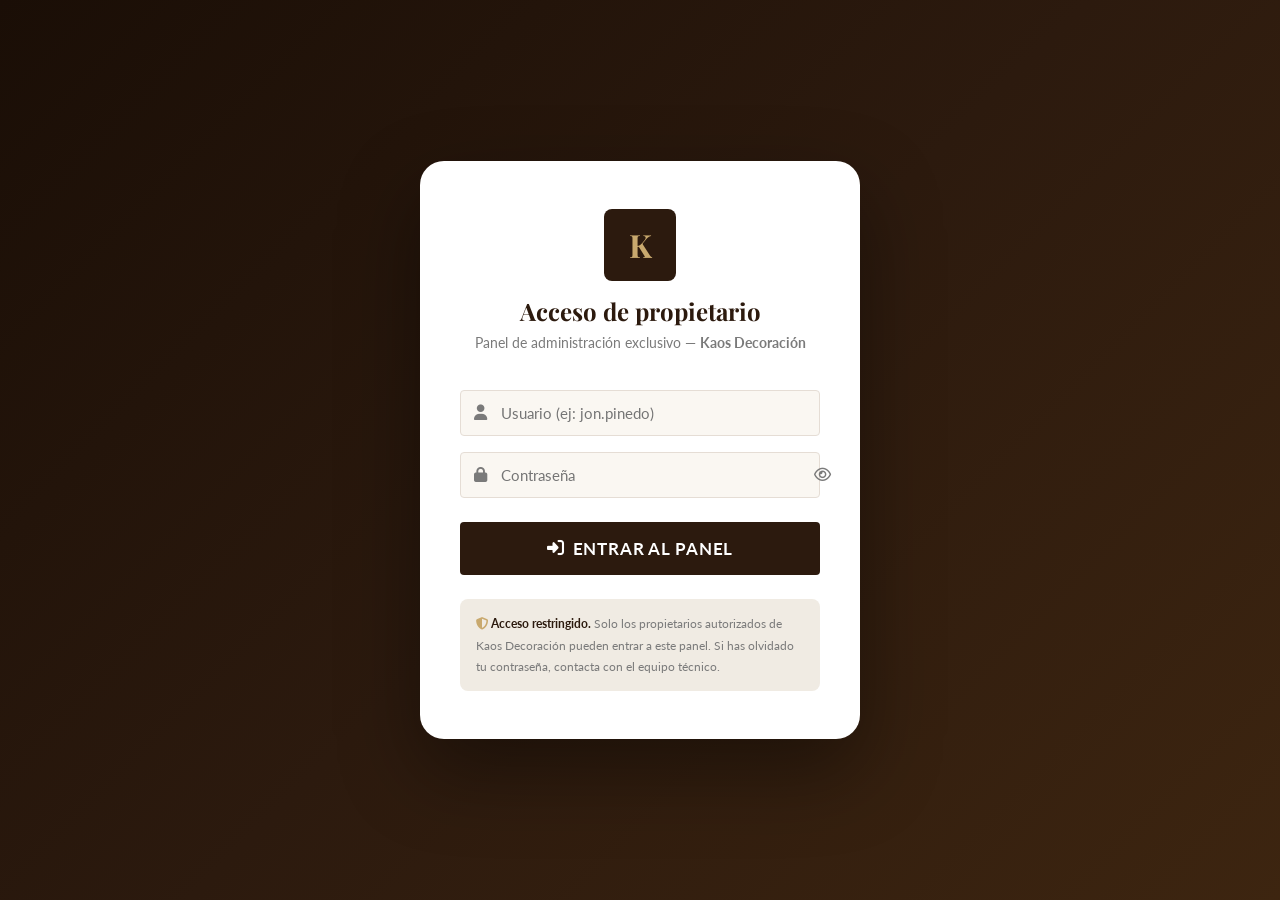
<file: admin.html>
﻿<!DOCTYPE html>
<html lang="es">
<head>
  <meta charset="UTF-8">
  <meta name="viewport" content="width=device-width, initial-scale=1.0">
  <title>Panel Admin — Kaos Decoración</title>
  <link rel="stylesheet" href="css/style.css">
  <link rel="stylesheet" href="https://cdnjs.cloudflare.com/ajax/libs/font-awesome/6.4.0/css/all.min.css">
  <link rel="icon" type="image/svg+xml" href="data:image/svg+xml,<svg xmlns='http://www.w3.org/2000/svg' viewBox='0 0 100 100'><rect width='100' height='100' rx='12' fill='%232C1A0E'/><text y='.9em' font-size='70' x='15' fill='%23C9A96E'>K</text></svg>">
  <style>
    /* ─── Login Gate ─── */
    #admin-login-gate {
      position: fixed; inset: 0; z-index: 9999;
      background: linear-gradient(135deg, #1A0E06 0%, #2C1A0E 50%, #3D2510 100%);
      display: flex; align-items: center; justify-content: center; padding: 24px;
    }
    .login-gate-card {
      background: var(--c-white); border-radius: var(--radius-xl);
      padding: 48px 40px; width: 100%; max-width: 440px;
      box-shadow: 0 32px 80px rgba(0,0,0,.4);
      animation: slideUp .5s ease both;
    }
    .login-gate-header { text-align: center; margin-bottom: 36px; }
    .login-gate-logo {
      width: 72px; height: 72px; background: var(--c-primary);
      border-radius: var(--radius-md); display: flex; align-items: center;
      justify-content: center; margin: 0 auto 16px;
      font-family: var(--ff-heading); font-size: 2rem; font-weight: 700;
      color: var(--c-gold);
    }
    .login-gate-header h2 { font-size: 1.5rem; margin-bottom: 6px; }
    .login-gate-header p { color: var(--c-gray); font-size: .88rem; }
    .login-input-group { position: relative; margin-bottom: 16px; }
    .login-input-group i {
      position: absolute; left: 14px; top: 50%; transform: translateY(-50%);
      color: var(--c-gray); font-size: .95rem; pointer-events: none;
    }
    .login-input-group input {
      width: 100%; padding: 13px 14px 13px 40px;
      border: 1.5px solid var(--c-border); border-radius: var(--radius-sm);
      font-size: .95rem; outline: none; transition: border-color .2s, box-shadow .2s;
      background: var(--c-bg);
    }
    .login-input-group input:focus {
      border-color: var(--c-gold);
      box-shadow: 0 0 0 3px rgba(201,169,110,.15);
    }
    .login-input-group .toggle-pass {
      position: absolute; right: 12px; top: 50%; transform: translateY(-50%);
      color: var(--c-gray); cursor: pointer; padding: 4px;
    }
    #login-error {
      background: rgba(192,57,43,.1); border: 1px solid rgba(192,57,43,.3);
      color: var(--c-error); border-radius: var(--radius-sm);
      padding: 10px 14px; font-size: .85rem; margin-bottom: 16px;
      display: none; align-items: center; gap: 8px;
    }
    .owner-hint {
      margin-top: 24px; padding: 14px 16px;
      background: var(--c-light-gray); border-radius: var(--radius-md);
      font-size: .78rem; color: var(--c-gray); line-height: 1.7;
    }
    .owner-hint strong { color: var(--c-primary); }

    /* ─── Sidebar ─── */
    .admin-sidebar {
      width: 250px; min-height: 100vh; background: var(--c-primary);
      position: fixed; top: 0; left: 0; z-index: 900;
      display: flex; flex-direction: column; padding: 24px 0;
      transition: transform .3s ease;
    }
    .admin-sidebar-logo {
      padding: 0 20px 24px; border-bottom: 1px solid rgba(255,255,255,.1);
      margin-bottom: 16px;
    }
    .admin-sidebar-logo .logo-mark { background: var(--c-gold); }
    .admin-sidebar-logo .logo-text strong { color: var(--c-white); }
    .admin-sidebar-logo .logo-text span { color: rgba(255,255,255,.4); }
    .admin-nav-item {
      display: flex; align-items: center; gap: 10px;
      padding: 11px 20px; font-size: .875rem; font-weight: 700;
      color: rgba(255,255,255,.6); cursor: pointer;
      transition: all .2s; border-left: 3px solid transparent;
      text-decoration: none;
    }
    .admin-nav-item:hover, .admin-nav-item.active {
      background: rgba(255,255,255,.08); color: var(--c-white);
      border-left-color: var(--c-gold);
    }
    .admin-nav-item i { width: 18px; text-align: center; color: var(--c-gold); }
    .admin-nav-section {
      padding: 14px 20px 6px; font-size: .7rem; letter-spacing: .12em;
      text-transform: uppercase; color: rgba(255,255,255,.3);
    }
    /* Session card in sidebar */
    .admin-session-card {
      margin: 0 12px 16px; padding: 14px 16px;
      background: rgba(255,255,255,.07); border-radius: var(--radius-md);
      border: 1px solid rgba(255,255,255,.1);
    }
    .admin-session-avatar {
      width: 38px; height: 38px; border-radius: 50%;
      background: var(--c-gold); color: var(--c-white);
      font-size: .85rem; font-weight: 700;
      display: flex; align-items: center; justify-content: center;
      flex-shrink: 0;
    }

    /* ══ APPEARANCE EDITOR ══ */
    #section-appearance { padding: 0 !important; background: none !important; border: none !important; box-shadow: none !important; }

    /* Top bar */
    .ape-header {
      display: flex; align-items: center; gap: 16px; flex-wrap: wrap;
      padding: 18px 24px; background: #fff;
      border: 1px solid var(--c-border); border-radius: 12px;
      margin-bottom: 0;
    }
    .ape-header-left { display: flex; align-items: center; gap: 14px; flex: 1; min-width: 0; }
    .ape-header-icon { width: 40px; height: 40px; background: linear-gradient(135deg,#2C1A0E,#5a3520); border-radius: 10px; display: flex; align-items: center; justify-content: center; flex-shrink: 0; }
    .ape-header-icon i { color: #C9A96E; font-size: 1rem; }
    .ape-header-left h3 { font-size: 1rem; margin: 0 0 1px; }
    .ape-header-left p  { font-size: .76rem; color: var(--c-gray); margin: 0; }
    .ape-status {
      display: inline-flex; align-items: center; gap: 6px;
      padding: 6px 14px; border-radius: 20px; font-size: .78rem; font-weight: 700;
      transition: all .3s;
    }
    .ape-status.saved    { background: rgba(74,124,89,.1);  color: #3a7a50; }
    .ape-status.unsaved  { background: rgba(220,140,40,.12); color: #b86a0a; }
    .ape-header-actions { display: flex; gap: 10px; align-items: center; }
    .ape-btn-ghost { padding: 8px 18px; background: none; border: 1.5px solid var(--c-border); border-radius: 8px; font-size: .82rem; font-weight: 700; color: var(--c-gray); cursor: pointer; transition: all .18s; }
    .ape-btn-ghost:hover { border-color: var(--c-error); color: var(--c-error); }
    .ape-btn-save { padding: 9px 22px; background: var(--c-primary); color: #fff; border: none; border-radius: 8px; font-size: .85rem; font-weight: 700; cursor: pointer; display: flex; align-items: center; gap: 7px; transition: opacity .18s; }
    .ape-btn-save:hover { opacity: .85; }
    .ape-btn-save.saving { opacity: .6; pointer-events: none; }

    /* Split body */
    .ape-body { display: flex; min-height: 600px; border: 1px solid var(--c-border); border-top: none; }

    /* Editor panel */
    .ape-editor {
      width: 380px; flex-shrink: 0; background: #fff;
      border-right: 1px solid var(--c-border);
      display: flex; flex-direction: column;
      overflow-y: auto; height: 70vh;
    }
    /* Full-width tab nav */
    .ape-tabs-bar {
      display: grid;
      grid-template-columns: repeat(6, 1fr);
      background: #fff;
      border: 1px solid var(--c-border);
      border-radius: 0;
      margin-top: 0;
    }
    .ape-tab {
      padding: 13px 6px; background: none; border: none; border-bottom: 3px solid transparent;
      font-size: .79rem; font-weight: 700; color: var(--c-gray); cursor: pointer;
      transition: all .18s; display: flex; align-items: center; justify-content: center; gap: 5px;
      margin-bottom: -2px; white-space: nowrap;
    }
    .ape-tab:hover { color: var(--c-primary); background: rgba(201,169,110,.05); }
    .ape-tab.active { color: var(--c-primary); border-bottom-color: var(--c-gold); background: rgba(201,169,110,.07); }
    .ape-tab i { font-size: .76rem; }
    .ape-tab-content { flex: 1; overflow-y: auto; padding: 24px 20px; }
    .ape-panel-desc { font-size: .8rem; color: var(--c-gray); margin: 0 0 18px; line-height: 1.5; }
    .ape-section-label { font-size: .7rem; font-weight: 700; letter-spacing: .1em; text-transform: uppercase; color: var(--c-gray); margin: 20px 0 10px; }
    .ape-section-label:first-child { margin-top: 0; }

    /* Theme cards */
    .ape-themes-grid { display: grid; grid-template-columns: 1fr 1fr; gap: 10px; }
    .ap-theme-card {
      border: 2px solid var(--c-border); border-radius: 12px; overflow: hidden;
      cursor: pointer; transition: all .2s; background: #fff;
    }
    .ap-theme-card:hover { border-color: var(--c-gold); transform: translateY(-2px); box-shadow: 0 6px 20px rgba(0,0,0,.1); }
    .ap-theme-card.active { border-color: var(--c-gold); box-shadow: 0 0 0 3px rgba(201,169,110,.22); }
    .ap-theme-card.active .ap-theme-name::after { content: ' ✓'; }
    .ap-theme-preview { height: 72px; overflow: hidden; display: flex; flex-direction: column; }
    .apt-bar { height: 20px; flex-shrink: 0; }
    .apt-body { flex: 1; padding: 7px 8px; display: flex; flex-direction: column; gap: 4px; }
    .apt-title { height: 7px; border-radius: 3px; width: 65%; }
    .apt-text  { height: 4px; border-radius: 2px; width: 85%; opacity: .4; }
    .apt-btn   { height: 11px; border-radius: 3px; width: 38%; margin-top: 2px; }
    .ap-theme-dots { display: flex; gap: 4px; padding: 8px 10px 5px; }
    .ap-theme-dots span { width: 13px; height: 13px; border-radius: 50%; border: 1px solid rgba(0,0,0,.1); flex-shrink: 0; }
    .ap-theme-name { font-size: .72rem; font-weight: 700; text-align: center; color: var(--c-primary); padding: 0 8px 8px; }

    /* Color rows */
    .ap-color-row {
      display: flex; align-items: center; gap: 12px; padding: 11px 13px;
      border: 1.5px solid var(--c-border); border-radius: 11px; cursor: pointer;
      transition: all .18s; margin-bottom: 9px;
    }
    .ap-color-row:hover { border-color: var(--c-gold); background: rgba(201,169,110,.03); }
    .ap-swatch-wrap { position: relative; width: 40px; height: 40px; flex-shrink: 0; }
    .ap-swatch { width: 40px; height: 40px; border-radius: 9px; transition: transform .18s; box-shadow: 0 2px 8px rgba(0,0,0,.12); }
    .ap-color-row:hover .ap-swatch { transform: scale(1.1); }
    .ap-color-info { flex: 1; min-width: 0; }
    .ap-color-info strong { font-size: .83rem; display: block; }
    .ap-color-info span { font-size: .73rem; color: var(--c-gray); }
    .ap-hex-chip { font-size: .72rem; font-family: monospace; background: #f0f0f0; padding: 3px 8px; border-radius: 6px; letter-spacing: .04em; flex-shrink: 0; }

    /* Palette bar */
    .ap-palette-bar { display: flex; border-radius: 10px; overflow: hidden; height: 32px; border: 1px solid rgba(0,0,0,.07); margin-top: 18px; }
    .ap-palette-bar div { flex: 1; }

    /* Font options */
    .ap-font-option {
      display: flex; align-items: center; gap: 10px; padding: 11px 13px;
      border: 1.5px solid var(--c-border); border-radius: 11px; cursor: pointer;
      transition: all .18s; user-select: none; margin-bottom: 8px;
    }
    .ap-font-option:hover { border-color: var(--c-gold); background: rgba(201,169,110,.03); }
    .ap-font-option input[type=radio] { display: none; }
    .ap-font-option.selected { border-color: var(--c-gold); background: rgba(201,169,110,.07); }
    .ap-font-option.selected .ap-font-check { opacity: 1; }
    .ap-font-name { flex: 1; font-size: .93rem; font-weight: 700; }
    .ap-font-sample { font-size: .7rem; color: var(--c-gray); margin-top: 1px; }
    .ap-font-tag { font-size: .65rem; background: #f2f2f2; color: #888; padding: 2px 7px; border-radius: 10px; white-space: nowrap; flex-shrink: 0; }
    .ap-font-check { width: 18px; height: 18px; border-radius: 50%; background: var(--c-gold); display: flex; align-items: center; justify-content: center; opacity: 0; transition: opacity .18s; flex-shrink: 0; }
    .ap-font-check i { font-size: .55rem; color: #fff; }

    /* Preview panel */
    .ape-preview { flex: 1; background: #F0EEE9; display: flex; flex-direction: column; align-items: center; padding: 28px 24px; gap: 16px; overflow-y: auto; }
    .ape-device-bar { display: flex; background: #fff; border-radius: 30px; padding: 4px; gap: 2px; box-shadow: 0 2px 12px rgba(0,0,0,.08); }
    .ape-device-btn { width: 36px; height: 36px; border: none; background: none; border-radius: 24px; cursor: pointer; color: #999; transition: all .18s; display: flex; align-items: center; justify-content: center; }
    .ape-device-btn.active { background: var(--c-primary); color: #fff; }
    .ape-device-btn:hover:not(.active) { background: #f0f0f0; color: var(--c-primary); }

    /* Browser frame */
    .ape-browser { background: #fff; border-radius: 14px; overflow: hidden; box-shadow: 0 16px 48px rgba(0,0,0,.14); transition: max-width .3s ease; width: 100%; }
    .ape-browser.tablet  { max-width: 620px; }
    .ape-browser.mobile  { max-width: 360px; }
    .ape-browser.desktop { max-width: 100%; }
    .ape-chrome { background: #e8e8e8; padding: 10px 16px; display: flex; align-items: center; gap: 10px; }
    .ape-chrome-dots { display: flex; gap: 6px; }
    .ape-chrome-dots span { width: 11px; height: 11px; border-radius: 50%; }
    .ape-url { flex: 1; background: #fff; border-radius: 20px; padding: 4px 14px; font-size: .7rem; color: #888; border: 1px solid #ddd; }
    .ape-browser-inner { overflow: hidden; }

    /* Preview content */
    .apv-promo { padding: 7px; text-align: center; font-size: .7rem; font-weight: 700; letter-spacing: .04em; }
    .apv-nav { padding: 13px 24px; display: flex; align-items: center; justify-content: space-between; }
    .apv-logo-mark { width: 34px; height: 34px; border-radius: 7px; display: flex; align-items: center; justify-content: center; font-weight: 900; font-size: 1rem; flex-shrink: 0; }
    .apv-logo-text { margin-left: 9px; }
    .apv-brand { font-weight: 700; font-size: .88rem; }
    .apv-subbrand { font-size: .62rem; opacity: .45; }
    .apv-nav-links { display: flex; gap: 16px; align-items: center; }
    .apv-nav-link { font-size: .72rem; font-weight: 600; opacity: .7; }
    .apv-nav-btn { padding: 6px 16px; border-radius: 20px; font-size: .7rem; font-weight: 700; }
    .apv-hero { padding: 40px 28px; text-align: center; }
    .apv-eyebrow { font-size: .65rem; font-weight: 700; letter-spacing: .16em; text-transform: uppercase; margin-bottom: 10px; opacity: .55; }
    .apv-title { font-size: 1.7rem; font-weight: 700; line-height: 1.18; margin-bottom: 12px; }
    .apv-body { font-size: .78rem; line-height: 1.65; opacity: .65; max-width: 300px; margin: 0 auto 22px; }
    .apv-hero-btns { display: flex; gap: 10px; justify-content: center; flex-wrap: wrap; }
    .apv-btn-solid { padding: 10px 22px; border-radius: 8px; font-size: .75rem; font-weight: 700; }
    .apv-btn-outline { padding: 9px 22px; border-radius: 8px; font-size: .75rem; font-weight: 700; border: 2px solid; }
    .apv-products { padding: 20px 20px 30px; display: grid; grid-template-columns: repeat(3,1fr); gap: 12px; }
    .apv-card { border-radius: 10px; overflow: hidden; border: 1px solid rgba(0,0,0,.07); }
    .apv-card-img { height: 80px; display: flex; align-items: center; justify-content: center; }
    .apv-card-body { padding: 9px 10px; }
    .apv-card-name { font-size: .72rem; font-weight: 700; margin-bottom: 4px; }
    .apv-card-price { font-size: .78rem; font-weight: 700; }
    .apv-mini-btn { margin-top: 7px; font-size: .62rem; font-weight: 700; text-align: center; padding: 5px 8px; color: #fff; cursor: default; letter-spacing: .03em; }
    .apv-footer { padding: 18px 24px; display: flex; align-items: center; justify-content: space-between; flex-wrap: wrap; gap: 8px; }
    .apv-footer-brand { font-size: .75rem; font-weight: 700; }
    .apv-footer-text { font-size: .68rem; opacity: .4; }

    /* Style option tiles */
    .ap-option-group { display: flex; flex-direction: column; gap: 10px; margin-bottom: 20px; }
    .ap-option-label { font-size: .72rem; font-weight: 700; letter-spacing: .09em; text-transform: uppercase; color: var(--c-gray); margin-bottom: 6px; display: flex; align-items: center; gap: 6px; }
    .ap-option-label i { font-size: .75rem; }
    .ap-tiles { display: flex; gap: 8px; flex-wrap: wrap; }
    .ap-tile {
      flex: 1; min-width: 60px; padding: 10px 8px; border: 1.5px solid var(--c-border);
      border-radius: 10px; cursor: pointer; transition: all .18s; text-align: center;
      background: #fff;
    }
    .ap-tile:hover { border-color: var(--c-gold); background: rgba(201,169,110,.04); }
    .ap-tile.selected { border-color: var(--c-gold); background: rgba(201,169,110,.09); }
    .ap-tile-icon { font-size: 1.2rem; margin-bottom: 4px; display: block; }
    .ap-tile-name { font-size: .68rem; font-weight: 700; color: var(--c-primary); white-space: nowrap; }
    .ap-tile-sub  { font-size: .62rem; color: var(--c-gray); }

    /* Shadow tiles */
    .ap-shadow-demo { height: 28px; border-radius: 6px; background: #fff; margin-bottom: 6px; border: 1px solid rgba(0,0,0,.06); }

    /* Range slider */
    .ap-range-wrap { position: relative; padding: 4px 0 20px; }
    .ap-range { width: 100%; height: 4px; border-radius: 2px; background: var(--c-border); accent-color: var(--c-gold); cursor: pointer; }
    .ap-range-labels { display: flex; justify-content: space-between; font-size: .68rem; color: var(--c-gray); margin-top: 6px; }

    /* Toggle switch */
    .ap-toggle-row { display: flex; align-items: center; justify-content: space-between; padding: 10px 0; border-bottom: 1px solid var(--c-border); }
    .ap-toggle-row:last-child { border-bottom: none; }
    .ap-toggle-info strong { font-size: .85rem; display: block; }
    .ap-toggle-info span { font-size: .75rem; color: var(--c-gray); }
    .ap-switch { position: relative; width: 40px; height: 22px; flex-shrink: 0; }
    .ap-switch input { opacity: 0; width: 0; height: 0; }
    .ap-switch-track { position: absolute; inset: 0; border-radius: 22px; background: #ccc; cursor: pointer; transition: .2s; }
    .ap-switch input:checked + .ap-switch-track { background: var(--c-gold); }
    .ap-switch-track::before { content: ''; position: absolute; width: 16px; height: 16px; left: 3px; top: 3px; background: #fff; border-radius: 50%; transition: .2s; }
    .ap-switch input:checked + .ap-switch-track::before { transform: translateX(18px); }

    /* Custom CSS textarea */
    .ap-css-editor { width: 100%; min-height: 160px; font-family: 'Courier New', monospace; font-size: .8rem; padding: 14px; border: 1.5px solid var(--c-border); border-radius: 10px; resize: vertical; background: #1e1e2e; color: #cdd6f4; line-height: 1.6; outline: none; }
    .ap-css-editor:focus { border-color: var(--c-gold); }

    /* ── Content Editor ── */
    .ct-tab { padding: 11px 18px; border: none; background: none; cursor: pointer; font-size: .82rem; font-weight: 700; color: var(--c-gray); border-bottom: 3px solid transparent; transition: all .18s; display: flex; align-items: center; gap: 6px; }
    .ct-tab:hover { color: var(--c-primary); }
    .ct-tab.active { color: var(--c-primary); border-bottom-color: var(--c-gold); background: #fff; }
    .ct-tab i { font-size: .74rem; }
    .ct-section-hdr { font-size: .7rem; font-weight: 900; text-transform: uppercase; letter-spacing: .1em; color: var(--c-gray); border-bottom: 1px solid var(--c-border); padding-bottom: 8px; margin: 28px 0 16px; }
    .ct-section-hdr:first-child { margin-top: 0; }
    .ct-grid-1 { display: flex; flex-direction: column; gap: 12px; margin-bottom: 4px; }
    .ct-grid-2 { display: grid; grid-template-columns: 1fr 1fr; gap: 12px; margin-bottom: 4px; }
    @media (max-width: 700px) { .ct-grid-2 { grid-template-columns: 1fr; } }
    .ct-field { display: flex; flex-direction: column; gap: 5px; }
    .ct-label { font-size: .78rem; font-weight: 700; color: var(--c-primary); display: flex; align-items: center; gap: 6px; flex-wrap: wrap; }
    .ct-key { background: var(--c-primary); color: var(--c-gold); border-radius: 4px; padding: 1px 6px; font-size: .65rem; font-family: monospace; font-style: normal; letter-spacing: .02em; }
    .ct-input, .ct-textarea { width: 100%; padding: 9px 12px; border: 1.5px solid var(--c-border); border-radius: 8px; font-size: .875rem; outline: none; font-family: inherit; transition: border-color .18s, box-shadow .18s; background: #fafafa; color: var(--c-text); resize: vertical; }
    .ct-input:focus, .ct-textarea:focus { border-color: var(--c-gold); box-shadow: 0 0 0 3px rgba(201,169,110,.12); background: #fff; }
    .ct-input.modified, .ct-textarea.modified { border-color: var(--c-gold); background: rgba(201,169,110,.04); }
    .ap-info-box { background: rgba(201,169,110,.08); border: 1px solid rgba(201,169,110,.25); border-radius: 10px; padding: 12px 14px; font-size: .78rem; color: var(--c-primary); margin-bottom: 14px; }
    .ap-info-box i { color: var(--c-gold); margin-right: 6px; }

    /* ── Texts Tab (apt-*) ── */
    .apt-summary {
      cursor: pointer; list-style: none; display: flex; align-items: center; gap: 8px;
      padding: 11px 14px; font-size: .82rem; font-weight: 700; color: var(--c-primary);
      background: #fafafa; border: 1.5px solid var(--c-border); border-radius: 10px;
      margin-bottom: 0; user-select: none; transition: all .18s;
    }
    .apt-summary::-webkit-details-marker { display: none; }
    .apt-summary::after { content: '\f078'; font-family: 'Font Awesome 6 Free'; font-weight: 900; font-size: .6rem; margin-left: auto; color: var(--c-gray); transition: transform .2s; }
    details[open] > .apt-summary::after { transform: rotate(180deg); }
    details[open] > .apt-summary { border-radius: 10px 10px 0 0; border-bottom-color: transparent; background: rgba(201,169,110,.06); }
    .apt-summary i { color: var(--c-gold); font-size: .8rem; }
    .apt-group {
      border: 1.5px solid var(--c-border); border-top: none;
      border-radius: 0 0 10px 10px; padding: 14px 14px 10px;
      display: flex; flex-direction: column; gap: 10px; margin-bottom: 10px;
    }
    .apt-2col { display: grid; grid-template-columns: 1fr 1fr; gap: 10px; }
    @media (max-width: 540px) { .apt-2col { grid-template-columns: 1fr; } }
    .apt-row { display: flex; flex-direction: column; gap: 4px; }
    .apt-label {
      font-size: .73rem; font-weight: 700; color: var(--c-primary);
      display: flex; align-items: center; gap: 5px; flex-wrap: wrap;
    }
    .apt-hint { font-weight: 400; font-style: italic; color: var(--c-gray); font-size: .68rem; }
    .apt-input {
      width: 100%; padding: 7px 10px; border: 1.5px solid var(--c-border); border-radius: 7px;
      font-size: .82rem; font-family: inherit; color: var(--c-text); background: #fafafa;
      outline: none; transition: border-color .18s, box-shadow .18s; resize: vertical;
    }
    .apt-input:focus { border-color: var(--c-gold); box-shadow: 0 0 0 3px rgba(201,169,110,.12); background: #fff; }
    .apt-input.modified { border-color: var(--c-gold); background: rgba(201,169,110,.04); }
    .apt-ta { min-height: 60px; }

    @media (max-width: 960px) {
      .ape-body { flex-direction: column; }
      .ape-editor { width: 100%; position: static; height: auto; }
    }

    /* ─── Main ─── */
    .admin-main { margin-left: 250px; min-height: 100vh; background: var(--c-bg); }
    .admin-topbar {
      background: var(--c-white); border-bottom: 1px solid var(--c-border);
      padding: 16px 32px; display: flex; align-items: center;
      justify-content: space-between; position: sticky; top: 0; z-index: 100;
      gap: 12px;
    }
    .admin-page-section { display: none; }
    .admin-page-section.active { display: block; }

    /* ─── Tables ─── */
    .data-table { width: 100%; border-collapse: collapse; }
    .data-table th {
      text-align: left; padding: 12px 16px; font-size: .75rem;
      font-weight: 700; letter-spacing: .08em; text-transform: uppercase;
      color: var(--c-gray); background: var(--c-light-gray);
      border-bottom: 1px solid var(--c-border);
    }
    .data-table td { padding: 13px 16px; border-bottom: 1px solid var(--c-border); font-size: .88rem; vertical-align: middle; }
    .data-table tr:last-child td { border-bottom: none; }
    .data-table tr:hover td { background: rgba(201,169,110,.04); }
    .product-thumb { width: 46px; height: 46px; border-radius: var(--radius-sm); object-fit: cover; }
    .stock-badge { display: inline-block; padding: 3px 10px; border-radius: 12px; font-size: .72rem; font-weight: 700; }
    .stock-ok  { background: rgba(74,124,89,.12);  color: var(--c-success); }
    .stock-low { background: rgba(192,57,43,.12);  color: var(--c-error); }
    .stock-med { background: rgba(241,196,15,.12); color: #d4a017; }
    .act-btn { background: none; border: 1px solid var(--c-border); border-radius: var(--radius-sm); padding: 5px 10px; font-size: .78rem; color: var(--c-primary); cursor: pointer; transition: all .2s; }
    .act-btn:hover { background: var(--c-primary); color: var(--c-white); border-color: var(--c-primary); }
    .del-btn { background: none; border: 1px solid rgba(192,57,43,.3); border-radius: var(--radius-sm); padding: 5px 10px; font-size: .78rem; color: var(--c-error); cursor: pointer; transition: all .2s; }
    .del-btn:hover { background: var(--c-error); color: var(--c-white); }

    /* ─── Image upload zone ─── */
    .img-upload-zone {
      border: 2px dashed var(--c-border); border-radius: var(--radius-md);
      padding: 28px; text-align: center; cursor: pointer;
      transition: all .2s; background: var(--c-light-gray);
    }
    .img-upload-zone:hover, .img-upload-zone.dragover {
      border-color: var(--c-gold); background: rgba(201,169,110,.08);
    }
    .img-preview-grid { display: grid; grid-template-columns: repeat(4,1fr); gap: 10px; margin-top: 12px; }
    .img-preview-item { position: relative; aspect-ratio:1; border-radius: var(--radius-sm); overflow: hidden; }
    .img-preview-item img { width:100%; height:100%; object-fit:cover; }
    .img-preview-item .remove-img {
      position: absolute; top: 4px; right: 4px; width: 22px; height: 22px;
      border-radius: 50%; background: rgba(192,57,43,.9); color: #fff;
      font-size: .7rem; display: flex; align-items: center; justify-content: center;
      cursor: pointer;
    }

    /* ─── Modal ─── */
    .modal-overlay {
      position: fixed; inset: 0; background: rgba(0,0,0,.5);
      z-index: 2000; display: flex; align-items: center; justify-content: center; padding: 20px;
    }
    .modal-box {
      background: var(--c-white); border-radius: var(--radius-xl);
      padding: 36px; max-width: 580px; width: 100%; max-height: 90vh; overflow-y: auto;
      animation: slideUp .3s ease;
    }

    /* ═══════════════════════════════
       CRM STYLES
    ═══════════════════════════════ */
    .crm-stats { display:grid; grid-template-columns:repeat(5,1fr); gap:14px; margin-bottom:28px; }
    .crm-stat {
      background:var(--c-white); border:1px solid var(--c-border); border-radius:var(--radius-lg);
      padding:18px 16px; text-align:center;
    }
    .crm-stat strong { display:block; font-family:var(--ff-heading); font-size:1.6rem; color:var(--c-primary); }
    .crm-stat span { font-size:.75rem; color:var(--c-gray); text-transform:uppercase; letter-spacing:.06em; }
    .crm-stat.highlight { background:var(--c-primary); border-color:var(--c-primary); }
    .crm-stat.highlight strong, .crm-stat.highlight span { color:var(--c-white); }
    .crm-stat.highlight strong { color:var(--c-gold); }

    .crm-toolbar {
      display:flex; align-items:center; gap:12px; flex-wrap:wrap;
      margin-bottom:20px;
    }
    .crm-search {
      flex:1; min-width:200px; display:flex; align-items:center; gap:8px;
      background:var(--c-white); border:1.5px solid var(--c-border); border-radius:var(--radius-md);
      padding:8px 14px;
    }
    .crm-search input {
      flex:1; border:none; background:none; outline:none; font-size:.88rem; color:var(--c-dark);
    }
    .crm-search i { color:var(--c-gray); font-size:.9rem; }
    .crm-filter-tabs { display:flex; gap:6px; flex-wrap:wrap; }
    .crm-filter-tab {
      padding:7px 14px; border-radius:20px; font-size:.8rem; font-weight:700;
      color:var(--c-gray); border:1.5px solid var(--c-border); cursor:pointer;
      transition:all .2s;
    }
    .crm-filter-tab:hover { border-color:var(--c-primary); color:var(--c-primary); }
    .crm-filter-tab.active { background:var(--c-primary); color:var(--c-white); border-color:var(--c-primary); }
    .crm-view-btns { display:flex; gap:4px; }
    .crm-view-btn {
      width:34px; height:34px; border-radius:var(--radius-sm); border:1.5px solid var(--c-border);
      display:flex; align-items:center; justify-content:center; font-size:.85rem;
      color:var(--c-gray); cursor:pointer; transition:all .2s;
    }
    .crm-view-btn.active { background:var(--c-primary); color:var(--c-white); border-color:var(--c-primary); }

    /* ── Contacts Table ── */
    .crm-table { width:100%; border-collapse:collapse; }
    .crm-table thead th {
      text-align:left; padding:10px 14px; font-size:.75rem; font-weight:700;
      letter-spacing:.08em; text-transform:uppercase; color:var(--c-gray);
      background:var(--c-light-gray); border-bottom:1px solid var(--c-border);
    }
    .crm-table tbody tr {
      border-bottom:1px solid var(--c-border); cursor:pointer;
      transition:background .15s;
    }
    .crm-table tbody tr:hover { background:rgba(201,169,110,.04); }
    .crm-table tbody tr:last-child { border-bottom:none; }
    .crm-table td { padding:12px 14px; font-size:.88rem; vertical-align:middle; }
    .crm-avatar {
      width:36px; height:36px; border-radius:50%;
      background:var(--c-primary); color:var(--c-gold);
      font-family:var(--ff-heading); font-weight:700; font-size:.95rem;
      display:inline-flex; align-items:center; justify-content:center; flex-shrink:0;
    }
    .crm-name-cell { display:flex; align-items:center; gap:10px; }
    .crm-name-cell strong { display:block; color:var(--c-primary); font-size:.9rem; }
    .crm-name-cell span { font-size:.78rem; color:var(--c-gray); }

    /* Stage badges */
    .crm-stage {
      display:inline-block; padding:3px 10px; border-radius:20px;
      font-size:.72rem; font-weight:700; text-transform:uppercase; letter-spacing:.05em;
    }
    .crm-stage.lead        { background:rgba(52,152,219,.12); color:#2980b9; }
    .crm-stage.prospecto   { background:rgba(155,89,182,.12); color:#8e44ad; }
    .crm-stage.cliente     { background:rgba(74,124,89,.12);  color:var(--c-success); }
    .crm-stage.vip         { background:rgba(201,169,110,.18); color:var(--c-gold-dark); }
    .crm-stage.inactivo    { background:rgba(127,140,141,.12); color:#7f8c8d; }

    /* Tags */
    .crm-tag {
      display:inline-block; padding:2px 8px; border-radius:10px;
      font-size:.7rem; font-weight:700; background:var(--c-light-gray); color:var(--c-gray);
      margin:1px;
    }
    .crm-tag.vip-tag    { background:rgba(201,169,110,.2); color:var(--c-gold-dark); }
    .crm-tag.nuevo-tag  { background:rgba(74,124,89,.15);  color:var(--c-success); }

    /* ── Pipeline Kanban ── */
    .crm-pipeline { display:grid; grid-template-columns:repeat(5,1fr); gap:14px; align-items:start; }
    .crm-pipeline-col {
      background:var(--c-light-gray); border-radius:var(--radius-lg); padding:14px 12px;
    }
    .crm-pipeline-col-header {
      display:flex; align-items:center; justify-content:space-between; margin-bottom:12px;
    }
    .crm-pipeline-col-header h4 { font-size:.8rem; font-weight:700; text-transform:uppercase; letter-spacing:.06em; color:var(--c-primary); }
    .crm-pipeline-col-header .crm-col-count {
      width:22px; height:22px; border-radius:50%; background:var(--c-primary); color:var(--c-white);
      font-size:.72rem; font-weight:700; display:flex; align-items:center; justify-content:center;
    }
    .crm-kanban-card {
      background:var(--c-white); border-radius:var(--radius-md); padding:12px;
      margin-bottom:8px; border:1px solid var(--c-border); cursor:pointer;
      transition:all .2s; box-shadow:0 1px 4px rgba(0,0,0,.04);
    }
    .crm-kanban-card:hover { box-shadow:var(--shadow-md); transform:translateY(-1px); }
    .crm-kanban-card strong { display:block; font-size:.85rem; color:var(--c-primary); margin-bottom:4px; }
    .crm-kanban-card span { font-size:.75rem; color:var(--c-gray); }
    .crm-kanban-card .crm-kanban-value { font-family:var(--ff-heading); color:var(--c-gold); font-size:.88rem; font-weight:700; margin-top:6px; }

    /* ── Contact Detail Panel ── */
    .crm-detail-overlay {
      position:fixed; inset:0; background:rgba(0,0,0,.45); backdrop-filter:blur(3px);
      z-index:1050; opacity:0; pointer-events:none; transition:opacity .3s;
    }
    .crm-detail-overlay.open { opacity:1; pointer-events:auto; }
    .crm-detail-panel {
      position:fixed; top:0; right:-110%; width:min(480px,95vw); height:100vh;
      background:var(--c-white); z-index:1051; overflow-y:auto;
      box-shadow:-8px 0 48px rgba(0,0,0,.18);
      transition:right .35s cubic-bezier(.4,0,.2,1);
      display:flex; flex-direction:column;
    }
    .crm-detail-panel.open { right:0; }
    .crm-detail-header {
      display:flex; align-items:center; gap:14px; padding:24px;
      border-bottom:1px solid var(--c-border); flex-shrink:0; position:sticky; top:0;
      background:var(--c-white); z-index:2;
    }
    .crm-detail-avatar {
      width:52px; height:52px; border-radius:50%; flex-shrink:0;
      background:var(--c-primary); color:var(--c-gold);
      font-family:var(--ff-heading); font-size:1.3rem; font-weight:700;
      display:flex; align-items:center; justify-content:center;
    }
    .crm-detail-header-info { flex:1; min-width:0; }
    .crm-detail-header-info h3 { font-size:1.1rem; margin-bottom:3px; color:var(--c-primary); }
    .crm-detail-header-info span { font-size:.82rem; color:var(--c-gray); }
    .crm-detail-close {
      width:36px; height:36px; border-radius:50%; background:var(--c-light-gray);
      display:flex; align-items:center; justify-content:center; font-size:.9rem;
      color:var(--c-gray); cursor:pointer; transition:all .2s; flex-shrink:0;
    }
    .crm-detail-close:hover { background:var(--c-border); color:var(--c-primary); }
    .crm-detail-body { padding:24px; flex:1; }
    .crm-detail-section { margin-bottom:24px; }
    .crm-detail-section h4 {
      font-size:.75rem; font-weight:700; text-transform:uppercase; letter-spacing:.1em;
      color:var(--c-gray); margin-bottom:12px; padding-bottom:8px;
      border-bottom:1px solid var(--c-border);
    }
    .crm-info-row { display:flex; align-items:center; gap:10px; margin-bottom:10px; font-size:.88rem; }
    .crm-info-row i { width:18px; text-align:center; color:var(--c-gold); font-size:.9rem; }
    .crm-info-row a { color:var(--c-primary); transition:color .2s; }
    .crm-info-row a:hover { color:var(--c-gold); }
    .crm-metric-grid { display:grid; grid-template-columns:1fr 1fr 1fr; gap:10px; }
    .crm-metric-box {
      background:var(--c-light-gray); border-radius:var(--radius-md); padding:12px; text-align:center;
    }
    .crm-metric-box strong { display:block; font-family:var(--ff-heading); font-size:1.2rem; color:var(--c-primary); }
    .crm-metric-box span { font-size:.72rem; color:var(--c-gray); }
    .crm-stage-selector { display:flex; gap:6px; flex-wrap:wrap; }
    .crm-stage-btn {
      padding:6px 12px; border-radius:20px; font-size:.75rem; font-weight:700;
      border:1.5px solid var(--c-border); color:var(--c-gray); cursor:pointer; transition:all .2s;
    }
    .crm-stage-btn:hover { border-color:var(--c-primary); color:var(--c-primary); }
    .crm-stage-btn.active.lead        { background:rgba(52,152,219,.15); border-color:#2980b9; color:#2980b9; }
    .crm-stage-btn.active.prospecto   { background:rgba(155,89,182,.15); border-color:#8e44ad; color:#8e44ad; }
    .crm-stage-btn.active.cliente     { background:rgba(74,124,89,.15);  border-color:var(--c-success); color:var(--c-success); }
    .crm-stage-btn.active.vip         { background:rgba(201,169,110,.2); border-color:var(--c-gold); color:var(--c-gold-dark); }
    .crm-stage-btn.active.inactivo    { background:rgba(127,140,141,.15); border-color:#7f8c8d; color:#7f8c8d; }
    .crm-notes-list { display:flex; flex-direction:column; gap:10px; }
    .crm-note {
      background:var(--c-light-gray); border-radius:var(--radius-md); padding:12px 14px;
      font-size:.85rem; position:relative;
    }
    .crm-note .crm-note-meta { font-size:.73rem; color:var(--c-gray); margin-bottom:4px; }
    .crm-note p { color:var(--c-dark); line-height:1.5; margin:0; }
    .crm-note .crm-note-del {
      position:absolute; top:8px; right:8px; width:20px; height:20px; border-radius:50%;
      font-size:.7rem; color:var(--c-gray); display:flex; align-items:center; justify-content:center;
      cursor:pointer; transition:all .2s;
    }
    .crm-note .crm-note-del:hover { background:var(--c-error); color:var(--c-white); }
    .crm-note-form { display:flex; gap:8px; margin-top:12px; }
    .crm-note-form textarea {
      flex:1; padding:9px 12px; border:1.5px solid var(--c-border); border-radius:var(--radius-sm);
      font-size:.85rem; outline:none; resize:none; min-height:72px; font-family:inherit;
      transition:border-color .2s;
    }
    .crm-note-form textarea:focus { border-color:var(--c-gold); }
    .crm-orders-list { display:flex; flex-direction:column; gap:8px; }
    .crm-order-row {
      display:flex; align-items:center; justify-content:space-between;
      padding:10px 12px; background:var(--c-light-gray); border-radius:var(--radius-md);
      font-size:.84rem;
    }
    .crm-order-row strong { color:var(--c-primary); }
    .crm-order-row span { color:var(--c-gray); font-size:.78rem; }

    /* ── Add/Edit Modal ── */
    .crm-modal-overlay {
      position:fixed; inset:0; background:rgba(0,0,0,.5); backdrop-filter:blur(4px);
      z-index:1100; display:none; align-items:center; justify-content:center; padding:24px;
    }
    .crm-modal-overlay.open { display:flex; }
    .crm-modal {
      background:var(--c-white); border-radius:var(--radius-xl); padding:32px;
      width:100%; max-width:520px; max-height:90vh; overflow-y:auto;
      animation:slideUp .3s ease both;
    }
    .crm-modal h3 { font-size:1.3rem; margin-bottom:24px; }
    .crm-modal-grid { display:grid; grid-template-columns:1fr 1fr; gap:14px; margin-bottom:20px; }
    .crm-modal-grid .full { grid-column:1/-1; }
    .crm-modal label { display:block; font-size:.82rem; font-weight:700; color:var(--c-primary); margin-bottom:5px; }
    .crm-modal input, .crm-modal select {
      width:100%; padding:9px 12px; border:1.5px solid var(--c-border);
      border-radius:var(--radius-sm); font-size:.88rem; outline:none; background:var(--c-bg);
      transition:border-color .2s;
    }
    .crm-modal input:focus, .crm-modal select:focus { border-color:var(--c-gold); }
    .crm-modal-actions { display:flex; gap:10px; justify-content:flex-end; margin-top:8px; }

    @media (max-width: 960px) {
      .crm-stats { grid-template-columns:repeat(3,1fr); }
      .crm-pipeline { grid-template-columns:1fr 1fr; }
    }
    @media (max-width: 640px) {
      .crm-stats { grid-template-columns:1fr 1fr; }
      .crm-pipeline { grid-template-columns:1fr; }
      .crm-table thead { display:none; }
      .crm-table tbody tr { display:block; padding:12px; border-radius:var(--radius-md); margin-bottom:8px; border:1px solid var(--c-border); }
      .crm-table td { display:flex; padding:4px 0; font-size:.82rem; }
      .crm-metric-grid { grid-template-columns:1fr 1fr; }
    }

    /* ─── Custom Orders badge ─── */
    .notif-badge {
      min-width: 18px; height: 18px; border-radius: 9px;
      background: var(--c-error); color: #fff;
      font-size: .65rem; font-weight: 700;
      display: inline-flex; align-items: center; justify-content: center;
      padding: 0 5px; margin-left: auto;
    }

    /* ─── Sidebar overlay (mobile) ─── */
    .admin-sidebar-overlay {
      display: none; position: fixed; inset: 0; z-index: 899;
      background: rgba(0,0,0,.55); backdrop-filter: blur(3px);
    }
    .admin-sidebar-overlay.open { display: block; }

    /* ─── Sidebar close button (mobile) ─── */
    .admin-sidebar-close {
      display: none; position: absolute; top: 14px; right: 14px;
      width: 36px; height: 36px; border-radius: 50%;
      background: rgba(255,255,255,.12); color: rgba(255,255,255,.8);
      align-items: center; justify-content: center; font-size: .95rem;
      transition: background .2s; z-index: 1;
    }
    .admin-sidebar-close:hover { background: rgba(255,255,255,.22); color: #fff; }

    @media (max-width: 960px) {
      .admin-sidebar { transform: translateX(-100%); z-index: 900; }
      .admin-sidebar.open { transform: translateX(0); box-shadow: 8px 0 48px rgba(0,0,0,.35); }
      .admin-main { margin-left: 0; }
      #sidebar-toggle { display: flex !important; }
      .admin-sidebar-close { display: flex; }
    }
  </style>
</head>
<body>

<!-- ════════════════════════════════════════
     LOGIN GATE — Solo para propietarios
════════════════════════════════════════ -->
<div id="admin-login-gate">
  <div class="login-gate-card">
    <div class="login-gate-header">
      <div class="login-gate-logo">K</div>
      <h2>Acceso de propietario</h2>
      <p>Panel de administración exclusivo — <strong>Kaos Decoración</strong></p>
    </div>

    <div id="login-error"><i class="fas fa-exclamation-circle"></i><span id="login-error-msg"></span></div>

    <form id="admin-login-form" novalidate>
      <div class="login-input-group">
        <i class="fas fa-user"></i>
        <input type="text" id="admin-username" placeholder="Usuario (ej: jon.pinedo)" autocomplete="username" required>
      </div>
      <div class="login-input-group">
        <i class="fas fa-lock"></i>
        <input type="password" id="admin-password" placeholder="Contraseña" autocomplete="current-password" required>
        <span class="toggle-pass" onclick="togglePass()"><i class="far fa-eye" id="pass-eye"></i></span>
      </div>
      <button type="submit" class="btn btn--primary btn--full btn--lg" style="margin-top:8px">
        <i class="fas fa-sign-in-alt"></i> Entrar al panel
      </button>
    </form>

    <div class="owner-hint">
      <i class="fas fa-shield-halved" style="color:var(--c-gold)"></i>
      <strong>Acceso restringido.</strong> Solo los propietarios autorizados de Kaos Decoración pueden entrar a este panel.
      Si has olvidado tu contraseña, contacta con el equipo técnico.
    </div>
  </div>
</div>

<!-- ════════════════════════════════════════
     PANEL ADMIN (visible tras login)
════════════════════════════════════════ -->
<div id="admin-panel" style="display:none">

  <!-- Sidebar overlay (mobile) -->
  <div class="admin-sidebar-overlay" id="admin-sidebar-overlay"></div>

  <!-- Sidebar -->
  <aside class="admin-sidebar" id="admin-sidebar">
    <button class="admin-sidebar-close" id="admin-sidebar-close" aria-label="Cerrar menú">
      <i class="fas fa-times"></i>
    </button>
    <div class="admin-sidebar-logo">
      <a href="index.html" class="logo">
        <img src="img/logo.png" alt="Kaos Decoración" class="logo-img">
      </a>
    </div>

    <!-- Session info -->
    <div class="admin-session-card">
      <div style="display:flex;align-items:center;gap:10px">
        <div class="admin-session-avatar" id="sidebar-avatar">–</div>
        <div style="min-width:0">
          <strong style="display:block;font-size:.85rem;color:var(--c-white);white-space:nowrap;overflow:hidden;text-overflow:ellipsis" id="sidebar-name">–</strong>
          <span style="font-size:.72rem;color:var(--c-gold)" id="sidebar-role">–</span>
        </div>
      </div>
    </div>

    <div class="admin-nav-section">Principal</div>
    <div class="admin-nav-item active" data-section="dashboard"><i class="fas fa-chart-pie"></i> Dashboard</div>
    <div class="admin-nav-item" data-section="appearance"><i class="fas fa-palette"></i> Apariencia</div>
    <div class="admin-nav-item" data-section="content"><i class="fas fa-pen-to-square"></i> Contenido</div>
    <div class="admin-nav-item" data-section="customers"><i class="fas fa-users"></i> Clientes</div>
    <div class="admin-nav-item" data-section="orders"><i class="fas fa-box"></i> Pedidos</div>
    <div class="admin-nav-item" data-section="custom-orders">
      <i class="fas fa-wand-magic-sparkles"></i> Encargos personalizados
      <span class="notif-badge" id="custom-orders-badge" style="display:none">0</span>
    </div>

    <div class="admin-nav-section">Catálogo</div>
    <div class="admin-nav-item" data-section="products"><i class="fas fa-tag"></i> Productos</div>
    <div class="admin-nav-item" data-section="add-product"><i class="fas fa-plus-circle"></i> Añadir producto</div>
    <div class="admin-nav-item" data-section="categories"><i class="fas fa-folder"></i> Categorías</div>
    <div class="admin-nav-item" data-section="coupons"><i class="fas fa-percent"></i> Cupones</div>

    <div class="admin-nav-section">CRM</div>
    <div class="admin-nav-item" data-section="crm"><i class="fas fa-address-book"></i> CRM Clientes</div>

    <div class="admin-nav-section">Cuenta</div>
    <div class="admin-nav-item" data-section="settings"><i class="fas fa-cog"></i> Ajustes tienda</div>
    <div class="admin-nav-item" data-section="security"><i class="fas fa-lock"></i> Seguridad</div>

    <div style="margin-top:auto;padding:16px 12px 0;border-top:1px solid rgba(255,255,255,.1)">
      <a href="index.html" class="admin-nav-item" style="border-left:none">
        <i class="fas fa-store"></i> Ver tienda
      </a>
      <div class="admin-nav-item" id="btn-admin-logout" style="color:rgba(255,100,100,.7)">
        <i class="fas fa-right-from-bracket" style="color:rgba(255,100,100,.7)"></i> Cerrar sesión
      </div>
    </div>
  </aside>

  <!-- Main -->
  <div class="admin-main">
    <!-- Topbar -->
    <div class="admin-topbar">
      <div style="display:flex;align-items:center;gap:14px">
        <button id="sidebar-toggle" class="action-btn" style="display:none" onclick="document.getElementById('admin-sidebar').classList.toggle('open')">
          <i class="fas fa-bars"></i>
        </button>
        <div>
          <h2 style="font-size:1.15rem;margin:0" id="page-heading">Dashboard</h2>
          <p style="font-size:.78rem;color:var(--c-gray);margin:0" id="page-subheading">Resumen general</p>
        </div>
      </div>
      <div style="display:flex;align-items:center;gap:10px">
        <span style="font-size:.82rem;color:var(--c-gray)">Bienvenido/a, <strong id="topbar-name" style="color:var(--c-primary)">–</strong></span>
        <button onclick="adminLogout()" class="btn btn--outline btn--sm">
          <i class="fas fa-sign-out-alt"></i> Salir
        </button>
      </div>
    </div>

    <div style="padding:28px 32px" id="admin-content">

      <!-- ── DASHBOARD ── -->
      <div class="admin-page-section active" id="section-dashboard">
        <div class="admin-stats" style="margin-bottom:28px">
          <div class="admin-stat-card">
            <div class="admin-stat-icon sales"><i class="fas fa-euro-sign"></i></div>
            <div class="admin-stat-info"><strong id="stat-revenue">—</strong><span>Ingresos totales</span></div>
          </div>
          <div class="admin-stat-card">
            <div class="admin-stat-icon orders"><i class="fas fa-box"></i></div>
            <div class="admin-stat-info"><strong id="stat-orders">—</strong><span>Pedidos</span></div>
          </div>
          <div class="admin-stat-card">
            <div class="admin-stat-icon products"><i class="fas fa-tag"></i></div>
            <div class="admin-stat-info"><strong id="stat-products">—</strong><span>Productos</span></div>
          </div>
          <div class="admin-stat-card">
            <div class="admin-stat-icon users"><i class="fas fa-users"></i></div>
            <div class="admin-stat-info"><strong id="stat-users">—</strong><span>Clientes</span></div>
          </div>
        </div>
        <div class="admin-grid">
          <div class="admin-card">
            <h3>Pedidos recientes</h3>
            <table class="data-table">
              <thead><tr><th>Ref.</th><th>Cliente</th><th>Total</th><th>Estado</th></tr></thead>
              <tbody id="dash-orders-body"></tbody>
            </table>
          </div>
          <div class="admin-card">
            <h3>Stock bajo ⚠</h3>
            <div id="stock-alerts"></div>
          </div>
        </div>
      </div>

      <!-- ── PEDIDOS ── -->
      <div class="admin-page-section" id="section-orders">
        <div style="display:flex;justify-content:space-between;align-items:center;margin-bottom:20px;flex-wrap:wrap;gap:12px">
          <h3 style="margin:0">Todos los pedidos</h3>
          <select id="order-status-filter" style="padding:8px 12px;border:1.5px solid var(--c-border);border-radius:var(--radius-sm);font-size:.85rem;outline:none" onchange="renderAllOrders()">
            <option value="all">Todos los estados</option>
            <option value="procesando">Procesando</option>
            <option value="enviado">Enviado</option>
            <option value="entregado">Entregado</option>
            <option value="cancelado">Cancelado</option>
          </select>
        </div>
        <div style="background:var(--c-white);border-radius:var(--radius-lg);border:1px solid var(--c-border);overflow:hidden;overflow-x:auto">
          <table class="data-table">
            <thead><tr><th>Ref.</th><th>Cliente</th><th>Email</th><th>Fecha</th><th>Total</th><th>Estado</th><th>Acción</th></tr></thead>
            <tbody id="all-orders-body"></tbody>
          </table>
        </div>
      </div>

      <!-- ── ENCARGOS PERSONALIZADOS ── -->
      <div class="admin-page-section" id="section-custom-orders">
        <div style="margin-bottom:20px">
          <h3 style="margin-bottom:6px">Encargos personalizados</h3>
          <p style="color:var(--c-gray);font-size:.88rem">Aquí aparecen los pedidos de productos personalizados. Puedes asignarles un nombre definitivo y notas de producción.</p>
        </div>
        <div id="custom-orders-list"></div>
      </div>

      <!-- ── PRODUCTOS ── -->
      <div class="admin-page-section" id="section-products">
        <div style="display:flex;justify-content:space-between;align-items:center;margin-bottom:20px;flex-wrap:wrap;gap:12px">
          <h3 style="margin:0">Catálogo de productos</h3>
          <div style="display:flex;gap:10px;flex-wrap:wrap">
            <input type="text" id="product-search" placeholder="Buscar..." style="padding:8px 14px;border:1.5px solid var(--c-border);border-radius:var(--radius-sm);font-size:.85rem;outline:none;width:180px" oninput="renderProductsTable()">
            <select id="product-cat-filter" style="padding:8px 12px;border:1.5px solid var(--c-border);border-radius:var(--radius-sm);font-size:.85rem;outline:none" onchange="renderProductsTable()">
              <option value="all">Todas las categorías</option>
              <option value="pantallas">Pantallas</option>
              <option value="bolsos">Bolsos</option>
              <option value="cojines">Cojines</option>
              <option value="personalizados">Personalizados</option>
            </select>
            <button class="btn btn--gold btn--sm" onclick="switchSection('add-product')">
              <i class="fas fa-plus"></i> Nuevo producto
            </button>
          </div>
        </div>
        <div style="background:var(--c-white);border-radius:var(--radius-lg);border:1px solid var(--c-border);overflow:hidden;overflow-x:auto">
          <table class="data-table">
            <thead><tr><th>Img</th><th>Nombre</th><th>Categoría</th><th>Precio</th><th>Stock</th><th>Visible</th><th>Acciones</th></tr></thead>
            <tbody id="products-table-body"></tbody>
          </table>
        </div>
      </div>

      <!-- ── AÑADIR / EDITAR PRODUCTO ── -->
      <div class="admin-page-section" id="section-add-product">
        <div style="max-width:800px">
          <div style="display:flex;align-items:center;gap:16px;margin-bottom:24px">
            <button onclick="switchSection('products')" class="btn btn--outline btn--sm"><i class="fas fa-arrow-left"></i> Volver</button>
            <div>
              <h3 style="margin:0" id="form-product-title">Añadir nuevo producto</h3>
              <p style="color:var(--c-gray);font-size:.82rem;margin:0">Los campos con * son obligatorios</p>
            </div>
          </div>

          <form id="product-form" novalidate>
            <input type="hidden" id="edit-product-id" value="">

            <!-- Sección: Información básica -->
            <div style="background:var(--c-white);border-radius:var(--radius-lg);border:1px solid var(--c-border);padding:28px;margin-bottom:20px">
              <h4 style="margin-bottom:20px;padding-bottom:12px;border-bottom:1px solid var(--c-border)">
                <i class="fas fa-info-circle" style="color:var(--c-gold);margin-right:8px"></i>Información del producto
              </h4>
              <div class="form-grid">
                <div class="form-group full">
                  <label>Nombre del producto *</label>
                  <input type="text" id="pf-name" placeholder="Ej: Lámpara Artesanal Hierro Negro" required
                    style="font-size:1rem;font-weight:600">
                </div>
                <div class="form-group">
                  <label>Categoría *</label>
                  <select id="pf-category" required>
                    <option value="">Seleccionar categoría...</option>
                    <option value="pantallas">Pantallas</option>
                    <option value="bolsos">Bolsos</option>
                    <option value="cojines">Cojines</option>
                    <option value="personalizados">Personalizados</option>
                  </select>
                </div>
                <div class="form-group">
                  <label>SKU / Referencia</label>
                  <input type="text" id="pf-sku" placeholder="KAO-LAM-001">
                </div>
                <div class="form-group full">
                  <label>Descripción corta * <span style="font-size:.75rem;color:var(--c-gray)">(se muestra en tarjetas)</span></label>
                  <textarea id="pf-description" rows="3" placeholder="Breve descripción del producto..." required></textarea>
                </div>
                <div class="form-group full">
                  <label>Descripción completa <span style="font-size:.75rem;color:var(--c-gray)">(en la ficha del producto)</span></label>
                  <textarea id="pf-long-description" rows="5" placeholder="Descripción detallada: materiales, proceso de fabricación, cuidados..."></textarea>
                </div>
              </div>
            </div>

            <!-- Sección: Precio y stock -->
            <div style="background:var(--c-white);border-radius:var(--radius-lg);border:1px solid var(--c-border);padding:28px;margin-bottom:20px">
              <h4 style="margin-bottom:20px;padding-bottom:12px;border-bottom:1px solid var(--c-border)">
                <i class="fas fa-euro-sign" style="color:var(--c-gold);margin-right:8px"></i>Precio y stock
              </h4>
              <div class="form-grid">
                <div class="form-group">
                  <label>Precio de venta (€) *</label>
                  <input type="number" id="pf-price" placeholder="89.00" min="0" step="0.01" required>
                </div>
                <div class="form-group">
                  <label>Precio anterior (€) <span style="font-size:.72rem;color:var(--c-gray)">Para mostrar tachado</span></label>
                  <input type="number" id="pf-old-price" placeholder="115.00" min="0" step="0.01">
                </div>
                <div class="form-group">
                  <label>Unidades en stock *</label>
                  <input type="number" id="pf-stock" placeholder="10" min="0" required>
                </div>
                <div class="form-group">
                  <label>Valoración (1.0 – 5.0)</label>
                  <input type="number" id="pf-rating" placeholder="4.8" min="1" max="5" step="0.1">
                </div>
              </div>
            </div>

            <!-- Sección: Imágenes -->
            <div style="background:var(--c-white);border-radius:var(--radius-lg);border:1px solid var(--c-border);padding:28px;margin-bottom:20px">
              <h4 style="margin-bottom:20px;padding-bottom:12px;border-bottom:1px solid var(--c-border)">
                <i class="fas fa-images" style="color:var(--c-gold);margin-right:8px"></i>Imágenes del producto
              </h4>
              <!-- Subida de archivo -->
              <div class="img-upload-zone" id="upload-zone" onclick="document.getElementById('img-file-input').click()"
                ondragover="event.preventDefault();this.classList.add('dragover')"
                ondragleave="this.classList.remove('dragover')"
                ondrop="handleImageDrop(event)">
                <i class="fas fa-cloud-upload-alt" style="font-size:2rem;color:var(--c-gold);margin-bottom:10px"></i>
                <p style="font-weight:700;color:var(--c-primary);margin-bottom:4px">Arrastra imágenes aquí o haz clic para subir</p>
                <p style="font-size:.8rem;color:var(--c-gray)">PNG, JPG, WebP — Máx. 4 imágenes por producto</p>
              </div>
              <input type="file" id="img-file-input" accept="image/*" multiple style="display:none" onchange="handleImageFiles(this.files)">

              <!-- O pegar URL -->
              <div style="display:flex;align-items:center;gap:12px;margin:14px 0">
                <div style="flex:1;height:1px;background:var(--c-border)"></div>
                <span style="font-size:.78rem;color:var(--c-gray)">o añade por URL</span>
                <div style="flex:1;height:1px;background:var(--c-border)"></div>
              </div>
              <div style="display:flex;gap:8px">
                <input type="url" id="pf-image-url" placeholder="https://images.unsplash.com/..." style="flex:1;padding:10px 14px;border:1.5px solid var(--c-border);border-radius:var(--radius-sm);font-size:.88rem;outline:none">
                <button type="button" onclick="addImageUrl()" class="btn btn--outline btn--sm">Añadir</button>
              </div>

              <!-- Previews -->
              <div class="img-preview-grid" id="img-preview-grid" style="display:none"></div>
              <input type="hidden" id="pf-images-json" value="[]">
            </div>

            <!-- Sección: Detalles técnicos -->
            <div style="background:var(--c-white);border-radius:var(--radius-lg);border:1px solid var(--c-border);padding:28px;margin-bottom:20px">
              <h4 style="margin-bottom:20px;padding-bottom:12px;border-bottom:1px solid var(--c-border)">
                <i class="fas fa-ruler-combined" style="color:var(--c-gold);margin-right:8px"></i>Detalles técnicos
              </h4>
              <div class="form-grid">
                <div class="form-group">
                  <label>Material</label>
                  <input type="text" id="pf-material" placeholder="Hierro forjado + madera reciclada">
                </div>
                <div class="form-group">
                  <label>Dimensiones</label>
                  <input type="text" id="pf-dimensions" placeholder="30 cm altura × 18 cm base">
                </div>
                <div class="form-group">
                  <label>Peso</label>
                  <input type="text" id="pf-weight" placeholder="1.8 kg">
                </div>
                <div class="form-group">
                  <label>Colores disponibles <span style="font-size:.72rem;color:var(--c-gray)">(separados por coma)</span></label>
                  <input type="text" id="pf-colors" placeholder="Negro, Dorado, Natural">
                </div>
              </div>
            </div>

            <!-- Sección: Opciones -->
            <div style="background:var(--c-white);border-radius:var(--radius-lg);border:1px solid var(--c-border);padding:28px;margin-bottom:24px">
              <h4 style="margin-bottom:20px;padding-bottom:12px;border-bottom:1px solid var(--c-border)">
                <i class="fas fa-sliders" style="color:var(--c-gold);margin-right:8px"></i>Opciones de visibilidad
              </h4>
              <div style="display:grid;grid-template-columns:repeat(2,1fr);gap:16px">
                <label style="display:flex;align-items:center;gap:10px;padding:14px;border:1.5px solid var(--c-border);border-radius:var(--radius-md);cursor:pointer;transition:all .2s" id="lbl-featured">
                  <input type="checkbox" id="pf-featured" style="accent-color:var(--c-gold);width:18px;height:18px" onchange="styleCheckLabel('lbl-featured',this)">
                  <div><strong style="display:block;font-size:.88rem">⭐ Producto destacado</strong><span style="font-size:.75rem;color:var(--c-gray)">Aparece en la página de inicio</span></div>
                </label>
                <label style="display:flex;align-items:center;gap:10px;padding:14px;border:1.5px solid var(--c-border);border-radius:var(--radius-md);cursor:pointer;transition:all .2s" id="lbl-new">
                  <input type="checkbox" id="pf-new" style="accent-color:var(--c-gold);width:18px;height:18px" onchange="styleCheckLabel('lbl-new',this)">
                  <div><strong style="display:block;font-size:.88rem">🆕 Producto nuevo</strong><span style="font-size:.75rem;color:var(--c-gray)">Muestra la etiqueta "Nuevo"</span></div>
                </label>
                <label style="display:flex;align-items:center;gap:10px;padding:14px;border:1.5px solid var(--c-border);border-radius:var(--radius-md);cursor:pointer;transition:all .2s" id="lbl-sale">
                  <input type="checkbox" id="pf-sale" style="accent-color:var(--c-gold);width:18px;height:18px" onchange="styleCheckLabel('lbl-sale',this)">
                  <div><strong style="display:block;font-size:.88rem">🏷 En oferta</strong><span style="font-size:.75rem;color:var(--c-gray)">Muestra la etiqueta "Sale"</span></div>
                </label>
                <label style="display:flex;align-items:center;gap:10px;padding:14px;border:1.5px solid var(--c-border);border-radius:var(--radius-md);cursor:pointer;transition:all .2s" id="lbl-custom">
                  <input type="checkbox" id="pf-custom" style="accent-color:var(--c-gold);width:18px;height:18px" onchange="styleCheckLabel('lbl-custom',this)">
                  <div><strong style="display:block;font-size:.88rem">✏️ Personalizable</strong><span style="font-size:.75rem;color:var(--c-gray)">Permite notas de personalización</span></div>
                </label>
              </div>
            </div>

            <div style="display:flex;gap:12px">
              <button type="submit" class="btn btn--gold btn--lg">
                <i class="fas fa-save"></i> <span id="form-submit-label">Guardar producto</span>
              </button>
              <button type="button" onclick="resetProductForm()" class="btn btn--outline">
                <i class="fas fa-undo"></i> Limpiar
              </button>
              <button type="button" onclick="switchSection('products')" class="btn btn--outline" style="margin-left:auto">
                Cancelar
              </button>
            </div>
          </form>
        </div>
      </div>

      <!-- ── CATEGORÍAS ── -->
      <div class="admin-page-section" id="section-categories">
        <h3 style="margin-bottom:20px">Categorías</h3>
        <div style="display:grid;grid-template-columns:repeat(2,1fr);gap:16px" id="categories-admin-grid"></div>
      </div>

      <!-- ── CONTENIDO ── -->
      <div class="admin-page-section" id="section-content" style="padding:0!important;background:none!important;border:none!important;box-shadow:none!important;margin:-32px">
        <div style="background:var(--c-white);border-radius:var(--radius-xl);border:1px solid var(--c-border);overflow:hidden">
          <!-- Header -->
          <div style="display:flex;align-items:center;justify-content:space-between;padding:20px 28px;border-bottom:1px solid var(--c-border);background:#fafafa;flex-wrap:wrap;gap:12px">
            <div style="display:flex;align-items:center;gap:12px">
              <div style="width:40px;height:40px;background:var(--c-primary);border-radius:10px;display:flex;align-items:center;justify-content:center"><i class="fas fa-pen-to-square" style="color:var(--c-gold)"></i></div>
              <div><strong style="font-size:1.1rem">Editor de Contenido</strong><p style="font-size:.78rem;color:var(--c-gray);margin:0">Edita cada texto de la web por separado</p></div>
            </div>
            <div style="display:flex;gap:10px;align-items:center">
              <span id="ct-save-status" class="ape-status saved"><i class="fas fa-check-circle"></i> Guardado</span>
              <button onclick="resetContent()" class="btn" style="font-size:.82rem;padding:8px 16px;border:1.5px solid var(--c-border)"><i class="fas fa-rotate-left"></i> Restablecer</button>
              <button onclick="saveContent()" id="ct-save-btn" class="btn btn--primary" style="font-size:.82rem;padding:8px 20px"><i class="fas fa-cloud-arrow-up"></i> Guardar cambios</button>
            </div>
          </div>
          <!-- Tabs -->
          <div style="display:flex;border-bottom:1px solid var(--c-border);background:#fafafa;flex-wrap:wrap">
            <button class="ct-tab active" data-tab="ct-global" onclick="switchCtTab('ct-global',this)"><i class="fas fa-globe"></i> Global</button>
            <button class="ct-tab" data-tab="ct-home" onclick="switchCtTab('ct-home',this)"><i class="fas fa-house"></i> Inicio</button>
            <button class="ct-tab" data-tab="ct-shop" onclick="switchCtTab('ct-shop',this)"><i class="fas fa-bag-shopping"></i> Tienda</button>
            <button class="ct-tab" data-tab="ct-about" onclick="switchCtTab('ct-about',this)"><i class="fas fa-users"></i> Nosotros</button>
            <button class="ct-tab" data-tab="ct-contact" onclick="switchCtTab('ct-contact',this)"><i class="fas fa-envelope"></i> Contacto</button>
            <button class="ct-tab" data-tab="ct-faq" onclick="switchCtTab('ct-faq',this)"><i class="fas fa-circle-question"></i> FAQ</button>
          </div>
          <!-- Panels -->
          <div style="padding:28px 32px;max-height:calc(100vh - 260px);overflow-y:auto">

            <!-- GLOBAL -->
            <div id="ct-global">
              <div class="ct-section-hdr">Barra de promoción</div>
              <div class="ct-grid-1">
                <div class="ct-field"><label class="ct-label">Texto de la barra <code class="ct-key">promo-text</code></label><input class="ct-input" data-content-key="promo-text" placeholder="🎁 Envío gratuito en pedidos +80€ · Código KAOS10 = 10% descuento"></div>
              </div>
              <div class="ct-section-hdr">Marca / Logo</div>
              <div class="ct-grid-2">
                <div class="ct-field"><label class="ct-label">Nombre de la marca <code class="ct-key">brand-name</code></label><input class="ct-input" data-content-key="brand-name" placeholder="Kaos Decoración"></div>
                <div class="ct-field"><label class="ct-label">Eslogan del logo <code class="ct-key">brand-tagline</code></label><input class="ct-input" data-content-key="brand-tagline" placeholder="Artesanía · Madrid"></div>
              </div>
              <div class="ct-section-hdr">Footer</div>
              <div class="ct-grid-1">
                <div class="ct-field"><label class="ct-label">Descripción del footer <code class="ct-key">footer-desc</code></label><input class="ct-input" data-content-key="footer-desc" placeholder="Taller artesanal en el corazón de Madrid."></div>
                <div class="ct-field"><label class="ct-label">Copyright <code class="ct-key">footer-copyright</code></label><input class="ct-input" data-content-key="footer-copyright" placeholder="© 2025 Kaos Decoración. Todos los derechos reservados. Madrid, España."></div>
              </div>
              <div class="ct-section-hdr">Newsletter (todas las páginas)</div>
              <div class="ct-grid-2">
                <div class="ct-field"><label class="ct-label">Subtítulo <code class="ct-key">newsletter-eyebrow</code></label><input class="ct-input" data-content-key="newsletter-eyebrow" placeholder="Solo para suscriptores"></div>
                <div class="ct-field"><label class="ct-label">Botón <code class="ct-key">newsletter-btn</code></label><input class="ct-input" data-content-key="newsletter-btn" placeholder="Obtener mi 10%"></div>
              </div>
              <div class="ct-grid-1">
                <div class="ct-field"><label class="ct-label">Título <code class="ct-key">newsletter-title</code></label><input class="ct-input" data-content-key="newsletter-title" placeholder="10% de descuento en tu primer pedido"></div>
                <div class="ct-field"><label class="ct-label">Descripción <code class="ct-key">newsletter-desc</code></label><input class="ct-input" data-content-key="newsletter-desc" placeholder="Suscríbete y recibe este código para usarlo en tu primera compra."></div>
              </div>
              <div class="ct-section-hdr">Características (franja de iconos)</div>
              <div class="ct-grid-2">
                <div class="ct-field"><label class="ct-label">Icono 1 — Título <code class="ct-key">feat1-title</code></label><input class="ct-input" data-content-key="feat1-title" placeholder="Envío gratuito"></div>
                <div class="ct-field"><label class="ct-label">Icono 1 — Subtítulo <code class="ct-key">feat1-sub</code></label><input class="ct-input" data-content-key="feat1-sub" placeholder="En pedidos +80€"></div>
                <div class="ct-field"><label class="ct-label">Icono 2 — Título <code class="ct-key">feat2-title</code></label><input class="ct-input" data-content-key="feat2-title" placeholder="100% artesanal"></div>
                <div class="ct-field"><label class="ct-label">Icono 2 — Subtítulo <code class="ct-key">feat2-sub</code></label><input class="ct-input" data-content-key="feat2-sub" placeholder="Hecho a mano en Madrid"></div>
                <div class="ct-field"><label class="ct-label">Icono 3 — Título <code class="ct-key">feat3-title</code></label><input class="ct-input" data-content-key="feat3-title" placeholder="Pago seguro"></div>
                <div class="ct-field"><label class="ct-label">Icono 3 — Subtítulo <code class="ct-key">feat3-sub</code></label><input class="ct-input" data-content-key="feat3-sub" placeholder="SSL · Stripe · PayPal"></div>
                <div class="ct-field"><label class="ct-label">Icono 4 — Título <code class="ct-key">feat4-title</code></label><input class="ct-input" data-content-key="feat4-title" placeholder="Devoluciones"></div>
                <div class="ct-field"><label class="ct-label">Icono 4 — Subtítulo <code class="ct-key">feat4-sub</code></label><input class="ct-input" data-content-key="feat4-sub" placeholder="30 días sin preguntas"></div>
              </div>
            </div>

            <!-- INICIO -->
            <div id="ct-home" style="display:none">
              <div class="ct-section-hdr">Hero principal</div>
              <div class="ct-grid-2">
                <div class="ct-field"><label class="ct-label">Subeyebrow <code class="ct-key">home-hero-eyebrow</code></label><input class="ct-input" data-content-key="home-hero-eyebrow" placeholder="Artesanía única en Madrid"></div>
                <div class="ct-field"><label class="ct-label">Título (admite HTML) <code class="ct-key">home-hero-title</code></label><input class="ct-input" data-content-key="home-hero-title" placeholder="Arte que vive&lt;br&gt;en tu &lt;em&gt;hogar&lt;/em&gt;"></div>
              </div>
              <div class="ct-grid-1">
                <div class="ct-field"><label class="ct-label">Subtítulo <code class="ct-key">home-hero-subtitle</code></label><textarea class="ct-textarea" data-content-key="home-hero-subtitle" rows="2" placeholder="Cada pieza de Kaos Decoración es creada a mano..."></textarea></div>
              </div>
              <div class="ct-grid-2">
                <div class="ct-field"><label class="ct-label">Botón principal <code class="ct-key">home-cta-primary</code></label><input class="ct-input" data-content-key="home-cta-primary" placeholder="Explorar tienda"></div>
                <div class="ct-field"><label class="ct-label">Botón secundario <code class="ct-key">home-cta-secondary</code></label><input class="ct-input" data-content-key="home-cta-secondary" placeholder="Nuestra historia"></div>
              </div>
              <div class="ct-section-hdr">Estadísticas del hero</div>
              <div class="ct-grid-2">
                <div class="ct-field"><label class="ct-label">Stat 1 — Número <code class="ct-key">home-stat1-num</code></label><input class="ct-input" data-content-key="home-stat1-num" placeholder="500+"></div>
                <div class="ct-field"><label class="ct-label">Stat 1 — Etiqueta <code class="ct-key">home-stat1-label</code></label><input class="ct-input" data-content-key="home-stat1-label" placeholder="Piezas vendidas"></div>
                <div class="ct-field"><label class="ct-label">Stat 2 — Número <code class="ct-key">home-stat2-num</code></label><input class="ct-input" data-content-key="home-stat2-num" placeholder="100%"></div>
                <div class="ct-field"><label class="ct-label">Stat 2 — Etiqueta <code class="ct-key">home-stat2-label</code></label><input class="ct-input" data-content-key="home-stat2-label" placeholder="Hecho a mano"></div>
                <div class="ct-field"><label class="ct-label">Stat 3 — Número <code class="ct-key">home-stat3-num</code></label><input class="ct-input" data-content-key="home-stat3-num" placeholder="4.9★"></div>
                <div class="ct-field"><label class="ct-label">Stat 3 — Etiqueta <code class="ct-key">home-stat3-label</code></label><input class="ct-input" data-content-key="home-stat3-label" placeholder="Valoración media"></div>
              </div>
              <div class="ct-section-hdr">Sección Categorías</div>
              <div class="ct-grid-2">
                <div class="ct-field"><label class="ct-label">Eyebrow <code class="ct-key">home-cats-eyebrow</code></label><input class="ct-input" data-content-key="home-cats-eyebrow" placeholder="Explorar por"></div>
                <div class="ct-field"><label class="ct-label">Título <code class="ct-key">home-cats-title</code></label><input class="ct-input" data-content-key="home-cats-title" placeholder="Nuestras categorías"></div>
              </div>
              <div class="ct-grid-1">
                <div class="ct-field"><label class="ct-label">Descripción <code class="ct-key">home-cats-desc</code></label><input class="ct-input" data-content-key="home-cats-desc" placeholder="Desde iluminación artesanal hasta accesorios únicos..."></div>
              </div>
              <div class="ct-section-hdr">Sección Productos Destacados</div>
              <div class="ct-grid-2">
                <div class="ct-field"><label class="ct-label">Eyebrow <code class="ct-key">home-feat-eyebrow</code></label><input class="ct-input" data-content-key="home-feat-eyebrow" placeholder="Selección especial"></div>
                <div class="ct-field"><label class="ct-label">Título <code class="ct-key">home-feat-title</code></label><input class="ct-input" data-content-key="home-feat-title" placeholder="Productos destacados"></div>
              </div>
              <div class="ct-grid-2">
                <div class="ct-field"><label class="ct-label">Descripción <code class="ct-key">home-feat-desc</code></label><input class="ct-input" data-content-key="home-feat-desc" placeholder="Las piezas más amadas por nuestra comunidad..."></div>
                <div class="ct-field"><label class="ct-label">Botón "ver todos" <code class="ct-key">home-feat-btn</code></label><input class="ct-input" data-content-key="home-feat-btn" placeholder="Ver toda la tienda"></div>
              </div>
              <div class="ct-section-hdr">Sección Nuevos Productos</div>
              <div class="ct-grid-2">
                <div class="ct-field"><label class="ct-label">Eyebrow <code class="ct-key">home-new-eyebrow</code></label><input class="ct-input" data-content-key="home-new-eyebrow" placeholder="Recién llegados"></div>
                <div class="ct-field"><label class="ct-label">Título <code class="ct-key">home-new-title</code></label><input class="ct-input" data-content-key="home-new-title" placeholder="Nuevos productos"></div>
              </div>
              <div class="ct-grid-1">
                <div class="ct-field"><label class="ct-label">Descripción <code class="ct-key">home-new-desc</code></label><input class="ct-input" data-content-key="home-new-desc" placeholder="Las últimas creaciones de nuestro taller..."></div>
              </div>
              <div class="ct-section-hdr">Sección Sobre Nosotros (home)</div>
              <div class="ct-grid-2">
                <div class="ct-field"><label class="ct-label">Script decorativo <code class="ct-key">home-about-script</code></label><input class="ct-input" data-content-key="home-about-script" placeholder="Nuestra historia"></div>
                <div class="ct-field"><label class="ct-label">Botón <code class="ct-key">home-about-btn</code></label><input class="ct-input" data-content-key="home-about-btn" placeholder="Conoce nuestro taller"></div>
              </div>
              <div class="ct-grid-1">
                <div class="ct-field"><label class="ct-label">Título (admite HTML) <code class="ct-key">home-about-title</code></label><input class="ct-input" data-content-key="home-about-title" placeholder="Artesanía con alma, desde Madrid"></div>
                <div class="ct-field"><label class="ct-label">Párrafo principal <code class="ct-key">home-about-lead</code></label><textarea class="ct-textarea" data-content-key="home-about-lead" rows="2" placeholder="Kaos Decoración nació en 2019..."></textarea></div>
                <div class="ct-field"><label class="ct-label">Párrafo secundario <code class="ct-key">home-about-text</code></label><textarea class="ct-textarea" data-content-key="home-about-text" rows="2" placeholder="Cada pieza que creamos lleva horas de trabajo..."></textarea></div>
              </div>
              <div class="ct-section-hdr">Sección Reseñas</div>
              <div class="ct-grid-2">
                <div class="ct-field"><label class="ct-label">Eyebrow <code class="ct-key">home-reviews-eyebrow</code></label><input class="ct-input" data-content-key="home-reviews-eyebrow" placeholder="Lo que dicen"></div>
                <div class="ct-field"><label class="ct-label">Título <code class="ct-key">home-reviews-title</code></label><input class="ct-input" data-content-key="home-reviews-title" placeholder="Opiniones de clientes"></div>
              </div>
            </div>

            <!-- TIENDA -->
            <div id="ct-shop" style="display:none">
              <div class="ct-section-hdr">Cabecera de la página</div>
              <div class="ct-grid-2">
                <div class="ct-field"><label class="ct-label">Título <code class="ct-key">shop-hero-title</code></label><input class="ct-input" data-content-key="shop-hero-title" placeholder="Nuestra Tienda"></div>
                <div class="ct-field"><label class="ct-label">Subtítulo <code class="ct-key">shop-hero-subtitle</code></label><input class="ct-input" data-content-key="shop-hero-subtitle" placeholder="Piezas artesanales únicas, hechas a mano con amor en Madrid"></div>
              </div>
            </div>

            <!-- NOSOTROS -->
            <div id="ct-about" style="display:none">
              <div class="ct-section-hdr">Hero de la página</div>
              <div class="ct-grid-1">
                <div class="ct-field"><label class="ct-label">Título (admite HTML) <code class="ct-key">about-hero-title</code></label><input class="ct-input" data-content-key="about-hero-title" placeholder="Artesanía con alma,&lt;br&gt;desde el corazón de Madrid"></div>
                <div class="ct-field"><label class="ct-label">Subtítulo <code class="ct-key">about-hero-subtitle</code></label><textarea class="ct-textarea" data-content-key="about-hero-subtitle" rows="2" placeholder="Somos tres artesanos madrileños que decidieron..."></textarea></div>
              </div>
              <div class="ct-grid-2">
                <div class="ct-field"><label class="ct-label">Botón principal <code class="ct-key">about-cta-primary</code></label><input class="ct-input" data-content-key="about-cta-primary" placeholder="Ver nuestra tienda"></div>
                <div class="ct-field"><label class="ct-label">Botón secundario <code class="ct-key">about-cta-secondary</code></label><input class="ct-input" data-content-key="about-cta-secondary" placeholder="Contactar"></div>
              </div>
              <div class="ct-section-hdr">Sección historia</div>
              <div class="ct-grid-1">
                <div class="ct-field"><label class="ct-label">Título sección <code class="ct-key">about-story-title</code></label><input class="ct-input" data-content-key="about-story-title" placeholder="De afición a vocación"></div>
              </div>
            </div>

            <!-- CONTACTO -->
            <div id="ct-contact" style="display:none">
              <div class="ct-section-hdr">Cabecera</div>
              <div class="ct-grid-2">
                <div class="ct-field"><label class="ct-label">Título <code class="ct-key">contact-hero-title</code></label><input class="ct-input" data-content-key="contact-hero-title" placeholder="Contacto"></div>
                <div class="ct-field"><label class="ct-label">Subtítulo <code class="ct-key">contact-hero-subtitle</code></label><input class="ct-input" data-content-key="contact-hero-subtitle" placeholder="Estamos aquí para ayudarte. Te respondemos en menos de 24 horas."></div>
              </div>
              <div class="ct-section-hdr">Sección principal</div>
              <div class="ct-grid-1">
                <div class="ct-field"><label class="ct-label">Título sección <code class="ct-key">contact-section-title</code></label><input class="ct-input" data-content-key="contact-section-title" placeholder="Hablemos"></div>
                <div class="ct-field"><label class="ct-label">Descripción <code class="ct-key">contact-section-desc</code></label><textarea class="ct-textarea" data-content-key="contact-section-desc" rows="2" placeholder="Si tienes alguna pregunta sobre nuestros productos..."></textarea></div>
              </div>
            </div>

            <!-- FAQ -->
            <div id="ct-faq" style="display:none">
              <div class="ct-section-hdr">Cabecera</div>
              <div class="ct-grid-2">
                <div class="ct-field"><label class="ct-label">Título <code class="ct-key">faq-hero-title</code></label><input class="ct-input" data-content-key="faq-hero-title" placeholder="Preguntas frecuentes"></div>
                <div class="ct-field"><label class="ct-label">Subtítulo <code class="ct-key">faq-hero-subtitle</code></label><input class="ct-input" data-content-key="faq-hero-subtitle" placeholder="Encuentra respuesta a las dudas más comunes..."></div>
              </div>
            </div>

          </div><!-- /panel body -->
        </div>
      </div>

      <!-- ── CLIENTES ── -->
      <div class="admin-page-section" id="section-customers">
        <h3 style="margin-bottom:20px">Clientes registrados</h3>
        <div style="background:var(--c-white);border-radius:var(--radius-lg);border:1px solid var(--c-border);overflow:hidden;overflow-x:auto">
          <table class="data-table">
            <thead><tr><th>Avatar</th><th>Nombre</th><th>Email</th><th>Registro</th><th>Pedidos</th></tr></thead>
            <tbody id="customers-tbody"></tbody>
          </table>
        </div>
      </div>

      <!-- ── CUPONES ── -->
      <div class="admin-page-section" id="section-coupons">
        <h3 style="margin-bottom:20px">Códigos de descuento</h3>
        <div style="background:var(--c-white);border-radius:var(--radius-lg);border:1px solid var(--c-border);overflow:hidden;margin-bottom:24px">
          <table class="data-table">
            <thead><tr><th>Código</th><th>Tipo</th><th>Descuento</th><th>Estado</th></tr></thead>
            <tbody>
              <tr><td><code style="background:var(--c-light-gray);padding:3px 8px;border-radius:4px">KAOS10</code></td><td>Porcentaje</td><td style="color:var(--c-success);font-weight:700">10%</td><td><span class="order-status entregado">Activo</span></td></tr>
              <tr><td><code style="background:var(--c-light-gray);padding:3px 8px;border-radius:4px">BIENVENIDO</code></td><td>Porcentaje</td><td style="color:var(--c-success);font-weight:700">15%</td><td><span class="order-status entregado">Activo</span></td></tr>
              <tr><td><code style="background:var(--c-light-gray);padding:3px 8px;border-radius:4px">ENVIOGRATIS</code></td><td>Envío</td><td style="color:var(--c-success);font-weight:700">100%</td><td><span class="order-status entregado">Activo</span></td></tr>
              <tr><td><code style="background:var(--c-light-gray);padding:3px 8px;border-radius:4px">VERANO20</code></td><td>Porcentaje</td><td style="color:var(--c-success);font-weight:700">20%</td><td><span class="order-status enviado">Temporal</span></td></tr>
            </tbody>
          </table>
        </div>
        <div style="background:var(--c-white);border-radius:var(--radius-lg);border:1px solid var(--c-border);padding:28px;max-width:480px">
          <h4 style="margin-bottom:16px">Crear nuevo cupón</h4>
          <div class="form-grid">
            <div class="form-group"><label>Código</label><input type="text" id="new-coupon-code" placeholder="NUEVO25" style="text-transform:uppercase"></div>
            <div class="form-group"><label>Tipo</label><select id="new-coupon-type"><option value="percent">Porcentaje (%)</option><option value="fixed">Cantidad fija (€)</option><option value="shipping">Envío gratuito</option></select></div>
            <div class="form-group"><label>Valor</label><input type="number" id="new-coupon-value" placeholder="25"></div>
            <div class="form-group"><label>Expira</label><input type="date" id="new-coupon-expiry"></div>
          </div>
          <button onclick="createCoupon()" class="btn btn--gold" style="margin-top:16px"><i class="fas fa-plus"></i> Crear cupón</button>
        </div>
      </div>

      <!-- ── AJUSTES ── -->
      <div class="admin-page-section" id="section-settings">
        <div style="max-width:640px">
          <h3 style="margin-bottom:20px">Ajustes de la tienda</h3>
          <div style="background:var(--c-white);border-radius:var(--radius-lg);border:1px solid var(--c-border);padding:28px;margin-bottom:20px">
            <h4 style="margin-bottom:16px;padding-bottom:12px;border-bottom:1px solid var(--c-border)">Información general</h4>
            <div class="form-grid">
              <div class="form-group full"><label>Nombre de la tienda</label><input type="text" value="Kaos Decoración" id="s-store-name"></div>
              <div class="form-group full"><label>Email de contacto</label><input type="email" value="hola@kaosdecoración.es" id="s-email"></div>
              <div class="form-group"><label>Teléfono</label><input type="tel" value="+34 912 345 678" id="s-phone"></div>
              <div class="form-group"><label>IVA (%)</label><input type="number" value="21" id="s-vat"></div>
              <div class="form-group full"><label>Dirección</label><input type="text" value="Calle Lavapiés 24, 28012 Madrid" id="s-address"></div>
            </div>
            <button onclick="showToast('Ajustes guardados ✓','success')" class="btn btn--primary" style="margin-top:16px"><i class="fas fa-save"></i> Guardar</button>
          </div>
          <div style="background:var(--c-white);border-radius:var(--radius-lg);border:1px solid var(--c-border);padding:28px">
            <h4 style="margin-bottom:16px;padding-bottom:12px;border-bottom:1px solid var(--c-border)">Envíos</h4>
            <div class="form-grid">
              <div class="form-group"><label>Coste envío estándar (€)</label><input type="number" value="5.95" step="0.01"></div>
              <div class="form-group"><label>Coste envío express (€)</label><input type="number" value="12.95" step="0.01"></div>
              <div class="form-group"><label>Envío gratuito a partir de (€)</label><input type="number" value="80"></div>
              <div class="form-group"><label>Plazo estándar</label><input type="text" value="3-5 días laborables"></div>
            </div>
            <button onclick="showToast('Configuración de envíos guardada ✓','success')" class="btn btn--primary" style="margin-top:16px"><i class="fas fa-save"></i> Guardar</button>
          </div>

          <div style="background:var(--c-white);border-radius:var(--radius-lg);border:1px solid var(--c-border);padding:28px;margin-top:20px">
            <h4 style="margin-bottom:4px;padding-bottom:12px;border-bottom:1px solid var(--c-border)"><i class="fas fa-envelope" style="color:var(--c-gold);margin-right:8px"></i>Email de bienvenida</h4>
            <p style="color:var(--c-gray);font-size:.84rem;margin:12px 0 16px">Envía un email de prueba para verificar que el sistema de correo funciona correctamente.</p>
            <div style="display:flex;gap:10px;align-items:flex-end">
              <div style="flex:1">
                <label style="font-size:.82rem;font-weight:600;margin-bottom:6px;display:block">Email de prueba</label>
                <input type="email" id="test-email-input" placeholder="tu@email.com" style="width:100%;padding:9px 12px;border:1.5px solid var(--c-border);border-radius:var(--radius-sm);font-size:.88rem">
              </div>
              <button onclick="sendTestEmail()" class="btn btn--primary" style="white-space:nowrap">
                <i class="fas fa-paper-plane"></i> Enviar prueba
              </button>
            </div>
            <div id="test-email-result" style="margin-top:12px;font-size:.82rem;display:none"></div>
          </div>
        </div>
      </div>

      <!-- ── SEGURIDAD ── -->
      <div class="admin-page-section" id="section-security">
        <div style="max-width:520px">
          <h3 style="margin-bottom:6px">Seguridad de la cuenta</h3>
          <p style="color:var(--c-gray);font-size:.88rem;margin-bottom:28px">Cambia tu contraseña de acceso al panel de administración.</p>

          <div style="background:var(--c-white);border-radius:var(--radius-lg);border:1px solid var(--c-border);padding:28px;margin-bottom:20px">
            <h4 style="margin-bottom:4px">Sesión activa</h4>
            <p style="color:var(--c-gray);font-size:.85rem;margin-bottom:20px">Conectado como <strong id="sec-username" style="color:var(--c-primary)">–</strong> (<span id="sec-role" style="color:var(--c-gold)">–</span>)</p>
            <div style="display:grid;grid-template-columns:1fr 1fr;gap:4px;font-size:.82rem;color:var(--c-gray);background:var(--c-light-gray);border-radius:var(--radius-sm);padding:12px 14px">
              <span>Usuario:</span><strong id="sec-user-display" style="color:var(--c-primary)">–</strong>
              <span>Último acceso:</span><strong id="sec-login-time" style="color:var(--c-primary)">–</strong>
            </div>
          </div>

          <div style="background:var(--c-white);border-radius:var(--radius-lg);border:1px solid var(--c-border);padding:28px">
            <h4 style="margin-bottom:20px;padding-bottom:12px;border-bottom:1px solid var(--c-border)">
              <i class="fas fa-key" style="color:var(--c-gold);margin-right:8px"></i>Cambiar contraseña
            </h4>
            <form id="change-pass-form" novalidate>
              <div class="form-group" style="margin-bottom:14px">
                <label>Contraseña actual</label>
                <input type="password" id="cp-current" placeholder="••••••••" required>
              </div>
              <div class="form-group" style="margin-bottom:14px">
                <label>Nueva contraseña</label>
                <input type="password" id="cp-new" placeholder="••••••••" minlength="6" required>
              </div>
              <div class="form-group" style="margin-bottom:20px">
                <label>Confirmar nueva contraseña</label>
                <input type="password" id="cp-confirm" placeholder="••••••••" required>
              </div>
              <button type="submit" class="btn btn--primary">
                <i class="fas fa-lock"></i> Actualizar contraseña
              </button>
            </form>
          </div>

          <div style="margin-top:20px;padding:20px;background:rgba(192,57,43,.06);border:1px solid rgba(192,57,43,.2);border-radius:var(--radius-lg)">
            <h4 style="color:var(--c-error);margin-bottom:8px"><i class="fas fa-triangle-exclamation"></i> Zona peligrosa</h4>
            <p style="font-size:.82rem;color:var(--c-gray);margin-bottom:12px">Limpiar todos los datos de demo (pedidos y clientes de prueba).</p>
            <button onclick="if(confirm('¿Borrar datos demo? Esta acción no se puede deshacer.')){clearDemoData()}" style="padding:8px 16px;border:1px solid var(--c-error);border-radius:var(--radius-sm);font-size:.82rem;color:var(--c-error);cursor:pointer;background:none">
              <i class="fas fa-trash"></i> Limpiar datos demo
            </button>
          </div>
        </div>
      </div>

      <!-- ══ APARIENCIA ══ -->
      <div class="admin-page-section" id="section-appearance">

        <!-- Top bar -->
        <div class="ape-header">
          <div class="ape-header-left">
            <div class="ape-header-icon"><i class="fas fa-palette"></i></div>
            <div>
              <h3>Editor de Apariencia</h3>
              <p>Personaliza el aspecto visual de tu tienda en tiempo real</p>
            </div>
          </div>
          <span class="ape-status saved" id="ape-save-status"><i class="fas fa-check-circle"></i> Guardado</span>
          <div class="ape-header-actions">
            <button class="ape-btn-ghost" onclick="resetAppearance()"><i class="fas fa-rotate-left"></i> Restablecer</button>
            <button class="ape-btn-save" id="ape-save-btn" onclick="saveAppearance()"><i class="fas fa-cloud-arrow-up"></i> Guardar cambios</button>
          </div>
        </div>

        <!-- Tab nav bar (full width, below header) -->
        <div class="ape-tabs-bar">
          <button class="ape-tab active" data-tab="themes"   onclick="switchApTab('themes',this)"><i class="fas fa-swatchbook"></i> Temas</button>
          <button class="ape-tab" data-tab="colors"   onclick="switchApTab('colors',this)"><i class="fas fa-droplet"></i> Colores</button>
          <button class="ape-tab" data-tab="fonts"    onclick="switchApTab('fonts',this)"><i class="fas fa-font"></i> Tipografía</button>
          <button class="ape-tab" data-tab="style"    onclick="switchApTab('style',this)"><i class="fas fa-shapes"></i> Estilo</button>
          <button class="ape-tab" data-tab="advanced" onclick="switchApTab('advanced',this)"><i class="fas fa-code"></i> Avanzado</button>
          <button class="ape-tab" data-tab="texts"    onclick="switchApTab('texts',this)"><i class="fas fa-pen-to-square"></i> Textos</button>
        </div>

        <!-- Split body -->
        <div class="ape-body">

          <!-- LEFT: editor panel -->
          <div class="ape-editor">
            <div class="ape-tab-content">

              <!-- TAB: Temas -->
              <div id="ape-tab-themes" class="ape-panel">
                <p class="ape-panel-desc">Selecciona un tema para aplicar toda su paleta y tipografías al instante. Puedes ajustarlo después.</p>
                <div class="ape-themes-grid">
                  <div class="ap-theme-card" data-theme="kaos" onclick="applyPreset('kaos')">
                    <div class="ap-theme-preview"><div class="apt-bar" style="background:#2C1A0E"></div><div class="apt-body" style="background:#FAF7F2"><div class="apt-title" style="background:#2C1A0E"></div><div class="apt-text" style="background:#3D2B1F"></div><div class="apt-btn" style="background:#C9A96E"></div></div></div>
                    <div class="ap-theme-dots"><span style="background:#2C1A0E"></span><span style="background:#C9A96E"></span><span style="background:#FAF7F2"></span><span style="background:#3D2B1F"></span></div>
                    <div class="ap-theme-name">Kaos Original</div>
                  </div>
                  <div class="ap-theme-card" data-theme="noche" onclick="applyPreset('noche')">
                    <div class="ap-theme-preview"><div class="apt-bar" style="background:#0D1117"></div><div class="apt-body" style="background:#161B22"><div class="apt-title" style="background:#E6EDF3"></div><div class="apt-text" style="background:#8B949E"></div><div class="apt-btn" style="background:#C0A060"></div></div></div>
                    <div class="ap-theme-dots"><span style="background:#0D1117"></span><span style="background:#C0A060"></span><span style="background:#161B22"></span><span style="background:#E6EDF3"></span></div>
                    <div class="ap-theme-name">Noche Elegante</div>
                  </div>
                  <div class="ap-theme-card" data-theme="botanico" onclick="applyPreset('botanico')">
                    <div class="ap-theme-preview"><div class="apt-bar" style="background:#1B3A2D"></div><div class="apt-body" style="background:#F2F7F5"><div class="apt-title" style="background:#1B3A2D"></div><div class="apt-text" style="background:#3D5A50"></div><div class="apt-btn" style="background:#B5834A"></div></div></div>
                    <div class="ap-theme-dots"><span style="background:#1B3A2D"></span><span style="background:#B5834A"></span><span style="background:#F2F7F5"></span><span style="background:#3D5A50"></span></div>
                    <div class="ap-theme-name">Verde Botánico</div>
                  </div>
                  <div class="ap-theme-card" data-theme="cielo" onclick="applyPreset('cielo')">
                    <div class="ap-theme-preview"><div class="apt-bar" style="background:#1A2E4A"></div><div class="apt-body" style="background:#F4F8FC"><div class="apt-title" style="background:#1A2E4A"></div><div class="apt-text" style="background:#334E6B"></div><div class="apt-btn" style="background:#E0A842"></div></div></div>
                    <div class="ap-theme-dots"><span style="background:#1A2E4A"></span><span style="background:#E0A842"></span><span style="background:#F4F8FC"></span><span style="background:#334E6B"></span></div>
                    <div class="ap-theme-name">Azul Cielo</div>
                  </div>
                  <div class="ap-theme-card" data-theme="tierra" onclick="applyPreset('tierra')">
                    <div class="ap-theme-preview"><div class="apt-bar" style="background:#5C3A1E"></div><div class="apt-body" style="background:#FDF6EE"><div class="apt-title" style="background:#5C3A1E"></div><div class="apt-text" style="background:#7A5C3F"></div><div class="apt-btn" style="background:#D4956A"></div></div></div>
                    <div class="ap-theme-dots"><span style="background:#5C3A1E"></span><span style="background:#D4956A"></span><span style="background:#FDF6EE"></span><span style="background:#7A5C3F"></span></div>
                    <div class="ap-theme-name">Tierra Cálida</div>
                  </div>
                  <div class="ap-theme-card" data-theme="minimal" onclick="applyPreset('minimal')">
                    <div class="ap-theme-preview"><div class="apt-bar" style="background:#1A1A1A"></div><div class="apt-body" style="background:#FFFFFF"><div class="apt-title" style="background:#1A1A1A"></div><div class="apt-text" style="background:#555"></div><div class="apt-btn" style="background:#B8860B"></div></div></div>
                    <div class="ap-theme-dots"><span style="background:#1A1A1A"></span><span style="background:#B8860B"></span><span style="background:#FFFFFF"></span><span style="background:#555555"></span></div>
                    <div class="ap-theme-name">Minimal Blanco</div>
                  </div>
                </div>
              </div>

              <!-- TAB: Colores -->
              <div id="ape-tab-colors" class="ape-panel" style="display:none">
                <p class="ape-panel-desc">Haz clic en cualquier color para abrirlo. Los cambios se reflejan en la vista previa al instante.</p>

                <div class="ap-color-row" onclick="document.getElementById('ap-color-primary').click()">
                  <div class="ap-swatch-wrap"><div class="ap-swatch" id="ap-swatch-primary"></div><input type="color" id="ap-color-primary" value="#2C1A0E" style="position:absolute;opacity:0;width:0;height:0"></div>
                  <div class="ap-color-info"><strong>Color principal</strong><span>Cabecera, botones, sidebar</span></div>
                  <code class="ap-hex-chip" id="ap-hex-primary">#2C1A0E</code>
                </div>
                <div class="ap-color-row" onclick="document.getElementById('ap-color-gold').click()">
                  <div class="ap-swatch-wrap"><div class="ap-swatch" id="ap-swatch-gold"></div><input type="color" id="ap-color-gold" value="#C9A96E" style="position:absolute;opacity:0;width:0;height:0"></div>
                  <div class="ap-color-info"><strong>Color acento</strong><span>Precios, badges, botones gold</span></div>
                  <code class="ap-hex-chip" id="ap-hex-gold">#C9A96E</code>
                </div>
                <div class="ap-color-row" onclick="document.getElementById('ap-color-bg').click()">
                  <div class="ap-swatch-wrap"><div class="ap-swatch" id="ap-swatch-bg"></div><input type="color" id="ap-color-bg" value="#FAF7F2" style="position:absolute;opacity:0;width:0;height:0"></div>
                  <div class="ap-color-info"><strong>Fondo de página</strong><span>Color general del fondo</span></div>
                  <code class="ap-hex-chip" id="ap-hex-bg">#FAF7F2</code>
                </div>
                <div class="ap-color-row" onclick="document.getElementById('ap-color-text').click()">
                  <div class="ap-swatch-wrap"><div class="ap-swatch" id="ap-swatch-text"></div><input type="color" id="ap-color-text" value="#3D2B1F" style="position:absolute;opacity:0;width:0;height:0"></div>
                  <div class="ap-color-info"><strong>Color de texto</strong><span>Párrafos y descripciones</span></div>
                  <code class="ap-hex-chip" id="ap-hex-text">#3D2B1F</code>
                </div>

                <div class="ap-color-row" onclick="document.getElementById('ap-color-card').click()">
                  <div class="ap-swatch-wrap"><div class="ap-swatch" id="ap-swatch-card" style="border:1px solid var(--c-border)"></div><input type="color" id="ap-color-card" value="#FFFFFF" style="position:absolute;opacity:0;width:0;height:0"></div>
                  <div class="ap-color-info"><strong>Fondo de tarjetas</strong><span>Fondo de las product cards</span></div>
                  <code class="ap-hex-chip" id="ap-hex-card">#FFFFFF</code>
                </div>
                <div class="ap-color-row" onclick="document.getElementById('ap-color-footer').click()">
                  <div class="ap-swatch-wrap"><div class="ap-swatch" id="ap-swatch-footer"></div><input type="color" id="ap-color-footer" value="#2C1A0E" style="position:absolute;opacity:0;width:0;height:0"></div>
                  <div class="ap-color-info"><strong>Fondo del pie de página</strong><span>Color del footer de la web</span></div>
                  <code class="ap-hex-chip" id="ap-hex-footer">#2C1A0E</code>
                </div>
                <div class="ap-color-row" onclick="document.getElementById('ap-color-nav').click()">
                  <div class="ap-swatch-wrap"><div class="ap-swatch" id="ap-swatch-nav"></div><input type="color" id="ap-color-nav" value="#FFFFFF" style="position:absolute;opacity:0;width:0;height:0"></div>
                  <div class="ap-color-info"><strong>Texto de navegación</strong><span>Links del menú principal</span></div>
                  <code class="ap-hex-chip" id="ap-hex-nav">#FFFFFF</code>
                </div>

                <div style="margin-top:20px;padding-top:18px;border-top:1px solid var(--c-border)">
                  <div style="font-size:.72rem;font-weight:700;letter-spacing:.08em;text-transform:uppercase;color:var(--c-gray);margin-bottom:10px">Paleta completa</div>
                  <div class="ap-palette-bar" style="height:40px">
                    <div id="ap-palette-1" style="position:relative"><span style="position:absolute;bottom:3px;left:50%;transform:translateX(-50%);font-size:.55rem;font-weight:700;color:rgba(255,255,255,.7)">P</span></div>
                    <div id="ap-palette-2" style="position:relative"><span style="position:absolute;bottom:3px;left:50%;transform:translateX(-50%);font-size:.55rem;font-weight:700;color:rgba(255,255,255,.7)">A</span></div>
                    <div id="ap-palette-3" style="position:relative;border-left:1px solid rgba(0,0,0,.08);border-right:1px solid rgba(0,0,0,.08)"><span style="position:absolute;bottom:3px;left:50%;transform:translateX(-50%);font-size:.55rem;font-weight:700;color:rgba(0,0,0,.35)">F</span></div>
                    <div id="ap-palette-4" style="position:relative"><span style="position:absolute;bottom:3px;left:50%;transform:translateX(-50%);font-size:.55rem;font-weight:700;color:rgba(255,255,255,.7)">T</span></div>
                    <div id="ap-palette-5" style="position:relative;border-left:1px solid rgba(0,0,0,.08)"><span style="position:absolute;bottom:3px;left:50%;transform:translateX(-50%);font-size:.55rem;font-weight:700;color:rgba(0,0,0,.35)">C</span></div>
                    <div id="ap-palette-6" style="position:relative"><span style="position:absolute;bottom:3px;left:50%;transform:translateX(-50%);font-size:.55rem;font-weight:700;color:rgba(255,255,255,.7)">F</span></div>
                  </div>
                  <div style="display:flex;justify-content:space-around;margin-top:4px;font-size:.6rem;color:var(--c-gray)">
                    <span>Principal</span><span>Acento</span><span>Fondo</span><span>Texto</span><span>Tarjetas</span><span>Footer</span>
                  </div>
                </div>
              </div>

              <!-- TAB: Tipografías -->
              <div id="ape-tab-fonts" class="ape-panel" style="display:none">
                <p class="ape-panel-desc">Elige las fuentes que mejor representan tu marca. La vista previa se actualiza en tiempo real.</p>

                <div class="ape-section-label">Títulos y encabezados</div>
                <div id="ap-heading-options">
                  <label class="ap-font-option" data-font="Playfair Display"><input type="radio" name="ap-font-h" value="Playfair Display"><div style="flex:1"><div class="ap-font-name" style="font-family:'Playfair Display',serif">Playfair Display</div><div class="ap-font-sample" style="font-family:'Playfair Display',serif;font-size:.8rem">Arte que vive en tu hogar</div></div><span class="ap-font-tag">Serif elegante</span><div class="ap-font-check"><i class="fas fa-check"></i></div></label>
                  <label class="ap-font-option" data-font="Cormorant Garamond"><input type="radio" name="ap-font-h" value="Cormorant Garamond"><div style="flex:1"><div class="ap-font-name" style="font-family:'Cormorant Garamond',serif">Cormorant Garamond</div><div class="ap-font-sample" style="font-family:'Cormorant Garamond',serif;font-size:.8rem">Arte que vive en tu hogar</div></div><span class="ap-font-tag">Clásico</span><div class="ap-font-check"><i class="fas fa-check"></i></div></label>
                  <label class="ap-font-option" data-font="Lora"><input type="radio" name="ap-font-h" value="Lora"><div style="flex:1"><div class="ap-font-name" style="font-family:'Lora',serif">Lora</div><div class="ap-font-sample" style="font-family:'Lora',serif;font-size:.8rem">Arte que vive en tu hogar</div></div><span class="ap-font-tag">Serif moderno</span><div class="ap-font-check"><i class="fas fa-check"></i></div></label>
                  <label class="ap-font-option" data-font="Montserrat"><input type="radio" name="ap-font-h" value="Montserrat"><div style="flex:1"><div class="ap-font-name" style="font-family:'Montserrat',sans-serif">Montserrat</div><div class="ap-font-sample" style="font-family:'Montserrat',sans-serif;font-size:.8rem">Arte que vive en tu hogar</div></div><span class="ap-font-tag">Sans bold</span><div class="ap-font-check"><i class="fas fa-check"></i></div></label>
                  <label class="ap-font-option" data-font="Raleway"><input type="radio" name="ap-font-h" value="Raleway"><div style="flex:1"><div class="ap-font-name" style="font-family:'Raleway',sans-serif">Raleway</div><div class="ap-font-sample" style="font-family:'Raleway',sans-serif;font-size:.8rem">Arte que vive en tu hogar</div></div><span class="ap-font-tag">Geométrica</span><div class="ap-font-check"><i class="fas fa-check"></i></div></label>
                  <label class="ap-font-option" data-font="Josefin Sans"><input type="radio" name="ap-font-h" value="Josefin Sans"><div style="flex:1"><div class="ap-font-name" style="font-family:'Josefin Sans',sans-serif">Josefin Sans</div><div class="ap-font-sample" style="font-family:'Josefin Sans',sans-serif;font-size:.8rem">Arte que vive en tu hogar</div></div><span class="ap-font-tag">Minimalista</span><div class="ap-font-check"><i class="fas fa-check"></i></div></label>
                </div>
                <input type="hidden" id="ap-font-heading" value="Playfair Display">

                <div class="ape-section-label" style="margin-top:22px">Texto y cuerpo</div>
                <div id="ap-body-options">
                  <label class="ap-font-option" data-font="Lato"><input type="radio" name="ap-font-b" value="Lato"><div style="flex:1"><div class="ap-font-name" style="font-family:'Lato',sans-serif">Lato</div><div class="ap-font-sample" style="font-family:'Lato',sans-serif;font-size:.8rem">Piezas artesanales únicas</div></div><span class="ap-font-tag">Neutral</span><div class="ap-font-check"><i class="fas fa-check"></i></div></label>
                  <label class="ap-font-option" data-font="Open Sans"><input type="radio" name="ap-font-b" value="Open Sans"><div style="flex:1"><div class="ap-font-name" style="font-family:'Open Sans',sans-serif">Open Sans</div><div class="ap-font-sample" style="font-family:'Open Sans',sans-serif;font-size:.8rem">Piezas artesanales únicas</div></div><span class="ap-font-tag">Legible</span><div class="ap-font-check"><i class="fas fa-check"></i></div></label>
                  <label class="ap-font-option" data-font="Nunito"><input type="radio" name="ap-font-b" value="Nunito"><div style="flex:1"><div class="ap-font-name" style="font-family:'Nunito',sans-serif">Nunito</div><div class="ap-font-sample" style="font-family:'Nunito',sans-serif;font-size:.8rem">Piezas artesanales únicas</div></div><span class="ap-font-tag">Amigable</span><div class="ap-font-check"><i class="fas fa-check"></i></div></label>
                  <label class="ap-font-option" data-font="Poppins"><input type="radio" name="ap-font-b" value="Poppins"><div style="flex:1"><div class="ap-font-name" style="font-family:'Poppins',sans-serif">Poppins</div><div class="ap-font-sample" style="font-family:'Poppins',sans-serif;font-size:.8rem">Piezas artesanales únicas</div></div><span class="ap-font-tag">Moderna</span><div class="ap-font-check"><i class="fas fa-check"></i></div></label>
                  <label class="ap-font-option" data-font="Inter"><input type="radio" name="ap-font-b" value="Inter"><div style="flex:1"><div class="ap-font-name" style="font-family:'Inter',sans-serif">Inter</div><div class="ap-font-sample" style="font-family:'Inter',sans-serif;font-size:.8rem">Piezas artesanales únicas</div></div><span class="ap-font-tag">Digital</span><div class="ap-font-check"><i class="fas fa-check"></i></div></label>
                </div>
                <input type="hidden" id="ap-font-body" value="Lato">

                <!-- Heading style extras -->
                <div style="border-top:1px solid var(--c-border);margin-top:20px;padding-top:20px">
                  <div class="ape-section-label">Estilo del titular</div>

                  <div class="ap-option-group">
                    <div class="ap-option-label"><i class="fas fa-text-height"></i> Transformación</div>
                    <div class="ap-tiles">
                      <div class="ap-tile" data-group="headingTransform" data-val="none" onclick="setStyleOption('headingTransform','none',this)"><span class="ap-tile-icon" style="font-size:.9rem;font-weight:700">Aa</span><div class="ap-tile-name">Normal</div></div>
                      <div class="ap-tile" data-group="headingTransform" data-val="uppercase" onclick="setStyleOption('headingTransform','uppercase',this)"><span class="ap-tile-icon" style="font-size:.75rem;font-weight:900;letter-spacing:.08em">AA</span><div class="ap-tile-name">MAYÚS</div></div>
                      <div class="ap-tile" data-group="headingTransform" data-val="capitalize" onclick="setStyleOption('headingTransform','capitalize',this)"><span class="ap-tile-icon" style="font-size:.88rem;font-weight:700">Ab</span><div class="ap-tile-name">Capital</div></div>
                    </div>
                  </div>

                  <div class="ap-option-group">
                    <div class="ap-option-label"><i class="fas fa-bold"></i> Peso de fuente</div>
                    <div class="ap-tiles">
                      <div class="ap-tile" data-group="headingWeight" data-val="400" onclick="setStyleOption('headingWeight','400',this)"><span class="ap-tile-icon" style="font-size:.95rem;font-weight:400">Aa</span><div class="ap-tile-name">Regular</div></div>
                      <div class="ap-tile" data-group="headingWeight" data-val="600" onclick="setStyleOption('headingWeight','600',this)"><span class="ap-tile-icon" style="font-size:.95rem;font-weight:600">Aa</span><div class="ap-tile-name">Semi</div></div>
                      <div class="ap-tile" data-group="headingWeight" data-val="700" onclick="setStyleOption('headingWeight','700',this)"><span class="ap-tile-icon" style="font-size:.95rem;font-weight:700">Aa</span><div class="ap-tile-name">Bold</div></div>
                      <div class="ap-tile" data-group="headingWeight" data-val="900" onclick="setStyleOption('headingWeight','900',this)"><span class="ap-tile-icon" style="font-size:.95rem;font-weight:900">Aa</span><div class="ap-tile-name">Black</div></div>
                    </div>
                  </div>

                  <div class="ap-option-group">
                    <div class="ap-option-label"><i class="fas fa-text-width"></i> Espaciado letras</div>
                    <div class="ap-tiles">
                      <div class="ap-tile" data-group="headingSpacing" data-val="tight" onclick="setStyleOption('headingSpacing','tight',this)"><span class="ap-tile-icon" style="font-size:.8rem;letter-spacing:-.04em;font-weight:700">AaBb</span><div class="ap-tile-name">Estrecho</div></div>
                      <div class="ap-tile" data-group="headingSpacing" data-val="normal" onclick="setStyleOption('headingSpacing','normal',this)"><span class="ap-tile-icon" style="font-size:.8rem;letter-spacing:0;font-weight:700">AaBb</span><div class="ap-tile-name">Normal</div></div>
                      <div class="ap-tile" data-group="headingSpacing" data-val="wide" onclick="setStyleOption('headingSpacing','wide',this)"><span class="ap-tile-icon" style="font-size:.75rem;letter-spacing:.06em;font-weight:700">AaBb</span><div class="ap-tile-name">Amplio</div></div>
                      <div class="ap-tile" data-group="headingSpacing" data-val="wider" onclick="setStyleOption('headingSpacing','wider',this)"><span class="ap-tile-icon" style="font-size:.7rem;letter-spacing:.14em;font-weight:700">AaBb</span><div class="ap-tile-name">Muy amp.</div></div>
                    </div>
                  </div>

                  <div class="ap-option-group">
                    <div class="ap-option-label"><i class="fas fa-magnifying-glass"></i> Tamaño de texto</div>
                    <div class="ap-tiles">
                      <div class="ap-tile" data-group="fontScale" data-val="small" onclick="setStyleOption('fontScale','small',this)"><span class="ap-tile-icon" style="font-size:.7rem;font-weight:700">A</span><div class="ap-tile-name">Pequeño</div></div>
                      <div class="ap-tile" data-group="fontScale" data-val="normal" onclick="setStyleOption('fontScale','normal',this)"><span class="ap-tile-icon" style="font-size:.95rem;font-weight:700">A</span><div class="ap-tile-name">Normal</div></div>
                      <div class="ap-tile" data-group="fontScale" data-val="large" onclick="setStyleOption('fontScale','large',this)"><span class="ap-tile-icon" style="font-size:1.15rem;font-weight:700">A</span><div class="ap-tile-name">Grande</div></div>
                      <div class="ap-tile" data-group="fontScale" data-val="xlarge" onclick="setStyleOption('fontScale','xlarge',this)"><span class="ap-tile-icon" style="font-size:1.35rem;font-weight:700">A</span><div class="ap-tile-name">XL</div></div>
                    </div>
                  </div>
                </div>
              </div>

              <!-- TAB: Estilo -->
              <div id="ape-tab-style" class="ape-panel" style="display:none">
                <p class="ape-panel-desc">Controla la forma, sombras y efectos de los elementos visuales de la tienda.</p>

                <div class="ap-option-group">
                  <div class="ap-option-label"><i class="fas fa-circle-half-stroke"></i> Forma de botones</div>
                  <div class="ap-tiles">
                    <div class="ap-tile" data-group="btnShape" data-val="square" onclick="setStyleOption('btnShape','square',this)">
                      <span class="ap-tile-icon"><span style="display:inline-block;background:var(--c-primary);color:#fff;font-size:.6rem;font-weight:700;padding:5px 10px;border-radius:2px">BTN</span></span>
                      <div class="ap-tile-name">Cuadrado</div>
                    </div>
                    <div class="ap-tile" data-group="btnShape" data-val="rounded" onclick="setStyleOption('btnShape','rounded',this)">
                      <span class="ap-tile-icon"><span style="display:inline-block;background:var(--c-primary);color:#fff;font-size:.6rem;font-weight:700;padding:5px 10px;border-radius:7px">BTN</span></span>
                      <div class="ap-tile-name">Redondeado</div>
                    </div>
                    <div class="ap-tile" data-group="btnShape" data-val="pill" onclick="setStyleOption('btnShape','pill',this)">
                      <span class="ap-tile-icon"><span style="display:inline-block;background:var(--c-primary);color:#fff;font-size:.6rem;font-weight:700;padding:5px 14px;border-radius:50px">BTN</span></span>
                      <div class="ap-tile-name">Píldora</div>
                    </div>
                  </div>
                </div>

                <div class="ap-option-group">
                  <div class="ap-option-label"><i class="fas fa-layer-group"></i> Radio de tarjetas</div>
                  <div class="ap-tiles">
                    <div class="ap-tile" data-group="cardRadius" data-val="square" onclick="setStyleOption('cardRadius','square',this)">
                      <span class="ap-tile-icon"><span style="display:inline-block;width:34px;height:26px;background:var(--c-light-gray);border:1.5px solid var(--c-border);border-radius:2px"></span></span>
                      <div class="ap-tile-name">Cuadrado</div>
                    </div>
                    <div class="ap-tile" data-group="cardRadius" data-val="rounded" onclick="setStyleOption('cardRadius','rounded',this)">
                      <span class="ap-tile-icon"><span style="display:inline-block;width:34px;height:26px;background:var(--c-light-gray);border:1.5px solid var(--c-border);border-radius:8px"></span></span>
                      <div class="ap-tile-name">Redondeado</div>
                    </div>
                    <div class="ap-tile" data-group="cardRadius" data-val="large" onclick="setStyleOption('cardRadius','large',this)">
                      <span class="ap-tile-icon"><span style="display:inline-block;width:34px;height:26px;background:var(--c-light-gray);border:1.5px solid var(--c-border);border-radius:16px"></span></span>
                      <div class="ap-tile-name">Grande</div>
                    </div>
                    <div class="ap-tile" data-group="cardRadius" data-val="xlarge" onclick="setStyleOption('cardRadius','xlarge',this)">
                      <span class="ap-tile-icon"><span style="display:inline-block;width:34px;height:26px;background:var(--c-light-gray);border:1.5px solid var(--c-border);border-radius:24px"></span></span>
                      <div class="ap-tile-name">Circular</div>
                    </div>
                  </div>
                </div>

                <div class="ap-option-group">
                  <div class="ap-option-label"><i class="fas fa-cloud"></i> Sombra de tarjetas</div>
                  <div class="ap-tiles">
                    <div class="ap-tile" data-group="cardShadow" data-val="none" onclick="setStyleOption('cardShadow','none',this)">
                      <div class="ap-shadow-demo" style="box-shadow:none"></div>
                      <div class="ap-tile-name">Sin sombra</div>
                    </div>
                    <div class="ap-tile" data-group="cardShadow" data-val="sm" onclick="setStyleOption('cardShadow','sm',this)">
                      <div class="ap-shadow-demo" style="box-shadow:0 2px 8px rgba(0,0,0,.1)"></div>
                      <div class="ap-tile-name">Suave</div>
                    </div>
                    <div class="ap-tile" data-group="cardShadow" data-val="md" onclick="setStyleOption('cardShadow','md',this)">
                      <div class="ap-shadow-demo" style="box-shadow:0 6px 20px rgba(0,0,0,.14)"></div>
                      <div class="ap-tile-name">Media</div>
                    </div>
                    <div class="ap-tile" data-group="cardShadow" data-val="lg" onclick="setStyleOption('cardShadow','lg',this)">
                      <div class="ap-shadow-demo" style="box-shadow:0 12px 36px rgba(0,0,0,.2)"></div>
                      <div class="ap-tile-name">Fuerte</div>
                    </div>
                  </div>
                </div>

                <div class="ap-option-group">
                  <div class="ap-option-label"><i class="fas fa-hand-pointer"></i> Efecto hover tarjeta</div>
                  <div class="ap-tiles">
                    <div class="ap-tile" data-group="cardHover" data-val="none" onclick="setStyleOption('cardHover','none',this)"><span class="ap-tile-icon">—</span><div class="ap-tile-name">Ninguno</div></div>
                    <div class="ap-tile" data-group="cardHover" data-val="lift" onclick="setStyleOption('cardHover','lift',this)"><span class="ap-tile-icon">↑</span><div class="ap-tile-name">Elevar</div></div>
                    <div class="ap-tile" data-group="cardHover" data-val="scale" onclick="setStyleOption('cardHover','scale',this)"><span class="ap-tile-icon">⊕</span><div class="ap-tile-name">Escalar</div></div>
                    <div class="ap-tile" data-group="cardHover" data-val="glow" onclick="setStyleOption('cardHover','glow',this)"><span class="ap-tile-icon">✦</span><div class="ap-tile-name">Brillo</div></div>
                  </div>
                </div>

                <div class="ap-option-group" style="margin-bottom:0">
                  <div class="ap-option-label"><i class="fas fa-sliders"></i> Opciones globales</div>
                  <div style="border:1px solid var(--c-border);border-radius:12px;overflow:hidden">
                    <div class="ap-toggle-row" style="padding:12px 14px">
                      <div class="ap-toggle-info"><strong>Animaciones de entrada</strong><span>Elementos aparecen con fade-in al hacer scroll</span></div>
                      <label class="ap-switch"><input type="checkbox" id="ap-toggle-reveal" checked onchange="markUnsaved();updatePreview()"><span class="ap-switch-track"></span></label>
                    </div>
                    <div class="ap-toggle-row" style="padding:12px 14px">
                      <div class="ap-toggle-info"><strong>Barra promocional</strong><span>Franja superior con oferta o código</span></div>
                      <label class="ap-switch"><input type="checkbox" id="ap-toggle-promo" checked onchange="markUnsaved();updatePreview()"><span class="ap-switch-track"></span></label>
                    </div>
                    <div class="ap-toggle-row" style="padding:12px 14px">
                      <div class="ap-toggle-info"><strong>Header fijo al hacer scroll</strong><span>La cabecera permanece visible siempre</span></div>
                      <label class="ap-switch"><input type="checkbox" id="ap-toggle-sticky" checked onchange="markUnsaved()"><span class="ap-switch-track"></span></label>
                    </div>
                  </div>
                </div>
              </div>

              <!-- TAB: Avanzado -->
              <div id="ape-tab-advanced" class="ape-panel" style="display:none">
                <p class="ape-panel-desc">Para usuarios avanzados. Los cambios se aplican directamente sobre el CSS de la tienda.</p>

                <div class="ap-info-box"><i class="fas fa-circle-info"></i> El CSS personalizado se inyecta <strong>después</strong> de todos los estilos base, por lo que sobreescribe cualquier regla. Usa <code>!important</code> si es necesario.</div>

                <div style="margin-bottom:12px">
                  <div class="ap-option-label" style="margin-bottom:8px"><i class="fas fa-code"></i> CSS personalizado</div>
                  <textarea class="ap-css-editor" id="ap-custom-css" placeholder="/* Escribe aquí tu CSS personalizado */
.product-card { border: 2px solid gold; }
.btn--primary { letter-spacing: .1em; }
" oninput="markUnsaved()"></textarea>
                </div>

                <div style="margin-bottom:24px">
                  <div class="ap-option-label" style="margin-bottom:8px"><i class="fas fa-image"></i> CSS de cabecera personalizada</div>
                  <textarea class="ap-css-editor" id="ap-header-css" placeholder="/* Estilos solo para el header */
#header { border-bottom: 3px solid var(--c-gold); }
" oninput="markUnsaved()" style="min-height:100px"></textarea>
                </div>

                <div style="background:var(--c-light-gray);border-radius:12px;padding:16px;font-size:.8rem">
                  <div style="font-weight:700;margin-bottom:8px;color:var(--c-primary)"><i class="fas fa-lightbulb" style="color:var(--c-gold);margin-right:6px"></i>Variables disponibles</div>
                  <div style="display:grid;grid-template-columns:1fr 1fr;gap:4px 16px;font-family:monospace;font-size:.72rem;color:var(--c-gray)">
                    <span>--c-primary</span><span>--c-gold</span>
                    <span>--c-bg</span><span>--c-text</span>
                    <span>--c-card</span><span>--c-footer</span>
                    <span>--ff-heading</span><span>--ff-body</span>
                    <span>--btn-radius</span><span>--card-radius</span>
                    <span>--radius-sm/md/lg</span><span>--shadow-sm/md/lg</span>
                  </div>
                </div>
              </div>

              <!-- TAB: TEXTOS -->
              <div id="ape-tab-texts" class="ape-panel" style="display:none">
                <p class="ape-panel-desc">Edita cualquier texto de la web. Deja un campo vacío para mantener el texto original.</p>

                <!-- GLOBAL -->
                <details open>
                  <summary class="apt-summary"><i class="fas fa-globe"></i> Global — todas las páginas</summary>
                  <div class="apt-group">
                    <div class="apt-row">
                      <label class="apt-label">Barra de promoción</label>
                      <input class="apt-input" data-text-field="promo-text" placeholder="🎁 Envío gratuito en pedidos +80€ · Código KAOS10 = 10%">
                    </div>
                    <div class="apt-2col">
                      <div class="apt-row"><label class="apt-label">Nombre de la marca</label><input class="apt-input" data-text-field="brand-name" placeholder="Kaos Decoración"></div>
                      <div class="apt-row"><label class="apt-label">Eslogan del logo</label><input class="apt-input" data-text-field="brand-tagline" placeholder="Artesanía · Madrid"></div>
                    </div>
                    <div class="apt-row"><label class="apt-label">Descripción del footer</label><input class="apt-input" data-text-field="footer-desc" placeholder="Taller artesanal en el corazón de Madrid."></div>
                    <div class="apt-row"><label class="apt-label">Copyright</label><input class="apt-input" data-text-field="footer-copyright" placeholder="© 2025 Kaos Decoración. Todos los derechos reservados."></div>
                    <div class="apt-2col">
                      <div class="apt-row"><label class="apt-label">Newsletter — eyebrow</label><input class="apt-input" data-text-field="newsletter-eyebrow" placeholder="Solo para suscriptores"></div>
                      <div class="apt-row"><label class="apt-label">Newsletter — botón</label><input class="apt-input" data-text-field="newsletter-btn" placeholder="Obtener mi 10%"></div>
                    </div>
                    <div class="apt-row"><label class="apt-label">Newsletter — título</label><input class="apt-input" data-text-field="newsletter-title" placeholder="10% de descuento en tu primer pedido"></div>
                    <div class="apt-row"><label class="apt-label">Newsletter — descripción</label><input class="apt-input" data-text-field="newsletter-desc" placeholder="Suscríbete y recibe este código..."></div>
                    <div class="apt-2col">
                      <div class="apt-row"><label class="apt-label">Icono 1 — título</label><input class="apt-input" data-text-field="feat1-title" placeholder="Envío gratuito"></div>
                      <div class="apt-row"><label class="apt-label">Icono 1 — subtítulo</label><input class="apt-input" data-text-field="feat1-sub" placeholder="En pedidos +80€"></div>
                      <div class="apt-row"><label class="apt-label">Icono 2 — título</label><input class="apt-input" data-text-field="feat2-title" placeholder="100% artesanal"></div>
                      <div class="apt-row"><label class="apt-label">Icono 2 — subtítulo</label><input class="apt-input" data-text-field="feat2-sub" placeholder="Hecho a mano en Madrid"></div>
                      <div class="apt-row"><label class="apt-label">Icono 3 — título</label><input class="apt-input" data-text-field="feat3-title" placeholder="Pago seguro"></div>
                      <div class="apt-row"><label class="apt-label">Icono 3 — subtítulo</label><input class="apt-input" data-text-field="feat3-sub" placeholder="SSL · Stripe · PayPal"></div>
                      <div class="apt-row"><label class="apt-label">Icono 4 — título</label><input class="apt-input" data-text-field="feat4-title" placeholder="Devoluciones"></div>
                      <div class="apt-row"><label class="apt-label">Icono 4 — subtítulo</label><input class="apt-input" data-text-field="feat4-sub" placeholder="30 días sin preguntas"></div>
                    </div>
                  </div>
                </details>

                <!-- INICIO -->
                <details>
                  <summary class="apt-summary"><i class="fas fa-house"></i> Inicio (index.html)</summary>
                  <div class="apt-group">
                    <div class="apt-2col">
                      <div class="apt-row"><label class="apt-label">Hero — eyebrow</label><input class="apt-input" data-text-field="home-hero-eyebrow" placeholder="Artesanía única en Madrid"></div>
                      <div class="apt-row"><label class="apt-label">Hero — título <span class="apt-hint">admite HTML</span></label><input class="apt-input" data-text-field="home-hero-title" placeholder="Arte que vive&lt;br&gt;en tu &lt;em&gt;hogar&lt;/em&gt;"></div>
                    </div>
                    <div class="apt-row"><label class="apt-label">Hero — subtítulo</label><textarea class="apt-input apt-ta" data-text-field="home-hero-subtitle" rows="2" placeholder="Cada pieza de Kaos Decoración es creada a mano..."></textarea></div>
                    <div class="apt-2col">
                      <div class="apt-row"><label class="apt-label">CTA principal</label><input class="apt-input" data-text-field="home-cta-primary" placeholder="Explorar tienda"></div>
                      <div class="apt-row"><label class="apt-label">CTA secundario</label><input class="apt-input" data-text-field="home-cta-secondary" placeholder="Nuestra historia"></div>
                    </div>
                    <div class="apt-2col">
                      <div class="apt-row"><label class="apt-label">Stat 1 — número</label><input class="apt-input" data-text-field="home-stat1-num" placeholder="500+"></div>
                      <div class="apt-row"><label class="apt-label">Stat 1 — etiqueta</label><input class="apt-input" data-text-field="home-stat1-label" placeholder="Piezas vendidas"></div>
                      <div class="apt-row"><label class="apt-label">Stat 2 — número</label><input class="apt-input" data-text-field="home-stat2-num" placeholder="100%"></div>
                      <div class="apt-row"><label class="apt-label">Stat 2 — etiqueta</label><input class="apt-input" data-text-field="home-stat2-label" placeholder="Hecho a mano"></div>
                      <div class="apt-row"><label class="apt-label">Stat 3 — número</label><input class="apt-input" data-text-field="home-stat3-num" placeholder="4.9★"></div>
                      <div class="apt-row"><label class="apt-label">Stat 3 — etiqueta</label><input class="apt-input" data-text-field="home-stat3-label" placeholder="Valoración media"></div>
                    </div>
                    <div class="apt-2col">
                      <div class="apt-row"><label class="apt-label">Categorías — eyebrow</label><input class="apt-input" data-text-field="home-cats-eyebrow" placeholder="Explorar por"></div>
                      <div class="apt-row"><label class="apt-label">Categorías — título</label><input class="apt-input" data-text-field="home-cats-title" placeholder="Nuestras categorías"></div>
                    </div>
                    <div class="apt-row"><label class="apt-label">Categorías — descripción</label><input class="apt-input" data-text-field="home-cats-desc" placeholder="Desde iluminación artesanal hasta accesorios únicos..."></div>
                    <div class="apt-2col">
                      <div class="apt-row"><label class="apt-label">Destacados — eyebrow</label><input class="apt-input" data-text-field="home-feat-eyebrow" placeholder="Selección especial"></div>
                      <div class="apt-row"><label class="apt-label">Destacados — título</label><input class="apt-input" data-text-field="home-feat-title" placeholder="Productos destacados"></div>
                    </div>
                    <div class="apt-2col">
                      <div class="apt-row"><label class="apt-label">Destacados — descripción</label><input class="apt-input" data-text-field="home-feat-desc" placeholder="Las piezas más amadas por nuestra comunidad..."></div>
                      <div class="apt-row"><label class="apt-label">Destacados — botón</label><input class="apt-input" data-text-field="home-feat-btn" placeholder="Ver toda la tienda"></div>
                    </div>
                    <div class="apt-2col">
                      <div class="apt-row"><label class="apt-label">Nuevos — eyebrow</label><input class="apt-input" data-text-field="home-new-eyebrow" placeholder="Recién llegados"></div>
                      <div class="apt-row"><label class="apt-label">Nuevos — título</label><input class="apt-input" data-text-field="home-new-title" placeholder="Nuevos productos"></div>
                    </div>
                    <div class="apt-row"><label class="apt-label">Nuevos — descripción</label><input class="apt-input" data-text-field="home-new-desc" placeholder="Las últimas creaciones de nuestro taller..."></div>
                    <div class="apt-2col">
                      <div class="apt-row"><label class="apt-label">Sobre nosotros — script</label><input class="apt-input" data-text-field="home-about-script" placeholder="Nuestra historia"></div>
                      <div class="apt-row"><label class="apt-label">Sobre nosotros — botón</label><input class="apt-input" data-text-field="home-about-btn" placeholder="Conoce nuestro taller"></div>
                    </div>
                    <div class="apt-row"><label class="apt-label">Sobre nosotros — título <span class="apt-hint">admite HTML</span></label><input class="apt-input" data-text-field="home-about-title" placeholder="Artesanía con alma, desde Madrid"></div>
                    <div class="apt-row"><label class="apt-label">Sobre nosotros — párrafo 1</label><textarea class="apt-input apt-ta" data-text-field="home-about-lead" rows="2" placeholder="Kaos Decoración nació en 2019..."></textarea></div>
                    <div class="apt-row"><label class="apt-label">Sobre nosotros — párrafo 2</label><textarea class="apt-input apt-ta" data-text-field="home-about-text" rows="2" placeholder="Cada pieza que creamos lleva horas de trabajo..."></textarea></div>
                    <div class="apt-2col">
                      <div class="apt-row"><label class="apt-label">Reseñas — eyebrow</label><input class="apt-input" data-text-field="home-reviews-eyebrow" placeholder="Lo que dicen"></div>
                      <div class="apt-row"><label class="apt-label">Reseñas — título</label><input class="apt-input" data-text-field="home-reviews-title" placeholder="Opiniones de clientes"></div>
                    </div>
                  </div>
                </details>

                <!-- TIENDA -->
                <details>
                  <summary class="apt-summary"><i class="fas fa-bag-shopping"></i> Tienda (tienda.html)</summary>
                  <div class="apt-group">
                    <div class="apt-2col">
                      <div class="apt-row"><label class="apt-label">Título de la página</label><input class="apt-input" data-text-field="shop-hero-title" placeholder="Nuestra Tienda"></div>
                      <div class="apt-row"><label class="apt-label">Subtítulo</label><input class="apt-input" data-text-field="shop-hero-subtitle" placeholder="Piezas artesanales únicas, hechas a mano con amor en Madrid"></div>
                    </div>
                  </div>
                </details>

                <!-- NOSOTROS -->
                <details>
                  <summary class="apt-summary"><i class="fas fa-users"></i> Sobre Nosotros (sobre-nosotros.html)</summary>
                  <div class="apt-group">
                    <div class="apt-row"><label class="apt-label">Hero — título <span class="apt-hint">admite HTML</span></label><input class="apt-input" data-text-field="about-hero-title" placeholder="Artesanía con alma,&lt;br&gt;desde el corazón de Madrid"></div>
                    <div class="apt-row"><label class="apt-label">Hero — subtítulo</label><textarea class="apt-input apt-ta" data-text-field="about-hero-subtitle" rows="2" placeholder="Somos tres artesanos madrileños..."></textarea></div>
                    <div class="apt-2col">
                      <div class="apt-row"><label class="apt-label">CTA principal</label><input class="apt-input" data-text-field="about-cta-primary" placeholder="Ver nuestra tienda"></div>
                      <div class="apt-row"><label class="apt-label">CTA secundario</label><input class="apt-input" data-text-field="about-cta-secondary" placeholder="Contactar"></div>
                    </div>
                    <div class="apt-row"><label class="apt-label">Sección historia — título</label><input class="apt-input" data-text-field="about-story-title" placeholder="De afición a vocación"></div>
                  </div>
                </details>

                <!-- CONTACTO -->
                <details>
                  <summary class="apt-summary"><i class="fas fa-envelope"></i> Contacto (contacto.html)</summary>
                  <div class="apt-group">
                    <div class="apt-2col">
                      <div class="apt-row"><label class="apt-label">Título de la página</label><input class="apt-input" data-text-field="contact-hero-title" placeholder="Contacto"></div>
                      <div class="apt-row"><label class="apt-label">Subtítulo</label><input class="apt-input" data-text-field="contact-hero-subtitle" placeholder="Estamos aquí para ayudarte..."></div>
                    </div>
                    <div class="apt-row"><label class="apt-label">Título sección principal</label><input class="apt-input" data-text-field="contact-section-title" placeholder="Hablemos"></div>
                    <div class="apt-row"><label class="apt-label">Descripción sección</label><textarea class="apt-input apt-ta" data-text-field="contact-section-desc" rows="2" placeholder="Si tienes alguna pregunta sobre nuestros productos..."></textarea></div>
                  </div>
                </details>

                <!-- FAQ -->
                <details>
                  <summary class="apt-summary"><i class="fas fa-circle-question"></i> FAQ (faq.html)</summary>
                  <div class="apt-group">
                    <div class="apt-2col">
                      <div class="apt-row"><label class="apt-label">Título de la página</label><input class="apt-input" data-text-field="faq-hero-title" placeholder="Preguntas frecuentes"></div>
                      <div class="apt-row"><label class="apt-label">Subtítulo</label><input class="apt-input" data-text-field="faq-hero-subtitle" placeholder="Encuentra respuesta a las dudas más comunes..."></div>
                    </div>
                  </div>
                </details>

              </div><!-- /ape-tab-texts -->

            </div><!-- /ape-tab-content -->
          </div><!-- /ape-editor -->

          <!-- RIGHT: live preview -->
          <div class="ape-preview">
            <div class="ape-device-bar">
              <button class="ape-device-btn active" title="Escritorio" onclick="switchDevice('desktop',this)"><i class="fas fa-desktop"></i></button>
              <button class="ape-device-btn" title="Tablet" onclick="switchDevice('tablet',this)"><i class="fas fa-tablet-screen-button"></i></button>
              <button class="ape-device-btn" title="Móvil" onclick="switchDevice('mobile',this)"><i class="fas fa-mobile-screen"></i></button>
            </div>

            <div class="ape-browser desktop" id="ape-browser">
              <!-- Browser chrome -->
              <div class="ape-chrome">
                <div class="ape-chrome-dots">
                  <span style="background:#FF5F57"></span><span style="background:#FFBD2E"></span><span style="background:#28CA41"></span>
                </div>
                <div class="ape-url">kaos-decoracion.com</div>
                <div style="width:60px"></div>
              </div>
              <!-- Preview content -->
              <div class="ape-browser-inner">
                <div class="apv-promo" id="ap-prev-promo">Envío gratuito en pedidos +80 € &nbsp;·&nbsp; Código <strong>KAOS10</strong> = 10% dto</div>
                <div class="apv-nav" id="ap-prev-header">
                  <div style="display:flex;align-items:center">
                    <div class="apv-logo-mark" id="ap-prev-logo">K</div>
                    <div class="apv-logo-text">
                      <div class="apv-brand" id="ap-prev-brand">Kaos Decoración</div>
                      <div class="apv-subbrand" id="ap-prev-subbrand">Artesanía · Madrid</div>
                    </div>
                  </div>
                  <div class="apv-nav-links">
                    <span class="apv-nav-link" id="ap-prev-nav1">Inicio</span>
                    <span class="apv-nav-link" id="ap-prev-nav2">Tienda</span>
                    <span class="apv-nav-link" id="ap-prev-nav3">Nosotros</span>
                    <span class="apv-nav-btn" id="ap-prev-btn">Comprar</span>
                  </div>
                </div>
                <div class="apv-hero" id="ap-prev-hero">
                  <div class="apv-eyebrow" id="ap-prev-eyebrow">Artesanía de Madrid</div>
                  <div class="apv-title" id="ap-prev-title">Arte que vive<br>en tu hogar</div>
                  <p class="apv-body" id="ap-prev-text">Piezas artesanales únicas, hechas a mano con amor en Madrid.</p>
                  <div class="apv-hero-btns">
                    <div class="apv-btn-solid" id="ap-prev-cta1">Ver colección</div>
                    <div class="apv-btn-outline" id="ap-prev-cta2">Personalizar</div>
                  </div>
                </div>
                <div class="apv-products" id="ap-prev-cards">
                  <div class="apv-card" id="ap-mini-card1"><div class="apv-card-img" id="ap-mini-img1"><i class="fas fa-lightbulb" style="font-size:1.6rem"></i></div><div class="apv-card-body"><div class="apv-card-name" id="ap-mini-name1">Lámpara Artesanal</div><div class="apv-card-price" id="ap-mini-price1">89,00 €</div><div id="ap-mini-addbtn1" class="apv-mini-btn">Añadir</div></div></div>
                  <div class="apv-card" id="ap-mini-card2"><div class="apv-card-img" id="ap-mini-img2"><i class="fas fa-bag-shopping" style="font-size:1.6rem"></i></div><div class="apv-card-body"><div class="apv-card-name" id="ap-mini-name2">Bolso Cuero</div><div class="apv-card-price" id="ap-mini-price2">195,00 €</div><div id="ap-mini-addbtn2" class="apv-mini-btn">Añadir</div></div></div>
                  <div class="apv-card" id="ap-mini-card3"><div class="apv-card-img" id="ap-mini-img3"><i class="fas fa-couch" style="font-size:1.6rem"></i></div><div class="apv-card-body"><div class="apv-card-name" id="ap-mini-name3">Cojín Bordado</div><div class="apv-card-price" id="ap-mini-price3">72,00 €</div><div id="ap-mini-addbtn3" class="apv-mini-btn">Añadir</div></div></div>
                </div>
                <div class="apv-footer" id="ap-prev-footer">
                  <div class="apv-footer-brand" id="ap-prev-footer-brand">Kaos Decoración</div>
                  <div class="apv-footer-text ap-prev-footer-link">© 2025 · Madrid, España</div>
                  <div style="display:flex;gap:12px;margin-top:6px">
                    <span class="ap-prev-footer-link" style="font-size:.65rem">Tienda</span>
                    <span class="ap-prev-footer-link" style="font-size:.65rem">Contacto</span>
                    <span class="ap-prev-footer-link" style="font-size:.65rem">FAQ</span>
                  </div>
                </div>
              </div>
            </div>
          </div><!-- /ape-preview -->

        </div><!-- /ape-body -->
      </div>

      <!-- ══ CRM ══ -->
      <div class="admin-page-section" id="section-crm">

        <!-- Header -->
        <div style="display:flex;align-items:center;justify-content:space-between;flex-wrap:wrap;gap:12px;margin-bottom:24px">
          <div>
            <h3 style="margin-bottom:4px">CRM — Gestión de Clientes</h3>
            <p style="color:var(--c-gray);font-size:.85rem">Contactos, pipeline de ventas y seguimiento de clientes.</p>
          </div>
          <div style="display:flex;gap:10px">
            <button onclick="crmSyncUsers()" class="btn btn--outline btn--sm" title="Sincronizar con clientes registrados">
              <i class="fas fa-rotate"></i> Sincronizar
            </button>
            <button onclick="crmOpenAdd()" class="btn btn--primary btn--sm">
              <i class="fas fa-user-plus"></i> Añadir contacto
            </button>
          </div>
        </div>

        <!-- Stats -->
        <div class="crm-stats" id="crm-stats"></div>

        <!-- Toolbar -->
        <div class="crm-toolbar">
          <div class="crm-search">
            <i class="fas fa-search"></i>
            <input type="text" id="crm-search-input" placeholder="Buscar por nombre, email, teléfono..." oninput="crmRender()">
          </div>
          <div class="crm-filter-tabs" id="crm-filter-tabs">
            <div class="crm-filter-tab active" data-stage="all" onclick="crmSetFilter('all',this)">Todos</div>
            <div class="crm-filter-tab" data-stage="lead"      onclick="crmSetFilter('lead',this)">Leads</div>
            <div class="crm-filter-tab" data-stage="prospecto" onclick="crmSetFilter('prospecto',this)">Prospectos</div>
            <div class="crm-filter-tab" data-stage="cliente"   onclick="crmSetFilter('cliente',this)">Clientes</div>
            <div class="crm-filter-tab" data-stage="vip"       onclick="crmSetFilter('vip',this)">VIP</div>
            <div class="crm-filter-tab" data-stage="inactivo"  onclick="crmSetFilter('inactivo',this)">Inactivos</div>
          </div>
          <div class="crm-view-btns">
            <div class="crm-view-btn active" id="crm-btn-list"     onclick="crmSetView('list')"     title="Lista"><i class="fas fa-list"></i></div>
            <div class="crm-view-btn"        id="crm-btn-pipeline" onclick="crmSetView('pipeline')" title="Pipeline"><i class="fas fa-columns"></i></div>
          </div>
        </div>

        <!-- List view -->
        <div id="crm-list-view">
          <div style="background:var(--c-white);border-radius:var(--radius-lg);border:1px solid var(--c-border);overflow:hidden">
            <table class="crm-table">
              <thead>
                <tr>
                  <th>Contacto</th>
                  <th>Etapa</th>
                  <th>Fuente</th>
                  <th>Total gastado</th>
                  <th>Pedidos</th>
                  <th>Último contacto</th>
                  <th></th>
                </tr>
              </thead>
              <tbody id="crm-tbody"></tbody>
            </table>
          </div>
        </div>

        <!-- Pipeline view -->
        <div id="crm-pipeline-view" style="display:none">
          <div class="crm-pipeline" id="crm-pipeline"></div>
        </div>

      </div><!-- /section-crm -->

      <!-- CRM Detail Panel -->
      <div class="crm-detail-overlay" id="crm-detail-overlay" onclick="crmCloseDetail()"></div>
      <div class="crm-detail-panel" id="crm-detail-panel">
        <div class="crm-detail-header">
          <div class="crm-detail-avatar" id="cdp-avatar">?</div>
          <div class="crm-detail-header-info">
            <h3 id="cdp-name">—</h3>
            <span id="cdp-stage-badge"></span>
          </div>
          <button class="crm-detail-close" onclick="crmCloseDetail()"><i class="fas fa-times"></i></button>
        </div>
        <div class="crm-detail-body" id="crm-detail-body"></div>
      </div>

      <!-- CRM Add/Edit Modal -->
      <div class="crm-modal-overlay" id="crm-modal-overlay">
        <div class="crm-modal">
          <h3 id="crm-modal-title">Añadir contacto</h3>
          <input type="hidden" id="crm-modal-id">
          <div class="crm-modal-grid">
            <div>
              <label>Nombre *</label>
              <input type="text" id="cm-name" placeholder="Nombre completo">
            </div>
            <div>
              <label>Email</label>
              <input type="email" id="cm-email" placeholder="correo@ejemplo.com">
            </div>
            <div>
              <label>Teléfono</label>
              <input type="tel" id="cm-phone" placeholder="+34 600 000 000">
            </div>
            <div>
              <label>Empresa</label>
              <input type="text" id="cm-company" placeholder="Opcional">
            </div>
            <div>
              <label>Etapa</label>
              <select id="cm-stage">
                <option value="lead">Lead</option>
                <option value="prospecto">Prospecto</option>
                <option value="cliente" selected>Cliente</option>
                <option value="vip">VIP</option>
                <option value="inactivo">Inactivo</option>
              </select>
            </div>
            <div>
              <label>Fuente</label>
              <select id="cm-source">
                <option value="web">Web</option>
                <option value="instagram">Instagram</option>
                <option value="referido">Referido</option>
                <option value="tienda">Tienda física</option>
                <option value="otro">Otro</option>
              </select>
            </div>
            <div class="full">
              <label>Etiquetas <small style="font-weight:400;color:var(--c-gray)">(separadas por coma)</small></label>
              <input type="text" id="cm-tags" placeholder="VIP, Habitual, Interesado en lámparas...">
            </div>
          </div>
          <div class="crm-modal-actions">
            <button onclick="crmCloseModal()" class="btn btn--outline btn--sm">Cancelar</button>
            <button onclick="crmSaveContact()" class="btn btn--primary btn--sm"><i class="fas fa-save"></i> Guardar</button>
          </div>
        </div>
      </div>

    </div><!-- /admin-content -->
  </div><!-- /admin-main -->

</div><!-- /admin-panel -->

<!-- Modal edición rápida -->
<div id="edit-modal" class="modal-overlay" style="display:none">
  <div class="modal-box">
    <div style="display:flex;justify-content:space-between;align-items:center;margin-bottom:24px">
      <h3 style="margin:0">Edición rápida</h3>
      <button onclick="closeEditModal()" style="width:32px;height:32px;border-radius:50%;border:1px solid var(--c-border);display:flex;align-items:center;justify-content:center;cursor:pointer;background:none;font-size:1.1rem">&times;</button>
    </div>
    <div class="form-grid">
      <div class="form-group full">
        <label>Nombre del producto</label>
        <input type="text" id="modal-name" style="font-weight:600;font-size:1rem">
      </div>
      <div class="form-group">
        <label>Precio (€)</label>
        <input type="number" id="modal-price" step="0.01">
      </div>
      <div class="form-group">
        <label>Stock (unidades)</label>
        <input type="number" id="modal-stock" min="0">
      </div>
      <div class="form-group full">
        <label>Descripción corta</label>
        <textarea id="modal-description" rows="3"></textarea>
      </div>
      <div class="form-group full" style="display:flex;gap:16px">
        <label style="display:flex;align-items:center;gap:6px;cursor:pointer;font-size:.85rem;font-weight:700">
          <input type="checkbox" id="modal-featured" style="accent-color:var(--c-gold)"> Destacado
        </label>
        <label style="display:flex;align-items:center;gap:6px;cursor:pointer;font-size:.85rem;font-weight:700">
          <input type="checkbox" id="modal-new" style="accent-color:var(--c-gold)"> Nuevo
        </label>
        <label style="display:flex;align-items:center;gap:6px;cursor:pointer;font-size:.85rem;font-weight:700">
          <input type="checkbox" id="modal-sale" style="accent-color:var(--c-gold)"> Oferta
        </label>
      </div>
    </div>
    <div style="display:flex;gap:10px;margin-top:20px">
      <button onclick="saveEditModal()" class="btn btn--gold">Guardar cambios</button>
      <button onclick="closeEditModal()" class="btn btn--outline">Cancelar</button>
      <button onclick="deleteProduct(parseInt(document.getElementById('modal-product-id').value))" class="del-btn" style="margin-left:auto;padding:8px 16px">
        <i class="fas fa-trash"></i> Eliminar
      </button>
    </div>
    <input type="hidden" id="modal-product-id">
  </div>
</div>

<!-- Modal encargo personalizado -->
<div id="custom-order-modal" class="modal-overlay" style="display:none">
  <div class="modal-box">
    <div style="display:flex;justify-content:space-between;align-items:center;margin-bottom:24px">
      <h3 style="margin:0">Gestionar encargo personalizado</h3>
      <button onclick="document.getElementById('custom-order-modal').style.display='none'" style="width:32px;height:32px;border-radius:50%;border:1px solid var(--c-border);display:flex;align-items:center;justify-content:center;cursor:pointer;background:none">&times;</button>
    </div>
    <div id="custom-order-modal-content"></div>
  </div>
</div>

<script src="js/data.js"></script>
<script src="js/cart.js"></script>
<script src="js/auth.js"></script>
<script src="js/main.js"></script>
<script>
/* ── Limpieza única de datos de ejemplo ── */
(function clearDemoData() {
  if (!localStorage.getItem('kaos_demo_cleared')) {
    localStorage.removeItem('kaos_extra_products');
    localStorage.removeItem('kaos_deleted_ids');
    localStorage.removeItem('kaos_orders');
    localStorage.removeItem('kaos_users');
    localStorage.removeItem('kaos_wishlist');
    localStorage.removeItem('kaos_cart');
    localStorage.setItem('kaos_demo_cleared', '1');
  }
})();

/* ══════════════════════════════════════════
   PRODUCTOS EN LOCALSTORAGE
   (extiende el array PRODUCTS de data.js)
══════════════════════════════════════════ */
const EXTRA_PRODUCTS_KEY = 'kaos_extra_products';
const DELETED_IDS_KEY    = 'kaos_deleted_ids';

function getExtraProducts() {
  try { return JSON.parse(localStorage.getItem(EXTRA_PRODUCTS_KEY)) || []; }
  catch { return []; }
}
function getDeletedIds() {
  try { return JSON.parse(localStorage.getItem(DELETED_IDS_KEY)) || []; }
  catch { return []; }
}
function getAllProducts() {
  const deleted = getDeletedIds();
  const base  = PRODUCTS.filter(p => !deleted.includes(p.id));
  const extra = getExtraProducts();
  return [...base, ...extra];
}
function saveExtraProduct(p) {
  const list = getExtraProducts();
  const idx  = list.findIndex(x => x.id === p.id);
  if (idx > -1) list[idx] = p; else list.push(p);
  localStorage.setItem(EXTRA_PRODUCTS_KEY, JSON.stringify(list));
}
function updateBaseProduct(p) {
  /* Para productos del array base, guardamos los cambios en extra con mismo id */
  saveExtraProduct(p);
  /* Y los "eliminamos" de la vista base para usar el extra */
  const deleted = getDeletedIds();
  const baseIds = PRODUCTS.map(x => x.id);
  if (baseIds.includes(p.id) && !deleted.includes(p.id)) {
    deleted.push(p.id);
    localStorage.setItem(DELETED_IDS_KEY, JSON.stringify(deleted));
  }
}
function removeProduct(id) {
  /* Extra */
  const extra = getExtraProducts().filter(p => p.id !== id);
  localStorage.setItem(EXTRA_PRODUCTS_KEY, JSON.stringify(extra));
  /* Base */
  const deleted = getDeletedIds();
  if (!deleted.includes(id)) deleted.push(id);
  localStorage.setItem(DELETED_IDS_KEY, JSON.stringify(deleted));
}

/* ══════════════════════════════════════════
   LOGIN GATE
══════════════════════════════════════════ */
function togglePass() {
  const inp = document.getElementById('admin-password');
  const ico = document.getElementById('pass-eye');
  const isPass = inp.type === 'password';
  inp.type = isPass ? 'text' : 'password';
  ico.className = isPass ? 'far fa-eye-slash' : 'far fa-eye';
}

document.getElementById('admin-login-form').addEventListener('submit', function(e) {
  e.preventDefault();
  const username = document.getElementById('admin-username').value;
  const password = document.getElementById('admin-password').value;
  const result = Admin.login(username, password);
  const errBox = document.getElementById('login-error');
  if (result.ok) {
    errBox.style.display = 'none';
    showAdminPanel();
  } else {
    errBox.style.display = 'flex';
    document.getElementById('login-error-msg').textContent = result.error;
    document.getElementById('admin-password').value = '';
  }
});

function showAdminPanel() {
  document.getElementById('admin-login-gate').style.display = 'none';
  document.getElementById('admin-panel').style.display = '';
  const s = Admin.current();
  if (s) {
    document.getElementById('sidebar-avatar').textContent = s.avatar || s.name?.charAt(0) || '?';
    document.getElementById('sidebar-name').textContent   = s.name || '–';
    document.getElementById('sidebar-role').textContent   = s.role || 'Admin';
    document.getElementById('topbar-name').textContent    = s.name || '–';
    document.getElementById('sec-username').textContent   = s.name || '–';
    document.getElementById('sec-role').textContent       = s.role || '–';
    document.getElementById('sec-user-display').textContent = s.username || '–';
    document.getElementById('sec-login-time').textContent = new Date(s.loginAt).toLocaleString('es-ES');
  }
  loadDashboard();
  checkCustomOrders();
}

function adminLogout() {
  Admin.logout();
  document.getElementById('admin-panel').style.display = 'none';
  document.getElementById('admin-login-gate').style.display = 'flex';
  document.getElementById('admin-username').value = '';
  document.getElementById('admin-password').value = '';
}

document.getElementById('btn-admin-logout').addEventListener('click', adminLogout);

/* ══════════════════════════════════════════
   NAVIGATION
══════════════════════════════════════════ */
const PAGE_HEADINGS = {
  dashboard: ['Dashboard', 'Resumen general de Kaos Decoración'],
  orders: ['Pedidos', 'Historial y gestión de pedidos'],
  'custom-orders': ['Encargos personalizados', 'Gestiona los pedidos bajo encargo'],
  products: ['Catálogo', 'Gestiona nombres, precios y stock'],
  'add-product': ['Nuevo producto', 'Añadir o editar un producto'],
  categories: ['Categorías', 'Organización del catálogo'],
  customers: ['Clientes', 'Usuarios registrados en la tienda'],
  coupons: ['Cupones', 'Códigos de descuento activos'],
  settings:    ['Ajustes', 'Configuración general de la tienda'],
  appearance:  ['Apariencia', 'Colores y tipografías de la tienda'],
  security:    ['Seguridad', 'Gestión de contraseñas y acceso'],
  crm:         ['CRM', 'Gestión de relaciones con clientes'],
};

function switchSection(id) {
  document.querySelectorAll('.admin-nav-item').forEach(n =>
    n.classList.toggle('active', n.dataset.section === id)
  );
  document.querySelectorAll('.admin-page-section').forEach(s =>
    s.classList.toggle('active', s.id === `section-${id}`)
  );
  const [h, sub] = PAGE_HEADINGS[id] || [id, ''];
  document.getElementById('page-heading').textContent    = h;
  document.getElementById('page-subheading').textContent = sub;
  if (id === 'orders')          renderAllOrders();
  if (id === 'products')        renderProductsTable();
  if (id === 'customers')       renderCustomers();
  if (id === 'categories')      renderCategories();
  if (id === 'custom-orders')   renderCustomOrders();
  if (id === 'appearance')      initAppearancePanel();
  if (id === 'content')         initContentPanel();
  if (id === 'crm')             crmRenderAll();
}

document.querySelectorAll('.admin-nav-item[data-section]').forEach(nav =>
  nav.addEventListener('click', () => switchSection(nav.dataset.section))
);

/* ══════════════════════════════════════════
   DASHBOARD
══════════════════════════════════════════ */
function loadDashboard() {
  const orders = JSON.parse(localStorage.getItem(Auth._ordersKey) || '[]');
  const revenue = orders.reduce((s, o) => s + (o.totals?.total || 0), 0);
  document.getElementById('stat-revenue').textContent  = formatPrice(revenue);
  document.getElementById('stat-orders').textContent   = orders.length;
  document.getElementById('stat-products').textContent = getAllProducts().length;
  document.getElementById('stat-users').textContent    = (Auth.getUsers?.() || []).length;

  const dashBody = document.getElementById('dash-orders-body');
  dashBody.innerHTML = orders.slice(0, 6).map(o => `
    <tr>
      <td><code style="font-size:.78rem">${o.id}</code></td>
      <td>${o.customerName || '—'}</td>
      <td><strong>${formatPrice(o.totals?.total || 0)}</strong></td>
      <td><span class="order-status ${o.status}">${o.status}</span></td>
    </tr>
  `).join('') || '<tr><td colspan="4" style="text-align:center;color:var(--c-gray);padding:20px">Sin pedidos aún</td></tr>';

  const lowStock = getAllProducts().filter(p => p.stock <= 5);
  document.getElementById('stock-alerts').innerHTML = lowStock.length
    ? lowStock.map(p => `
      <div style="display:flex;align-items:center;gap:10px;padding:8px 0;border-bottom:1px solid var(--c-border)">
        <img src="${p.images?.[0]||''}" style="width:36px;height:36px;border-radius:4px;object-fit:cover">
        <div style="flex:1;min-width:0">
          <div style="font-size:.82rem;font-weight:700;overflow:hidden;text-overflow:ellipsis;white-space:nowrap">${p.name}</div>
        </div>
        <span class="stock-badge ${p.stock <= 2 ? 'stock-low':'stock-med'}">${p.stock} uds.</span>
      </div>`).join('')
    : '<p style="color:var(--c-gray);font-size:.85rem">✓ Sin alertas de stock</p>';
}

/* ══════════════════════════════════════════
   PRODUCTOS — tabla
══════════════════════════════════════════ */
function renderProductsTable() {
  const q   = (document.getElementById('product-search')?.value || '').toLowerCase();
  const cat = document.getElementById('product-cat-filter')?.value || 'all';
  let list = getAllProducts();
  if (cat !== 'all') list = list.filter(p => p.category === cat);
  if (q) list = list.filter(p =>
    p.name.toLowerCase().includes(q) || (p.sku||'').toLowerCase().includes(q)
  );
  const tbody = document.getElementById('products-table-body');
  if (!list.length) {
    tbody.innerHTML = '<tr><td colspan="7" style="text-align:center;color:var(--c-gray);padding:28px">Sin productos</td></tr>';
    return;
  }
  tbody.innerHTML = list.map(p => `
    <tr>
      <td><img src="${p.images?.[0]||'https://via.placeholder.com/46'}" class="product-thumb" alt="${p.name}" onerror="this.src='https://via.placeholder.com/46'"></td>
      <td style="max-width:220px">
        <strong style="display:block;font-size:.88rem">${p.name}</strong>
        <span style="font-size:.72rem;color:var(--c-gray)">${p.sku||'—'}</span>
      </td>
      <td><span style="font-size:.75rem;color:var(--c-gold);font-weight:700;text-transform:uppercase">${p.categoryLabel||p.category}</span></td>
      <td><strong>${formatPrice(p.price)}</strong>${p.oldPrice?`<br><span style="font-size:.72rem;text-decoration:line-through;color:var(--c-gray)">${formatPrice(p.oldPrice)}</span>`:''}</td>
      <td><span class="stock-badge ${p.stock>10?'stock-ok':p.stock>4?'stock-med':'stock-low'}">${p.stock} uds.</span></td>
      <td style="text-align:center">
        ${p.isFeatured?'<i class="fas fa-star" style="color:var(--c-gold)" title="Destacado"></i>':''}&nbsp;
        ${p.isNew?'<span style="font-size:.68rem;background:var(--c-primary);color:#fff;padding:1px 6px;border-radius:8px">Nuevo</span>':''}
      </td>
      <td>
        <div style="display:flex;gap:6px">
          <button class="act-btn" onclick="openEditModal(${p.id})" title="Editar"><i class="fas fa-edit"></i></button>
          <button class="act-btn" onclick="openFullEdit(${p.id})" title="Editar completo"><i class="fas fa-expand-alt"></i></button>
          <a href="producto.html?id=${p.id}" class="act-btn" target="_blank" title="Ver en tienda" style="text-decoration:none"><i class="fas fa-eye"></i></a>
          <button class="del-btn" onclick="deleteProduct(${p.id})" title="Eliminar"><i class="fas fa-trash"></i></button>
        </div>
      </td>
    </tr>
  `).join('');
}

/* ══════════════════════════════════════════
   MODAL EDICIÓN RÁPIDA
══════════════════════════════════════════ */
function openEditModal(id) {
  const all = getAllProducts();
  const p = all.find(x => x.id === id);
  if (!p) return;
  document.getElementById('modal-product-id').value  = id;
  document.getElementById('modal-name').value        = p.name;
  document.getElementById('modal-price').value       = p.price;
  document.getElementById('modal-stock').value       = p.stock;
  document.getElementById('modal-description').value = p.description;
  document.getElementById('modal-featured').checked  = !!p.isFeatured;
  document.getElementById('modal-new').checked       = !!p.isNew;
  document.getElementById('modal-sale').checked      = !!p.isOnSale;
  document.getElementById('edit-modal').style.display = 'flex';
}

function closeEditModal() { document.getElementById('edit-modal').style.display = 'none'; }

function saveEditModal() {
  const id = parseInt(document.getElementById('modal-product-id').value);
  const all = getAllProducts();
  const p = all.find(x => x.id === id);
  if (!p) return;
  p.name        = document.getElementById('modal-name').value;
  p.price       = parseFloat(document.getElementById('modal-price').value) || p.price;
  p.stock       = parseInt(document.getElementById('modal-stock').value) || 0;
  p.description = document.getElementById('modal-description').value;
  p.isFeatured  = document.getElementById('modal-featured').checked;
  p.isNew       = document.getElementById('modal-new').checked;
  p.isOnSale    = document.getElementById('modal-sale').checked;
  updateBaseProduct(p);
  closeEditModal();
  renderProductsTable();
  showToast(`"${p.name}" actualizado ✓`, 'success');
}

/* ══════════════════════════════════════════
   EDICIÓN COMPLETA (carga formulario)
══════════════════════════════════════════ */
function openFullEdit(id) {
  const p = getAllProducts().find(x => x.id === id);
  if (!p) return;
  document.getElementById('edit-product-id').value     = id;
  document.getElementById('form-product-title').textContent = 'Editar: ' + p.name;
  document.getElementById('form-submit-label').textContent  = 'Guardar cambios';
  document.getElementById('pf-name').value             = p.name;
  document.getElementById('pf-category').value         = p.category;
  document.getElementById('pf-sku').value              = p.sku || '';
  document.getElementById('pf-price').value            = p.price;
  document.getElementById('pf-old-price').value        = p.oldPrice || '';
  document.getElementById('pf-stock').value            = p.stock;
  document.getElementById('pf-rating').value           = p.rating || '';
  document.getElementById('pf-description').value      = p.description || '';
  document.getElementById('pf-long-description').value = p.longDescription || '';
  document.getElementById('pf-material').value         = p.material || '';
  document.getElementById('pf-dimensions').value       = p.dimensions || '';
  document.getElementById('pf-weight').value           = p.weight || '';
  document.getElementById('pf-colors').value           = (p.colorNames||[]).join(', ');
  document.getElementById('pf-featured').checked       = !!p.isFeatured;
  document.getElementById('pf-new').checked            = !!p.isNew;
  document.getElementById('pf-sale').checked           = !!p.isOnSale;
  document.getElementById('pf-custom').checked         = !!p.isCustomizable;
  /* Imágenes */
  currentImages = [...(p.images || [])];
  document.getElementById('pf-images-json').value = JSON.stringify(currentImages);
  renderImagePreviews();
  ['lbl-featured','lbl-new','lbl-sale','lbl-custom'].forEach(id => {
    const cb = document.getElementById(id.replace('lbl-','pf-'));
    styleCheckLabel(id, cb);
  });
  switchSection('add-product');
}

/* ══════════════════════════════════════════
   ELIMINAR PRODUCTO
══════════════════════════════════════════ */
function deleteProduct(id) {
  const p = getAllProducts().find(x => x.id === id);
  if (!p) return;
  if (!confirm(`¿Eliminar "${p.name}"? Esta acción no se puede deshacer.`)) return;
  removeProduct(id);
  closeEditModal();
  renderProductsTable();
  showToast(`"${p.name}" eliminado`, 'info');
}

/* ══════════════════════════════════════════
   IMAGEN UPLOAD
══════════════════════════════════════════ */
let currentImages = [];

function handleImageFiles(files) {
  [...files].forEach(file => {
    if (currentImages.length >= 4) { showToast('Máximo 4 imágenes por producto', 'error'); return; }
    const reader = new FileReader();
    reader.onload = e => { currentImages.push(e.target.result); renderImagePreviews(); };
    reader.readAsDataURL(file);
  });
}

function handleImageDrop(e) {
  e.preventDefault();
  document.getElementById('upload-zone').classList.remove('dragover');
  handleImageFiles(e.dataTransfer.files);
}

function addImageUrl() {
  const url = document.getElementById('pf-image-url').value.trim();
  if (!url) return;
  if (currentImages.length >= 4) { showToast('Máximo 4 imágenes','error'); return; }
  currentImages.push(url);
  renderImagePreviews();
  document.getElementById('pf-image-url').value = '';
}

function renderImagePreviews() {
  const grid = document.getElementById('img-preview-grid');
  document.getElementById('pf-images-json').value = JSON.stringify(currentImages);
  if (!currentImages.length) { grid.style.display = 'none'; return; }
  grid.style.display = 'grid';
  grid.innerHTML = currentImages.map((src, i) => `
    <div class="img-preview-item">
      <img src="${src}" onerror="this.src='https://via.placeholder.com/80'">
      ${i === 0 ? '<span style="position:absolute;bottom:4px;left:4px;background:var(--c-gold);color:#fff;font-size:.65rem;padding:1px 6px;border-radius:8px;font-weight:700">Principal</span>' : ''}
      <div class="remove-img" onclick="removeImage(${i})"><i class="fas fa-times"></i></div>
    </div>
  `).join('');
}

function removeImage(idx) {
  currentImages.splice(idx, 1);
  renderImagePreviews();
}

/* ══════════════════════════════════════════
   FORMULARIO NUEVO / EDITAR PRODUCTO
══════════════════════════════════════════ */
function styleCheckLabel(lblId, cb) {
  const lbl = document.getElementById(lblId);
  if (lbl) lbl.style.borderColor = cb.checked ? 'var(--c-gold)' : 'var(--c-border)';
}

document.querySelectorAll('#product-form input[type=checkbox]').forEach(cb => {
  cb.addEventListener('change', function() {
    const lbl = this.closest('label');
    if (lbl) lbl.style.borderColor = this.checked ? 'var(--c-gold)' : 'var(--c-border)';
  });
});

document.getElementById('product-form').addEventListener('submit', function(e) {
  e.preventDefault();
  const editId = parseInt(document.getElementById('edit-product-id').value) || null;
  const catVal = document.getElementById('pf-category').value;
  const catLabels = { pantallas:'Pantallas', bolsos:'Bolsos', cojines:'Cojines', personalizados:'Personalizados' };
  const images = JSON.parse(document.getElementById('pf-images-json').value || '[]');
  if (!images.length) {
    showToast('Añade al menos una imagen al producto', 'error'); return;
  }
  const product = {
    id:              editId || (Date.now()),
    name:            document.getElementById('pf-name').value.trim(),
    slug:            document.getElementById('pf-name').value.trim().toLowerCase().replace(/\s+/g,'-').replace(/[^\w-]/g,''),
    category:        catVal,
    categoryLabel:   catLabels[catVal] || catVal,
    price:           parseFloat(document.getElementById('pf-price').value) || 0,
    oldPrice:        parseFloat(document.getElementById('pf-old-price').value) || null,
    description:     document.getElementById('pf-description').value.trim(),
    longDescription: document.getElementById('pf-long-description').value.trim(),
    images,
    stock:           parseInt(document.getElementById('pf-stock').value) || 0,
    rating:          parseFloat(document.getElementById('pf-rating').value) || 4.5,
    reviewCount:     0,
    tags:            [],
    isNew:           document.getElementById('pf-new').checked,
    isFeatured:      document.getElementById('pf-featured').checked,
    isOnSale:        document.getElementById('pf-sale').checked,
    isCustomizable:  document.getElementById('pf-custom').checked,
    material:        document.getElementById('pf-material').value,
    dimensions:      document.getElementById('pf-dimensions').value,
    weight:          document.getElementById('pf-weight').value,
    colorNames:      document.getElementById('pf-colors').value.split(',').map(s=>s.trim()).filter(Boolean),
    sku:             document.getElementById('pf-sku').value.trim() || `KAO-${catVal.slice(0,3).toUpperCase()}-${Date.now().toString(36).toUpperCase().slice(-4)}`
  };

  if (editId) {
    updateBaseProduct(product);
    showToast(`"${product.name}" actualizado ✓`, 'success');
  } else {
    saveExtraProduct(product);
    showToast(`"${product.name}" añadido al catálogo ✓`, 'success');
  }
  resetProductForm();
  switchSection('products');
});

function resetProductForm() {
  document.getElementById('product-form').reset();
  document.getElementById('edit-product-id').value = '';
  document.getElementById('form-product-title').textContent = 'Añadir nuevo producto';
  document.getElementById('form-submit-label').textContent  = 'Guardar producto';
  currentImages = [];
  renderImagePreviews();
  ['lbl-featured','lbl-new','lbl-sale','lbl-custom'].forEach(id => {
    const el = document.getElementById(id);
    if (el) el.style.borderColor = 'var(--c-border)';
  });
}

/* ══════════════════════════════════════════
   ENCARGOS PERSONALIZADOS
══════════════════════════════════════════ */
function checkCustomOrders() {
  const orders = JSON.parse(localStorage.getItem(Auth._ordersKey) || '[]');
  const custom = orders.filter(o =>
    o.items?.some(i => getProductById(i.productId)?.isCustomizable)
  );
  const badge = document.getElementById('custom-orders-badge');
  if (custom.length) { badge.textContent = custom.length; badge.style.display = ''; }
  else badge.style.display = 'none';
}

function renderCustomOrders() {
  const orders = JSON.parse(localStorage.getItem(Auth._ordersKey) || '[]');
  const custom = orders.filter(o =>
    o.items?.some(i => {
      const p = getProductById(i.productId) || getAllProducts().find(x => x.id === i.productId);
      return p?.isCustomizable;
    })
  );
  const container = document.getElementById('custom-orders-list');
  if (!custom.length) {
    container.innerHTML = `
      <div class="empty-state" style="padding:60px 0">
        <i class="fas fa-wand-magic-sparkles"></i>
        <h3>Sin encargos pendientes</h3>
        <p>Cuando un cliente haga un pedido personalizado aparecerá aquí.</p>
      </div>`;
    return;
  }
  container.innerHTML = custom.map(o => `
    <div style="background:var(--c-white);border-radius:var(--radius-lg);border:1px solid var(--c-border);padding:24px;margin-bottom:16px">
      <div style="display:flex;justify-content:space-between;align-items:flex-start;flex-wrap:wrap;gap:12px;margin-bottom:16px">
        <div>
          <strong style="font-size:1rem">${o.id}</strong>
          <span class="order-status ${o.status}" style="margin-left:10px">${o.status}</span>
        </div>
        <div style="text-align:right;font-size:.82rem;color:var(--c-gray)">
          ${new Date(o.createdAt).toLocaleDateString('es-ES')} · <strong>${o.customerName}</strong><br>
          ${o.customerEmail}
        </div>
      </div>
      ${o.items.map(item => {
        const p = getAllProducts().find(x => x.id === item.productId) || getProductById(item.productId);
        if (!p?.isCustomizable) return '';
        const noteKey = `custom_note_${o.id}_${item.productId}`;
        const nameKey = `custom_pname_${o.id}_${item.productId}`;
        const savedNote = localStorage.getItem(noteKey) || '';
        const savedName = localStorage.getItem(nameKey) || '';
        return `
          <div style="background:var(--c-light-gray);border-radius:var(--radius-md);padding:16px;margin-bottom:12px">
            <div style="display:flex;align-items:center;gap:12px;margin-bottom:14px">
              <img src="${p.images?.[0]||''}" style="width:52px;height:52px;border-radius:6px;object-fit:cover">
              <div>
                <strong>${p.name}</strong> × ${item.qty}
                <div style="font-size:.78rem;color:var(--c-gray)">
                  Nota del cliente: <em>"${item.customNote || o.shipping?.notes || 'Sin especificar'}"</em>
                </div>
              </div>
              <strong style="margin-left:auto">${formatPrice(item.price * item.qty)}</strong>
            </div>
            <div class="form-grid" style="gap:12px">
              <div class="form-group">
                <label style="font-size:.8rem">Nombre definitivo del producto</label>
                <input type="text" id="${nameKey}" value="${savedName}" placeholder="Ej: Cartel madera 'García'"
                  style="padding:8px 12px;border:1.5px solid var(--c-border);border-radius:var(--radius-sm);font-size:.88rem;outline:none;width:100%">
              </div>
              <div class="form-group">
                <label style="font-size:.8rem">Notas de producción internas</label>
                <input type="text" id="${noteKey}" value="${savedNote}" placeholder="Ej: Fuente cursiva, 22mm, haya natural"
                  style="padding:8px 12px;border:1.5px solid var(--c-border);border-radius:var(--radius-sm);font-size:.88rem;outline:none;width:100%">
              </div>
            </div>
            <button onclick="saveCustomNote('${noteKey}','${nameKey}')" class="btn btn--gold btn--sm" style="margin-top:10px">
              <i class="fas fa-save"></i> Guardar notas
            </button>
          </div>`;
      }).join('')}
      <div style="display:flex;gap:8px;align-items:center;flex-wrap:wrap">
        <select onchange="updateOrderStatus('${o.id}',this.value)" style="padding:7px 12px;border:1.5px solid var(--c-border);border-radius:var(--radius-sm);font-size:.82rem;outline:none">
          <option ${o.status==='procesando'?'selected':''} value="procesando">Procesando</option>
          <option ${o.status==='en_produccion'?'selected':''} value="en_produccion">En producción</option>
          <option ${o.status==='enviado'?'selected':''} value="enviado">Enviado</option>
          <option ${o.status==='entregado'?'selected':''} value="entregado">Entregado</option>
        </select>
        <span style="font-size:.8rem;color:var(--c-gray)">← Cambia el estado del pedido</span>
      </div>
    </div>
  `).join('');
}

function saveCustomNote(noteKey, nameKey) {
  const note = document.getElementById(noteKey)?.value;
  const name = document.getElementById(nameKey)?.value;
  if (note !== undefined) localStorage.setItem(noteKey, note);
  if (name !== undefined) localStorage.setItem(nameKey, name);
  showToast('Notas guardadas ✓', 'success');
}

/* ══════════════════════════════════════════
   PEDIDOS
══════════════════════════════════════════ */
function renderAllOrders() {
  const filter = document.getElementById('order-status-filter')?.value || 'all';
  let orders = JSON.parse(localStorage.getItem(Auth._ordersKey) || '[]');
  if (filter !== 'all') orders = orders.filter(o => o.status === filter);
  const tbody = document.getElementById('all-orders-body');
  if (!orders.length) {
    tbody.innerHTML = '<tr><td colspan="7" style="text-align:center;color:var(--c-gray);padding:28px">Sin pedidos</td></tr>'; return;
  }
  tbody.innerHTML = orders.map(o => `
    <tr>
      <td><code style="font-size:.78rem">${o.id}</code></td>
      <td>${o.customerName||'—'}</td>
      <td style="font-size:.8rem">${o.customerEmail||'—'}</td>
      <td style="font-size:.8rem;color:var(--c-gray)">${new Date(o.createdAt).toLocaleDateString('es-ES')}</td>
      <td><strong>${formatPrice(o.totals?.total||0)}</strong></td>
      <td>
        <select onchange="updateOrderStatus('${o.id}',this.value)" style="font-size:.78rem;padding:4px 8px;border:1px solid var(--c-border);border-radius:4px;outline:none">
          <option ${o.status==='procesando'?'selected':''} value="procesando">Procesando</option>
          <option ${o.status==='en_produccion'?'selected':''} value="en_produccion">En producción</option>
          <option ${o.status==='enviado'?'selected':''} value="enviado">Enviado</option>
          <option ${o.status==='entregado'?'selected':''} value="entregado">Entregado</option>
          <option ${o.status==='cancelado'?'selected':''} value="cancelado">Cancelado</option>
        </select>
      </td>
      <td><button class="act-btn" onclick="showToast('Detalle completo próximamente','info')"><i class="fas fa-eye"></i></button></td>
    </tr>
  `).join('');
}

function updateOrderStatus(orderId, newStatus) {
  try {
    const all = JSON.parse(localStorage.getItem(Auth._ordersKey) || '[]');
    const idx = all.findIndex(o => o.id === orderId);
    if (idx > -1) { all[idx].status = newStatus; localStorage.setItem(Auth._ordersKey, JSON.stringify(all)); }
    showToast(`Pedido ${orderId} → ${newStatus} ✓`, 'success');
  } catch { showToast('Error al actualizar', 'error'); }
}

/* ══════════════════════════════════════════
   CLIENTES
══════════════════════════════════════════ */
function renderCustomers() {
  const users = Auth.getUsers?.() || [];
  const tbody = document.getElementById('customers-tbody');
  if (!users.length) {
    tbody.innerHTML = '<tr><td colspan="5" style="text-align:center;color:var(--c-gray);padding:28px">Sin clientes aún</td></tr>'; return;
  }
  const allOrders = JSON.parse(localStorage.getItem(Auth._ordersKey) || '[]');
  tbody.innerHTML = users.map(u => {
    const count = allOrders.filter(o => o.userId === u.id).length;
    return `<tr>
      <td><div style="width:36px;height:36px;border-radius:50%;background:var(--c-primary);color:var(--c-gold);font-weight:700;display:flex;align-items:center;justify-content:center">${u.avatar||u.name?.charAt(0)||'U'}</div></td>
      <td><strong>${u.name||'—'}</strong></td>
      <td style="font-size:.85rem;color:var(--c-gray)">${u.email}</td>
      <td style="font-size:.82rem;color:var(--c-gray)">${new Date(u.createdAt).toLocaleDateString('es-ES')}</td>
      <td><span class="stock-badge stock-ok">${count} pedido${count!==1?'s':''}</span></td>
    </tr>`;
  }).join('');
}

/* ══════════════════════════════════════════
   CATEGORÍAS
══════════════════════════════════════════ */
function renderCategories() {
  const all = getAllProducts();
  const CATS = [
    {id:'pantallas',label:'Pantallas',icon:'lightbulb'},
    {id:'bolsos',label:'Bolsos',icon:'bag-shopping'},
    {id:'cojines',label:'Cojines',icon:'couch'},
    {id:'personalizados',label:'Personalizados',icon:'wand-magic-sparkles'}
  ];
  const grid = document.getElementById('categories-admin-grid');
  if (!grid) return;
  grid.innerHTML = CATS.map(cat => {
    const count = all.filter(p => p.category === cat.id).length;
    const img   = getCategoryImg(cat.id);
    return `
      <div style="background:var(--c-white);border-radius:var(--radius-lg);border:1px solid var(--c-border);overflow:hidden">
        <div style="position:relative;height:140px;background:#eee;overflow:hidden">
          <img id="cat-img-${cat.id}" src="${img}" alt="${cat.label}"
               style="width:100%;height:100%;object-fit:cover;display:${img?'block':'none'}">
          <div id="cat-img-placeholder-${cat.id}"
               style="position:absolute;inset:0;display:${img?'none':'flex'};align-items:center;justify-content:center;background:var(--c-primary);color:var(--c-gold);font-size:2.5rem">
            <i class="fas fa-${cat.icon}"></i>
          </div>
          <label style="position:absolute;bottom:8px;right:8px;cursor:pointer">
            <input type="file" accept="image/*" style="display:none"
                   onchange="changeCategoryImage('${cat.id}', this)">
            <span style="background:rgba(0,0,0,.65);color:#fff;padding:5px 12px;border-radius:20px;font-size:.78rem;font-weight:700">
              <i class="fas fa-camera"></i> Cambiar foto
            </span>
          </label>
        </div>
        <div style="padding:16px 20px;display:flex;align-items:center;gap:12px">
          <div style="flex:1">
            <strong style="display:block;margin-bottom:2px">${cat.label}</strong>
            <span style="font-size:.82rem;color:var(--c-gray)">${count} producto${count!==1?'s':''}</span>
          </div>
          <div style="display:flex;gap:8px">
            <button class="act-btn" onclick="switchSection('products');setTimeout(()=>{document.getElementById('product-cat-filter').value='${cat.id}';renderProductsTable();},50)">Ver</button>
            <button class="act-btn" onclick="switchSection('add-product');document.getElementById('pf-category').value='${cat.id}'">+ Añadir</button>
          </div>
        </div>
      </div>`;
  }).join('');
}

function changeCategoryImage(catId, input) {
  const file = input.files[0];
  if (!file) return;
  const reader = new FileReader();
  reader.onload = function(e) {
    const dataUrl = e.target.result;
    const custom = JSON.parse(localStorage.getItem('kaos_category_images') || '{}');
    custom[catId] = dataUrl;
    localStorage.setItem('kaos_category_images', JSON.stringify(custom));
    const imgEl = document.getElementById('cat-img-' + catId);
    const placeholder = document.getElementById('cat-img-placeholder-' + catId);
    if (imgEl) { imgEl.src = dataUrl; imgEl.style.display = 'block'; }
    if (placeholder) placeholder.style.display = 'none';
    showToast('Imagen de categoría actualizada ✓', 'success');
  };
  reader.readAsDataURL(file);
}

/* ══════════════════════════════════════════
   CUPONES
══════════════════════════════════════════ */
function createCoupon() {
  const code  = document.getElementById('new-coupon-code').value.trim().toUpperCase();
  const type  = document.getElementById('new-coupon-type').value;
  const value = document.getElementById('new-coupon-value').value;
  if (!code || !value) { showToast('Rellena el código y el valor','error'); return; }
  DISCOUNT_CODES[code] = { type, value: parseFloat(value), label: `${value}${type==='percent'?'%':'€'} descuento` };
  showToast(`Cupón "${code}" creado ✓`, 'success');
  document.getElementById('new-coupon-code').value = '';
  document.getElementById('new-coupon-value').value = '';
}

/* ══════════════════════════════════════════
   CAMBIAR CONTRASEÑA
══════════════════════════════════════════ */
document.getElementById('change-pass-form').addEventListener('submit', function(e) {
  e.preventDefault();
  const current = document.getElementById('cp-current').value;
  const newPass  = document.getElementById('cp-new').value;
  const confirm  = document.getElementById('cp-confirm').value;
  if (newPass !== confirm) { showToast('Las contraseñas no coinciden','error'); return; }
  if (newPass.length < 6)  { showToast('Mínimo 6 caracteres','error'); return; }
  const result = Admin.changePassword(current, newPass);
  if (result.ok) {
    showToast('Contraseña actualizada correctamente ✓','success');
    this.reset();
  } else {
    showToast(result.error, 'error');
  }
});

/* ══════════════════════════════════════════
   LIMPIAR DATOS DEMO
══════════════════════════════════════════ */
function clearDemoData() {
  localStorage.removeItem(Auth._ordersKey);
  localStorage.removeItem(Auth._usersKey);
  showToast('Datos demo eliminados. Recarga.','success');
  setTimeout(() => location.reload(), 1500);
}

async function sendTestEmail() {
  const input = document.getElementById('test-email-input');
  const resultEl = document.getElementById('test-email-result');
  const email = input ? input.value.trim() : '';
  if (!email || !email.includes('@')) {
    showToast('Introduce un email válido', 'error');
    return;
  }
  resultEl.style.display = 'block';
  resultEl.style.color = 'var(--c-gray)';
  resultEl.textContent = 'Enviando…';
  try {
    const res = await fetch('/.netlify/functions/send-welcome', {
      method: 'POST',
      headers: { 'Content-Type': 'application/json' },
      body: JSON.stringify({ name: 'Test', email })
    });
    const data = await res.json();
    if (data.ok) {
      resultEl.style.color = '#2e7d32';
      resultEl.textContent = '✓ Email enviado correctamente. Revisa la bandeja de entrada.';
      showToast('Email de prueba enviado ✓', 'success');
    } else {
      resultEl.style.color = 'var(--c-error)';
      const errMsg = data.error ? JSON.parse(data.error || '{}')?.message || data.error : 'Error desconocido';
      resultEl.textContent = '✗ Error: ' + errMsg + (data.statusCode ? ' (HTTP ' + data.statusCode + ')' : '');
      showToast('Error al enviar. Ver detalle abajo.', 'error');
    }
  } catch(e) {
    resultEl.style.color = 'var(--c-error)';
    resultEl.textContent = '✗ No se pudo conectar con la función: ' + e.message;
    showToast('Error de conexión con la función', 'error');
  }
}

/* ══════════════════════════════════════════
   APARIENCIA — Professional Editor
══════════════════════════════════════════ */
const THEME_KEY = 'kaos_theme';
const TEXTS_KEY = 'kaos_texts';
const DEFAULTS = {
  colorPrimary:'#2C1A0E', colorGold:'#C9A96E', colorBg:'#FAF7F2', colorText:'#3D2B1F',
  colorCard:'#FFFFFF', colorFooter:'#2C1A0E', colorNav:'#FFFFFF',
  fontHeading:'Playfair Display', fontBody:'Lato',
  headingTransform:'none', headingWeight:'700', headingSpacing:'normal', fontScale:'normal',
  btnShape:'rounded', cardRadius:'rounded', cardShadow:'md', cardHover:'lift',
  toggleReveal:true, togglePromo:true, toggleSticky:true,
  customCSS:'', headerCSS:''
};
const PRESETS = {
  kaos:     { colorPrimary:'#2C1A0E', colorGold:'#C9A96E', colorBg:'#FAF7F2', colorText:'#3D2B1F', colorCard:'#FFFFFF', colorFooter:'#2C1A0E', colorNav:'#FFFFFF', fontHeading:'Playfair Display', fontBody:'Lato',       headingTransform:'none',      headingWeight:'700', headingSpacing:'normal', fontScale:'normal', btnShape:'rounded', cardRadius:'rounded', cardShadow:'md', cardHover:'lift' },
  noche:    { colorPrimary:'#0D1117', colorGold:'#C0A060', colorBg:'#161B22', colorText:'#E6EDF3', colorCard:'#1E2530', colorFooter:'#080C10', colorNav:'#E6EDF3', fontHeading:'Cormorant Garamond', fontBody:'Inter',     headingTransform:'none',      headingWeight:'600', headingSpacing:'wide',   fontScale:'normal', btnShape:'pill',    cardRadius:'rounded', cardShadow:'lg', cardHover:'glow' },
  botanico: { colorPrimary:'#1B3A2D', colorGold:'#B5834A', colorBg:'#F2F7F5', colorText:'#3D5A50', colorCard:'#FFFFFF', colorFooter:'#0F2219', colorNav:'#FFFFFF', fontHeading:'Lora',               fontBody:'Nunito',    headingTransform:'none',      headingWeight:'700', headingSpacing:'normal', fontScale:'normal', btnShape:'rounded', cardRadius:'large',   cardShadow:'sm', cardHover:'lift' },
  cielo:    { colorPrimary:'#1A2E4A', colorGold:'#E0A842', colorBg:'#F4F8FC', colorText:'#334E6B', colorCard:'#FFFFFF', colorFooter:'#0D1A2B', colorNav:'#FFFFFF', fontHeading:'Raleway',            fontBody:'Open Sans', headingTransform:'uppercase', headingWeight:'700', headingSpacing:'wider',  fontScale:'normal', btnShape:'square',  cardRadius:'square',  cardShadow:'sm', cardHover:'scale' },
  tierra:   { colorPrimary:'#5C3A1E', colorGold:'#D4956A', colorBg:'#FDF6EE', colorText:'#7A5C3F', colorCard:'#FFF9F2', colorFooter:'#3A2010', colorNav:'#FFFFFF', fontHeading:'Montserrat',         fontBody:'Poppins',   headingTransform:'none',      headingWeight:'900', headingSpacing:'tight',  fontScale:'large',  btnShape:'rounded', cardRadius:'xlarge',  cardShadow:'md', cardHover:'lift' },
  minimal:  { colorPrimary:'#1A1A1A', colorGold:'#B8860B', colorBg:'#FFFFFF', colorText:'#555555', colorCard:'#F8F8F8', colorFooter:'#111111', colorNav:'#FFFFFF', fontHeading:'Josefin Sans',       fontBody:'Lato',      headingTransform:'uppercase', headingWeight:'700', headingSpacing:'wider',  fontScale:'small',  btnShape:'square',  cardRadius:'square',  cardShadow:'none', cardHover:'none' },
};

/* ── Tab switching ── */
function switchApTab(tab, btn) {
  ['themes','colors','fonts','style','advanced','texts'].forEach(t => {
    const panel = document.getElementById('ape-tab-' + t);
    if (panel) panel.style.display = t === tab ? '' : 'none';
  });
  document.querySelectorAll('.ape-tab').forEach(b => b.classList.toggle('active', b.dataset.tab === tab));
  if (tab === 'texts') initTextsTab();
}

/* ── Device switcher ── */
function switchDevice(dev, btn) {
  const browser = document.getElementById('ape-browser');
  if (browser) { browser.className = 'ape-browser ' + dev; }
  document.querySelectorAll('.ape-device-btn').forEach(b => b.classList.toggle('active', b === btn));
}

/* ── Mark unsaved ── */
function markUnsaved() {
  const st = document.getElementById('ape-save-status');
  if (st) { st.className = 'ape-status unsaved'; st.innerHTML = '<i class="fas fa-circle-exclamation"></i> Cambios sin guardar'; }
}
function markSaved() {
  const st = document.getElementById('ape-save-status');
  if (st) { st.className = 'ape-status saved'; st.innerHTML = '<i class="fas fa-check-circle"></i> Guardado'; }
}

/* ── Tile option selector ── */
function setStyleOption(group, val, el) {
  document.querySelectorAll(`.ap-tile[data-group="${group}"]`).forEach(t => t.classList.remove('selected'));
  if (el) el.classList.add('selected');
  updatePreview();
  markUnsaved();
}

/* ── Get current tile value ── */
function getTileVal(group, fallback) {
  const sel = document.querySelector(`.ap-tile[data-group="${group}"].selected`);
  return sel ? sel.dataset.val : fallback;
}

/* ── Apply preset ── */
function applyPreset(name) {
  const p = PRESETS[name];
  if (!p) return;
  setAppearanceValues(p);
  document.querySelectorAll('.ap-theme-card').forEach(c => c.classList.toggle('active', c.dataset.theme === name));
  updatePreview();
  markUnsaved();
  switchApTab('colors', document.querySelector('.ape-tab[data-tab="colors"]'));
  showToast(`Tema aplicado — guarda para hacerlo permanente`, 'info');
}

/* ── Set all controls from values object ── */
function setAppearanceValues(p) {
  const set = (id, val) => { const el = document.getElementById(id); if (el) el.value = val; };
  /* Colors */
  set('ap-color-primary', p.colorPrimary || DEFAULTS.colorPrimary);
  set('ap-color-gold',    p.colorGold    || DEFAULTS.colorGold);
  set('ap-color-bg',      p.colorBg      || DEFAULTS.colorBg);
  set('ap-color-text',    p.colorText    || DEFAULTS.colorText);
  set('ap-color-card',    p.colorCard    || DEFAULTS.colorCard);
  set('ap-color-footer',  p.colorFooter  || DEFAULTS.colorFooter);
  set('ap-color-nav',     p.colorNav     || DEFAULTS.colorNav);
  /* Fonts */
  set('ap-font-heading',  p.fontHeading  || DEFAULTS.fontHeading);
  set('ap-font-body',     p.fontBody     || DEFAULTS.fontBody);
  /* Font option tiles */
  document.querySelectorAll('#ap-heading-options .ap-font-option').forEach(opt =>
    opt.classList.toggle('selected', opt.querySelector('input')?.value === (p.fontHeading || DEFAULTS.fontHeading)));
  document.querySelectorAll('#ap-body-options .ap-font-option').forEach(opt =>
    opt.classList.toggle('selected', opt.querySelector('input')?.value === (p.fontBody || DEFAULTS.fontBody)));
  /* Style tiles */
  const tileGroups = {
    headingTransform: p.headingTransform || DEFAULTS.headingTransform,
    headingWeight:    String(p.headingWeight || DEFAULTS.headingWeight),
    headingSpacing:   p.headingSpacing   || DEFAULTS.headingSpacing,
    fontScale:        p.fontScale        || DEFAULTS.fontScale,
    btnShape:         p.btnShape         || DEFAULTS.btnShape,
    cardRadius:       p.cardRadius       || DEFAULTS.cardRadius,
    cardShadow:       p.cardShadow       || DEFAULTS.cardShadow,
    cardHover:        p.cardHover        || DEFAULTS.cardHover
  };
  Object.entries(tileGroups).forEach(([group, val]) => {
    document.querySelectorAll(`.ap-tile[data-group="${group}"]`).forEach(t =>
      t.classList.toggle('selected', t.dataset.val === val));
  });
  /* Toggles */
  const setChk = (id, val) => { const el = document.getElementById(id); if (el) el.checked = val !== false; };
  setChk('ap-toggle-reveal',  p.toggleReveal);
  setChk('ap-toggle-promo',   p.togglePromo);
  setChk('ap-toggle-sticky',  p.toggleSticky);
  /* Custom CSS */
  set('ap-custom-css',    p.customCSS    || '');
  set('ap-header-css',    p.headerCSS    || '');
}

/* ── Detect & highlight active preset ── */
function detectActivePreset(vals) {
  let found = null;
  Object.entries(PRESETS).forEach(([name, p]) => {
    if (p.colorPrimary === vals.colorPrimary && p.colorGold === vals.colorGold && p.btnShape === vals.btnShape) found = name;
  });
  document.querySelectorAll('.ap-theme-card').forEach(c => c.classList.toggle('active', c.dataset.theme === found));
}

/* ── Init panel ── */
function initAppearancePanel() {
  const saved = Object.assign({}, DEFAULTS, JSON.parse(localStorage.getItem(THEME_KEY) || '{}'));
  setAppearanceValues(saved);
  updatePreview();
  detectActivePreset(saved);

  /* Color pickers */
  ['primary','gold','bg','text','card','footer','nav'].forEach(key => {
    const inp = document.getElementById('ap-color-' + key);
    if (!inp) return;
    inp.addEventListener('input', () => { updatePreview(); markUnsaved(); });
  });

  /* Font tile options */
  document.querySelectorAll('#ap-heading-options .ap-font-option').forEach(opt => {
    opt.addEventListener('click', () => {
      const val = opt.querySelector('input').value;
      document.getElementById('ap-font-heading').value = val;
      document.querySelectorAll('#ap-heading-options .ap-font-option').forEach(o => o.classList.remove('selected'));
      opt.classList.add('selected');
      loadGoogleFont(val, updatePreview);
      markUnsaved();
    });
  });
  document.querySelectorAll('#ap-body-options .ap-font-option').forEach(opt => {
    opt.addEventListener('click', () => {
      const val = opt.querySelector('input').value;
      document.getElementById('ap-font-body').value = val;
      document.querySelectorAll('#ap-body-options .ap-font-option').forEach(o => o.classList.remove('selected'));
      opt.classList.add('selected');
      loadGoogleFont(val, updatePreview);
      markUnsaved();
    });
  });

  /* Toggle switches */
  ['ap-toggle-reveal','ap-toggle-promo','ap-toggle-sticky'].forEach(id => {
    const el = document.getElementById(id);
    if (el) el.addEventListener('change', () => markUnsaved());
  });

  /* Custom CSS textareas */
  ['ap-custom-css','ap-header-css'].forEach(id => {
    const el = document.getElementById(id);
    if (el) el.addEventListener('input', () => markUnsaved());
  });

  /* Keyboard shortcut Ctrl/Cmd+S */
  document.addEventListener('keydown', e => {
    if ((e.ctrlKey || e.metaKey) && e.key === 's' && document.getElementById('section-appearance')?.classList.contains('active')) {
      e.preventDefault(); saveAppearance();
    }
  });
}

/* ── Update live preview ── */
function updatePreview() {
  const primary  = document.getElementById('ap-color-primary')?.value || DEFAULTS.colorPrimary;
  const gold     = document.getElementById('ap-color-gold')?.value    || DEFAULTS.colorGold;
  const bg       = document.getElementById('ap-color-bg')?.value      || DEFAULTS.colorBg;
  const text     = document.getElementById('ap-color-text')?.value    || DEFAULTS.colorText;
  const cardBg   = document.getElementById('ap-color-card')?.value    || DEFAULTS.colorCard;
  const footer   = document.getElementById('ap-color-footer')?.value  || DEFAULTS.colorFooter;
  const fHeading = document.getElementById('ap-font-heading')?.value  || DEFAULTS.fontHeading;
  const fBody    = document.getElementById('ap-font-body')?.value     || DEFAULTS.fontBody;
  const btnShape = getTileVal('btnShape', DEFAULTS.btnShape);
  const cardRad  = getTileVal('cardRadius', DEFAULTS.cardRadius);
  const hTrans   = getTileVal('headingTransform', DEFAULTS.headingTransform);
  const hWeight  = getTileVal('headingWeight', DEFAULTS.headingWeight);
  const hSpacing = getTileVal('headingSpacing', DEFAULTS.headingSpacing);

  const $ = id => document.getElementById(id);
  const bg10 = primary + '18';

  /* Btn radius map */
  const btnR = { square:'2px', rounded:'8px', pill:'50px' };
  /* Card radius map */
  const cardRMap = { square:'4px', rounded:'12px', large:'18px', xlarge:'28px' };

  /* Swatches + hex */
  ['primary','gold','bg','text','card','footer','nav'].forEach(k => {
    const colors = { primary, gold, bg, text, card: cardBg, footer, nav: document.getElementById('ap-color-nav')?.value || DEFAULTS.colorNav };
    const sw = $('ap-swatch-'+k); if (sw) sw.style.background = colors[k];
    const hx = $('ap-hex-'+k);   if (hx) hx.textContent = colors[k]?.toUpperCase() || '';
  });

  /* Palette bar */
  [$('ap-palette-1'),$('ap-palette-2'),$('ap-palette-3'),$('ap-palette-4'),$('ap-palette-5'),$('ap-palette-6')].forEach((el,i) => {
    if (el) el.style.background = [primary,gold,bg,text,cardBg,footer][i];
  });

  /* Promo */
  const promo = $('ap-prev-promo');
  if (promo) { promo.style.background = gold; promo.style.color = primary; promo.style.fontFamily = `'${fBody}',sans-serif`; }

  /* Nav */
  const nav = $('ap-prev-header');
  if (nav) nav.style.background = primary;
  const logo = $('ap-prev-logo');
  if (logo) { logo.style.background = gold; logo.style.color = primary; logo.style.fontFamily = `'${fHeading}',serif`; }
  const brand = $('ap-prev-brand');
  if (brand) { brand.style.color = '#fff'; brand.style.fontFamily = `'${fHeading}',serif`; }
  const sub = $('ap-prev-subbrand'); if (sub) sub.style.color = 'rgba(255,255,255,.45)';
  ['ap-prev-nav1','ap-prev-nav2','ap-prev-nav3'].forEach(id => {
    const el = $(id); if (el) { el.style.color = 'rgba(255,255,255,.75)'; el.style.fontFamily = `'${fBody}',sans-serif`; }
  });
  const navBtn = $('ap-prev-btn');
  if (navBtn) {
    navBtn.style.background = gold; navBtn.style.color = primary;
    navBtn.style.fontFamily = `'${fBody}',sans-serif`;
    navBtn.style.borderRadius = btnR[btnShape] || '8px';
  }

  /* Hero */
  const hero = $('ap-prev-hero'); if (hero) hero.style.background = bg;
  const eyebrow = $('ap-prev-eyebrow'); if (eyebrow) { eyebrow.style.color = gold; eyebrow.style.fontFamily = `'${fBody}',sans-serif`; }
  const title = $('ap-prev-title'); if (title) {
    title.style.color = primary; title.style.fontFamily = `'${fHeading}',serif`;
    title.style.textTransform = hTrans; title.style.fontWeight = hWeight;
    title.style.letterSpacing = { tight:'-.03em', normal:'0', wide:'.04em', wider:'.1em' }[hSpacing] || '0';
  }
  const ptext = $('ap-prev-text'); if (ptext) { ptext.style.color = text; ptext.style.fontFamily = `'${fBody}',sans-serif`; }
  const cta1 = $('ap-prev-cta1'); if (cta1) {
    cta1.style.background = primary; cta1.style.color = '#fff';
    cta1.style.fontFamily = `'${fBody}',sans-serif`;
    cta1.style.borderRadius = btnR[btnShape] || '8px';
  }
  const cta2 = $('ap-prev-cta2'); if (cta2) {
    cta2.style.borderColor = primary; cta2.style.color = primary;
    cta2.style.background = 'transparent'; cta2.style.fontFamily = `'${fBody}',sans-serif`;
    cta2.style.borderRadius = btnR[btnShape] || '8px';
  }

  /* Product cards */
  const cards = $('ap-prev-cards'); if (cards) cards.style.background = bg;
  [1,2,3].forEach(i => {
    const wrap = $('ap-mini-card'+i);
    if (wrap) { wrap.style.background = cardBg; wrap.style.borderRadius = cardRMap[cardRad] || '12px'; }
    const img = $('ap-mini-img'+i); if (img) {
      img.style.background = bg10;
      img.style.borderRadius = `${cardRMap[cardRad] || '12px'} ${cardRMap[cardRad] || '12px'} 0 0`;
      const ic = img.querySelector('i'); if (ic) ic.style.color = gold + 'cc';
    }
    const nm  = $('ap-mini-name'+i); if (nm) { nm.style.color = primary; nm.style.fontFamily = `'${fHeading}',serif`; }
    const pr  = $('ap-mini-price'+i); if (pr) { pr.style.color = gold; pr.style.fontFamily = `'${fBody}',sans-serif`; }
    const ab  = $('ap-mini-addbtn'+i); if (ab) {
      ab.style.background = primary; ab.style.color = '#fff';
      ab.style.borderRadius = btnR[btnShape] || '8px';
      ab.style.fontFamily = `'${fBody}',sans-serif`;
    }
  });

  /* Footer */
  const footerEl = $('ap-prev-footer'); if (footerEl) { footerEl.style.background = footer; }
  const fbrand = $('ap-prev-footer-brand'); if (fbrand) { fbrand.style.color = gold; fbrand.style.fontFamily = `'${fHeading}',serif`; }
  document.querySelectorAll('.ap-prev-footer-link').forEach(el => { el.style.color = 'rgba(255,255,255,.55)'; el.style.fontFamily = `'${fBody}',sans-serif`; });
}

/* ── Read all current values into a theme object ── */
function readCurrentTheme() {
  return {
    colorPrimary:     document.getElementById('ap-color-primary')?.value || DEFAULTS.colorPrimary,
    colorGold:        document.getElementById('ap-color-gold')?.value    || DEFAULTS.colorGold,
    colorBg:          document.getElementById('ap-color-bg')?.value      || DEFAULTS.colorBg,
    colorText:        document.getElementById('ap-color-text')?.value    || DEFAULTS.colorText,
    colorCard:        document.getElementById('ap-color-card')?.value    || DEFAULTS.colorCard,
    colorFooter:      document.getElementById('ap-color-footer')?.value  || DEFAULTS.colorFooter,
    colorNav:         document.getElementById('ap-color-nav')?.value     || DEFAULTS.colorNav,
    fontHeading:      document.getElementById('ap-font-heading')?.value  || DEFAULTS.fontHeading,
    fontBody:         document.getElementById('ap-font-body')?.value     || DEFAULTS.fontBody,
    headingTransform: getTileVal('headingTransform', DEFAULTS.headingTransform),
    headingWeight:    getTileVal('headingWeight',    DEFAULTS.headingWeight),
    headingSpacing:   getTileVal('headingSpacing',   DEFAULTS.headingSpacing),
    fontScale:        getTileVal('fontScale',        DEFAULTS.fontScale),
    btnShape:         getTileVal('btnShape',         DEFAULTS.btnShape),
    cardRadius:       getTileVal('cardRadius',       DEFAULTS.cardRadius),
    cardShadow:       getTileVal('cardShadow',       DEFAULTS.cardShadow),
    cardHover:        getTileVal('cardHover',        DEFAULTS.cardHover),
    toggleReveal:     document.getElementById('ap-toggle-reveal')?.checked !== false,
    togglePromo:      document.getElementById('ap-toggle-promo')?.checked  !== false,
    toggleSticky:     document.getElementById('ap-toggle-sticky')?.checked !== false,
    customCSS:        document.getElementById('ap-custom-css')?.value || '',
    headerCSS:        document.getElementById('ap-header-css')?.value || ''
  };
}

/* ── Texts tab: load & save ── */
let _textsTabInited = false;
function initTextsTab() {
  const saved = JSON.parse(localStorage.getItem(TEXTS_KEY) || '{}');
  document.querySelectorAll('[data-text-field]').forEach(el => {
    const key = el.dataset.textField;
    el.value = saved[key] || '';
    el.classList.toggle('modified', !!saved[key]);
    if (!_textsTabInited) {
      el.addEventListener('input', () => {
        el.classList.toggle('modified', el.value.trim() !== '');
        markUnsaved();
      });
    }
  });
  _textsTabInited = true;
}

function saveTextsTab() {
  const existing = JSON.parse(localStorage.getItem(TEXTS_KEY) || '{}');
  document.querySelectorAll('[data-text-field]').forEach(el => {
    const key = el.dataset.textField;
    if (el.value.trim()) existing[key] = el.value.trim();
    else delete existing[key];
  });
  localStorage.setItem(TEXTS_KEY, JSON.stringify(existing));
}

/* ── Save ── */
function saveAppearance() {
  const btn = document.getElementById('ape-save-btn');
  if (btn) { btn.classList.add('saving'); btn.innerHTML = '<i class="fas fa-spinner fa-spin"></i> Guardando…'; }
  const theme = readCurrentTheme();
  setTimeout(() => {
    localStorage.setItem(THEME_KEY, JSON.stringify(theme));
    applyThemeToPage(theme);
    saveTextsTab();
    markSaved();
    if (btn) { btn.classList.remove('saving'); btn.innerHTML = '<i class="fas fa-cloud-arrow-up"></i> Guardar cambios'; }
    showToast('Apariencia y textos guardados ✓','success');
  }, 600);
}

/* ── Reset ── */
function resetAppearance() {
  if (!confirm('¿Restablecer toda la apariencia por defecto?')) return;
  localStorage.removeItem(THEME_KEY);
  setAppearanceValues(DEFAULTS);
  updatePreview();
  applyThemeToPage(DEFAULTS);
  detectActivePreset(DEFAULTS);
  markSaved();
  showToast('Apariencia restablecida por defecto ✓','success');
}

/* ── Preview on this page ── */
function previewAppearance() {
  applyThemeToPage(readCurrentTheme());
  showToast('Vista previa aplicada en esta página ✓','success');
}

/* ── Apply theme to page CSS vars + inject override CSS ── */
function applyThemeToPage(t) {
  const r = document.documentElement;
  r.style.setProperty('--c-primary', t.colorPrimary);
  r.style.setProperty('--c-gold', t.colorGold);
  r.style.setProperty('--c-secondary', t.colorGold);
  r.style.setProperty('--c-bg', t.colorBg);
  r.style.setProperty('--c-text', t.colorText);
  if (t.colorCard)   r.style.setProperty('--c-white', t.colorCard);
  if (t.colorFooter) r.style.setProperty('--c-footer', t.colorFooter);
  loadGoogleFont(t.fontHeading, () => r.style.setProperty('--ff-heading', `'${t.fontHeading}', Georgia, serif`));
  loadGoogleFont(t.fontBody,    () => r.style.setProperty('--ff-body',    `'${t.fontBody}', sans-serif`));
  injectThemeCSS(t);
}

/* ── Inject CSS overrides for style settings ── */
function injectThemeCSS(t) {
  const btnR = { square:'2px', rounded:'8px', pill:'50px' }[t.btnShape] || '8px';
  const cardR = { square:'4px', rounded:'12px', large:'18px', xlarge:'28px' }[t.cardRadius] || '12px';
  const shadowMap = {
    none: 'none',
    sm:   '0 2px 8px rgba(0,0,0,.06)',
    md:   '0 4px 20px rgba(0,0,0,.10)',
    lg:   '0 8px 40px rgba(0,0,0,.16)'
  };
  const shadow = shadowMap[t.cardShadow] || shadowMap.md;
  const hoverMap = {
    none:  '',
    lift:  'transform: translateY(-4px); box-shadow: 0 12px 32px rgba(0,0,0,.15);',
    scale: 'transform: scale(1.03);',
    glow:  `box-shadow: 0 0 0 3px ${t.colorGold}55, 0 8px 24px rgba(0,0,0,.12);`
  };
  const hoverCSS = hoverMap[t.cardHover] || hoverMap.lift;
  const scaleMap = { small:'.88rem', normal:'1rem', large:'1.1rem', xlarge:'1.25rem' };
  const fScale = scaleMap[t.fontScale] || '1rem';
  const spacingMap = { tight:'-.03em', normal:'0', wide:'.04em', wider:'.1em' };
  const hSpacing = spacingMap[t.headingSpacing] || '0';

  const css = `
/* ─── Kaos Theme Overrides ─── */
.btn, button.btn, a.btn, .btn-add-cart, .btn--primary, .btn--gold {
  border-radius: ${btnR} !important;
}
.product-card, .card {
  border-radius: ${cardR} !important;
  box-shadow: ${shadow} !important;
}
${hoverCSS ? `.product-card:hover { ${hoverCSS} }` : ''}
body, p, .nav a, .footer { font-size: ${fScale}; }
h1, h2, h3, h4, h5, h6 {
  text-transform: ${t.headingTransform || 'none'} !important;
  font-weight: ${t.headingWeight || '700'} !important;
  letter-spacing: ${hSpacing} !important;
}
${t.colorFooter ? `.footer { background: ${t.colorFooter} !important; }` : ''}
${t.colorCard   ? `.product-card, .card { background: ${t.colorCard} !important; }` : ''}
${t.customCSS  || ''}
${t.headerCSS  ? `#header { ${t.headerCSS} }` : ''}
`;

  let tag = document.getElementById('kaos-theme-overrides');
  if (!tag) { tag = document.createElement('style'); tag.id = 'kaos-theme-overrides'; document.head.appendChild(tag); }
  tag.textContent = css;
}

/* ── Load Google Font ── */
function loadGoogleFont(family, cb) {
  if (!family) { if (cb) cb(); return; }
  const id = 'gf-' + family.replace(/ /g,'-');
  if (!document.getElementById(id)) {
    const l = document.createElement('link');
    l.id = id; l.rel = 'stylesheet';
    l.href = `https://fonts.googleapis.com/css2?family=${family.replace(/ /g,'+')}:ital,wght@0,400;0,700;1,400&display=swap`;
    l.onload = cb;
    document.head.appendChild(l);
  } else if (cb) { cb(); }
}

/* ══════════════════════════════════════════
   CONTENT EDITOR
══════════════════════════════════════════ */

function switchCtTab(tab, btn) {
  document.querySelectorAll('#section-content [id^="ct-"]').forEach(p => {
    if (p.id.startsWith('ct-') && !p.id.includes('save') && !p.id.includes('panel')) p.style.display = p.id === tab ? '' : 'none';
  });
  document.querySelectorAll('.ct-tab').forEach(b => b.classList.toggle('active', b.dataset.tab === tab));
}

function markCtUnsaved() {
  const st = document.getElementById('ct-save-status');
  if (st) { st.className = 'ape-status unsaved'; st.innerHTML = '<i class="fas fa-circle-exclamation"></i> Cambios sin guardar'; }
}
function markCtSaved() {
  const st = document.getElementById('ct-save-status');
  if (st) { st.className = 'ape-status saved'; st.innerHTML = '<i class="fas fa-check-circle"></i> Guardado'; }
}

let _contentPanelInited = false;
function initContentPanel() {
  const saved = JSON.parse(localStorage.getItem(TEXTS_KEY) || '{}');
  document.querySelectorAll('[data-content-key]').forEach(el => {
    const key = el.dataset.contentKey;
    el.value = saved[key] || '';
    el.classList.toggle('modified', !!saved[key]);
    if (!_contentPanelInited) {
      el.addEventListener('input', () => {
        el.classList.toggle('modified', el.value.trim() !== '');
        markCtUnsaved();
      });
    }
  });
  _contentPanelInited = true;
}

function saveContent() {
  const btn = document.getElementById('ct-save-btn');
  if (btn) { btn.innerHTML = '<i class="fas fa-spinner fa-spin"></i> Guardando…'; btn.disabled = true; }
  const texts = {};
  document.querySelectorAll('[data-content-key]').forEach(el => {
    if (el.value.trim()) texts[el.dataset.contentKey] = el.value.trim();
  });
  setTimeout(() => {
    localStorage.setItem(TEXTS_KEY, JSON.stringify(texts));
    markCtSaved();
    if (btn) { btn.innerHTML = '<i class="fas fa-cloud-arrow-up"></i> Guardar cambios'; btn.disabled = false; }
    showToast('Textos guardados — se aplicarán en toda la web ✓', 'success');
  }, 500);
}

function resetContent() {
  if (!confirm('¿Restablecer todos los textos al original? Se perderán todos los cambios.')) return;
  localStorage.removeItem(TEXTS_KEY);
  document.querySelectorAll('[data-content-key]').forEach(el => {
    el.value = '';
    el.classList.remove('modified');
  });
  markCtSaved();
  showToast('Textos restablecidos al original ✓', 'success');
}

/* ══════════════════════════════════════════
   CRM
══════════════════════════════════════════ */
const CRM_KEY = 'kaos_crm';
let _crmFilter = 'all';
let _crmView   = 'list';
let _crmActive = null; // id of open detail

function crmGet() {
  try { return JSON.parse(localStorage.getItem(CRM_KEY)) || []; } catch { return []; }
}
function crmSave(list) { localStorage.setItem(CRM_KEY, JSON.stringify(list)); }

/* Build initials avatar */
function crmInitials(name) {
  return (name || '?').split(' ').slice(0,2).map(w => w[0]).join('').toUpperCase();
}

/* Format currency */
function crmFmt(n) { return '€' + (Number(n)||0).toFixed(2).replace(/\.00$/,'').replace(/\B(?=(\d{3})+(?!\d))/g,'.'); }

/* Stage label */
const CRM_STAGES = { lead:'Lead', prospecto:'Prospecto', cliente:'Cliente', vip:'VIP', inactivo:'Inactivo' };
const CRM_SOURCES = { web:'Web', instagram:'Instagram', referido:'Referido', tienda:'Tienda física', otro:'Otro' };

/* ── Sync registered users into CRM ── */
function crmSyncUsers() {
  const users   = Auth.getUsers();
  const orders  = JSON.parse(localStorage.getItem(Auth._ordersKey) || '[]');
  let contacts  = crmGet();
  let added = 0;

  users.forEach(u => {
    if (contacts.find(c => c.userId === u.id || (c.email && c.email.toLowerCase() === u.email.toLowerCase()))) return;
    const userOrders = orders.filter(o => o.userId === u.id);
    const totalSpent = userOrders.reduce((s, o) => s + (o.totals?.total || 0), 0);
    contacts.push({
      id: 'crm_' + Date.now() + '_' + Math.random().toString(36).slice(2,6),
      name: u.name || u.username || u.email,
      email: u.email,
      phone: u.phone || '',
      company: '',
      stage: totalSpent >= 300 ? 'vip' : totalSpent > 0 ? 'cliente' : 'lead',
      tags: totalSpent >= 300 ? ['VIP'] : [],
      source: 'web',
      totalSpent,
      orderCount: userOrders.length,
      notes: [],
      lastContact: u.createdAt || new Date().toISOString(),
      userId: u.id,
      createdAt: u.createdAt || new Date().toISOString()
    });
    added++;
  });

  /* Also update metrics for existing linked contacts */
  contacts = contacts.map(c => {
    if (!c.userId) return c;
    const userOrders = orders.filter(o => o.userId === c.userId);
    return {
      ...c,
      totalSpent: userOrders.reduce((s, o) => s + (o.totals?.total || 0), 0),
      orderCount: userOrders.length
    };
  });

  crmSave(contacts);
  crmRenderAll();
  showToast(added ? `${added} nuevo(s) contacto(s) importado(s) ✓` : 'Contactos ya sincronizados ✓', 'success');
}

/* ── Render stats ── */
function crmRenderStats() {
  const contacts = crmGet();
  const total = contacts.length;
  const byStage = s => contacts.filter(c => c.stage === s).length;
  const revenue = contacts.reduce((s, c) => s + (c.totalSpent || 0), 0);
  document.getElementById('crm-stats').innerHTML = `
    <div class="crm-stat highlight"><strong>${total}</strong><span>Contactos</span></div>
    <div class="crm-stat"><strong>${byStage('lead')}</strong><span>Leads</span></div>
    <div class="crm-stat"><strong>${byStage('prospecto')}</strong><span>Prospectos</span></div>
    <div class="crm-stat"><strong>${byStage('cliente') + byStage('vip')}</strong><span>Clientes</span></div>
    <div class="crm-stat"><strong>${crmFmt(revenue)}</strong><span>Revenue CRM</span></div>
  `;
}

/* ── Filter + search ── */
function crmFiltered() {
  const q = (document.getElementById('crm-search-input')?.value || '').toLowerCase();
  return crmGet().filter(c => {
    if (_crmFilter !== 'all' && c.stage !== _crmFilter) return false;
    if (!q) return true;
    return (c.name + c.email + c.phone + (c.company||'')).toLowerCase().includes(q);
  });
}

/* ── Render list view ── */
function crmRenderList() {
  const list = crmFiltered();
  const tbody = document.getElementById('crm-tbody');
  if (!tbody) return;
  if (!list.length) {
    tbody.innerHTML = `<tr><td colspan="7" style="text-align:center;padding:40px;color:var(--c-gray)">
      No hay contactos que coincidan.</td></tr>`;
    return;
  }
  tbody.innerHTML = list.map(c => `
    <tr onclick="crmOpenDetail('${c.id}')">
      <td>
        <div class="crm-name-cell">
          <div class="crm-avatar">${crmInitials(c.name)}</div>
          <div>
            <strong>${c.name}</strong>
            <span>${c.email || '—'}</span>
          </div>
        </div>
      </td>
      <td><span class="crm-stage ${c.stage}">${CRM_STAGES[c.stage] || c.stage}</span></td>
      <td style="font-size:.82rem;color:var(--c-gray)">${CRM_SOURCES[c.source] || c.source || '—'}</td>
      <td style="font-family:var(--ff-heading);font-weight:700;color:var(--c-primary)">${crmFmt(c.totalSpent||0)}</td>
      <td style="color:var(--c-gray);font-size:.85rem">${c.orderCount || 0}</td>
      <td style="font-size:.8rem;color:var(--c-gray)">${c.lastContact ? new Date(c.lastContact).toLocaleDateString('es-ES') : '—'}</td>
      <td>
        <div style="display:flex;gap:4px">
          <button onclick="event.stopPropagation();crmOpenEdit('${c.id}')"
            style="width:28px;height:28px;border-radius:6px;border:1px solid var(--c-border);font-size:.75rem;color:var(--c-gray);display:flex;align-items:center;justify-content:center;transition:.2s"
            onmouseover="this.style.background='var(--c-light-gray)'" onmouseout="this.style.background=''"
            title="Editar"><i class="fas fa-pen"></i></button>
          <button onclick="event.stopPropagation();crmDelete('${c.id}')"
            style="width:28px;height:28px;border-radius:6px;border:1px solid var(--c-border);font-size:.75rem;color:var(--c-gray);display:flex;align-items:center;justify-content:center;transition:.2s"
            onmouseover="this.style.background='rgba(192,57,43,.08)';this.style.color='var(--c-error)'" onmouseout="this.style.background='';this.style.color='var(--c-gray)'"
            title="Eliminar"><i class="fas fa-trash"></i></button>
        </div>
      </td>
    </tr>
  `).join('');
}

/* ── Render pipeline ── */
function crmRenderPipeline() {
  const contacts = crmFiltered();
  const stages = ['lead','prospecto','cliente','vip','inactivo'];
  const colors  = { lead:'#2980b9', prospecto:'#8e44ad', cliente:'var(--c-success)', vip:'var(--c-gold-dark)', inactivo:'#7f8c8d' };
  const el = document.getElementById('crm-pipeline');
  if (!el) return;
  el.innerHTML = stages.map(s => {
    const cols = contacts.filter(c => c.stage === s);
    return `
      <div class="crm-pipeline-col">
        <div class="crm-pipeline-col-header">
          <h4 style="color:${colors[s]}">${CRM_STAGES[s]}</h4>
          <div class="crm-col-count" style="background:${colors[s]}">${cols.length}</div>
        </div>
        ${cols.length ? cols.map(c => `
          <div class="crm-kanban-card" onclick="crmOpenDetail('${c.id}')">
            <strong>${c.name}</strong>
            <span>${c.email || c.phone || '—'}</span>
            ${c.totalSpent > 0 ? `<div class="crm-kanban-value">${crmFmt(c.totalSpent)}</div>` : ''}
          </div>
        `).join('') : `<div style="text-align:center;padding:20px;font-size:.78rem;color:var(--c-gray)">Sin contactos</div>`}
      </div>`;
  }).join('');
}

function crmRender() { _crmView === 'list' ? crmRenderList() : crmRenderPipeline(); }
function crmRenderAll() { crmRenderStats(); crmRender(); }

/* ── Filter / view setters ── */
function crmSetFilter(stage, el) {
  _crmFilter = stage;
  document.querySelectorAll('.crm-filter-tab').forEach(t => t.classList.toggle('active', t.dataset.stage === stage));
  crmRender();
}
function crmSetView(v) {
  _crmView = v;
  document.getElementById('crm-list-view').style.display     = v === 'list'     ? '' : 'none';
  document.getElementById('crm-pipeline-view').style.display = v === 'pipeline' ? '' : 'none';
  document.getElementById('crm-btn-list').classList.toggle('active',     v === 'list');
  document.getElementById('crm-btn-pipeline').classList.toggle('active', v === 'pipeline');
  crmRender();
}

/* ── Detail panel ── */
function crmOpenDetail(id) {
  const contacts = crmGet();
  const c = contacts.find(x => x.id === id);
  if (!c) return;
  _crmActive = id;

  document.getElementById('cdp-avatar').textContent = crmInitials(c.name);
  document.getElementById('cdp-name').textContent = c.name;
  document.getElementById('cdp-stage-badge').innerHTML = `<span class="crm-stage ${c.stage}">${CRM_STAGES[c.stage]||c.stage}</span>`;

  const orders = JSON.parse(localStorage.getItem(Auth._ordersKey)||'[]')
    .filter(o => c.userId ? o.userId === c.userId : o.customerEmail === c.email);

  const tagsHtml = (c.tags||[]).map(t =>
    `<span class="crm-tag ${t.toLowerCase()==='vip'?'vip-tag':''}">${t}</span>`
  ).join(' ');

  const stageButtons = Object.entries(CRM_STAGES).map(([k,v]) =>
    `<button class="crm-stage-btn ${k} ${c.stage===k?'active':''}" onclick="crmSetStage('${id}','${k}')">${v}</button>`
  ).join('');

  const notesHtml = (c.notes||[]).slice().reverse().map(n => `
    <div class="crm-note">
      <div class="crm-note-meta">${new Date(n.date).toLocaleDateString('es-ES',{day:'2-digit',month:'short',year:'numeric'})} · ${n.author||'Admin'}</div>
      <p>${n.text}</p>
      <button class="crm-note-del" onclick="crmDeleteNote('${id}','${n.id}')" title="Eliminar nota"><i class="fas fa-times"></i></button>
    </div>
  `).join('');

  const ordersHtml = orders.slice(0,5).map(o => `
    <div class="crm-order-row">
      <div><strong>${o.id}</strong> <span>${new Date(o.createdAt).toLocaleDateString('es-ES')}</span></div>
      <div style="display:flex;align-items:center;gap:8px">
        <span class="order-status ${o.status}">${(o.status||'').charAt(0).toUpperCase()+(o.status||'').slice(1)}</span>
        <strong style="color:var(--c-primary)">${crmFmt(o.totals?.total||0)}</strong>
      </div>
    </div>
  `).join('') || '<p style="color:var(--c-gray);font-size:.85rem">Sin pedidos registrados.</p>';

  document.getElementById('crm-detail-body').innerHTML = `
    <!-- Info -->
    <div class="crm-detail-section">
      <h4>Información</h4>
      ${c.email ? `<div class="crm-info-row"><i class="fas fa-envelope"></i><a href="mailto:${c.email}">${c.email}</a></div>` : ''}
      ${c.phone ? `<div class="crm-info-row"><i class="fas fa-phone"></i><a href="tel:${c.phone}">${c.phone}</a></div>` : ''}
      ${c.company ? `<div class="crm-info-row"><i class="fas fa-building"></i><span>${c.company}</span></div>` : ''}
      <div class="crm-info-row"><i class="fas fa-tag"></i><span>${CRM_SOURCES[c.source]||c.source||'—'}</span></div>
      <div class="crm-info-row"><i class="fas fa-calendar"></i><span>Desde ${new Date(c.createdAt).toLocaleDateString('es-ES')}</span></div>
    </div>

    <!-- Metrics -->
    <div class="crm-detail-section">
      <h4>Métricas</h4>
      <div class="crm-metric-grid">
        <div class="crm-metric-box"><strong>${crmFmt(c.totalSpent||0)}</strong><span>Total gastado</span></div>
        <div class="crm-metric-box"><strong>${c.orderCount||0}</strong><span>Pedidos</span></div>
        <div class="crm-metric-box"><strong>${c.orderCount ? crmFmt((c.totalSpent||0)/(c.orderCount)) : '—'}</strong><span>Ticket medio</span></div>
      </div>
    </div>

    <!-- Stage -->
    <div class="crm-detail-section">
      <h4>Etapa</h4>
      <div class="crm-stage-selector">${stageButtons}</div>
    </div>

    <!-- Tags -->
    <div class="crm-detail-section">
      <h4>Etiquetas</h4>
      <div id="cdp-tags">${tagsHtml || '<span style="color:var(--c-gray);font-size:.82rem">Sin etiquetas</span>'}</div>
      <div style="display:flex;gap:8px;margin-top:10px">
        <input type="text" id="cdp-tag-input" placeholder="Nueva etiqueta..."
          style="flex:1;padding:7px 10px;border:1.5px solid var(--c-border);border-radius:var(--radius-sm);font-size:.82rem;outline:none"
          onkeydown="if(event.key==='Enter')crmAddTag('${id}')">
        <button onclick="crmAddTag('${id}')" class="btn btn--primary btn--sm">Añadir</button>
      </div>
    </div>

    <!-- Notes -->
    <div class="crm-detail-section">
      <h4>Notas</h4>
      <div class="crm-notes-list" id="cdp-notes">${notesHtml || '<p style="color:var(--c-gray);font-size:.85rem">Sin notas todavía.</p>'}</div>
      <div class="crm-note-form">
        <textarea id="cdp-note-input" placeholder="Escribe una nota sobre este contacto..."></textarea>
        <button onclick="crmAddNote('${id}')" class="btn btn--primary btn--sm" style="align-self:flex-end">
          <i class="fas fa-paper-plane"></i>
        </button>
      </div>
    </div>

    <!-- Orders -->
    <div class="crm-detail-section">
      <h4>Pedidos</h4>
      <div class="crm-orders-list">${ordersHtml}</div>
    </div>

    <!-- Actions -->
    <div style="display:flex;gap:10px;margin-top:8px;padding-top:20px;border-top:1px solid var(--c-border)">
      <button onclick="crmOpenEdit('${id}')" class="btn btn--outline btn--sm" style="flex:1"><i class="fas fa-pen"></i> Editar</button>
      <button onclick="crmDelete('${id}')" class="btn btn--sm" style="flex:1;border:1px solid var(--c-error);color:var(--c-error)">
        <i class="fas fa-trash"></i> Eliminar
      </button>
    </div>
  `;

  document.getElementById('crm-detail-overlay').classList.add('open');
  document.getElementById('crm-detail-panel').classList.add('open');
  document.body.style.overflow = 'hidden';
}

function crmCloseDetail() {
  document.getElementById('crm-detail-overlay').classList.remove('open');
  document.getElementById('crm-detail-panel').classList.remove('open');
  document.body.style.overflow = '';
  _crmActive = null;
}

/* ── Stage change from detail panel ── */
function crmSetStage(id, stage) {
  const contacts = crmGet();
  const idx = contacts.findIndex(c => c.id === id);
  if (idx === -1) return;
  contacts[idx].stage = stage;
  contacts[idx].lastContact = new Date().toISOString();
  crmSave(contacts);
  crmRenderAll();
  crmOpenDetail(id); // re-render panel
  showToast(`Etapa actualizada a ${CRM_STAGES[stage]} ✓`, 'success');
}

/* ── Tags ── */
function crmAddTag(id) {
  const input = document.getElementById('cdp-tag-input');
  const tag = (input?.value || '').trim();
  if (!tag) return;
  const contacts = crmGet();
  const idx = contacts.findIndex(c => c.id === id);
  if (idx === -1) return;
  if (!contacts[idx].tags) contacts[idx].tags = [];
  if (!contacts[idx].tags.includes(tag)) contacts[idx].tags.push(tag);
  crmSave(contacts);
  crmOpenDetail(id);
  showToast('Etiqueta añadida ✓', 'success');
}

/* ── Notes ── */
function crmAddNote(id) {
  const textarea = document.getElementById('cdp-note-input');
  const text = (textarea?.value || '').trim();
  if (!text) { showToast('Escribe algo antes de guardar', 'error'); return; }
  const contacts = crmGet();
  const idx = contacts.findIndex(c => c.id === id);
  if (idx === -1) return;
  if (!contacts[idx].notes) contacts[idx].notes = [];
  const session = Admin.current();
  contacts[idx].notes.push({
    id: 'note_' + Date.now(),
    date: new Date().toISOString(),
    text,
    author: session?.name || 'Admin'
  });
  contacts[idx].lastContact = new Date().toISOString();
  crmSave(contacts);
  crmRenderAll();
  crmOpenDetail(id);
  showToast('Nota guardada ✓', 'success');
}

function crmDeleteNote(contactId, noteId) {
  const contacts = crmGet();
  const idx = contacts.findIndex(c => c.id === contactId);
  if (idx === -1) return;
  contacts[idx].notes = (contacts[idx].notes || []).filter(n => n.id !== noteId);
  crmSave(contacts);
  crmOpenDetail(contactId);
}

/* ── Add / Edit modal ── */
function crmOpenAdd() {
  document.getElementById('crm-modal-title').textContent = 'Añadir contacto';
  document.getElementById('crm-modal-id').value = '';
  ['name','email','phone','company'].forEach(f => { const el = document.getElementById('cm-' + f); if(el) el.value = ''; });
  document.getElementById('cm-stage').value = 'cliente';
  document.getElementById('cm-source').value = 'web';
  document.getElementById('cm-tags').value = '';
  document.getElementById('crm-modal-overlay').classList.add('open');
}

function crmOpenEdit(id) {
  const c = crmGet().find(x => x.id === id);
  if (!c) return;
  document.getElementById('crm-modal-title').textContent = 'Editar contacto';
  document.getElementById('crm-modal-id').value = id;
  document.getElementById('cm-name').value    = c.name    || '';
  document.getElementById('cm-email').value   = c.email   || '';
  document.getElementById('cm-phone').value   = c.phone   || '';
  document.getElementById('cm-company').value = c.company || '';
  document.getElementById('cm-stage').value   = c.stage   || 'cliente';
  document.getElementById('cm-source').value  = c.source  || 'web';
  document.getElementById('cm-tags').value    = (c.tags||[]).join(', ');
  document.getElementById('crm-modal-overlay').classList.add('open');
}

function crmCloseModal() { document.getElementById('crm-modal-overlay').classList.remove('open'); }

function crmSaveContact() {
  const name = document.getElementById('cm-name').value.trim();
  if (!name) { showToast('El nombre es obligatorio', 'error'); return; }
  const id      = document.getElementById('crm-modal-id').value;
  const tags    = document.getElementById('cm-tags').value.split(',').map(t=>t.trim()).filter(Boolean);
  const contacts = crmGet();

  if (id) {
    const idx = contacts.findIndex(c => c.id === id);
    if (idx !== -1) {
      Object.assign(contacts[idx], {
        name, email: document.getElementById('cm-email').value.trim(),
        phone: document.getElementById('cm-phone').value.trim(),
        company: document.getElementById('cm-company').value.trim(),
        stage: document.getElementById('cm-stage').value,
        source: document.getElementById('cm-source').value,
        tags
      });
    }
    showToast('Contacto actualizado ✓', 'success');
  } else {
    contacts.push({
      id: 'crm_' + Date.now(),
      name, email: document.getElementById('cm-email').value.trim(),
      phone: document.getElementById('cm-phone').value.trim(),
      company: document.getElementById('cm-company').value.trim(),
      stage: document.getElementById('cm-stage').value,
      source: document.getElementById('cm-source').value,
      tags, notes: [], totalSpent: 0, orderCount: 0,
      userId: null,
      lastContact: new Date().toISOString(),
      createdAt: new Date().toISOString()
    });
    showToast('Contacto añadido ✓', 'success');
  }
  crmSave(contacts);
  crmCloseModal();
  if (_crmActive === id) crmOpenDetail(id);
  crmRenderAll();
}

/* ── Delete ── */
function crmDelete(id) {
  if (!confirm('¿Eliminar este contacto del CRM? Los datos del usuario registrado no se verán afectados.')) return;
  crmSave(crmGet().filter(c => c.id !== id));
  if (_crmActive === id) crmCloseDetail();
  crmRenderAll();
  showToast('Contacto eliminado', 'info');
}

/* ══════════════════════════════════════════
   INIT
══════════════════════════════════════════ */
document.addEventListener('DOMContentLoaded', () => {
  if (Admin.isLoggedIn()) showAdminPanel();
  else { localStorage.removeItem('kaos_admin_session'); }

  /* CRM modal: close on outside click */
  document.getElementById('crm-modal-overlay')?.addEventListener('click', function(e) {
    if (e.target === this) crmCloseModal();
  });

  /* Escape key: close CRM detail / modal */
  document.addEventListener('keydown', e => {
    if (e.key !== 'Escape') return;
    if (document.getElementById('crm-modal-overlay')?.classList.contains('open')) { crmCloseModal(); return; }
    if (document.getElementById('crm-detail-panel')?.classList.contains('open'))  { crmCloseDetail(); }
  });

  /* ── Sidebar móvil ── */
  const sidebar  = document.getElementById('admin-sidebar');
  const overlay  = document.getElementById('admin-sidebar-overlay');
  const closeBtn = document.getElementById('admin-sidebar-close');
  const toggleBtn = document.getElementById('sidebar-toggle');

  function openSidebar() {
    sidebar?.classList.add('open');
    overlay?.classList.add('open');
    document.body.style.overflow = 'hidden';
  }
  function closeSidebar() {
    sidebar?.classList.remove('open');
    overlay?.classList.remove('open');
    document.body.style.overflow = '';
  }

  toggleBtn?.addEventListener('click', () =>
    sidebar?.classList.contains('open') ? closeSidebar() : openSidebar()
  );
  overlay?.addEventListener('click', closeSidebar);
  closeBtn?.addEventListener('click', closeSidebar);
  document.addEventListener('keydown', e => { if (e.key === 'Escape') closeSidebar(); });

  /* Cerrar sidebar al seleccionar una sección (móvil) */
  document.querySelectorAll('.admin-nav-item[data-section]').forEach(item => {
    item.addEventListener('click', () => {
      if (window.innerWidth < 960) closeSidebar();
    });
  });

  /* Mostrar toggle en móvil (y actualizar en resize) */
  function updateToggleVisibility() {
    if (toggleBtn) toggleBtn.style.display = window.innerWidth < 960 ? '' : 'none';
    if (window.innerWidth >= 960) closeSidebar();
  }
  updateToggleVisibility();
  window.addEventListener('resize', updateToggleVisibility);
});
</script>
</body>
</html>
</file>
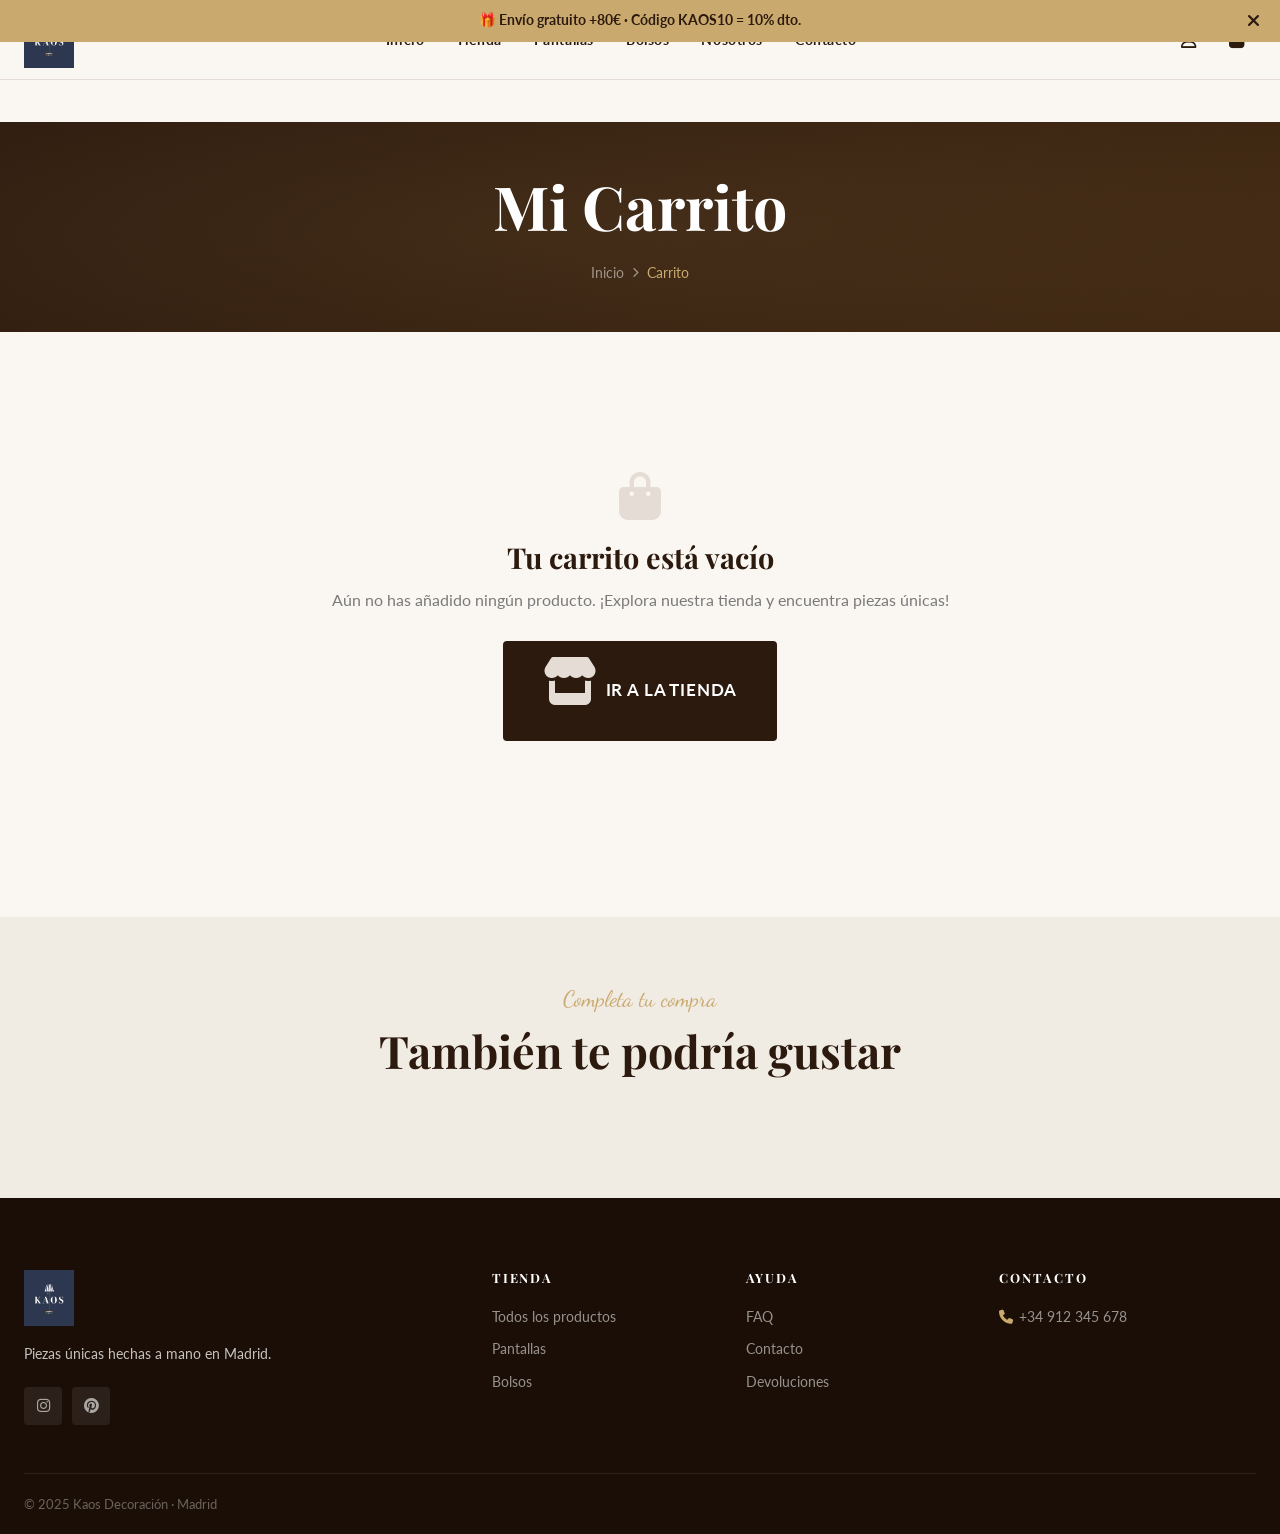
<file: carrito.html>
﻿<!DOCTYPE html>
<html lang="es">
<head>
  <meta charset="UTF-8">
  <meta name="viewport" content="width=device-width, initial-scale=1.0">
  <title>Carrito — Kaos Decoración</title>
  <link rel="stylesheet" href="css/style.css">
  <link rel="stylesheet" href="https://cdnjs.cloudflare.com/ajax/libs/font-awesome/6.4.0/css/all.min.css">
  <link rel="icon" type="image/svg+xml" href="data:image/svg+xml,<svg xmlns='http://www.w3.org/2000/svg' viewBox='0 0 100 100'><rect width='100' height='100' rx='12' fill='%232C1A0E'/><text y='.9em' font-size='70' x='15' fill='%23C9A96E'>K</text></svg>">
</head>
<body>
<div id="loading-overlay" class="loading-overlay"><img src="img/logo.png" alt="Kaos Decoración"><div class="loader"></div></div>
<div id="promo-bar" class="promo-bar">🎁 Envío gratuito +80€ · Código <strong>KAOS10</strong> = 10% dto.<span class="close-promo"><i class="fas fa-times"></i></span></div>

<header id="header">
  <div class="container">
    <div class="header-inner">
      <a href="index.html" class="logo">
        <img src="img/logo.png" alt="Kaos Decoración" class="logo-img">
      </a>
      <nav class="nav">
        <a href="index.html">Inicio</a><a href="tienda.html">Tienda</a>
        <a href="tienda.html?cat=pantallas">Pantallas</a><a href="tienda.html?cat=bolsos">Bolsos</a>
        <a href="sobre-nosotros.html">Nosotros</a>
        <a href="contacto.html">Contacto</a>
      </nav>
      <div class="header-actions">
        <a href="cuenta.html" id="btn-login" class="action-btn"><i class="far fa-user"></i></a>
        <a href="cuenta.html" id="btn-user" class="action-btn" style="display:none"><i class="fas fa-user-circle"></i></a>
        <a href="carrito.html" class="action-btn" style="position:relative">
          <i class="fas fa-shopping-bag"></i><span class="cart-count">0</span>
        </a>
        <button id="menu-toggle" class="menu-toggle"><span></span><span></span><span></span></button>
      </div>
    </div>
  </div>
</header>
<nav id="mobile-nav" class="mobile-nav">
  <a href="index.html">Inicio</a><a href="tienda.html">Tienda</a>
  <a href="cuenta.html">Mi Cuenta</a><a href="carrito.html">Carrito</a>
</nav>

<div class="page-content">
  <div class="page-banner" style="padding:48px 0">
    <h1>Mi Carrito</h1>
    <div class="breadcrumb">
      <a href="index.html">Inicio</a><i class="fas fa-chevron-right"></i>
      <span class="current">Carrito</span>
    </div>
  </div>

  <section class="cart-page">
    <div class="container">

      <!-- Empty state -->
      <div id="cart-empty" style="display:none">
        <div class="empty-state">
          <i class="fas fa-shopping-bag"></i>
          <h3>Tu carrito está vacío</h3>
          <p>Aún no has añadido ningún producto. ¡Explora nuestra tienda y encuentra piezas únicas!</p>
          <a href="tienda.html" class="btn btn--primary btn--lg">
            <i class="fas fa-store"></i> Ir a la tienda
          </a>
        </div>
      </div>

      <!-- Cart content -->
      <div id="cart-content">
        <div class="cart-grid">
          <div>
            <!-- Cart items -->
            <div class="cart-table">
              <div class="cart-table-head">
                <span>Producto</span>
                <span>Precio</span>
                <span>Cantidad</span>
                <span>Subtotal</span>
                <span></span>
              </div>
              <div id="cart-list">
                <!-- Rendered by JS -->
              </div>
            </div>

            <!-- Cart actions -->
            <div style="display:flex;justify-content:space-between;align-items:center;margin-top:20px;flex-wrap:wrap;gap:12px">
              <a href="tienda.html" class="btn btn--outline">
                <i class="fas fa-arrow-left"></i> Seguir comprando
              </a>
              <button onclick="Cart.clear(); renderCartPage(); showToast('Carrito vaciado', 'info')" class="btn btn--outline" style="border-color:var(--c-error);color:var(--c-error)">
                <i class="fas fa-trash"></i> Vaciar carrito
              </button>
            </div>
          </div>

          <!-- Summary -->
          <div class="cart-summary">
            <h3>Resumen del pedido</h3>

            <div id="cart-free-shipping-msg" style="background:rgba(201,169,110,.1);border:1px solid rgba(201,169,110,.3);border-radius:var(--radius-sm);padding:10px 14px;font-size:.82rem;color:var(--c-primary);margin-bottom:20px;font-weight:600">
            </div>

            <!-- Shipping progress bar -->
            <div style="margin-bottom:20px">
              <div id="shipping-progress-bar" style="height:6px;background:var(--c-border);border-radius:3px;overflow:hidden">
                <div id="shipping-progress-fill" style="height:100%;background:var(--c-gold);border-radius:3px;transition:width .5s ease;width:0%"></div>
              </div>
            </div>

            <div class="summary-row">
              <span>Subtotal</span>
              <span id="cart-subtotal">0,00 €</span>
            </div>
            <div class="summary-row" id="discount-row" style="display:none">
              <span>Descuento (<span id="applied-code"></span>)</span>
              <span id="cart-discount" style="color:var(--c-error)">—</span>
            </div>
            <div class="summary-row">
              <span>Envío</span>
              <span id="cart-shipping">5,95 €</span>
            </div>
            <div class="summary-row total" style="margin-top:8px;padding-top:16px;border-top:2px solid var(--c-border)">
              <span>Total</span>
              <span id="cart-total" style="color:var(--c-gold);font-size:1.4rem">0,00 €</span>
            </div>

            <!-- Coupon -->
            <div style="margin:20px 0">
              <div style="font-size:.85rem;font-weight:700;color:var(--c-primary);margin-bottom:8px">
                <i class="fas fa-tag" style="color:var(--c-gold);margin-right:6px"></i>Código de descuento
              </div>
              <div class="coupon-form">
                <input type="text" id="coupon-input" placeholder="Ej: KAOS10">
                <button class="btn btn--outline btn--sm" onclick="applyCoupon()">Aplicar</button>
              </div>
              <p style="font-size:.75rem;color:var(--c-gray);margin-top:6px">Prueba: KAOS10, BIENVENIDO, VERANO20</p>
            </div>

            <a href="checkout.html" class="btn btn--gold btn--full btn--lg" style="margin-bottom:12px">
              <i class="fas fa-lock"></i> Tramitar pedido
            </a>
            <div style="display:flex;justify-content:center;gap:12px;margin-top:12px">
              <span style="font-size:.75rem;color:var(--c-gray);display:flex;align-items:center;gap:4px">
                <i class="fas fa-shield-halved" style="color:var(--c-gold)"></i> Pago seguro SSL
              </span>
              <span style="font-size:.75rem;color:var(--c-gray);display:flex;align-items:center;gap:4px">
                <i class="fab fa-cc-visa" style="color:var(--c-gray)"></i>
                <i class="fab fa-cc-mastercard" style="color:var(--c-gray)"></i>
                <i class="fab fa-paypal" style="color:var(--c-gray)"></i>
              </span>
            </div>
          </div>
        </div>
      </div>
    </div>
  </section>

  <!-- You may also like -->
  <section style="padding:64px 0;background:var(--c-light-gray)">
    <div class="container">
      <div class="section-title reveal">
        <span class="eyebrow">Completa tu compra</span>
        <h2>También te podría gustar</h2>
      </div>
      <div class="products-grid" id="suggested-products"></div>
    </div>
  </section>

  <footer class="footer">
    <div class="container">
      <div class="footer-grid">
        <div class="footer-brand">
          <a href="index.html" class="logo"><img src="img/logo.png" alt="Kaos Decoración" class="logo-img"></a>
          <p>Piezas únicas hechas a mano en Madrid.</p>
          <div class="footer-social">
            <a href="#" class="social-btn"><i class="fab fa-instagram"></i></a>
            <a href="#" class="social-btn"><i class="fab fa-pinterest"></i></a>
          </div>
        </div>
        <div class="footer-col"><h5>Tienda</h5><a href="tienda.html">Todos los productos</a><a href="tienda.html?cat=pantallas">Pantallas</a><a href="tienda.html?cat=bolsos">Bolsos</a></div>
        <div class="footer-col"><h5>Ayuda</h5><a href="faq.html">FAQ</a><a href="contacto.html">Contacto</a><a href="#">Devoluciones</a></div>
        <div class="footer-col"><h5>Contacto</h5><a href="tel:+34912345678"><i class="fas fa-phone" style="color:var(--c-gold);margin-right:6px"></i>+34 912 345 678</a></div>
      </div>
      <div class="footer-bottom"><span>© 2025 Kaos Decoración · Madrid</span></div>
    </div>
  </footer>
</div>

<script src="js/data.js"></script>
<script src="js/cart.js"></script>
<script src="js/auth.js"></script>
<script src="js/main.js"></script>
<script>
document.addEventListener('DOMContentLoaded', () => {
  renderCartPage();

  // Shipping progress
  function updateProgress() {
    const sub = Cart.subtotal();
    const pct = Math.min(100, (sub / 80) * 100);
    const fill = document.getElementById('shipping-progress-fill');
    if (fill) fill.style.width = pct + '%';
  }
  updateProgress();
  document.addEventListener('cartUpdated', () => { renderCartPage(); updateProgress(); });

  // Suggested products
  const suggested = PRODUCTS.filter(p => p.isFeatured).slice(0, 4);
  const sugGrid = document.getElementById('suggested-products');
  if (sugGrid) {
    sugGrid.innerHTML = suggested.map(p => renderProductCard(p)).join('');
    initReveal(); initWishlistBtn();
  }
});
</script>
</body>
</html>
</file>
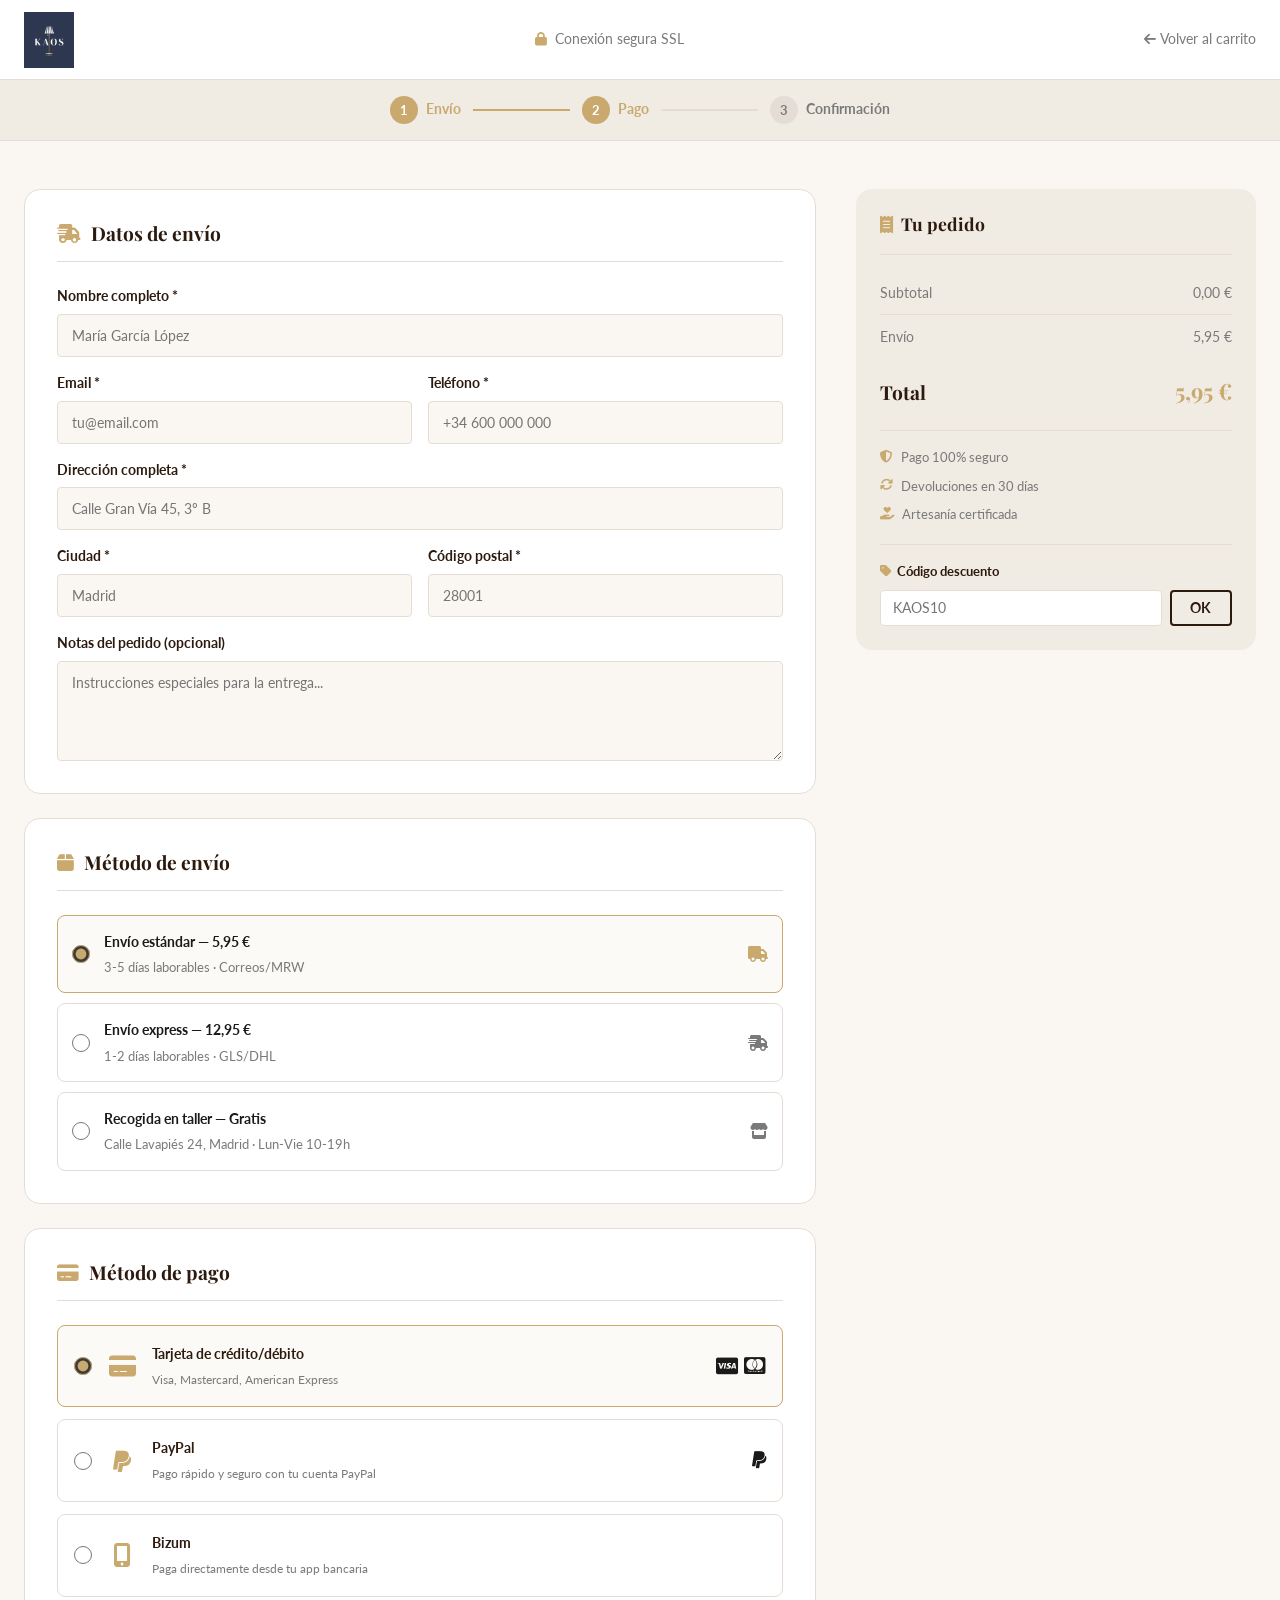
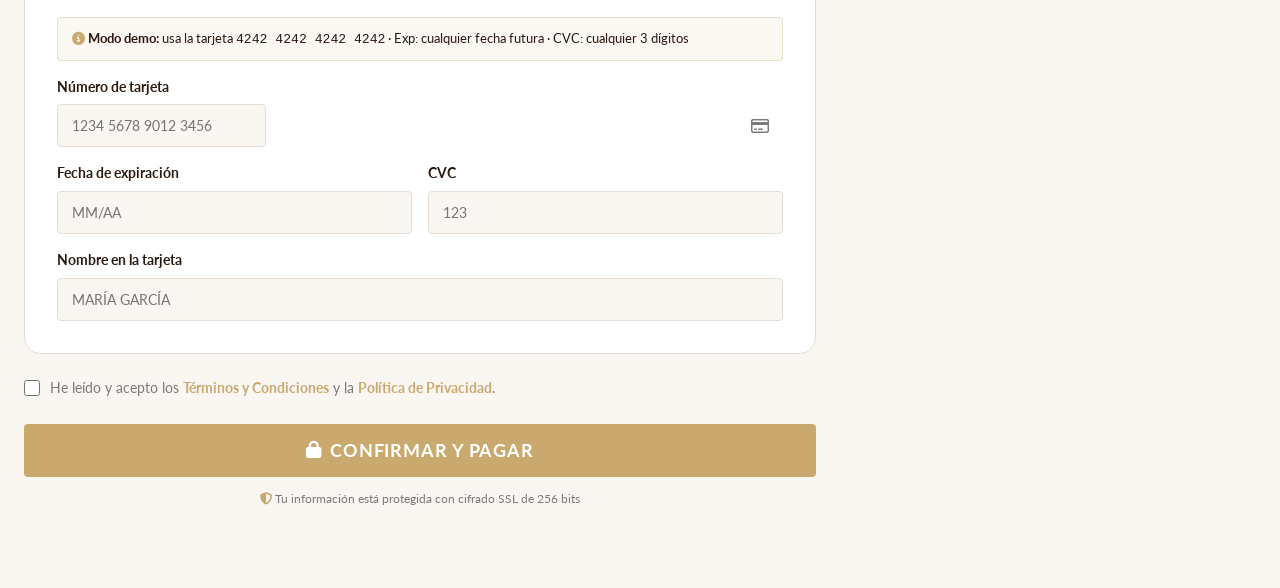
<file: checkout.html>
<!DOCTYPE html>
<html lang="es">
<head>
  <meta charset="UTF-8">
  <meta name="viewport" content="width=device-width, initial-scale=1.0">
  <title>Checkout — Kaos Decoración</title>
  <link rel="stylesheet" href="css/style.css">
  <link rel="stylesheet" href="https://cdnjs.cloudflare.com/ajax/libs/font-awesome/6.4.0/css/all.min.css">
  <link rel="icon" type="image/svg+xml" href="data:image/svg+xml,<svg xmlns='http://www.w3.org/2000/svg' viewBox='0 0 100 100'><rect width='100' height='100' rx='12' fill='%232C1A0E'/><text y='.9em' font-size='70' x='15' fill='%23C9A96E'>K</text></svg>">
</head>
<body>
<div id="loading-overlay" class="loading-overlay"><img src="img/logo.png" alt="Kaos Decoración"><div class="loader"></div></div>

<header id="header" style="position:relative;backdrop-filter:none;background:var(--c-white);border-bottom:1px solid var(--c-border)">
  <div class="container">
    <div class="header-inner">
      <a href="index.html" class="logo">
        <img src="img/logo.png" alt="Kaos Decoración" class="logo-img">
      </a>
      <div style="display:flex;align-items:center;gap:8px;font-size:.85rem;color:var(--c-gray)">
        <i class="fas fa-lock" style="color:var(--c-gold)"></i> Conexión segura SSL
      </div>
      <div style="display:flex;align-items:center;gap:12px">
        <a href="carrito.html" style="font-size:.85rem;color:var(--c-gray)"><i class="fas fa-arrow-left"></i> Volver al carrito</a>
      </div>
    </div>
  </div>
</header>

<!-- Checkout steps -->
<div style="background:var(--c-light-gray);border-bottom:1px solid var(--c-border);padding:16px 0">
  <div class="container">
    <div style="display:flex;align-items:center;justify-content:center;gap:0;max-width:500px;margin:0 auto">
      <div style="display:flex;align-items:center;gap:8px;font-size:.85rem;font-weight:700;color:var(--c-gold)">
        <div style="width:28px;height:28px;border-radius:50%;background:var(--c-gold);color:#fff;display:flex;align-items:center;justify-content:center;font-size:.8rem">1</div>
        Envío
      </div>
      <div style="flex:1;height:2px;background:var(--c-gold);margin:0 12px"></div>
      <div style="display:flex;align-items:center;gap:8px;font-size:.85rem;font-weight:700;color:var(--c-gold)">
        <div style="width:28px;height:28px;border-radius:50%;background:var(--c-gold);color:#fff;display:flex;align-items:center;justify-content:center;font-size:.8rem">2</div>
        Pago
      </div>
      <div style="flex:1;height:2px;background:var(--c-border);margin:0 12px"></div>
      <div style="display:flex;align-items:center;gap:8px;font-size:.85rem;font-weight:700;color:var(--c-gray)">
        <div style="width:28px;height:28px;border-radius:50%;background:var(--c-border);color:var(--c-gray);display:flex;align-items:center;justify-content:center;font-size:.8rem">3</div>
        Confirmación
      </div>
    </div>
  </div>
</div>

<div style="padding:48px 0 80px">
  <div class="container">
    <form id="checkout-form" novalidate>
      <div class="checkout-grid">
        <div>
          <!-- Shipping info -->
          <div class="checkout-section">
            <h3><i class="fas fa-truck-fast" style="color:var(--c-gold);margin-right:10px"></i>Datos de envío</h3>
            <div class="form-grid">
              <div class="form-group full">
                <label for="fullname">Nombre completo *</label>
                <input type="text" name="fullname" id="fullname" placeholder="María García López" required>
              </div>
              <div class="form-group">
                <label for="email">Email *</label>
                <input type="email" name="email" id="email" placeholder="tu@email.com" required>
              </div>
              <div class="form-group">
                <label for="phone">Teléfono *</label>
                <input type="tel" name="phone" id="phone" placeholder="+34 600 000 000" required>
              </div>
              <div class="form-group full">
                <label for="address">Dirección completa *</label>
                <input type="text" name="address" id="address" placeholder="Calle Gran Vía 45, 3º B" required>
              </div>
              <div class="form-group">
                <label for="city">Ciudad *</label>
                <input type="text" name="city" id="city" placeholder="Madrid" required>
              </div>
              <div class="form-group">
                <label for="postal">Código postal *</label>
                <input type="text" name="postal" id="postal" placeholder="28001" maxlength="5" required>
              </div>
              <div class="form-group full">
                <label for="notes">Notas del pedido (opcional)</label>
                <textarea name="notes" id="notes" placeholder="Instrucciones especiales para la entrega..."></textarea>
              </div>
            </div>
          </div>

          <!-- Shipping method -->
          <div class="checkout-section">
            <h3><i class="fas fa-box" style="color:var(--c-gold);margin-right:10px"></i>Método de envío</h3>
            <div style="display:flex;flex-direction:column;gap:10px">
              <label style="display:flex;align-items:center;gap:14px;padding:14px;border:1.5px solid var(--c-gold);border-radius:var(--radius-md);cursor:pointer;background:rgba(201,169,110,.06)">
                <input type="radio" name="shipping" value="standard" checked style="accent-color:var(--c-gold);width:18px;height:18px">
                <div style="flex:1">
                  <strong style="display:block;font-size:.9rem">Envío estándar — 5,95 €</strong>
                  <span style="font-size:.8rem;color:var(--c-gray)">3-5 días laborables · Correos/MRW</span>
                </div>
                <i class="fas fa-truck" style="color:var(--c-gold)"></i>
              </label>
              <label style="display:flex;align-items:center;gap:14px;padding:14px;border:1.5px solid var(--c-border);border-radius:var(--radius-md);cursor:pointer">
                <input type="radio" name="shipping" value="express" style="accent-color:var(--c-gold);width:18px;height:18px">
                <div style="flex:1">
                  <strong style="display:block;font-size:.9rem">Envío express — 12,95 €</strong>
                  <span style="font-size:.8rem;color:var(--c-gray)">1-2 días laborables · GLS/DHL</span>
                </div>
                <i class="fas fa-truck-fast" style="color:var(--c-gray)"></i>
              </label>
              <label style="display:flex;align-items:center;gap:14px;padding:14px;border:1.5px solid var(--c-border);border-radius:var(--radius-md);cursor:pointer">
                <input type="radio" name="shipping" value="free" style="accent-color:var(--c-gold);width:18px;height:18px">
                <div style="flex:1">
                  <strong style="display:block;font-size:.9rem">Recogida en taller — Gratis</strong>
                  <span style="font-size:.8rem;color:var(--c-gray)">Calle Lavapiés 24, Madrid · Lun-Vie 10-19h</span>
                </div>
                <i class="fas fa-store" style="color:var(--c-gray)"></i>
              </label>
            </div>
          </div>

          <!-- Payment -->
          <div class="checkout-section">
            <h3><i class="fas fa-credit-card" style="color:var(--c-gold);margin-right:10px"></i>Método de pago</h3>
            <div class="payment-methods">
              <div class="payment-method selected">
                <input type="radio" name="payment" value="card" checked>
                <div class="payment-method-icon"><i class="fas fa-credit-card"></i></div>
                <div class="payment-method-info">
                  <strong>Tarjeta de crédito/débito</strong>
                  <span>Visa, Mastercard, American Express</span>
                </div>
                <div class="payment-icons">
                  <span style="font-size:1.2rem"><i class="fab fa-cc-visa"></i></span>
                  <span style="font-size:1.2rem"><i class="fab fa-cc-mastercard"></i></span>
                </div>
              </div>
              <div class="payment-method">
                <input type="radio" name="payment" value="paypal">
                <div class="payment-method-icon"><i class="fab fa-paypal"></i></div>
                <div class="payment-method-info">
                  <strong>PayPal</strong>
                  <span>Pago rápido y seguro con tu cuenta PayPal</span>
                </div>
                <div class="payment-icons"><span style="font-size:1.2rem"><i class="fab fa-paypal"></i></span></div>
              </div>
              <div class="payment-method">
                <input type="radio" name="payment" value="bizum">
                <div class="payment-method-icon"><i class="fas fa-mobile-alt"></i></div>
                <div class="payment-method-info">
                  <strong>Bizum</strong>
                  <span>Paga directamente desde tu app bancaria</span>
                </div>
              </div>
            </div>

            <!-- Card form -->
            <div id="stripe-form" style="margin-top:20px">
              <div style="background:rgba(201,169,110,.08);border:1px solid rgba(201,169,110,.3);border-radius:var(--radius-sm);padding:10px 14px;margin-bottom:16px;font-size:.82rem;color:var(--c-primary)">
                <i class="fas fa-info-circle" style="color:var(--c-gold)"></i>
                <strong>Modo demo:</strong> usa la tarjeta <code>4242 4242 4242 4242</code> · Exp: cualquier fecha futura · CVC: cualquier 3 dígitos
              </div>
              <div class="form-grid">
                <div class="form-group full">
                  <label>Número de tarjeta</label>
                  <div style="position:relative">
                    <input type="text" id="card-number" placeholder="1234 5678 9012 3456" maxlength="19" autocomplete="cc-number">
                    <i class="far fa-credit-card" style="position:absolute;right:14px;top:50%;transform:translateY(-50%);color:var(--c-gray)"></i>
                  </div>
                </div>
                <div class="form-group">
                  <label>Fecha de expiración</label>
                  <input type="text" id="card-expiry" placeholder="MM/AA" maxlength="5">
                </div>
                <div class="form-group">
                  <label>CVC</label>
                  <input type="text" id="card-cvc" placeholder="123" maxlength="4">
                </div>
                <div class="form-group full">
                  <label>Nombre en la tarjeta</label>
                  <input type="text" id="card-name" placeholder="MARÍA GARCÍA">
                </div>
              </div>
            </div>

            <!-- PayPal info -->
            <div id="paypal-info" style="display:none;margin-top:20px;text-align:center;padding:32px;background:var(--c-light-gray);border-radius:var(--radius-md)">
              <i class="fab fa-paypal" style="font-size:3rem;color:#003087;margin-bottom:12px"></i>
              <p style="color:var(--c-gray);font-size:.9rem">Serás redirigido a PayPal para completar el pago de forma segura.</p>
            </div>

            <!-- Bizum info -->
            <div id="bizum-info" style="display:none;margin-top:20px;text-align:center;padding:32px;background:var(--c-light-gray);border-radius:var(--radius-md)">
              <i class="fas fa-mobile-alt" style="font-size:3rem;color:var(--c-primary);margin-bottom:12px"></i>
              <p style="color:var(--c-gray);font-size:.9rem">Introduce tu teléfono Bizum y recibirás una notificación en tu app bancaria.</p>
              <input type="tel" placeholder="+34 600 000 000" style="margin-top:12px;padding:10px 14px;border:1.5px solid var(--c-border);border-radius:var(--radius-sm);font-size:.9rem;outline:none;width:200px;text-align:center">
            </div>
          </div>

          <!-- Terms -->
          <div style="margin-bottom:24px">
            <label style="display:flex;align-items:flex-start;gap:10px;cursor:pointer;font-size:.85rem;color:var(--c-gray)">
              <input type="checkbox" required style="accent-color:var(--c-gold);margin-top:2px;width:16px;height:16px;flex-shrink:0">
              <span>He leído y acepto los <a href="#" style="color:var(--c-gold);font-weight:700">Términos y Condiciones</a> y la <a href="#" style="color:var(--c-gold);font-weight:700">Política de Privacidad</a>.</span>
            </label>
          </div>

          <button type="submit" class="btn btn--gold btn--full btn--lg" style="font-size:1.1rem">
            <i class="fas fa-lock"></i> Confirmar y pagar
          </button>
          <p style="text-align:center;font-size:.78rem;color:var(--c-gray);margin-top:12px">
            <i class="fas fa-shield-halved" style="color:var(--c-gold)"></i>
            Tu información está protegida con cifrado SSL de 256 bits
          </p>
        </div>

        <!-- Order summary -->
        <div>
          <div class="order-summary-mini">
            <h3><i class="fas fa-receipt" style="color:var(--c-gold);margin-right:8px"></i>Tu pedido</h3>
            <div id="checkout-items"></div>

            <div style="border-top:1px solid var(--c-border);margin-top:16px;padding-top:16px">
              <div class="summary-row"><span>Subtotal</span><span id="co-subtotal">—</span></div>
              <div class="summary-row" id="co-discount-row" style="display:none">
                <span style="color:var(--c-success)">Descuento</span>
                <span id="co-discount" style="color:var(--c-success)">—</span>
              </div>
              <div class="summary-row"><span>Envío</span><span id="co-shipping">—</span></div>
            </div>
            <div style="display:flex;justify-content:space-between;align-items:center;padding:16px 0 0;font-family:var(--ff-heading);font-size:1.2rem;font-weight:700;color:var(--c-primary)">
              <span>Total</span>
              <span id="co-total" style="color:var(--c-gold);font-size:1.4rem">—</span>
            </div>

            <div style="margin-top:20px;padding-top:16px;border-top:1px solid var(--c-border)">
              <div style="display:flex;align-items:center;gap:8px;font-size:.8rem;color:var(--c-gray);margin-bottom:8px">
                <i class="fas fa-shield-halved" style="color:var(--c-gold)"></i> Pago 100% seguro
              </div>
              <div style="display:flex;align-items:center;gap:8px;font-size:.8rem;color:var(--c-gray);margin-bottom:8px">
                <i class="fas fa-arrows-rotate" style="color:var(--c-gold)"></i> Devoluciones en 30 días
              </div>
              <div style="display:flex;align-items:center;gap:8px;font-size:.8rem;color:var(--c-gray)">
                <i class="fas fa-hand-holding-heart" style="color:var(--c-gold)"></i> Artesanía certificada
              </div>
            </div>

            <!-- Coupon in checkout -->
            <div style="margin-top:20px;padding-top:16px;border-top:1px solid var(--c-border)">
              <div style="font-size:.82rem;font-weight:700;color:var(--c-primary);margin-bottom:8px">
                <i class="fas fa-tag" style="color:var(--c-gold);margin-right:6px"></i>Código descuento
              </div>
              <div style="display:flex;gap:8px">
                <input type="text" id="coupon-input" placeholder="KAOS10" style="flex:1;padding:8px 12px;border:1.5px solid var(--c-border);border-radius:var(--radius-sm);font-size:.85rem;outline:none">
                <button type="button" onclick="applyCoupon();renderCheckoutSummary()" class="btn btn--outline btn--sm">OK</button>
              </div>
            </div>
          </div>
        </div>
      </div>
    </form>
  </div>
</div>

<script src="js/data.js"></script>
<script src="js/cart.js"></script>
<script src="js/auth.js"></script>
<script src="js/main.js"></script>
<script src="js/checkout.js"></script>
</body>
</html>
</file>
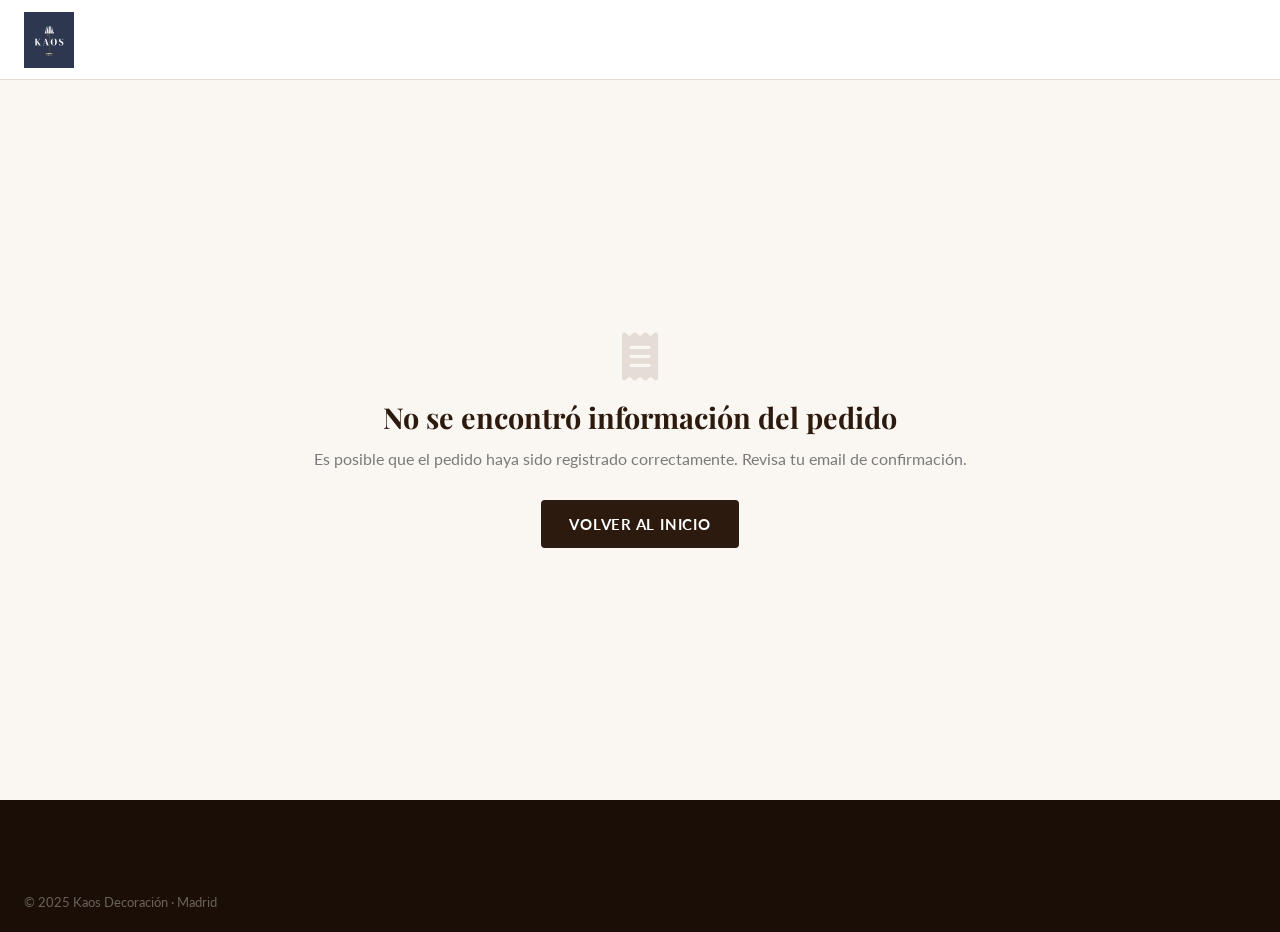
<file: confirmacion.html>
<!DOCTYPE html>
<html lang="es">
<head>
  <meta charset="UTF-8">
  <meta name="viewport" content="width=device-width, initial-scale=1.0">
  <title>Pedido Confirmado — Kaos Decoración</title>
  <link rel="stylesheet" href="css/style.css">
  <link rel="stylesheet" href="https://cdnjs.cloudflare.com/ajax/libs/font-awesome/6.4.0/css/all.min.css">
  <link rel="icon" type="image/svg+xml" href="data:image/svg+xml,<svg xmlns='http://www.w3.org/2000/svg' viewBox='0 0 100 100'><rect width='100' height='100' rx='12' fill='%232C1A0E'/><text y='.9em' font-size='70' x='15' fill='%23C9A96E'>K</text></svg>">
</head>
<body>
<header id="header" style="position:relative;background:var(--c-white);border-bottom:1px solid var(--c-border)">
  <div class="container">
    <div class="header-inner">
      <a href="index.html" class="logo">
        <img src="img/logo.png" alt="Kaos Decoración" class="logo-img">
      </a>
    </div>
  </div>
</header>
<div style="min-height:80vh;display:flex;align-items:center;justify-content:center;padding:40px 24px">
  <div class="container container--sm">
    <div id="confirmation-content">
      <div style="text-align:center;padding:60px 0">
        <div class="loader"></div>
        <p style="margin-top:16px;color:var(--c-gray)">Cargando confirmación...</p>
      </div>
    </div>
  </div>
</div>
<footer class="footer" style="margin-top:0">
  <div class="container">
    <div class="footer-bottom"><span>© 2025 Kaos Decoración · Madrid</span></div>
  </div>
</footer>
<script src="js/data.js"></script>
<script src="js/cart.js"></script>
<script src="js/auth.js"></script>
<script src="js/main.js"></script>
<script src="js/checkout.js"></script>
</body>
</html>
</file>
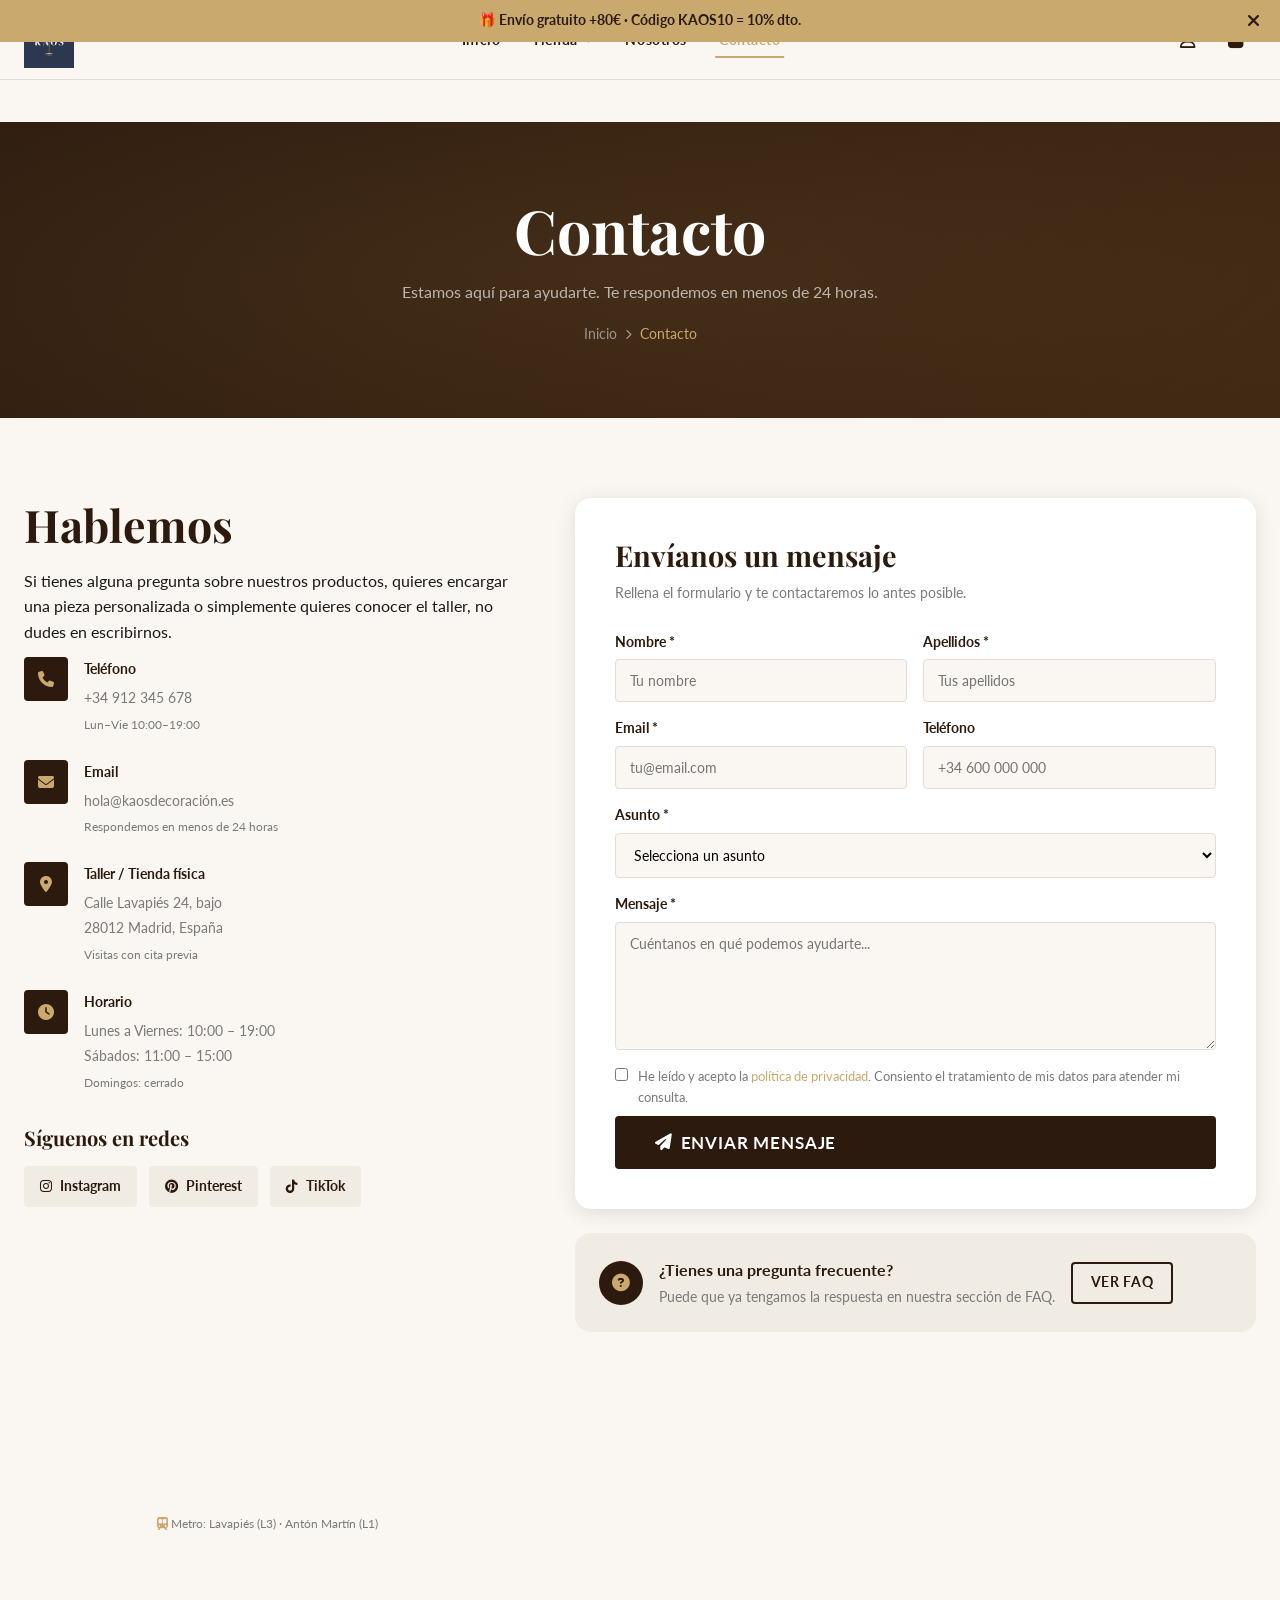
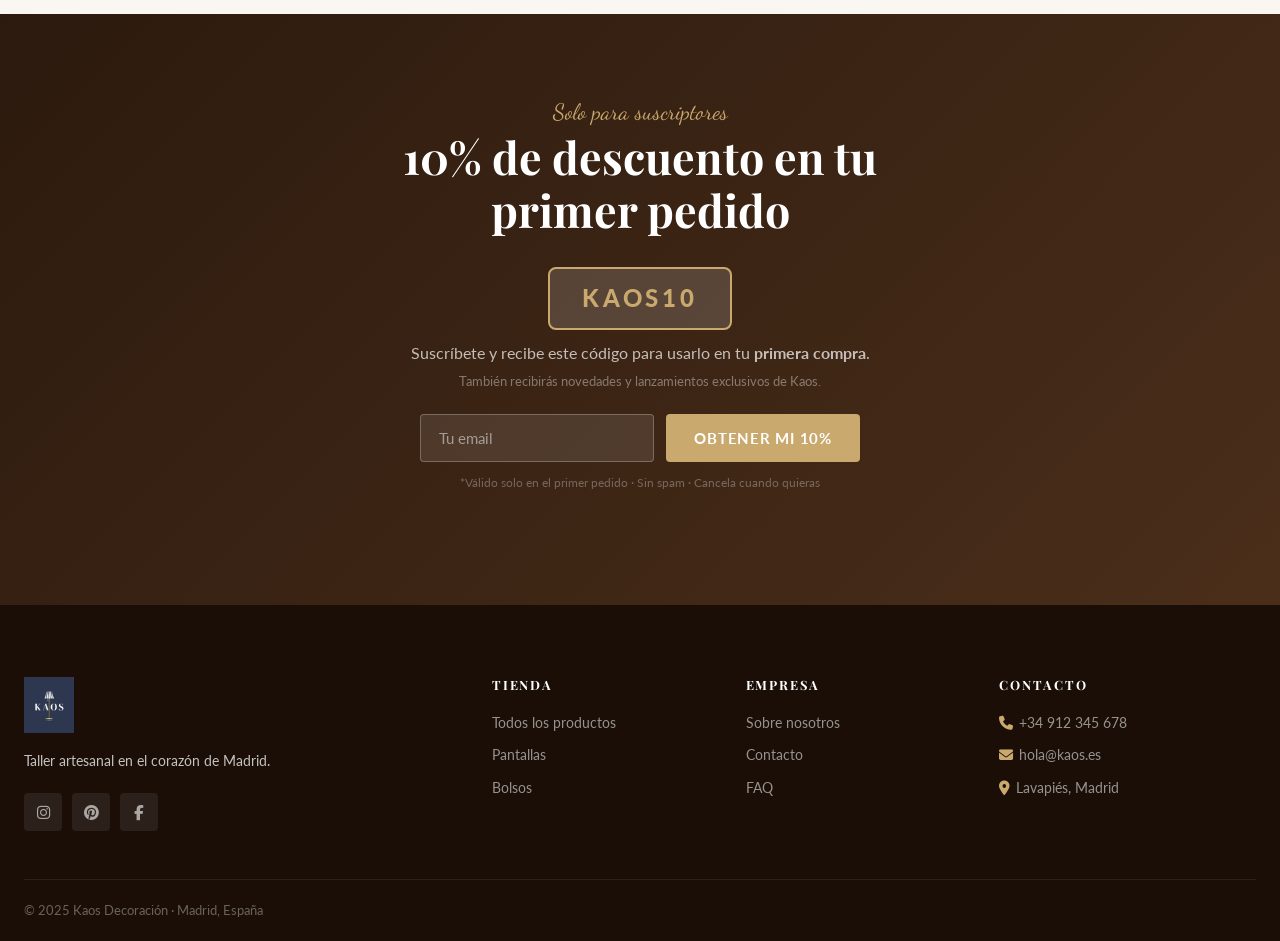
<file: contacto.html>
﻿<!DOCTYPE html>
<html lang="es">
<head>
  <meta charset="UTF-8">
  <meta name="viewport" content="width=device-width, initial-scale=1.0">
  <title>Contacto — Kaos Decoración</title>
  <meta name="description" content="Contacta con el equipo de Kaos Decoración. Estamos en Madrid y respondemos en menos de 24 horas.">
  <link rel="stylesheet" href="css/style.css">
  <link rel="stylesheet" href="https://cdnjs.cloudflare.com/ajax/libs/font-awesome/6.4.0/css/all.min.css">
  <link rel="icon" type="image/svg+xml" href="data:image/svg+xml,<svg xmlns='http://www.w3.org/2000/svg' viewBox='0 0 100 100'><rect width='100' height='100' rx='12' fill='%232C1A0E'/><text y='.9em' font-size='70' x='15' fill='%23C9A96E'>K</text></svg>">
</head>
<body>
<div id="loading-overlay" class="loading-overlay"><img src="img/logo.png" alt="Kaos Decoración"><div class="loader"></div></div>
<div id="promo-bar" class="promo-bar"><span data-text-key="promo-text">🎁 Envío gratuito +80€ · Código <strong>KAOS10</strong> = 10% dto.</span><span class="close-promo"><i class="fas fa-times"></i></span></div>

<header id="header">
  <div class="container">
    <div class="header-inner">
      <a href="index.html" class="logo">
        <img src="img/logo.png" alt="Kaos Decoración" class="logo-img">
      </a>
      <nav class="nav">
        <a href="index.html">Inicio</a><div class="nav-dropdown"><a href="tienda.html">Tienda <i class="fas fa-chevron-down dd-arrow"></i></a><div class="nav-dropdown-menu"><a href="tienda.html?cat=pantallas"><i class="fas fa-lightbulb"></i> Lámparas</a><a href="tienda.html?cat=bolsos"><i class="fas fa-bag-shopping"></i> Bolsos</a><a href="tienda.html?cat=cojines"><i class="fas fa-couch"></i> Cojines</a></div></div>
        <a href="sobre-nosotros.html">Nosotros</a><a href="contacto.html" class="active">Contacto</a>
      </nav>
      <div class="header-actions">
        <a href="cuenta.html" id="btn-login" class="action-btn"><i class="far fa-user"></i></a>
        <a href="cuenta.html" id="btn-user" class="action-btn" style="display:none"><i class="fas fa-user-circle"></i></a>
        <a href="carrito.html" class="action-btn" style="position:relative"><i class="fas fa-shopping-bag"></i><span class="cart-count">0</span></a>
        <button id="menu-toggle" class="menu-toggle"><span></span><span></span><span></span></button>
      </div>
    </div>
  </div>
</header>
<nav id="mobile-nav" class="mobile-nav">
  <a href="index.html">Inicio</a><a href="tienda.html">Tienda</a>
  <a href="sobre-nosotros.html">Sobre Nosotros</a><a href="contacto.html">Contacto</a>
</nav>

<div class="page-content">
  <div class="page-banner">
    <h1 data-text-key="contact-hero-title">Contacto</h1>
    <p data-text-key="contact-hero-subtitle">Estamos aquí para ayudarte. Te respondemos en menos de 24 horas.</p>
    <div class="breadcrumb">
      <a href="index.html">Inicio</a><i class="fas fa-chevron-right"></i>
      <span class="current">Contacto</span>
    </div>
  </div>

  <section class="contact-page">
    <div class="container">
      <div class="contact-grid">
        <!-- Info -->
        <div class="reveal">
          <h2 style="margin-bottom:16px" data-text-key="contact-section-title">Hablemos</h2>
          <p data-text-key="contact-section-desc">Si tienes alguna pregunta sobre nuestros productos, quieres encargar una pieza personalizada o simplemente quieres conocer el taller, no dudes en escribirnos.</p>

          <div class="contact-detail">
            <div class="contact-detail-icon"><i class="fas fa-phone"></i></div>
            <div class="contact-detail-text">
              <strong>Teléfono</strong>
              <span>+34 912 345 678</span><br>
              <span style="font-size:.78rem;color:var(--c-gray)">Lun–Vie 10:00–19:00</span>
            </div>
          </div>
          <div class="contact-detail">
            <div class="contact-detail-icon"><i class="fas fa-envelope"></i></div>
            <div class="contact-detail-text">
              <strong>Email</strong>
              <span>hola@kaosdecoración.es</span><br>
              <span style="font-size:.78rem;color:var(--c-gray)">Respondemos en menos de 24 horas</span>
            </div>
          </div>
          <div class="contact-detail">
            <div class="contact-detail-icon"><i class="fas fa-location-dot"></i></div>
            <div class="contact-detail-text">
              <strong>Taller / Tienda física</strong>
              <span>Calle Lavapiés 24, bajo</span><br>
              <span>28012 Madrid, España</span><br>
              <span style="font-size:.78rem;color:var(--c-gray)">Visitas con cita previa</span>
            </div>
          </div>
          <div class="contact-detail">
            <div class="contact-detail-icon"><i class="fas fa-clock"></i></div>
            <div class="contact-detail-text">
              <strong>Horario</strong>
              <span>Lunes a Viernes: 10:00 – 19:00</span><br>
              <span>Sábados: 11:00 – 15:00</span><br>
              <span style="font-size:.78rem;color:var(--c-gray)">Domingos: cerrado</span>
            </div>
          </div>

          <!-- Social media -->
          <div style="margin-top:32px">
            <h4 style="margin-bottom:16px">Síguenos en redes</h4>
            <div style="display:flex;gap:12px">
              <a href="#" style="display:flex;align-items:center;gap:8px;padding:10px 16px;background:var(--c-light-gray);border-radius:var(--radius-sm);font-size:.85rem;color:var(--c-primary);font-weight:700;transition:all .2s" onmouseover="this.style.background='var(--c-primary)';this.style.color='#fff'" onmouseout="this.style.background='var(--c-light-gray)';this.style.color='var(--c-primary)'">
                <i class="fab fa-instagram"></i> Instagram
              </a>
              <a href="#" style="display:flex;align-items:center;gap:8px;padding:10px 16px;background:var(--c-light-gray);border-radius:var(--radius-sm);font-size:.85rem;color:var(--c-primary);font-weight:700;transition:all .2s" onmouseover="this.style.background='var(--c-primary)';this.style.color='#fff'" onmouseout="this.style.background='var(--c-light-gray)';this.style.color='var(--c-primary)'">
                <i class="fab fa-pinterest"></i> Pinterest
              </a>
              <a href="#" style="display:flex;align-items:center;gap:8px;padding:10px 16px;background:var(--c-light-gray);border-radius:var(--radius-sm);font-size:.85rem;color:var(--c-primary);font-weight:700;transition:all .2s" onmouseover="this.style.background='var(--c-primary)';this.style.color='#fff'" onmouseout="this.style.background='var(--c-light-gray)';this.style.color='var(--c-primary)'">
                <i class="fab fa-tiktok"></i> TikTok
              </a>
            </div>
          </div>

          <!-- Map -->
          <div class="map-embed" style="margin-top:32px">
            <iframe
              src="https://www.google.com/maps/embed?pb=!1m18!1m12!1m3!1d3038.0!2d-3.7!3d40.41!2m3!1f0!2f0!3f0!3m2!1i1024!2i768!4f13.1!3m3!1m2!1s0x0%3A0x0!2zNDDCsDI0JzM2LjAiTiAzwrA0MicwMC4wIlc!5e0!3m2!1ses!2ses!4v1234567890"
              width="100%" height="260" style="border:0;border-radius:var(--radius-lg)" allowfullscreen="" loading="lazy"
              title="Ubicación Kaos Decoración en Madrid">
            </iframe>
            <p style="font-size:.78rem;color:var(--c-gray);margin-top:8px;text-align:center">
              <i class="fas fa-subway" style="color:var(--c-gold)"></i> Metro: Lavapiés (L3) · Antón Martín (L1)
            </p>
          </div>
        </div>

        <!-- Form -->
        <div class="reveal">
          <div class="contact-form">
            <h3 style="margin-bottom:8px">Envíanos un mensaje</h3>
            <p style="color:var(--c-gray);font-size:.9rem;margin-bottom:28px">Rellena el formulario y te contactaremos lo antes posible.</p>
            <form id="contact-form" novalidate>
              <div class="form-grid">
                <div class="form-group">
                  <label>Nombre *</label>
                  <input type="text" name="name" placeholder="Tu nombre" required>
                </div>
                <div class="form-group">
                  <label>Apellidos *</label>
                  <input type="text" name="lastname" placeholder="Tus apellidos" required>
                </div>
                <div class="form-group">
                  <label>Email *</label>
                  <input type="email" name="email" placeholder="tu@email.com" required>
                </div>
                <div class="form-group">
                  <label>Teléfono</label>
                  <input type="tel" name="phone" placeholder="+34 600 000 000">
                </div>
                <div class="form-group full">
                  <label>Asunto *</label>
                  <select name="subject" required>
                    <option value="">Selecciona un asunto</option>
                    <option value="info">Información sobre productos</option>
                    <option value="custom">Encargo personalizado</option>
                    <option value="order">Consulta sobre pedido</option>
                    <option value="returns">Devoluciones</option>
                    <option value="wholesale">Venta al por mayor</option>
                    <option value="press">Prensa / colaboraciones</option>
                    <option value="other">Otro</option>
                  </select>
                </div>
                <div class="form-group full">
                  <label>Mensaje *</label>
                  <textarea name="message" placeholder="Cuéntanos en qué podemos ayudarte..." required rows="6"></textarea>
                </div>
                <div class="form-group full">
                  <label style="display:flex;align-items:flex-start;gap:10px;cursor:pointer;font-weight:400">
                    <input type="checkbox" required style="accent-color:var(--c-gold);margin-top:2px;flex-shrink:0">
                    <span style="font-size:.83rem;color:var(--c-gray)">He leído y acepto la <a href="#" style="color:var(--c-gold)">política de privacidad</a>. Consiento el tratamiento de mis datos para atender mi consulta.</span>
                  </label>
                </div>
              </div>
              <button type="submit" class="btn btn--primary btn--lg" style="margin-top:8px;width:100%">
                <i class="fas fa-paper-plane"></i> Enviar mensaje
              </button>
            </form>
          </div>

          <!-- FAQ shortcut -->
          <div style="margin-top:24px;padding:24px;background:var(--c-light-gray);border-radius:var(--radius-lg)">
            <div style="display:flex;align-items:center;gap:16px">
              <div style="width:44px;height:44px;border-radius:50%;background:var(--c-primary);color:var(--c-gold);display:flex;align-items:center;justify-content:center;font-size:1.1rem;flex-shrink:0">
                <i class="fas fa-circle-question"></i>
              </div>
              <div>
                <strong style="display:block;color:var(--c-primary)">¿Tienes una pregunta frecuente?</strong>
                <span style="font-size:.85rem;color:var(--c-gray)">Puede que ya tengamos la respuesta en nuestra sección de FAQ.</span>
              </div>
              <a href="faq.html" class="btn btn--outline btn--sm" style="flex-shrink:0">Ver FAQ</a>
            </div>
          </div>
        </div>
      </div>
    </div>
  </section>

  <section class="newsletter">
    <div class="container">
      <div class="newsletter-content reveal">
        <span class="eyebrow" data-text-key="newsletter-eyebrow">Solo para suscriptores</span>
        <h2 data-text-key="newsletter-title">10% de descuento en tu primer pedido</h2>
        <div style="display:inline-block;background:rgba(255,255,255,.15);border:2px solid var(--c-gold);border-radius:var(--radius-md);padding:10px 32px;margin:14px 0 10px;font-size:1.5rem;font-weight:900;letter-spacing:.16em;color:var(--c-gold)">KAOS10</div>
        <p style="font-size:1rem;margin-bottom:6px" data-text-key="newsletter-desc">Suscríbete y recibe este código para usarlo en tu <strong>primera compra</strong>.</p>
        <p style="font-size:.82rem;opacity:.55;margin-bottom:22px">También recibirás novedades y lanzamientos exclusivos de Kaos.</p>
        <form class="newsletter-form" novalidate>
          <input type="email" placeholder="Tu email" required aria-label="Email">
          <button type="submit" class="btn btn--gold" data-text-key="newsletter-btn">Obtener mi 10%</button>
        </form>
        <p style="font-size:.72rem;color:rgba(255,255,255,.3);margin-top:12px">*Válido solo en el primer pedido · Sin spam · Cancela cuando quieras</p>
      </div></div>
  </section>

  <footer class="footer">
    <div class="container">
      <div class="footer-grid">
        <div class="footer-brand">
          <a href="index.html" class="logo"><img src="img/logo.png" alt="Kaos Decoración" class="logo-img"></a>
          <p data-text-key="footer-desc">Taller artesanal en el corazón de Madrid.</p>
          <div class="footer-social">
            <a href="#" class="social-btn"><i class="fab fa-instagram"></i></a>
            <a href="#" class="social-btn"><i class="fab fa-pinterest"></i></a>
            <a href="#" class="social-btn"><i class="fab fa-facebook-f"></i></a>
          </div>
        </div>
        <div class="footer-col"><h5>Tienda</h5><a href="tienda.html">Todos los productos</a><a href="tienda.html?cat=pantallas">Pantallas</a><a href="tienda.html?cat=bolsos">Bolsos</a></div>
        <div class="footer-col"><h5>Empresa</h5><a href="sobre-nosotros.html">Sobre nosotros</a><a href="contacto.html">Contacto</a><a href="faq.html">FAQ</a></div>
        <div class="footer-col"><h5>Contacto</h5><a href="tel:+34912345678"><i class="fas fa-phone" style="color:var(--c-gold);margin-right:6px"></i>+34 912 345 678</a><a href="mailto:hola@kaos.es"><i class="fas fa-envelope" style="color:var(--c-gold);margin-right:6px"></i>hola@kaos.es</a><a href="#"><i class="fas fa-location-dot" style="color:var(--c-gold);margin-right:6px"></i>Lavapiés, Madrid</a></div>
      </div>
      <div class="footer-bottom"><span data-text-key="footer-copyright">© 2025 Kaos Decoración · Madrid, España</span></div>
    </div>
  </footer>
</div>

<script src="js/data.js"></script>
<script src="js/cart.js"></script>
<script src="js/auth.js"></script>
<script src="js/main.js"></script>
<script src="js/texts.js"></script></body>
</html>
</file>
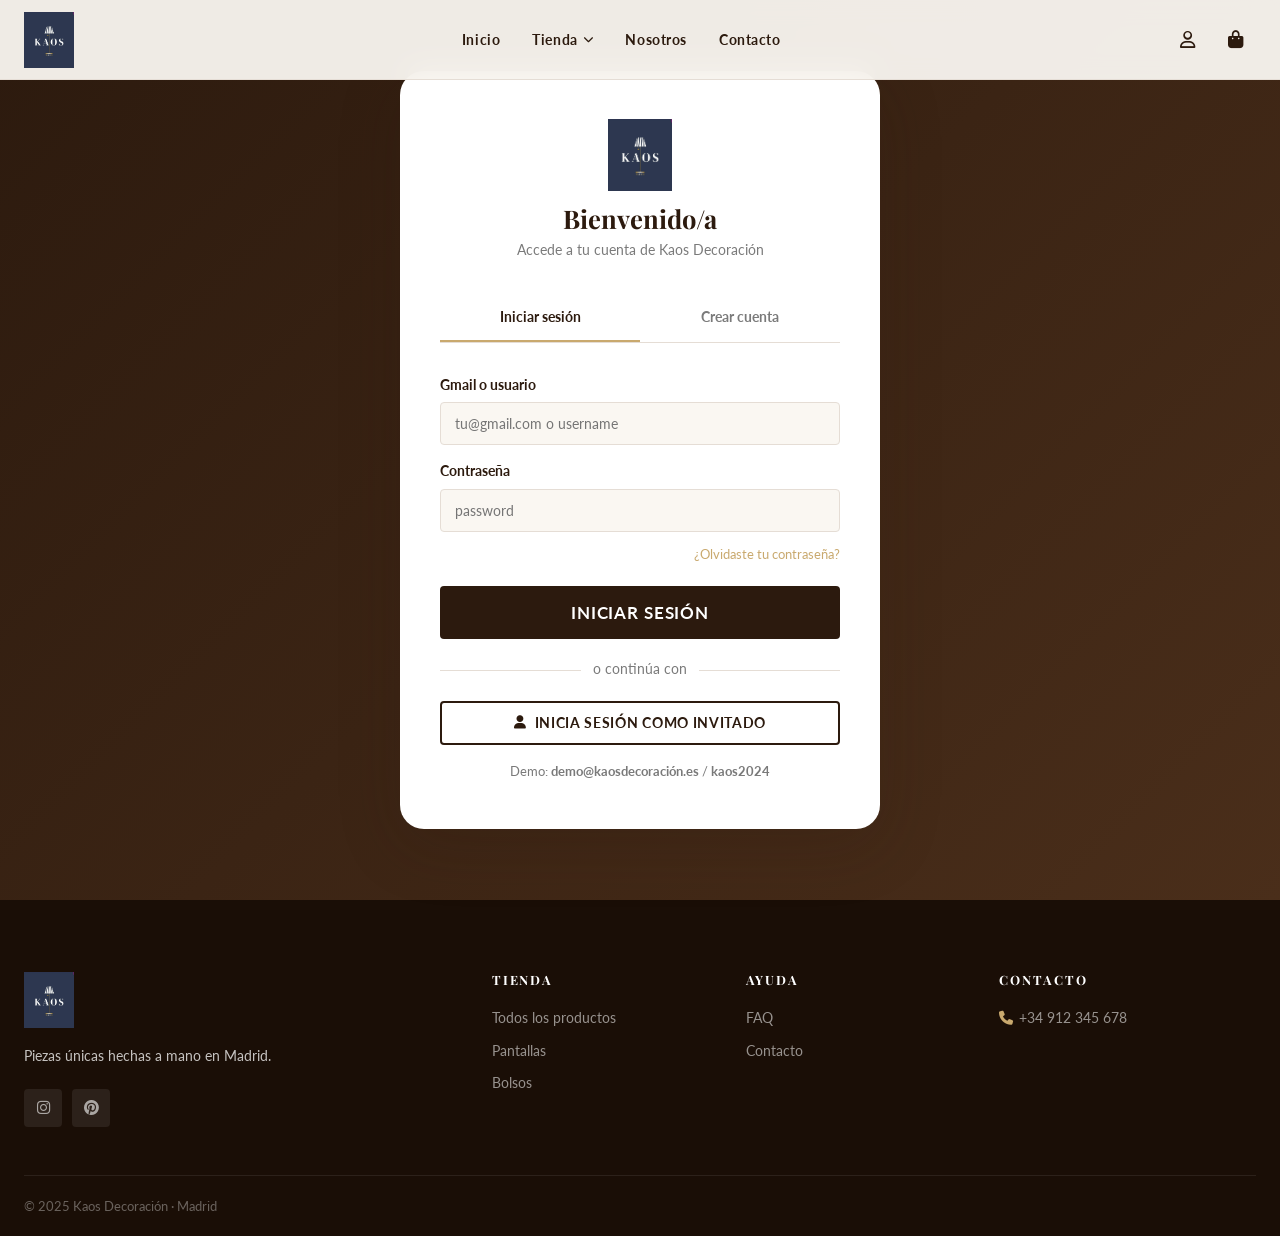
<file: cuenta.html>
﻿<!DOCTYPE html>
<html lang="es">
<head>
  <meta charset="UTF-8">
  <meta name="viewport" content="width=device-width, initial-scale=1.0">
  <title>Mi Cuenta — Kaos Decoración</title>
  <link rel="stylesheet" href="css/style.css">
  <link rel="stylesheet" href="https://cdnjs.cloudflare.com/ajax/libs/font-awesome/6.4.0/css/all.min.css">
  <link rel="icon" type="image/svg+xml" href="data:image/svg+xml,<svg xmlns='http://www.w3.org/2000/svg' viewBox='0 0 100 100'><rect width='100' height='100' rx='12' fill='%232C1A0E'/><text y='.9em' font-size='70' x='15' fill='%23C9A96E'>K</text></svg>">
</head>
<body>
<div id="loading-overlay" class="loading-overlay"><img src="img/logo.png" alt="Kaos Decoración"><div class="loader"></div></div>

<header id="header">
  <div class="container">
    <div class="header-inner">
      <a href="index.html" class="logo">
        <img src="img/logo.png" alt="Kaos Decoración" class="logo-img">
      </a>
      <nav class="nav">
        <a href="index.html">Inicio</a><div class="nav-dropdown"><a href="tienda.html">Tienda <i class="fas fa-chevron-down dd-arrow"></i></a><div class="nav-dropdown-menu"><a href="tienda.html?cat=pantallas"><i class="fas fa-lightbulb"></i> Lámparas</a><a href="tienda.html?cat=bolsos"><i class="fas fa-bag-shopping"></i> Bolsos</a><a href="tienda.html?cat=cojines"><i class="fas fa-couch"></i> Cojines</a></div></div>
        <a href="sobre-nosotros.html">Nosotros</a><a href="contacto.html">Contacto</a>
      </nav>
      <div class="header-actions">
        <a href="cuenta.html" id="btn-login" class="action-btn"><i class="far fa-user"></i></a>
        <a href="cuenta.html" id="btn-user" class="action-btn" style="display:none"><i class="fas fa-user-circle"></i></a>
        <a href="carrito.html" class="action-btn" style="position:relative"><i class="fas fa-shopping-bag"></i><span class="cart-count">0</span></a>
        <button id="menu-toggle" class="menu-toggle"><span></span><span></span><span></span></button>
      </div>
    </div>
  </div>
</header>
<nav id="mobile-nav" class="mobile-nav">
  <a href="index.html">Inicio</a><a href="tienda.html">Tienda</a><a href="contacto.html">Contacto</a>
</nav>

<!-- Auth panel (shown when not logged in) -->
<div id="auth-panel" class="auth-page page-content" style="display:none">
  <div class="auth-card">
    <div class="auth-logo">
      <img src="img/logo.png" alt="Kaos Decoración" style="height:72px;width:auto;display:block;margin:0 auto 12px;">
      <h2 style="font-size:1.6rem;margin-bottom:4px">Bienvenido/a</h2>
      <p style="color:var(--c-gray);font-size:.9rem">Accede a tu cuenta de Kaos Decoración</p>
    </div>
    <div class="auth-tabs">
      <div class="auth-tab active" onclick="switchTab('login')">Iniciar sesión</div>
      <div class="auth-tab" onclick="switchTab('register')">Crear cuenta</div>
    </div>

    <!-- Login -->
    <form id="form-login" class="auth-form active" novalidate>
      <div id="login-error" style="color:var(--c-error);font-size:.85rem;margin-bottom:12px;display:none"></div>
      <div class="form-group" style="margin-bottom:16px">
        <label>Gmail o usuario</label>
        <input type="text" name="email" placeholder="tu@gmail.com o username" required autocomplete="username">
      </div>
      <div class="form-group" style="margin-bottom:8px">
        <label>Contraseña</label>
        <input type="password" name="password" placeholder="password" required>
      </div>
      <div style="text-align:right;margin-bottom:20px">
        <a href="#" style="font-size:.82rem;color:var(--c-gold)">¿Olvidaste tu contraseña?</a>
      </div>
      <button type="submit" class="btn btn--primary btn--full btn--lg">Iniciar sesión</button>
      <div class="form-divider"><span>o continúa con</span></div>
      <div style="display:flex;gap:10px">
        <button type="button" onclick="demoLogin()" class="btn btn--outline btn--full" style="font-size:.85rem">
          <i class="fas fa-user"></i> Inicia sesión como invitado
        </button>
      </div>
      <p style="text-align:center;font-size:.8rem;color:var(--c-gray);margin-top:16px">
        Demo: <strong>demo@kaosdecoración.es</strong> / <strong>kaos2024</strong>
      </p>
    </form>

    <!-- Register -->
    <form id="form-register" class="auth-form" novalidate>
      <div style="display:grid;grid-template-columns:1fr 1fr;gap:12px;margin-bottom:16px">
        <div class="form-group" style="margin-bottom:0">
          <label>Nombre</label>
          <input type="text" name="firstname" placeholder="" required>
        </div>
        <div class="form-group" style="margin-bottom:0">
          <label>Apellido</label>
          <input type="text" name="lastname" placeholder="" required>
        </div>
      </div>
      <div class="form-group" style="margin-bottom:16px">
        <label>Username</label>
        <input type="text" name="username" placeholder="username" required autocomplete="username">
      </div>
      <div class="form-group" style="margin-bottom:16px">
        <label>Gmail</label>
        <input type="email" name="email" placeholder="tu@gmail.com" required>
      </div>
      <div class="form-group" style="margin-bottom:16px">
        <label>Contraseña (mín. 6 caracteres)</label>
        <input type="password" name="password" placeholder="password" required minlength="6">
      </div>
      <div class="form-group" style="margin-bottom:20px">
        <label>Confirmar contraseña</label>
        <input type="password" name="confirm" placeholder="password" required>
      </div>
      <button type="submit" class="btn btn--gold btn--full btn--lg">Crear mi cuenta</button>
      <p style="text-align:center;font-size:.78rem;color:var(--c-gray);margin-top:12px">
        Al registrarte aceptas nuestros <a href="#" style="color:var(--c-gold)">términos y condiciones</a>
      </p>
    </form>
  </div>
</div>

<!-- Account dashboard (shown when logged in) -->
<div id="account-dashboard" class="page-content" style="display:none">
  <div class="page-banner" style="padding:48px 0">
    <h1>Mi Cuenta</h1>
    <div class="breadcrumb">
      <a href="index.html">Inicio</a><i class="fas fa-chevron-right"></i>
      <span class="current">Mi Cuenta</span>
    </div>
  </div>

  <section class="account-page">
    <div class="container">
      <div class="account-grid">
        <!-- Sidebar -->
        <div class="account-sidebar">
          <div class="account-profile">
            <div class="account-avatar" id="account-avatar">M</div>
            <h4 id="account-name">Usuario</h4>
            <span id="account-email">email@email.com</span>
          </div>
          <div class="account-menu">
            <div class="account-menu-item active" data-panel="orders">
              <i class="fas fa-box"></i> Mis pedidos
            </div>
            <div class="account-menu-item" data-panel="profile">
              <i class="fas fa-user-edit"></i> Mis datos
            </div>
            <div class="account-menu-item" data-panel="wishlist">
              <i class="fas fa-heart"></i> Lista de deseos
            </div>
            <div class="account-menu-item" data-panel="addresses">
              <i class="fas fa-location-dot"></i> Mis direcciones
            </div>
            <a href="admin.html" class="account-menu-item" id="admin-menu-link" style="text-decoration:none;display:none">
              <i class="fas fa-cog" style="color:var(--c-gold)"></i> Panel admin
            </a>
            <div class="account-menu-item danger" data-panel="logout">
              <i class="fas fa-right-from-bracket"></i> Cerrar sesión
            </div>
          </div>
        </div>

        <!-- Main content -->
        <div class="account-content">
          <!-- Orders panel -->
          <div id="panel-orders" class="account-panel active">
            <div class="account-panel-header">
              <h2>Mis pedidos</h2>
              <p>Historial completo de tus compras en Kaos Decoración.</p>
            </div>
            <div style="background:var(--c-white);border-radius:var(--radius-lg);border:1px solid var(--c-border);overflow:hidden">
              <table class="orders-table">
                <thead>
                  <tr>
                    <th>Pedido</th>
                    <th>Fecha</th>
                    <th>Estado</th>
                    <th>Artículos</th>
                    <th>Total</th>
                  </tr>
                </thead>
                <tbody id="orders-tbody">
                  <tr><td colspan="5" style="text-align:center;padding:40px;color:var(--c-gray)">Cargando pedidos...</td></tr>
                </tbody>
              </table>
            </div>
          </div>

          <!-- Profile panel -->
          <div id="panel-profile" class="account-panel">
            <div class="account-panel-header">
              <h2>Mis datos</h2>
              <p>Actualiza tu información personal y de contacto.</p>
            </div>
            <div style="background:var(--c-white);border-radius:var(--radius-lg);border:1px solid var(--c-border);padding:32px">
              <form id="form-profile" novalidate>
                <div class="form-grid">
                  <div class="form-group">
                    <label>Nombre completo</label>
                    <input type="text" name="name" id="profile-name" placeholder="Tu nombre">
                  </div>
                  <div class="form-group">
                    <label>Gmail</label>
                    <input type="email" name="email" id="profile-email" placeholder="tu@gmail.com" readonly style="background:var(--c-light-gray)">
                  </div>
                  <div class="form-group">
                    <label>Teléfono</label>
                    <input type="tel" name="phone" id="profile-phone" placeholder="+34 600 000 000">
                  </div>
                  <div class="form-group">
                    <label>Ciudad</label>
                    <input type="text" name="city" id="profile-city" placeholder="Madrid">
                  </div>
                </div>
                <div style="margin-top:24px;padding-top:24px;border-top:1px solid var(--c-border)">
                  <h4 style="margin-bottom:16px">Cambiar contraseña</h4>
                  <div class="form-grid">
                    <div class="form-group">
                      <label>Nueva contraseña</label>
                      <input type="password" name="newpass" placeholder="••••••••">
                    </div>
                    <div class="form-group">
                      <label>Confirmar contraseña</label>
                      <input type="password" name="confirmpass" placeholder="••••••••">
                    </div>
                  </div>
                </div>
                <button type="submit" class="btn btn--primary" style="margin-top:24px">
                  <i class="fas fa-save"></i> Guardar cambios
                </button>
              </form>
            </div>
          </div>

          <!-- Wishlist panel -->
          <div id="panel-wishlist" class="account-panel">
            <div class="account-panel-header">
              <h2>Lista de deseos</h2>
              <p>Los productos que has marcado como favoritos.</p>
            </div>
            <div id="wishlist-grid" class="products-grid products-grid--3"></div>
            <div id="wishlist-empty" style="display:none">
              <div class="empty-state">
                <i class="far fa-heart"></i>
                <h3>Tu lista de deseos está vacía</h3>
                <p>Explora la tienda y guarda tus piezas favoritas con el icono <i class="far fa-heart"></i>.</p>
                <a href="tienda.html" class="btn btn--primary">Explorar tienda</a>
              </div>
            </div>
          </div>

          <!-- Addresses panel -->
          <div id="panel-addresses" class="account-panel">
            <div class="account-panel-header">
              <h2>Mis direcciones</h2>
              <p>Gestiona tus direcciones de envío habituales.</p>
            </div>
            <div style="background:var(--c-white);border-radius:var(--radius-lg);border:1px solid var(--c-border);padding:32px">
              <div style="display:grid;grid-template-columns:1fr 1fr;gap:20px">
                <div style="padding:20px;border:2px solid var(--c-gold);border-radius:var(--radius-md);position:relative">
                  <span style="position:absolute;top:-10px;left:16px;background:var(--c-gold);color:#fff;font-size:.72rem;font-weight:700;padding:2px 10px;border-radius:10px;letter-spacing:.05em">PRINCIPAL</span>
                  <p style="color:var(--c-primary);font-size:.9rem;line-height:1.8">
                    <strong id="addr-name">—</strong><br>
                    <span id="addr-text">—</span>
                  </p>
                  <button onclick="showToast('Función disponible próximamente','info')" class="btn btn--outline btn--sm" style="margin-top:12px">Editar</button>
                </div>
                <div style="padding:20px;border:2px dashed var(--c-border);border-radius:var(--radius-md);display:flex;align-items:center;justify-content:center;flex-direction:column;gap:12px;cursor:pointer" onclick="showToast('Función disponible próximamente','info')">
                  <i class="fas fa-plus" style="font-size:1.5rem;color:var(--c-border)"></i>
                  <span style="font-size:.85rem;color:var(--c-gray)">Añadir dirección</span>
                </div>
              </div>
            </div>
          </div>
        </div>
      </div>
    </div>
  </section>
</div>

<footer class="footer">
  <div class="container">
    <div class="footer-grid">
      <div class="footer-brand">
        <a href="index.html" class="logo"><img src="img/logo.png" alt="Kaos Decoración" class="logo-img"></a>
        <p>Piezas únicas hechas a mano en Madrid.</p>
        <div class="footer-social">
          <a href="#" class="social-btn"><i class="fab fa-instagram"></i></a>
          <a href="#" class="social-btn"><i class="fab fa-pinterest"></i></a>
        </div>
      </div>
      <div class="footer-col"><h5>Tienda</h5><a href="tienda.html">Todos los productos</a><a href="tienda.html?cat=pantallas">Pantallas</a><a href="tienda.html?cat=bolsos">Bolsos</a></div>
      <div class="footer-col"><h5>Ayuda</h5><a href="faq.html">FAQ</a><a href="contacto.html">Contacto</a></div>
      <div class="footer-col"><h5>Contacto</h5><a href="tel:+34912345678"><i class="fas fa-phone" style="color:var(--c-gold);margin-right:6px"></i>+34 912 345 678</a></div>
    </div>
    <div class="footer-bottom"><span>© 2025 Kaos Decoración · Madrid</span></div>
  </div>
</footer>

<script src="js/data.js"></script>
<script src="js/cart.js"></script>
<script src="js/auth.js"></script>
<script src="js/main.js"></script>
<script>
function switchTab(tab) {
  document.querySelectorAll('.auth-tab').forEach((t,i) => t.classList.toggle('active', (i===0&&tab==='login')||(i===1&&tab==='register')));
  document.querySelectorAll('.auth-form').forEach(f => f.classList.remove('active'));
  document.getElementById(tab==='login'?'form-login':'form-register').classList.add('active');
}

function demoLogin() {
  const result = Auth.login('demo@kaosdecoración.es', 'kaos2024');
  if (result.ok) { showToast('¡Bienvenida, María!', 'success'); setTimeout(() => location.reload(), 600); }
}

document.addEventListener('DOMContentLoaded', () => {
  const user = Auth.current();
  const authPanel = document.getElementById('auth-panel');
  const dashboard = document.getElementById('account-dashboard');

  if (user) {
    authPanel.style.display = 'none';
    dashboard.style.display = '';
    /* Mostrar enlace admin solo para los 3 propietarios */
    const ADMIN_USERS = ['jon.pinedo', 'violeta.sanz', 'alejandra.hidalgo'];
    const adminLink = document.getElementById('admin-menu-link');
    if (adminLink && Admin.isLoggedIn() && ADMIN_USERS.includes(Admin.current()?.username)) {
      adminLink.style.display = '';
    }
    document.getElementById('account-avatar').textContent = user.name?.charAt(0) || 'U';
    document.getElementById('account-name').textContent = user.name || 'Usuario';
    document.getElementById('account-email').textContent = user.email || '';
    if (document.getElementById('profile-name')) document.getElementById('profile-name').value = user.name || '';
    if (document.getElementById('profile-email')) document.getElementById('profile-email').value = user.email || '';
    document.getElementById('addr-name').textContent = user.name || '';
    document.getElementById('addr-text').textContent = 'Madrid, España';
    renderOrders();

    // Wishlist
    const wishIds = Wishlist.get();
    const wGrid = document.getElementById('wishlist-grid');
    const wEmpty = document.getElementById('wishlist-empty');
    if (wishIds.length) {
      const prods = wishIds.map(id => getProductById(id)).filter(Boolean);
      wGrid.innerHTML = prods.map(p => renderProductCard(p)).join('');
      initReveal(); initWishlistBtn();
    } else {
      wGrid.style.display = 'none';
      wEmpty.style.display = '';
    }

    // Profile form
    const pForm = document.getElementById('form-profile');
    if (pForm) {
      pForm.addEventListener('submit', function(e) {
        e.preventDefault();
        const name = this.querySelector('[name=name]').value;
        Auth.updateProfile({ name });
        document.getElementById('account-name').textContent = name;
        document.getElementById('account-avatar').textContent = name.charAt(0);
        showToast('Perfil actualizado correctamente', 'success');
      });
    }
  } else {
    authPanel.style.display = 'flex';
    dashboard.style.display = 'none';
  }

  // Panel switching
  initAccountPanels();
});
</script>
</body>
</html>
</file>
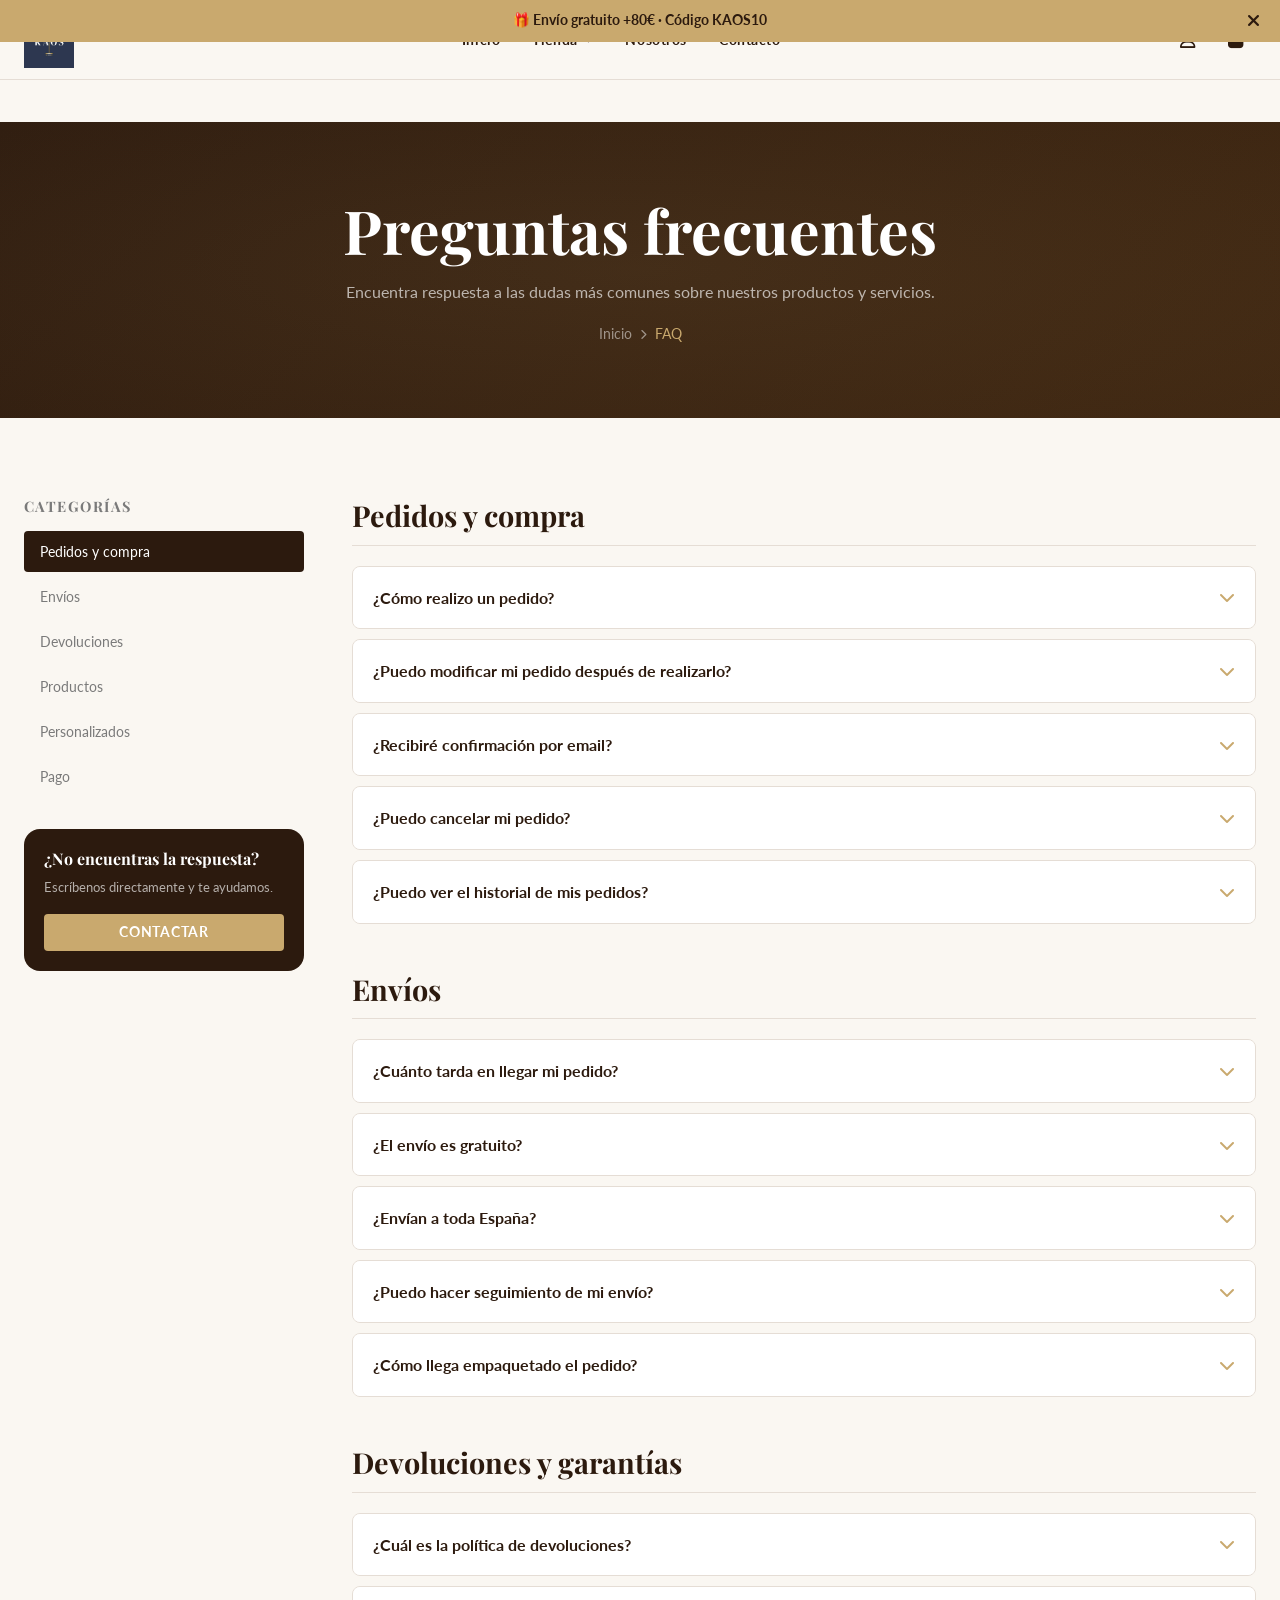
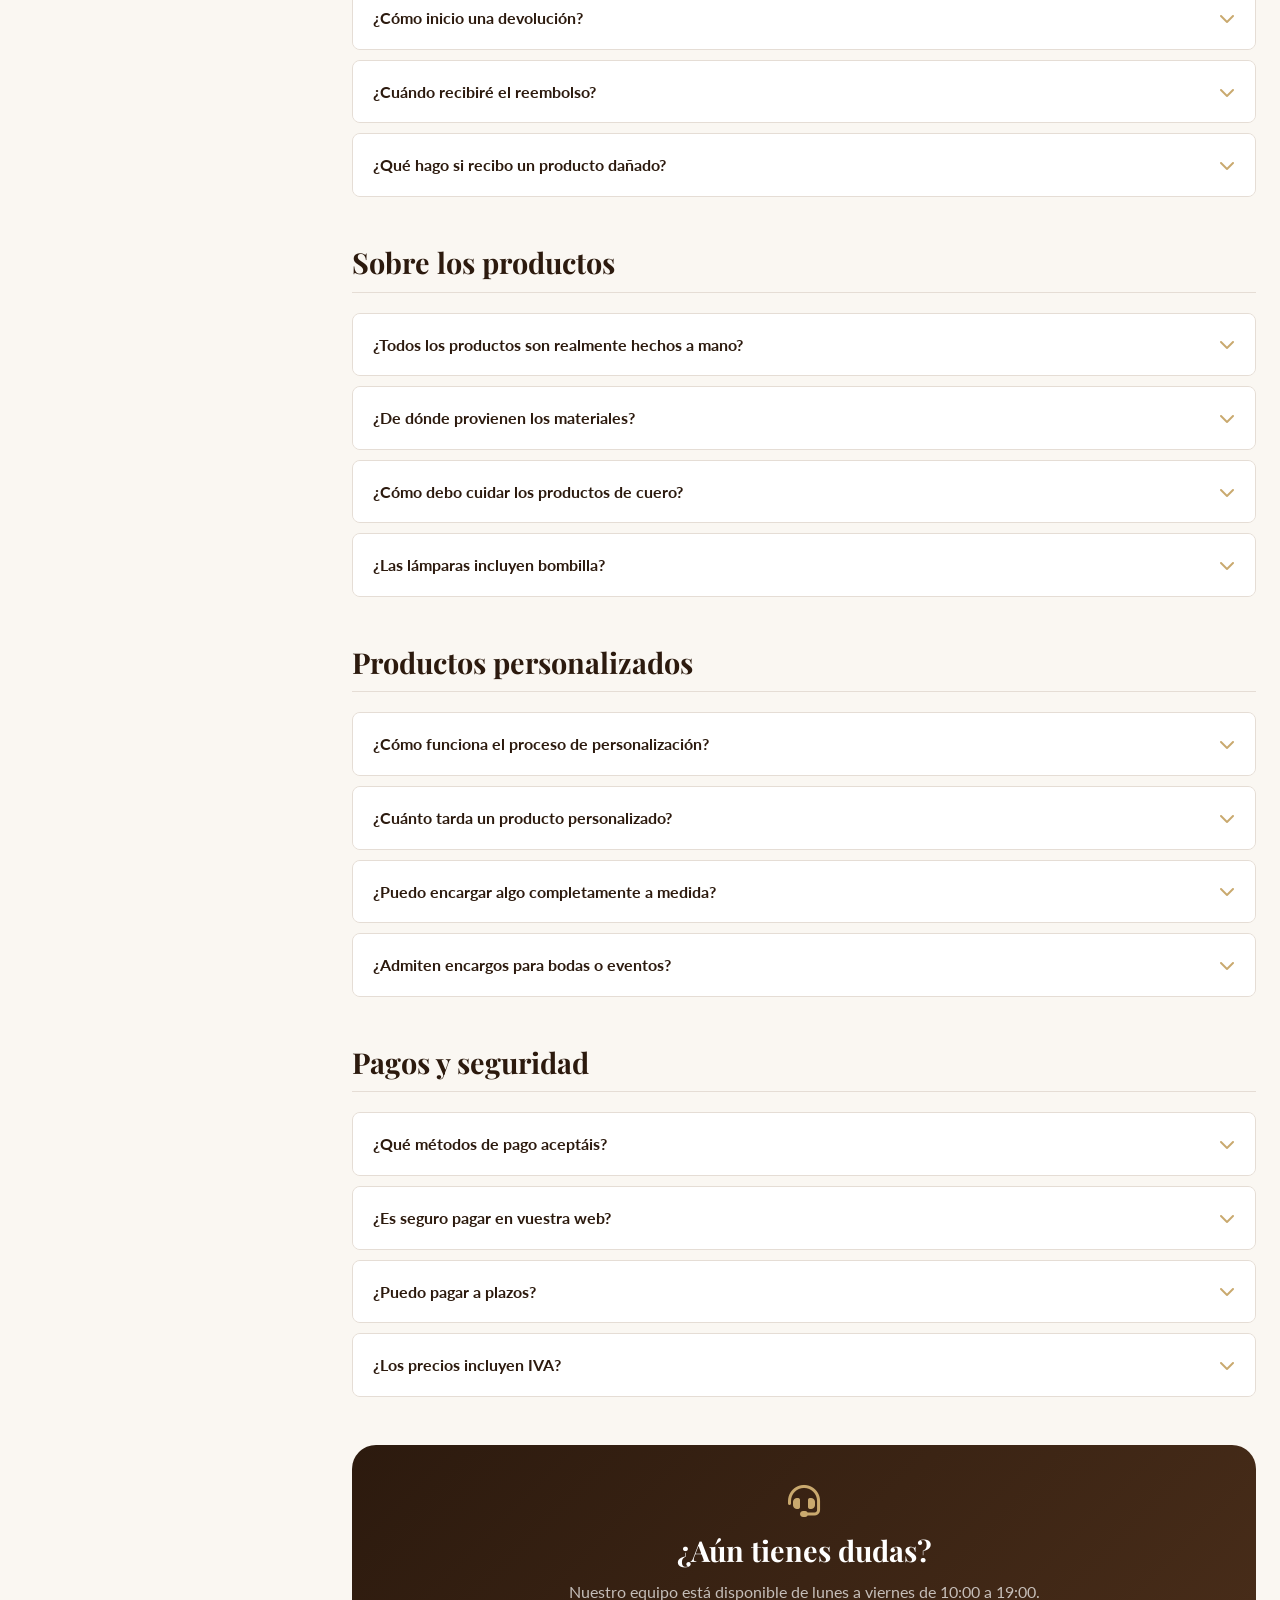
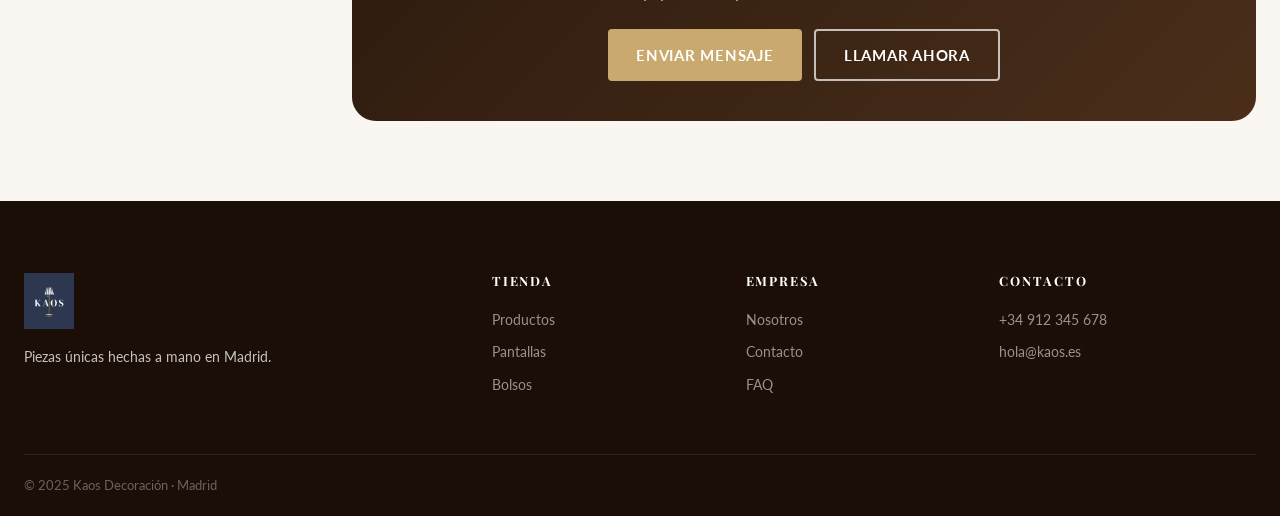
<file: faq.html>
﻿<!DOCTYPE html>
<html lang="es">
<head>
  <meta charset="UTF-8">
  <meta name="viewport" content="width=device-width, initial-scale=1.0">
  <title>Preguntas Frecuentes — Kaos Decoración</title>
  <link rel="stylesheet" href="css/style.css">
  <link rel="stylesheet" href="https://cdnjs.cloudflare.com/ajax/libs/font-awesome/6.4.0/css/all.min.css">
  <link rel="icon" type="image/svg+xml" href="data:image/svg+xml,<svg xmlns='http://www.w3.org/2000/svg' viewBox='0 0 100 100'><rect width='100' height='100' rx='12' fill='%232C1A0E'/><text y='.9em' font-size='70' x='15' fill='%23C9A96E'>K</text></svg>">
</head>
<body>
<div id="loading-overlay" class="loading-overlay"><img src="img/logo.png" alt="Kaos Decoración"><div class="loader"></div></div>
<div id="promo-bar" class="promo-bar"><span data-text-key="promo-text">🎁 Envío gratuito +80€ · Código <strong>KAOS10</strong></span><span class="close-promo"><i class="fas fa-times"></i></span></div>

<header id="header">
  <div class="container">
    <div class="header-inner">
      <a href="index.html" class="logo"><img src="img/logo.png" alt="Kaos Decoración" class="logo-img"></a>
      <nav class="nav">
        <a href="index.html">Inicio</a><div class="nav-dropdown"><a href="tienda.html">Tienda <i class="fas fa-chevron-down dd-arrow"></i></a><div class="nav-dropdown-menu"><a href="tienda.html?cat=pantallas"><i class="fas fa-lightbulb"></i> Lámparas</a><a href="tienda.html?cat=bolsos"><i class="fas fa-bag-shopping"></i> Bolsos</a><a href="tienda.html?cat=cojines"><i class="fas fa-couch"></i> Cojines</a></div></div>
        <a href="sobre-nosotros.html">Nosotros</a><a href="contacto.html">Contacto</a>
      </nav>
      <div class="header-actions">
        <a href="cuenta.html" id="btn-login" class="action-btn"><i class="far fa-user"></i></a>
        <a href="cuenta.html" id="btn-user" class="action-btn" style="display:none"><i class="fas fa-user-circle"></i></a>
        <a href="carrito.html" class="action-btn" style="position:relative"><i class="fas fa-shopping-bag"></i><span class="cart-count">0</span></a>
        <button id="menu-toggle" class="menu-toggle"><span></span><span></span><span></span></button>
      </div>
    </div>
  </div>
</header>
<nav id="mobile-nav" class="mobile-nav">
  <a href="index.html">Inicio</a><a href="tienda.html">Tienda</a><a href="contacto.html">Contacto</a>
</nav>

<div class="page-content">
  <div class="page-banner">
    <h1 data-text-key="faq-hero-title">Preguntas frecuentes</h1>
    <p data-text-key="faq-hero-subtitle">Encuentra respuesta a las dudas más comunes sobre nuestros productos y servicios.</p>
    <div class="breadcrumb"><a href="index.html">Inicio</a><i class="fas fa-chevron-right"></i><span class="current">FAQ</span></div>
  </div>

  <section class="faq-page">
    <div class="container">
      <div class="faq-grid">
        <!-- Nav -->
        <div class="faq-nav reveal">
          <h4 style="margin-bottom:16px;font-size:.9rem;text-transform:uppercase;letter-spacing:.1em;color:var(--c-gray)">Categorías</h4>
          <button class="faq-nav-btn active" data-target="faq-pedidos">Pedidos y compra</button>
          <button class="faq-nav-btn" data-target="faq-envios">Envíos</button>
          <button class="faq-nav-btn" data-target="faq-devoluciones">Devoluciones</button>
          <button class="faq-nav-btn" data-target="faq-productos">Productos</button>
          <button class="faq-nav-btn" data-target="faq-personalizados">Personalizados</button>
          <button class="faq-nav-btn" data-target="faq-pago">Pago</button>

          <div style="margin-top:32px;padding:20px;background:var(--c-primary);border-radius:var(--radius-lg)">
            <h4 style="color:var(--c-white);margin-bottom:8px;font-size:1rem">¿No encuentras la respuesta?</h4>
            <p style="color:rgba(255,255,255,.65);font-size:.82rem;margin-bottom:16px">Escríbenos directamente y te ayudamos.</p>
            <a href="contacto.html" class="btn btn--gold btn--sm btn--full">Contactar</a>
          </div>
        </div>

        <!-- FAQ content -->
        <div>
          <!-- Pedidos -->
          <div class="faq-accordion" id="faq-pedidos">
            <h3>Pedidos y compra</h3>
            <div class="faq-item">
              <div class="faq-question">¿Cómo realizo un pedido?<i class="fas fa-chevron-down"></i></div>
              <div class="faq-answer">Añade los productos que deseas al carrito, accede al checkout, rellena tus datos de envío y elige el método de pago. Una vez confirmado el pago, recibirás un email de confirmación con el número de pedido.</div>
            </div>
            <div class="faq-item">
              <div class="faq-question">¿Puedo modificar mi pedido después de realizarlo?<i class="fas fa-chevron-down"></i></div>
              <div class="faq-answer">Puedes modificar tu pedido dentro de las primeras 2 horas desde la confirmación, contactando con nosotros en hola@kaosdecoración.es o por teléfono. Pasadas las 2 horas, el pedido ya habrá entrado en producción.</div>
            </div>
            <div class="faq-item">
              <div class="faq-question">¿Recibiré confirmación por email?<i class="fas fa-chevron-down"></i></div>
              <div class="faq-answer">Sí. Tras completar el pago recibirás un email de confirmación con el resumen de tu pedido, número de referencia y fecha estimada de entrega. Si no lo encuentras, revisa la carpeta de spam.</div>
            </div>
            <div class="faq-item">
              <div class="faq-question">¿Puedo cancelar mi pedido?<i class="fas fa-chevron-down"></i></div>
              <div class="faq-answer">Puedes cancelar tu pedido de forma gratuita hasta 2 horas después de realizarlo. Para pedidos personalizados, la cancelación debe hacerse antes de que empecemos la fabricación. Contacta con nosotros lo antes posible.</div>
            </div>
            <div class="faq-item">
              <div class="faq-question">¿Puedo ver el historial de mis pedidos?<i class="fas fa-chevron-down"></i></div>
              <div class="faq-answer">Sí, accediendo a tu cuenta en "Mi Cuenta > Mis pedidos" podrás ver todos tus pedidos anteriores con su estado actual y detalle de productos.</div>
            </div>
          </div>

          <!-- Envíos -->
          <div class="faq-accordion" id="faq-envios">
            <h3>Envíos</h3>
            <div class="faq-item">
              <div class="faq-question">¿Cuánto tarda en llegar mi pedido?<i class="fas fa-chevron-down"></i></div>
              <div class="faq-answer">El envío estándar tarda entre 3 y 5 días laborables. El envío express llega en 1-2 días laborables. Los pedidos personalizados tienen tiempos de producción adicionales que se indican en cada producto (generalmente 3-5 días).</div>
            </div>
            <div class="faq-item">
              <div class="faq-question">¿El envío es gratuito?<i class="fas fa-chevron-down"></i></div>
              <div class="faq-answer">El envío es gratuito para pedidos superiores a 80€. Para pedidos de menor importe, el envío estándar tiene un coste de 5,95€ y el express de 12,95€. La recogida en nuestro taller de Madrid siempre es gratuita.</div>
            </div>
            <div class="faq-item">
              <div class="faq-question">¿Envían a toda España?<i class="fas fa-chevron-down"></i></div>
              <div class="faq-answer">Enviamos a toda España peninsular. Para Baleares, Canarias, Ceuta y Melilla, el plazo y precio puede variar. Contacta con nosotros antes de realizar el pedido para confirmarte el coste exacto.</div>
            </div>
            <div class="faq-item">
              <div class="faq-question">¿Puedo hacer seguimiento de mi envío?<i class="fas fa-chevron-down"></i></div>
              <div class="faq-answer">Sí. Una vez enviado tu pedido, recibirás un email con el número de seguimiento y un enlace directo al sitio del transportista para rastrear tu paquete en tiempo real.</div>
            </div>
            <div class="faq-item">
              <div class="faq-question">¿Cómo llega empaquetado el pedido?<i class="fas fa-chevron-down"></i></div>
              <div class="faq-answer">Todos nuestros pedidos van en cajas de cartón reciclado con relleno de papel kraft compostable. Los productos frágiles llevan protección adicional. Además, añadimos una nota de agradecimiento escrita a mano.</div>
            </div>
          </div>

          <!-- Devoluciones -->
          <div class="faq-accordion" id="faq-devoluciones">
            <h3>Devoluciones y garantías</h3>
            <div class="faq-item">
              <div class="faq-question">¿Cuál es la política de devoluciones?<i class="fas fa-chevron-down"></i></div>
              <div class="faq-answer">Tienes 30 días desde la recepción del pedido para devolver cualquier producto en su estado original. Las devoluciones son gratuitas. Los productos personalizados bajo encargo no admiten devolución salvo defecto de fabricación.</div>
            </div>
            <div class="faq-item">
              <div class="faq-question">¿Cómo inicio una devolución?<i class="fas fa-chevron-down"></i></div>
              <div class="faq-answer">Escríbenos a hola@kaosdecoración.es indicando tu número de pedido y el motivo de la devolución. Te enviaremos las instrucciones y la etiqueta de devolución prepagada en un plazo de 24 horas.</div>
            </div>
            <div class="faq-item">
              <div class="faq-question">¿Cuándo recibiré el reembolso?<i class="fas fa-chevron-down"></i></div>
              <div class="faq-answer">Una vez recibida y verificada la devolución, procesamos el reembolso en un plazo de 3-5 días laborables. El dinero aparecerá en tu cuenta bancaria o tarjeta en función del método de pago original.</div>
            </div>
            <div class="faq-item">
              <div class="faq-question">¿Qué hago si recibo un producto dañado?<i class="fas fa-chevron-down"></i></div>
              <div class="faq-answer">Si recibes un producto dañado o defectuoso, contacta con nosotros en las primeras 48 horas enviando fotos del producto y el embalaje. Te enviaremos un reemplazo sin coste adicional o te reembolsaremos el importe completo.</div>
            </div>
          </div>

          <!-- Productos -->
          <div class="faq-accordion" id="faq-productos">
            <h3>Sobre los productos</h3>
            <div class="faq-item">
              <div class="faq-question">¿Todos los productos son realmente hechos a mano?<i class="fas fa-chevron-down"></i></div>
              <div class="faq-answer">Sí, absolutamente todos. Nuestros tres artesanos fabrican cada pieza en nuestro taller de Madrid. Por eso, cada producto puede tener ligeras variaciones respecto a las fotografías — eso es precisamente lo que hace cada pieza única e irrepetible.</div>
            </div>
            <div class="faq-item">
              <div class="faq-question">¿De dónde provienen los materiales?<i class="fas fa-chevron-down"></i></div>
              <div class="faq-answer">Priorizamos materiales españoles o europeos: el cuero proviene de tenerías certificadas de Ubrique (Cádiz), la madera de proveedores locales con gestión forestal sostenible, y los hilos y telas de distribuidores de comercio justo. Siempre indicamos la procedencia en cada ficha de producto.</div>
            </div>
            <div class="faq-item">
              <div class="faq-question">¿Cómo debo cuidar los productos de cuero?<i class="fas fa-chevron-down"></i></div>
              <div class="faq-answer">Cada producto de cuero incluye instrucciones de cuidado. En general: limpia con un paño suave y seco, aplica cera de cuero natural cada 3-6 meses y evita la exposición prolongada al sol y la humedad. Con el tiempo, el cuero natural desarrolla una hermosa pátina.</div>
            </div>
            <div class="faq-item">
              <div class="faq-question">¿Las lámparas incluyen bombilla?<i class="fas fa-chevron-down"></i></div>
              <div class="faq-answer">La mayoría de nuestras lámparas incluyen una bombilla LED de filamento tipo Edison (indicado en la descripción del producto). Todas son compatibles con bombillas E27 estándar de hasta 40W, aunque recomendamos LED de baja consumo.</div>
            </div>
          </div>

          <!-- Personalizados -->
          <div class="faq-accordion" id="faq-personalizados">
            <h3>Productos personalizados</h3>
            <div class="faq-item">
              <div class="faq-question">¿Cómo funciona el proceso de personalización?<i class="fas fa-chevron-down"></i></div>
              <div class="faq-answer">En la ficha del producto encontrarás un campo de texto donde puedes indicar tus preferencias (nombre, fecha, colores, texto...). Tras confirmar el pedido, te enviaremos un boceto para tu aprobación antes de comenzar la fabricación. Sin tu aprobación, no empezamos.</div>
            </div>
            <div class="faq-item">
              <div class="faq-question">¿Cuánto tarda un producto personalizado?<i class="fas fa-chevron-down"></i></div>
              <div class="faq-answer">El tiempo de producción varía según el producto: carteles de madera (3-5 días), bandejas de resina (5-7 días), cojines bordados (7-10 días). A este tiempo hay que añadir el tiempo de envío. Te informaremos del plazo exacto al confirmar el pedido.</div>
            </div>
            <div class="faq-item">
              <div class="faq-question">¿Puedo encargar algo completamente a medida?<i class="fas fa-chevron-down"></i></div>
              <div class="faq-answer">¡Por supuesto! Es una de nuestras especialidades. Escríbenos a hola@kaosdecoración.es describiendo tu idea y te prepararemos un presupuesto personalizado sin compromiso. Trabajamos proyectos de decoración para particulares, restaurantes y espacios comerciales.</div>
            </div>
            <div class="faq-item">
              <div class="faq-question">¿Admiten encargos para bodas o eventos?<i class="fas fa-chevron-down"></i></div>
              <div class="faq-answer">Sí, y es algo que nos encanta hacer. Fabricamos detalles de boda, centros de mesa, carteles personalizados, recordatorios y decoración temática para eventos. Contacta con al menos 4 semanas de antelación para garantizar disponibilidad.</div>
            </div>
          </div>

          <!-- Pago -->
          <div class="faq-accordion" id="faq-pago">
            <h3>Pagos y seguridad</h3>
            <div class="faq-item">
              <div class="faq-question">¿Qué métodos de pago aceptáis?<i class="fas fa-chevron-down"></i></div>
              <div class="faq-answer">Aceptamos tarjeta de crédito/débito (Visa, Mastercard, Amex), PayPal y Bizum. Todos los pagos se procesan de forma segura con cifrado SSL de 256 bits. No almacenamos datos de tarjetas bancarias.</div>
            </div>
            <div class="faq-item">
              <div class="faq-question">¿Es seguro pagar en vuestra web?<i class="fas fa-chevron-down"></i></div>
              <div class="faq-answer">Completamente. Nuestra pasarela de pago utiliza el protocolo SSL/TLS con cifrado de 256 bits. Los pagos con tarjeta se procesan a través de Stripe, uno de los procesadores más seguros del mundo. Nunca vemos ni almacenamos los datos de tu tarjeta.</div>
            </div>
            <div class="faq-item">
              <div class="faq-question">¿Puedo pagar a plazos?<i class="fas fa-chevron-down"></i></div>
              <div class="faq-answer">Para pedidos superiores a 200€, ofrecemos la posibilidad de pago en 3 plazos sin intereses a través de PayPal. Selecciona PayPal en el checkout y activa la opción "Pagar en cuotas" desde tu cuenta PayPal.</div>
            </div>
            <div class="faq-item">
              <div class="faq-question">¿Los precios incluyen IVA?<i class="fas fa-chevron-down"></i></div>
              <div class="faq-answer">Sí, todos los precios mostrados en la tienda incluyen el IVA (21%). La factura detallada se enviará por email tras la confirmación del pedido. Si necesitas factura con datos de empresa, indícalo en las notas del pedido.</div>
            </div>
          </div>

          <!-- Still have questions -->
          <div style="background:linear-gradient(135deg,var(--c-primary) 0%,#4A2E1A 100%);border-radius:var(--radius-xl);padding:40px;text-align:center;margin-top:40px">
            <i class="fas fa-headset" style="font-size:2rem;color:var(--c-gold);margin-bottom:16px"></i>
            <h3 style="color:var(--c-white);margin-bottom:12px">¿Aún tienes dudas?</h3>
            <p style="color:rgba(255,255,255,.7);margin-bottom:24px">Nuestro equipo está disponible de lunes a viernes de 10:00 a 19:00.</p>
            <div style="display:flex;gap:12px;justify-content:center;flex-wrap:wrap">
              <a href="contacto.html" class="btn btn--gold">Enviar mensaje</a>
              <a href="tel:+34912345678" class="btn btn--outline-white">Llamar ahora</a>
            </div>
          </div>
        </div>
      </div>
    </div>
  </section>

  <footer class="footer">
    <div class="container">
      <div class="footer-grid">
        <div class="footer-brand"><a href="index.html" class="logo"><img src="img/logo.png" alt="Kaos Decoración" class="logo-img"></a><p data-text-key="footer-desc">Piezas únicas hechas a mano en Madrid.</p></div>
        <div class="footer-col"><h5>Tienda</h5><a href="tienda.html">Productos</a><a href="tienda.html?cat=pantallas">Pantallas</a><a href="tienda.html?cat=bolsos">Bolsos</a></div>
        <div class="footer-col"><h5>Empresa</h5><a href="sobre-nosotros.html">Nosotros</a><a href="contacto.html">Contacto</a><a href="faq.html">FAQ</a></div>
        <div class="footer-col"><h5>Contacto</h5><a href="tel:+34912345678">+34 912 345 678</a><a href="mailto:hola@kaos.es">hola@kaos.es</a></div>
      </div>
      <div class="footer-bottom"><span data-text-key="footer-copyright">© 2025 Kaos Decoración · Madrid</span></div>
    </div>
  </footer>
</div>

<script src="js/data.js"></script>
<script src="js/cart.js"></script>
<script src="js/auth.js"></script>
<script src="js/main.js"></script>
<script src="js/texts.js"></script></body>
</html>
</file>
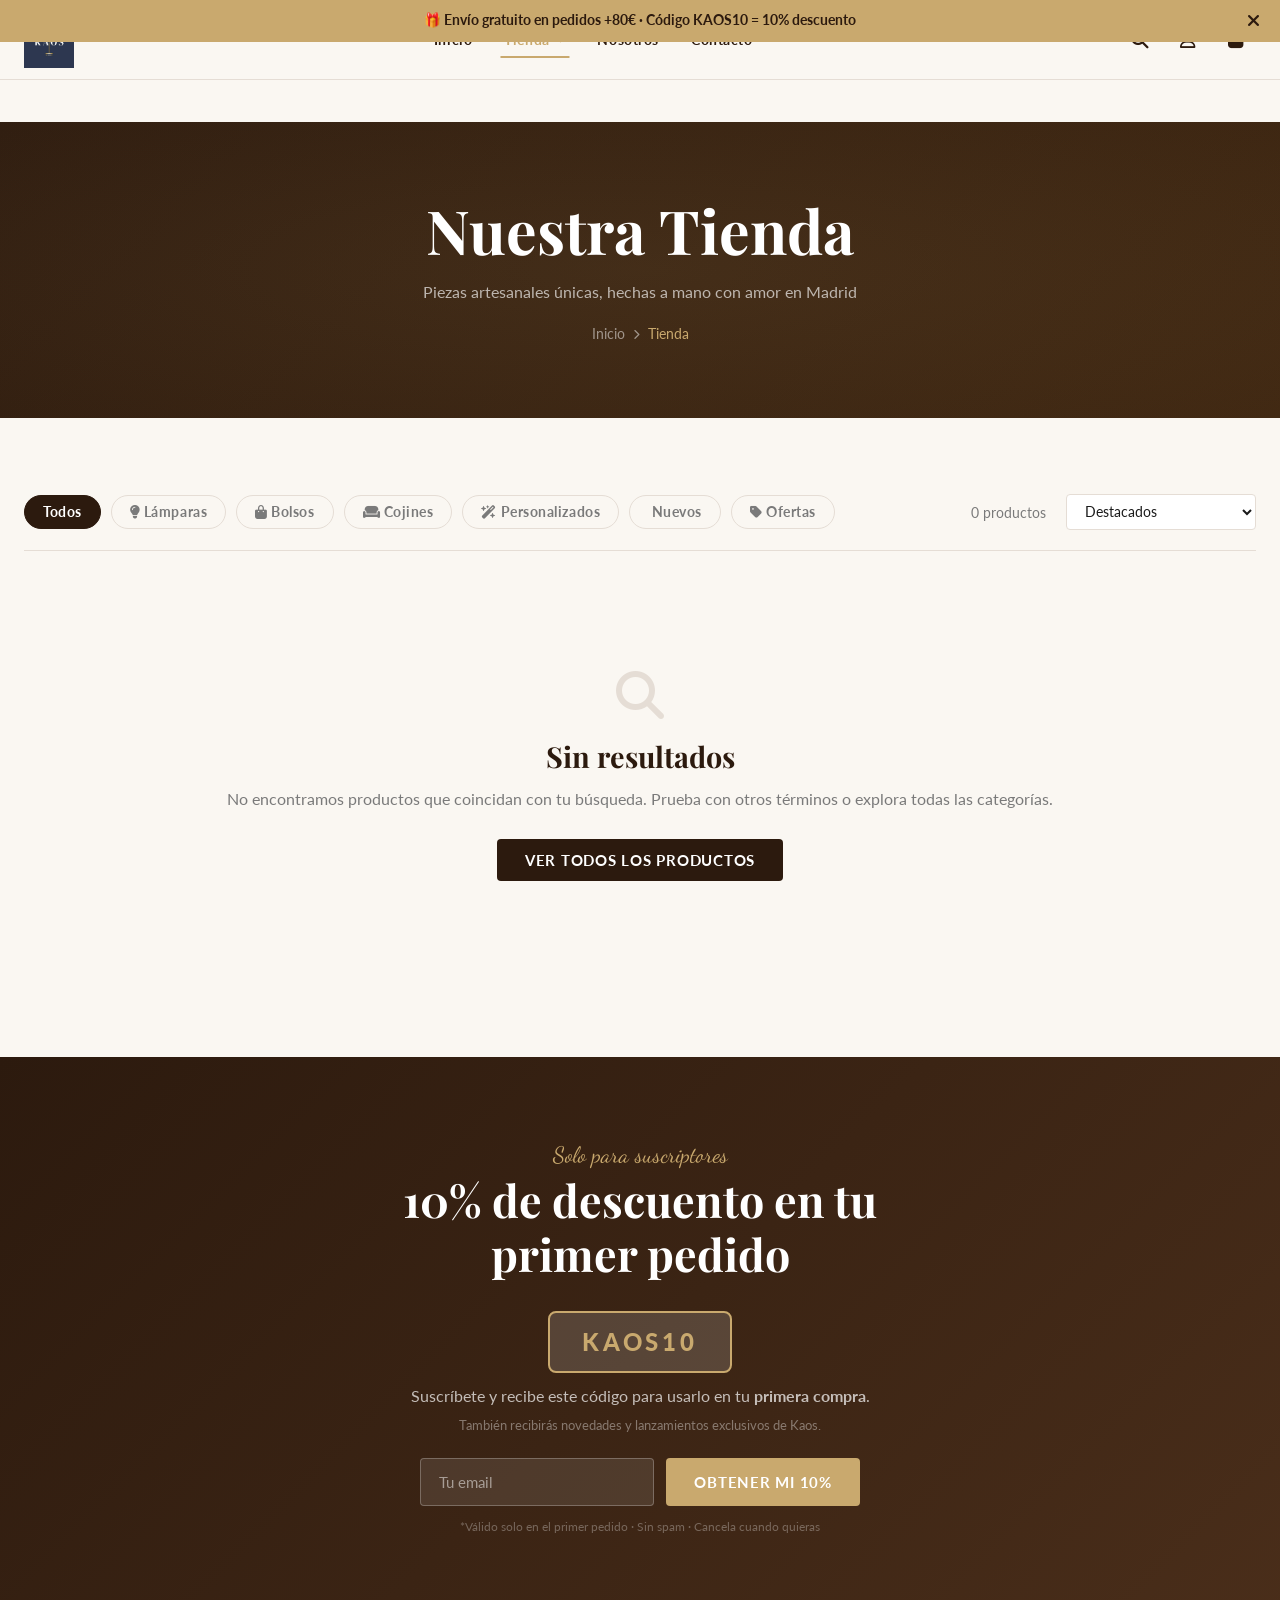
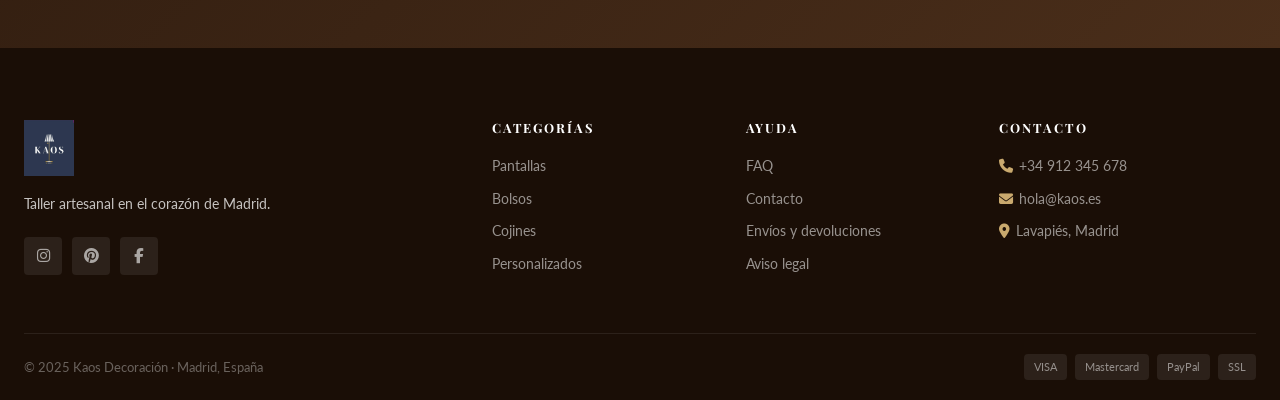
<file: tienda.html>
﻿<!DOCTYPE html>
<html lang="es">
<head>
  <meta charset="UTF-8">
  <meta name="viewport" content="width=device-width, initial-scale=1.0">
  <title>Tienda — Kaos Decoración</title>
  <meta name="description" content="Explora nuestro catálogo completo de artesanía: lámparas, bolsos, decoración y productos personalizados. Piezas únicas hechas a mano en Madrid.">
  <link rel="stylesheet" href="css/style.css">
  <link rel="stylesheet" href="https://cdnjs.cloudflare.com/ajax/libs/font-awesome/6.4.0/css/all.min.css">
  <link rel="icon" type="image/svg+xml" href="data:image/svg+xml,<svg xmlns='http://www.w3.org/2000/svg' viewBox='0 0 100 100'><rect width='100' height='100' rx='12' fill='%232C1A0E'/><text y='.9em' font-size='70' x='15' fill='%23C9A96E'>K</text></svg>">
</head>
<body>

<div id="loading-overlay" class="loading-overlay"><img src="img/logo.png" alt="Kaos Decoración"><div class="loader"></div></div>

<div id="promo-bar" class="promo-bar">
  <span data-text-key="promo-text">🎁 Envío gratuito en pedidos +80€ · Código <strong>KAOS10</strong> = 10% descuento</span>
  <span class="close-promo"><i class="fas fa-times"></i></span>
</div>

<header id="header">
  <div class="container">
    <div class="header-inner">
      <a href="index.html" class="logo">
        <img src="img/logo.png" alt="Kaos Decoración" class="logo-img">
      </a>
      <nav class="nav">
        <a href="index.html">Inicio</a>
        <div class="nav-dropdown">
          <a href="tienda.html" class="active">Tienda <i class="fas fa-chevron-down dd-arrow"></i></a>
          <div class="nav-dropdown-menu">
            <a href="tienda.html?cat=pantallas"><i class="fas fa-lightbulb"></i> Lámparas</a>
            <a href="tienda.html?cat=bolsos"><i class="fas fa-bag-shopping"></i> Bolsos</a>
            <a href="tienda.html?cat=cojines"><i class="fas fa-couch"></i> Cojines</a>
          </div>
        </div>
        <a href="sobre-nosotros.html">Nosotros</a>
        <a href="contacto.html">Contacto</a>
      </nav>
      <div class="header-actions">
        <div id="search-bar" class="search-bar">
          <input type="text" id="search-input" placeholder="Buscar...">
          <button><i class="fas fa-search"></i></button>
        </div>
        <button id="search-toggle" class="action-btn"><i class="fas fa-search"></i></button>
        <a href="cuenta.html" id="btn-login" class="action-btn"><i class="far fa-user"></i></a>
        <a href="cuenta.html" id="btn-user" class="action-btn" style="display:none"><i class="fas fa-user-circle"></i></a>
        <a href="carrito.html" class="action-btn" style="position:relative">
          <i class="fas fa-shopping-bag"></i><span class="cart-count">0</span>
        </a>
        <button id="menu-toggle" class="menu-toggle"><span></span><span></span><span></span></button>
      </div>
    </div>
  </div>
</header>

<nav id="mobile-nav" class="mobile-nav">
  <a href="index.html">Inicio</a>
  <div class="nav-dropdown">
          <a href="tienda.html">Tienda <i class="fas fa-chevron-down dd-arrow"></i></a>
          <div class="nav-dropdown-menu">
            <a href="tienda.html?cat=pantallas"><i class="fas fa-lightbulb"></i> Lámparas</a>
            <a href="tienda.html?cat=bolsos"><i class="fas fa-bag-shopping"></i> Bolsos</a>
            <a href="tienda.html?cat=cojines"><i class="fas fa-couch"></i> Cojines</a>
          </div>
        </div>
  <a href="tienda.html?cat=personalizados">Personalizados</a>
  <a href="sobre-nosotros.html">Sobre Nosotros</a>
  <a href="contacto.html">Contacto</a>
</nav>

<div class="page-content">
  <div class="page-banner">
    <h1 data-text-key="shop-hero-title">Nuestra Tienda</h1>
    <p data-text-key="shop-hero-subtitle">Piezas artesanales únicas, hechas a mano con amor en Madrid</p>
    <div class="breadcrumb">
      <a href="index.html">Inicio</a>
      <i class="fas fa-chevron-right"></i>
      <span class="current" id="breadcrumb-current">Tienda</span>
    </div>
  </div>

  <section style="padding: 56px 0 96px">
    <div class="container">
      <div class="shop-header">
        <div class="shop-filters" id="shop-filters">
          <button class="filter-btn active" data-cat="all">Todos</button>
          <button class="filter-btn" data-cat="pantallas"><i class="fas fa-lightbulb"></i> Lámparas</button>
          <button class="filter-btn" data-cat="bolsos"><i class="fas fa-bag-shopping"></i> Bolsos</button>
          <button class="filter-btn" data-cat="cojines"><i class="fas fa-couch"></i> Cojines</button>
          <button class="filter-btn" data-cat="personalizados"><i class="fas fa-wand-magic-sparkles"></i> Personalizados</button>
          <button class="filter-btn" data-cat="new"><i class="fas fa-sparkles"></i> Nuevos</button>
          <button class="filter-btn" data-cat="sale"><i class="fas fa-tag"></i> Ofertas</button>
        </div>
        <div style="display:flex;align-items:center;gap:20px;flex-wrap:wrap">
          <span class="shop-meta" id="product-count">20 productos</span>
          <div class="shop-sort">
            <select id="sort-select" aria-label="Ordenar por">
              <option value="featured">Destacados</option>
              <option value="price-asc">Precio: menor a mayor</option>
              <option value="price-desc">Precio: mayor a menor</option>
              <option value="rating">Mejor valorados</option>
              <option value="newest">Más recientes</option>
            </select>
          </div>
        </div>
      </div>

      <div class="products-grid products-grid--3" id="products-grid">
        <!-- Rendered by JS -->
      </div>

      <div id="no-results" style="display:none">
        <div class="empty-state">
          <i class="fas fa-search"></i>
          <h3>Sin resultados</h3>
          <p>No encontramos productos que coincidan con tu búsqueda. Prueba con otros términos o explora todas las categorías.</p>
          <button class="btn btn--primary" onclick="resetFilters()">Ver todos los productos</button>
        </div>
      </div>
    </div>
  </section>

  <!-- Newsletter -->
  <section class="newsletter">
    <div class="container">
      <div class="newsletter-content reveal">
        <span class="eyebrow" data-text-key="newsletter-eyebrow">Solo para suscriptores</span>
        <h2 data-text-key="newsletter-title">10% de descuento en tu primer pedido</h2>
        <div style="display:inline-block;background:rgba(255,255,255,.15);border:2px solid var(--c-gold);border-radius:var(--radius-md);padding:10px 32px;margin:14px 0 10px;font-size:1.5rem;font-weight:900;letter-spacing:.16em;color:var(--c-gold)">KAOS10</div>
        <p style="font-size:1rem;margin-bottom:6px" data-text-key="newsletter-desc">Suscríbete y recibe este código para usarlo en tu <strong>primera compra</strong>.</p>
        <p style="font-size:.82rem;opacity:.55;margin-bottom:22px">También recibirás novedades y lanzamientos exclusivos de Kaos.</p>
        <form class="newsletter-form" novalidate>
          <input type="email" placeholder="Tu email" required aria-label="Email">
          <button type="submit" class="btn btn--gold" data-text-key="newsletter-btn">Obtener mi 10%</button>
        </form>
        <p style="font-size:.72rem;color:rgba(255,255,255,.3);margin-top:12px">*Válido solo en el primer pedido · Sin spam · Cancela cuando quieras</p>
      </div></div>
  </section>

  <footer class="footer">
    <div class="container">
      <div class="footer-grid">
        <div class="footer-brand">
          <a href="index.html" class="logo">
            <img src="img/logo.png" alt="Kaos Decoración" class="logo-img">
          </a>
          <p data-text-key="footer-desc">Taller artesanal en el corazón de Madrid.</p>
          <div class="footer-social">
            <a href="#" class="social-btn"><i class="fab fa-instagram"></i></a>
            <a href="#" class="social-btn"><i class="fab fa-pinterest"></i></a>
            <a href="#" class="social-btn"><i class="fab fa-facebook-f"></i></a>
          </div>
        </div>
        <div class="footer-col">
          <h5>Categorías</h5>
          <a href="tienda.html?cat=pantallas">Pantallas</a>
          <a href="tienda.html?cat=bolsos">Bolsos</a>
          <a href="tienda.html?cat=cojines">Cojines</a>
          <a href="tienda.html?cat=personalizados">Personalizados</a>
        </div>
        <div class="footer-col">
          <h5>Ayuda</h5>
          <a href="faq.html">FAQ</a>
          <a href="contacto.html">Contacto</a>
          <a href="#">Envíos y devoluciones</a>
          <a href="#">Aviso legal</a>
        </div>
        <div class="footer-col">
          <h5>Contacto</h5>
          <a href="tel:+34912345678"><i class="fas fa-phone" style="color:var(--c-gold);margin-right:6px"></i>+34 912 345 678</a>
          <a href="mailto:hola@kaos.es"><i class="fas fa-envelope" style="color:var(--c-gold);margin-right:6px"></i>hola@kaos.es</a>
          <a href="#"><i class="fas fa-location-dot" style="color:var(--c-gold);margin-right:6px"></i>Lavapiés, Madrid</a>
        </div>
      </div>
      <div class="footer-bottom">
        <span data-text-key="footer-copyright">© 2025 Kaos Decoración · Madrid, España</span>
        <div class="footer-payment">
          <span class="payment-badge">VISA</span><span class="payment-badge">Mastercard</span>
          <span class="payment-badge">PayPal</span><span class="payment-badge">SSL</span>
        </div>
      </div>
    </div>
  </footer>
</div>

<script src="js/data.js"></script>
<script src="js/cart.js"></script>
<script src="js/auth.js"></script>
<script src="js/main.js"></script>
<script src="js/texts.js"></script><script>
let currentProducts = getAllProducts();

function getFilteredProducts(cat, query, sort) {
  let list = getAllProducts();
  if (cat === 'new') list = list.filter(p => p.isNew);
  else if (cat === 'sale') list = list.filter(p => p.isOnSale);
  else if (cat && cat !== 'all') list = list.filter(p => p.category === cat);
  if (query) {
    const q = query.toLowerCase();
    list = list.filter(p =>
      p.name.toLowerCase().includes(q) ||
      p.description.toLowerCase().includes(q) ||
      p.tags.some(t => t.includes(q))
    );
  }
  switch (sort) {
    case 'price-asc':  list.sort((a,b) => a.price - b.price); break;
    case 'price-desc': list.sort((a,b) => b.price - a.price); break;
    case 'rating':     list.sort((a,b) => b.rating - a.rating); break;
    case 'newest':     list.sort((a,b) => (b.isNew ? 1 : 0) - (a.isNew ? 1 : 0)); break;
    default: list.sort((a,b) => (b.isFeatured ? 1 : 0) - (a.isFeatured ? 1 : 0));
  }
  return list;
}

function renderProducts(list) {
  const grid = document.getElementById('products-grid');
  const noRes = document.getElementById('no-results');
  const count = document.getElementById('product-count');
  if (count) count.textContent = `${list.length} producto${list.length !== 1 ? 's' : ''}`;
  if (!list.length) {
    grid.innerHTML = '';
    noRes.style.display = '';
    return;
  }
  noRes.style.display = 'none';
  grid.innerHTML = list.map(p => renderProductCard(p)).join('');
  initReveal();
  initWishlistBtn();
}

function resetFilters() {
  document.querySelectorAll('.filter-btn').forEach(b => b.classList.toggle('active', b.dataset.cat === 'all'));
  document.getElementById('sort-select').value = 'featured';
  renderProducts(getFilteredProducts('all', '', 'featured'));
}

document.addEventListener('DOMContentLoaded', () => {
  const params = new URLSearchParams(location.search);
  const catParam = params.get('cat') || 'all';
  const qParam = params.get('q') || '';
  const saleParam = params.get('sale');

  let activeCat = catParam;
  if (saleParam) activeCat = 'sale';

  document.querySelectorAll('.filter-btn').forEach(btn => {
    btn.classList.toggle('active', btn.dataset.cat === activeCat);
    btn.addEventListener('click', function() {
      document.querySelectorAll('.filter-btn').forEach(b => b.classList.remove('active'));
      this.classList.add('active');
      renderProducts(getFilteredProducts(this.dataset.cat, '', document.getElementById('sort-select').value));
      const bc = document.getElementById('breadcrumb-current');
      if (bc) bc.textContent = this.textContent.trim() || 'Tienda';
      history.replaceState({}, '', `tienda.html?cat=${this.dataset.cat}`);
    });
  });

  document.getElementById('sort-select').addEventListener('change', function() {
    const activeCat = document.querySelector('.filter-btn.active')?.dataset.cat || 'all';
    renderProducts(getFilteredProducts(activeCat, '', this.value));
  });

  if (qParam) {
    document.getElementById('search-input').value = qParam;
    document.querySelectorAll('.filter-btn').forEach(b => b.classList.toggle('active', b.dataset.cat === 'all'));
  }
  renderProducts(getFilteredProducts(activeCat, qParam, 'featured'));

  const bc = document.getElementById('breadcrumb-current');
  const catObj = CATEGORIES.find(c => c.id === catParam);
  if (bc && catObj) bc.textContent = catObj.label;
});
</script>
</body>
</html>
</file>
<file: css/style.css>
/* ===================================================
   KAOS DECORACIÓN — Estilos Principales
   Madrid, España | Artesanía única
=================================================== */

@import url('https://fonts.googleapis.com/css2?family=Playfair+Display:ital,wght@0,400;0,600;0,700;1,400&family=Lato:wght@300;400;700&family=Dancing+Script:wght@600&display=swap');

/* ─── Variables ─── */
:root {
  --c-primary:    #2C1A0E;
  --c-secondary:  #C9A96E;
  --c-accent:     #E8C9A0;
  --c-bg:         #FAF7F2;
  --c-dark:       #1A1A1A;
  --c-white:      #FFFFFF;
  --c-gray:       #7A7A7A;
  --c-light-gray: #F0EBE3;
  --c-border:     #E5DDD5;
  --c-success:    #4A7C59;
  --c-error:      #C0392B;
  --c-gold:       #C9A96E;
  --c-gold-dark:  #A67C52;

  --ff-heading: 'Playfair Display', Georgia, serif;
  --ff-body:    'Lato', 'Helvetica Neue', sans-serif;
  --ff-script:  'Dancing Script', cursive;

  --fw-light:   300;
  --fw-regular: 400;
  --fw-bold:    700;

  --radius-sm: 4px;
  --radius-md: 8px;
  --radius-lg: 16px;
  --radius-xl: 24px;

  --shadow-sm: 0 2px 8px rgba(44,26,14,.08);
  --shadow-md: 0 4px 20px rgba(44,26,14,.12);
  --shadow-lg: 0 8px 40px rgba(44,26,14,.16);
  --shadow-xl: 0 16px 64px rgba(44,26,14,.20);

  --transition: .3s cubic-bezier(.4,0,.2,1);
  --transition-slow: .6s cubic-bezier(.4,0,.2,1);

  --max-w: 1320px;
  --header-h: 80px;
}

/* ─── Reset & Base ─── */
*, *::before, *::after { box-sizing: border-box; margin: 0; padding: 0; }
html { scroll-behavior: smooth; font-size: 16px; }
body {
  font-family: var(--ff-body);
  font-weight: var(--fw-regular);
  color: var(--c-dark);
  background: var(--c-bg);
  line-height: 1.6;
  overflow-x: hidden;
}
a { color: inherit; text-decoration: none; transition: color var(--transition); }
img { max-width: 100%; height: auto; display: block; }
ul { list-style: none; }
button { cursor: pointer; border: none; background: none; font-family: inherit; }
input, select, textarea { font-family: inherit; }
.sr-only { position: absolute; width: 1px; height: 1px; overflow: hidden; clip: rect(0,0,0,0); }

/* ─── Scrollbar ─── */
::-webkit-scrollbar { width: 8px; }
::-webkit-scrollbar-track { background: var(--c-bg); }
::-webkit-scrollbar-thumb { background: var(--c-accent); border-radius: 4px; }

/* ─── Container ─── */
.container { max-width: var(--max-w); margin: 0 auto; padding: 0 24px; }
.container--sm { max-width: 860px; }
.container--xs { max-width: 640px; }

/* ─── Typography ─── */
h1,h2,h3,h4,h5 { font-family: var(--ff-heading); line-height: 1.2; color: var(--c-primary); }
h1 { font-size: clamp(2.2rem,5vw,3.8rem); }
h2 { font-size: clamp(1.8rem,3.5vw,2.8rem); }
h3 { font-size: clamp(1.3rem,2.5vw,1.8rem); }
h4 { font-size: 1.25rem; }
h5 { font-size: 1rem; }
p { margin-bottom: .8em; }
p:last-child { margin-bottom: 0; }
.script { font-family: var(--ff-script); color: var(--c-secondary); }
.lead { font-size: 1.15rem; color: var(--c-gray); line-height: 1.75; }

/* ─── Buttons ─── */
.btn {
  display: inline-flex; align-items: center; gap: 8px;
  padding: 12px 28px;
  font-family: var(--ff-body); font-size: .95rem; font-weight: var(--fw-bold);
  letter-spacing: .05em; text-transform: uppercase;
  border-radius: var(--radius-sm);
  transition: all var(--transition);
  position: relative; overflow: hidden;
}
.btn::after {
  content: '';
  position: absolute; inset: 0;
  background: rgba(255,255,255,.15);
  opacity: 0; transition: opacity var(--transition);
}
.btn:hover::after { opacity: 1; }

.btn--primary { background: var(--c-primary); color: var(--c-white); }
.btn--primary:hover { background: #3D2510; transform: translateY(-2px); box-shadow: var(--shadow-md); }

.btn--gold { background: var(--c-gold); color: var(--c-white); }
.btn--gold:hover { background: var(--c-gold-dark); transform: translateY(-2px); box-shadow: var(--shadow-md); }

.btn--outline { background: transparent; color: var(--c-primary); border: 2px solid var(--c-primary); }
.btn--outline:hover { background: var(--c-primary); color: var(--c-white); }

.btn--outline-white { background: transparent; color: var(--c-white); border: 2px solid rgba(255,255,255,.7); }
.btn--outline-white:hover { background: var(--c-white); color: var(--c-primary); }

.btn--sm { padding: 8px 18px; font-size: .85rem; }
.btn--lg { padding: 16px 40px; font-size: 1.05rem; }
.btn--full { width: 100%; justify-content: center; }
.btn--icon { padding: 10px; border-radius: 50%; }
.btn:disabled { opacity: .5; cursor: not-allowed; pointer-events: none; }

/* ─── Badge ─── */
.badge {
  display: inline-block; padding: 3px 10px;
  font-size: .75rem; font-weight: var(--fw-bold); letter-spacing: .06em;
  text-transform: uppercase; border-radius: 20px;
}
.badge--new    { background: var(--c-primary); color: var(--c-white); }
.badge--sale   { background: var(--c-error); color: var(--c-white); }
.badge--gold   { background: var(--c-gold); color: var(--c-white); }
.badge--custom { background: var(--c-success); color: var(--c-white); }

/* ─── Section Titles ─── */
.section-title { text-align: center; margin-bottom: 56px; }
.section-title .eyebrow {
  display: block; font-family: var(--ff-script); font-size: 1.4rem;
  color: var(--c-secondary); margin-bottom: 8px;
}
.section-title h2 { margin-bottom: 16px; }
.section-title p { color: var(--c-gray); max-width: 560px; margin: 0 auto; }
.section-title .divider {
  display: flex; align-items: center; justify-content: center; gap: 12px;
  margin-top: 20px;
}
.section-title .divider span {
  width: 48px; height: 2px; background: var(--c-gold);
}
.section-title .divider i { color: var(--c-gold); font-size: .75rem; }

/* ─── Header / Nav ─── */
#header {
  position: fixed; top: 0; left: 0; right: 0; z-index: 1000;
  height: var(--header-h);
  background: rgba(250,247,242,.95);
  backdrop-filter: blur(12px);
  border-bottom: 1px solid var(--c-border);
  transition: box-shadow var(--transition);
}
#header.scrolled { box-shadow: var(--shadow-md); }

.header-inner {
  display: flex; align-items: center; justify-content: space-between;
  height: var(--header-h);
}

.logo { display: flex; align-items: center; gap: 12px; }
.logo-img { height: 56px; width: auto; display: block; object-fit: contain; }
.logo-mark {
  width: 44px; height: 44px;
  background: var(--c-primary);
  border-radius: var(--radius-sm);
  display: flex; align-items: center; justify-content: center;
  color: var(--c-gold); font-size: 1.2rem; font-weight: 700;
  font-family: var(--ff-heading);
  flex-shrink: 0;
}
.logo-text { line-height: 1.1; }
.logo-text strong {
  display: block; font-family: var(--ff-heading); font-size: 1.1rem;
  color: var(--c-primary); font-weight: 700; letter-spacing: .02em;
}
.logo-text span {
  font-size: .7rem; letter-spacing: .15em; text-transform: uppercase;
  color: var(--c-gray);
}

.nav { display: flex; align-items: center; gap: 4px; }
.nav a {
  padding: 8px 14px; font-size: .9rem; font-weight: var(--fw-bold);
  letter-spacing: .04em; color: var(--c-primary); border-radius: var(--radius-sm);
  position: relative; transition: all var(--transition);
}
.nav a::after {
  content: '';
  position: absolute; bottom: 2px; left: 50%; transform: translateX(-50%);
  width: 0; height: 2px; background: var(--c-gold);
  transition: width var(--transition);
}
.nav a:hover, .nav a.active { color: var(--c-gold); }
.nav a:hover::after, .nav a.active::after { width: calc(100% - 20px); }

/* ── Dropdown ── */
.nav-dropdown { position: relative; }
.nav-dropdown > a { display: flex; align-items: center; gap: 5px; }
.nav-dropdown > a .dd-arrow {
  font-size: .65rem; transition: transform .2s; margin-top: 1px;
}
.nav-dropdown:hover > a .dd-arrow { transform: rotate(180deg); }
.nav-dropdown-menu {
  position: absolute; top: calc(100% + 6px); left: 50%;
  transform: translateX(-50%);
  background: var(--c-white); border: 1px solid var(--c-border);
  border-radius: var(--radius-md); box-shadow: var(--shadow-lg);
  min-width: 180px; padding: 6px 0;
  opacity: 0; visibility: hidden; pointer-events: none;
  transition: opacity .18s, transform .18s;
  transform: translateX(-50%) translateY(6px);
  z-index: 500;
}
.nav-dropdown:hover .nav-dropdown-menu {
  opacity: 1; visibility: visible; pointer-events: auto;
  transform: translateX(-50%) translateY(0);
}
.nav-dropdown-menu a {
  display: flex; align-items: center; gap: 10px;
  padding: 10px 18px; font-size: .88rem; font-weight: 700;
  color: var(--c-primary); transition: all .15s;
  white-space: nowrap;
}
.nav-dropdown-menu a::after { display: none; }
.nav-dropdown-menu a:hover { background: var(--c-light-gray); color: var(--c-gold); }
.nav-dropdown-menu a i { width: 16px; text-align: center; color: var(--c-gold); }

.header-actions { display: flex; align-items: center; gap: 8px; }

.action-btn {
  width: 40px; height: 40px; border-radius: var(--radius-sm);
  display: flex; align-items: center; justify-content: center;
  color: var(--c-primary); font-size: 1.1rem;
  transition: all var(--transition); position: relative;
}
.action-btn:hover { background: var(--c-light-gray); color: var(--c-gold); }

.cart-count {
  position: absolute; top: 4px; right: 4px;
  width: 18px; height: 18px; border-radius: 50%;
  background: var(--c-gold); color: var(--c-white);
  font-size: .65rem; font-weight: var(--fw-bold);
  display: flex; align-items: center; justify-content: center;
  transform: scale(0); transition: transform var(--transition);
}
.cart-count.show { transform: scale(1); }

.search-bar {
  display: flex; align-items: center;
  background: var(--c-light-gray); border-radius: var(--radius-sm);
  overflow: hidden; width: 0; transition: width var(--transition-slow);
}
.search-bar.open { width: 220px; }
.search-bar input {
  flex: 1; padding: 8px 14px; border: none; background: none;
  font-size: .9rem; outline: none; color: var(--c-dark);
}
.search-bar button { padding: 8px 12px; color: var(--c-gray); font-size: 1rem; }

.menu-toggle {
  display: none; flex-direction: column; gap: 5px;
  width: 32px; padding: 4px; cursor: pointer;
}
.menu-toggle span {
  height: 2px; background: var(--c-primary); border-radius: 2px;
  transition: all var(--transition);
}
.menu-toggle.open span:nth-child(1) { transform: translateY(7px) rotate(45deg); }
.menu-toggle.open span:nth-child(2) { opacity: 0; }
.menu-toggle.open span:nth-child(3) { transform: translateY(-7px) rotate(-45deg); }

/* ─── Mobile Nav Overlay ─── */
.mobile-nav-overlay {
  position: fixed; inset: 0; z-index: 998;
  background: rgba(0,0,0,.55); backdrop-filter: blur(3px);
  opacity: 0; pointer-events: none;
  transition: opacity var(--transition-slow);
}
.mobile-nav-overlay.open { opacity: 1; pointer-events: auto; }

/* ─── Mobile Nav Panel (Luxury Side Drawer) ─── */
.mobile-nav {
  position: fixed; top: 0; right: -110%; height: 100svh; width: min(340px, 88vw);
  background: var(--c-primary);
  z-index: 999;
  display: flex; flex-direction: column;
  transition: right var(--transition-slow);
  overflow-y: auto; overflow-x: hidden;
  box-shadow: -8px 0 48px rgba(0,0,0,.35);
}
.mobile-nav.open { right: 0; }

.mobile-nav-header {
  display: flex; align-items: center; justify-content: space-between;
  padding: 20px 24px;
  border-bottom: 1px solid rgba(201,169,110,.2);
  flex-shrink: 0;
}
.mobile-nav-logo { height: 36px; width: auto; object-fit: contain; }
.mobile-nav-close {
  width: 40px; height: 40px; border-radius: 50%;
  background: rgba(255,255,255,.1);
  display: flex; align-items: center; justify-content: center;
  color: rgba(255,255,255,.8); font-size: 1rem;
  transition: all var(--transition); flex-shrink: 0;
}
.mobile-nav-close:hover { background: rgba(255,255,255,.2); color: var(--c-white); }

.mobile-nav-links { padding: 12px 0; flex: 1; }
.mobile-nav a {
  display: flex; align-items: center; justify-content: space-between;
  padding: 15px 24px;
  font-family: var(--ff-heading); font-size: 1.05rem; font-weight: 600;
  color: rgba(255,255,255,.82);
  border-bottom: 1px solid rgba(255,255,255,.05);
  transition: all var(--transition); letter-spacing: .02em;
  position: relative;
}
.mobile-nav a:last-child { border-bottom: none; }
.mobile-nav a:hover { color: var(--c-gold); background: rgba(255,255,255,.04); padding-left: 32px; }
.mobile-nav a .nav-arrow { font-size: .72rem; color: var(--c-gold); opacity: 0; transition: opacity var(--transition); flex-shrink: 0; }
.mobile-nav a:hover .nav-arrow { opacity: 1; }
.mobile-nav a.active { color: var(--c-gold); }
.mobile-nav a.active .nav-arrow { opacity: 1; }

.mobile-nav-footer {
  padding: 20px 24px; border-top: 1px solid rgba(201,169,110,.2);
  flex-shrink: 0;
}

/* ─── Page Offset ─── */
.page-content { padding-top: var(--header-h); }

/* ─── Hero ─── */
.hero {
  min-height: 92vh; display: flex; align-items: center;
  position: relative; overflow: hidden;
  background: linear-gradient(135deg, var(--c-primary) 0%, #4A2E1A 50%, #2C1A0E 100%);
}
.hero-bg {
  position: absolute; inset: 0;
  background-image: url('https://images.unsplash.com/photo-1555041469-a586c61ea9bc?w=1600&auto=format&fit=crop&q=80');
  background-size: cover; background-position: center;
  opacity: .18; mix-blend-mode: luminosity;
}
.hero-overlay {
  position: absolute; inset: 0;
  background: linear-gradient(135deg, rgba(44,26,14,.92) 0%, rgba(44,26,14,.7) 60%, transparent 100%);
}
.hero-content {
  position: relative; z-index: 2;
  max-width: 700px; padding: 80px 0;
}
.hero-eyebrow {
  display: inline-flex; align-items: center; gap: 10px;
  padding: 6px 16px; background: rgba(201,169,110,.2);
  border: 1px solid rgba(201,169,110,.4); border-radius: 20px;
  font-size: .8rem; font-weight: var(--fw-bold); letter-spacing: .15em;
  text-transform: uppercase; color: var(--c-accent); margin-bottom: 24px;
}
.hero h1 { color: var(--c-white); margin-bottom: 24px; }
.hero h1 em { font-style: italic; color: var(--c-gold); }
.hero p { color: rgba(255,255,255,.75); font-size: 1.15rem; margin-bottom: 40px; max-width: 520px; }
.hero-actions { display: flex; gap: 16px; flex-wrap: wrap; }

.hero-scroll {
  position: absolute; bottom: 40px; left: 50%; transform: translateX(-50%);
  display: flex; flex-direction: column; align-items: center; gap: 8px;
  color: rgba(255,255,255,.5); font-size: .75rem; letter-spacing: .1em;
  text-transform: uppercase; z-index: 2;
  animation: bounce 2s ease-in-out infinite;
}
.hero-scroll i { font-size: 1.2rem; }
@keyframes bounce {
  0%,100% { transform: translateX(-50%) translateY(0); }
  50% { transform: translateX(-50%) translateY(8px); }
}

.hero-stats {
  position: absolute; bottom: 80px; right: 0; z-index: 2;
  display: flex; flex-direction: column; gap: 12px;
}
.stat-card {
  background: rgba(255,255,255,.1); backdrop-filter: blur(10px);
  border: 1px solid rgba(255,255,255,.15); border-radius: var(--radius-md);
  padding: 16px 24px; text-align: center; min-width: 110px;
}
.stat-card strong { display: block; font-family: var(--ff-heading); font-size: 1.8rem; color: var(--c-gold); }
.stat-card span { font-size: .75rem; color: rgba(255,255,255,.6); letter-spacing: .08em; text-transform: uppercase; }

/* ─── Feature Strip ─── */
.features-strip {
  background: var(--c-primary); color: var(--c-white);
  padding: 20px 0;
}
.features-strip-inner {
  display: grid; grid-template-columns: repeat(4, 1fr);
  gap: 1px; background: rgba(255,255,255,.1);
}
.feature-item {
  display: flex; align-items: center; gap: 12px;
  padding: 16px 24px; background: var(--c-primary);
  transition: background var(--transition);
}
.feature-item:hover { background: #3D2510; }
.feature-item i { font-size: 1.3rem; color: var(--c-gold); flex-shrink: 0; }
.feature-item div strong { display: block; font-size: .9rem; font-weight: var(--fw-bold); }
.feature-item div span { font-size: .78rem; color: rgba(255,255,255,.6); }

/* ─── Categories ─── */
.categories { padding: 96px 0; background: var(--c-white); }
.categories-grid {
  display: grid; grid-template-columns: repeat(4, 1fr); gap: 24px;
}
.category-card {
  position: relative; border-radius: var(--radius-lg); overflow: hidden;
  aspect-ratio: 3/4; cursor: pointer;
  box-shadow: var(--shadow-md);
  transition: transform var(--transition), box-shadow var(--transition);
}
.category-card:hover { transform: translateY(-8px); box-shadow: var(--shadow-xl); }
.category-card img {
  width: 100%; height: 100%; object-fit: cover;
  transition: transform var(--transition-slow);
}
.category-card:hover img { transform: scale(1.08); }
.category-card-overlay {
  position: absolute; inset: 0;
  background: linear-gradient(to top, rgba(44,26,14,.9) 0%, rgba(44,26,14,.3) 50%, transparent 100%);
}
.category-card-content {
  position: absolute; bottom: 0; left: 0; right: 0; padding: 28px;
}
.category-card-content .eyebrow {
  font-size: .7rem; letter-spacing: .15em; text-transform: uppercase;
  color: var(--c-gold); margin-bottom: 6px;
}
.category-card-content h3 { color: var(--c-white); margin-bottom: 6px; }
.category-card-content span { font-size: .85rem; color: rgba(255,255,255,.6); }
.category-card-content .arrow {
  position: absolute; top: 28px; right: 28px;
  width: 36px; height: 36px; border-radius: 50%;
  background: rgba(255,255,255,.15); border: 1px solid rgba(255,255,255,.3);
  display: flex; align-items: center; justify-content: center;
  color: var(--c-white); font-size: .9rem;
  transform: translateX(20px); opacity: 0;
  transition: all var(--transition);
}
.category-card:hover .arrow { transform: translateX(0); opacity: 1; }

/* ─── Products Section ─── */
.products-section { padding: 96px 0; }
.products-grid {
  display: grid; grid-template-columns: repeat(4, 1fr); gap: 28px;
}
.products-grid--3 { grid-template-columns: repeat(3, 1fr); }

/* ─── Product Card ─── */
.product-card {
  background: var(--c-white); border-radius: var(--radius-lg); overflow: hidden;
  box-shadow: var(--shadow-sm); transition: all var(--transition);
  display: flex; flex-direction: column; position: relative;
}
.product-card:hover {
  transform: translateY(-6px); box-shadow: var(--shadow-lg);
}
.product-card::before {
  content: ''; position: absolute; inset: 0 0 auto 0; height: 3px;
  background: linear-gradient(90deg, var(--c-gold), var(--c-accent));
  transform: scaleX(0); transform-origin: left; transition: transform var(--transition);
  z-index: 2;
}
.product-card:hover::before { transform: scaleX(1); }

.product-card-image {
  position: relative; aspect-ratio: 1; overflow: hidden;
  background: var(--c-light-gray);
}
.product-card-image img {
  width: 100%; height: 100%; object-fit: cover;
  transition: transform var(--transition-slow);
}
.product-card:hover .product-card-image img { transform: scale(1.06); }

.product-badges {
  position: absolute; top: 12px; left: 12px;
  display: flex; flex-direction: column; gap: 6px;
}
.product-actions-hover {
  position: absolute; right: 12px; top: 50%; transform: translateY(-40%);
  display: flex; flex-direction: column; gap: 8px;
  opacity: 0; transition: all var(--transition);
}
.product-card:hover .product-actions-hover {
  opacity: 1; transform: translateY(-50%);
}
.product-actions-hover .action-btn {
  width: 38px; height: 38px;
  background: var(--c-white); box-shadow: var(--shadow-md);
  border-radius: var(--radius-sm);
}

.product-card-body { padding: 20px; flex: 1; display: flex; flex-direction: column; }
.product-category {
  font-size: .72rem; font-weight: var(--fw-bold); letter-spacing: .12em;
  text-transform: uppercase; color: var(--c-gold); margin-bottom: 8px;
}
.product-card-body h3 { font-size: 1.05rem; margin-bottom: 8px; }
.product-card-body h3 a { color: var(--c-primary); }
.product-card-body h3 a:hover { color: var(--c-gold); }

.product-rating {
  display: flex; align-items: center; gap: 6px; margin-bottom: 12px;
}
.stars { color: var(--c-gold); font-size: .85rem; }
.rating-count { font-size: .78rem; color: var(--c-gray); }

.product-price {
  display: flex; align-items: center; gap: 10px; margin-bottom: 16px; margin-top: auto;
}
.price { font-family: var(--ff-heading); font-size: 1.25rem; font-weight: 700; color: var(--c-primary); }
.price-old { font-size: .9rem; text-decoration: line-through; color: var(--c-gray); }
.price-discount {
  font-size: .75rem; font-weight: var(--fw-bold); color: var(--c-error);
  background: rgba(192,57,43,.1); padding: 2px 7px; border-radius: 12px;
}

.btn-add-cart {
  display: flex; align-items: center; justify-content: center; gap: 8px;
  padding: 10px; background: var(--c-primary); color: var(--c-white);
  border-radius: var(--radius-sm); font-size: .85rem; font-weight: var(--fw-bold);
  letter-spacing: .04em; text-transform: uppercase;
  transition: all var(--transition);
}
.btn-add-cart:hover { background: var(--c-gold); }
.btn-add-cart i { font-size: 1rem; }

/* ─── Filter Bar ─── */
.shop-header {
  display: flex; align-items: center; justify-content: space-between;
  padding: 20px 0; border-bottom: 1px solid var(--c-border); margin-bottom: 40px;
  flex-wrap: wrap; gap: 16px;
}
.shop-filters { display: flex; gap: 10px; flex-wrap: wrap; }
.filter-btn {
  padding: 8px 18px; border-radius: 20px; font-size: .85rem; font-weight: var(--fw-bold);
  letter-spacing: .04em; color: var(--c-gray); border: 1.5px solid var(--c-border);
  transition: all var(--transition);
}
.filter-btn:hover, .filter-btn.active {
  background: var(--c-primary); color: var(--c-white); border-color: var(--c-primary);
}
.shop-meta { font-size: .9rem; color: var(--c-gray); }
.shop-sort select {
  padding: 8px 14px; border: 1.5px solid var(--c-border); border-radius: var(--radius-sm);
  font-size: .85rem; color: var(--c-dark); background: var(--c-white); outline: none;
  cursor: pointer;
}

/* ─── Product Detail ─── */
.product-detail { padding: 60px 0 96px; }
.product-detail-grid { display: grid; grid-template-columns: 1fr 1fr; gap: 64px; align-items: start; }

.product-gallery { position: sticky; top: 100px; }
.gallery-main {
  aspect-ratio: 1; border-radius: var(--radius-lg); overflow: hidden;
  background: var(--c-light-gray); margin-bottom: 16px;
}
.gallery-main img { width: 100%; height: 100%; object-fit: cover; }
.gallery-thumbs { display: grid; grid-template-columns: repeat(4, 1fr); gap: 12px; }
.gallery-thumb {
  aspect-ratio: 1; border-radius: var(--radius-md); overflow: hidden;
  border: 2px solid transparent; cursor: pointer; transition: border-color var(--transition);
}
.gallery-thumb:hover, .gallery-thumb.active { border-color: var(--c-gold); }
.gallery-thumb img { width: 100%; height: 100%; object-fit: cover; }

.product-info .breadcrumb {
  display: flex; align-items: center; gap: 6px;
  font-size: .8rem; color: var(--c-gray); margin-bottom: 20px;
}
.product-info .breadcrumb a:hover { color: var(--c-gold); }
.product-info h1 { font-size: 2.2rem; margin-bottom: 12px; }
.product-info .product-rating { margin-bottom: 20px; }
.product-price-big {
  display: flex; align-items: baseline; gap: 12px; margin-bottom: 24px;
}
.product-price-big .price { font-size: 2rem; }

.product-description { margin-bottom: 28px; line-height: 1.75; color: var(--c-gray); }

.product-options { margin-bottom: 28px; }
.option-label { font-size: .85rem; font-weight: var(--fw-bold); color: var(--c-primary); margin-bottom: 10px; }
.color-options { display: flex; gap: 8px; }
.color-swatch {
  width: 32px; height: 32px; border-radius: 50%; cursor: pointer;
  border: 3px solid transparent; transition: all var(--transition);
  box-shadow: var(--shadow-sm);
}
.color-swatch:hover, .color-swatch.active { border-color: var(--c-gold); transform: scale(1.15); }

.qty-selector {
  display: flex; align-items: center; gap: 0;
  border: 1.5px solid var(--c-border); border-radius: var(--radius-sm);
  overflow: hidden; width: fit-content;
}
.qty-selector button {
  width: 40px; height: 44px;
  display: flex; align-items: center; justify-content: center;
  font-size: 1.2rem; color: var(--c-primary); background: var(--c-light-gray);
  transition: background var(--transition);
}
.qty-selector button:hover { background: var(--c-border); }
.qty-selector input {
  width: 56px; height: 44px; text-align: center; border: none;
  border-left: 1.5px solid var(--c-border); border-right: 1.5px solid var(--c-border);
  font-size: 1rem; font-weight: var(--fw-bold); outline: none;
}

.product-cta { display: flex; gap: 12px; margin-bottom: 28px; }
.product-cta .btn { flex: 1; }
.btn-wishlist {
  width: 52px; height: 52px; border-radius: var(--radius-sm);
  border: 1.5px solid var(--c-border); display: flex; align-items: center; justify-content: center;
  font-size: 1.2rem; color: var(--c-gray); transition: all var(--transition); flex-shrink: 0;
}
.btn-wishlist:hover { border-color: var(--c-error); color: var(--c-error); background: rgba(192,57,43,.05); }
.btn-wishlist.active { border-color: var(--c-error); color: var(--c-error); background: rgba(192,57,43,.1); }

.product-meta { border-top: 1px solid var(--c-border); padding-top: 24px; }
.product-meta-item {
  display: flex; gap: 10px; margin-bottom: 10px; font-size: .88rem;
}
.product-meta-item strong { color: var(--c-primary); min-width: 80px; }
.product-meta-item span { color: var(--c-gray); }

/* ─── Cart ─── */
.cart-page { padding: 60px 0 96px; }
.cart-grid { display: grid; grid-template-columns: 1fr 360px; gap: 40px; align-items: start; }

.cart-table { border-radius: var(--radius-lg); overflow: hidden; border: 1px solid var(--c-border); }
.cart-table-head {
  display: grid; grid-template-columns: 2fr 1fr 1fr 1fr 40px;
  padding: 16px 24px; background: var(--c-light-gray);
  font-size: .8rem; font-weight: var(--fw-bold); letter-spacing: .08em;
  text-transform: uppercase; color: var(--c-gray);
}
.cart-row {
  display: grid; grid-template-columns: 2fr 1fr 1fr 1fr 40px;
  align-items: center; padding: 20px 24px;
  border-top: 1px solid var(--c-border);
  animation: fadeIn .3s ease;
}
@keyframes fadeIn { from { opacity: 0; transform: translateY(10px); } to { opacity: 1; transform: translateY(0); } }
.cart-product { display: flex; align-items: center; gap: 16px; }
.cart-product img { width: 72px; height: 72px; border-radius: var(--radius-md); object-fit: cover; }
.cart-product-name { font-weight: var(--fw-bold); font-size: .95rem; color: var(--c-primary); margin-bottom: 4px; }
.cart-product-meta { font-size: .78rem; color: var(--c-gray); }
.cart-qty { display: flex; align-items: center; gap: 8px; }
.cart-qty-btn {
  width: 28px; height: 28px; border-radius: 50%; border: 1.5px solid var(--c-border);
  display: flex; align-items: center; justify-content: center;
  font-size: .9rem; color: var(--c-primary); transition: all var(--transition);
}
.cart-qty-btn:hover { background: var(--c-primary); color: var(--c-white); border-color: var(--c-primary); }
.cart-qty-num { font-weight: var(--fw-bold); min-width: 24px; text-align: center; }
.cart-remove { color: var(--c-gray); font-size: 1rem; transition: color var(--transition); }
.cart-remove:hover { color: var(--c-error); }

.cart-summary {
  background: var(--c-white); border-radius: var(--radius-lg);
  border: 1px solid var(--c-border); padding: 32px;
  position: sticky; top: 100px;
}
.cart-summary h3 { font-size: 1.3rem; margin-bottom: 24px; }
.summary-row {
  display: flex; justify-content: space-between; align-items: center;
  padding: 10px 0; border-bottom: 1px solid var(--c-border);
  font-size: .9rem; color: var(--c-gray);
}
.summary-row:last-of-type { border-bottom: none; }
.summary-row.total { font-family: var(--ff-heading); font-size: 1.2rem; color: var(--c-primary); font-weight: 700; }
.coupon-form { display: flex; gap: 8px; margin: 20px 0; }
.coupon-form input {
  flex: 1; padding: 10px 14px; border: 1.5px solid var(--c-border);
  border-radius: var(--radius-sm); font-size: .9rem; outline: none;
  transition: border-color var(--transition);
}
.coupon-form input:focus { border-color: var(--c-gold); }

/* ─── Checkout ─── */
.checkout-page { padding: 60px 0 96px; }
.checkout-grid { display: grid; grid-template-columns: 1fr 400px; gap: 40px; align-items: start; }
.checkout-section {
  background: var(--c-white); border-radius: var(--radius-lg);
  border: 1px solid var(--c-border); padding: 32px; margin-bottom: 24px;
}
.checkout-section h3 { font-size: 1.2rem; margin-bottom: 24px; padding-bottom: 16px; border-bottom: 1px solid var(--c-border); }
.form-grid { display: grid; grid-template-columns: 1fr 1fr; gap: 16px; }
.form-group { display: flex; flex-direction: column; gap: 6px; }
.form-group.full { grid-column: 1 / -1; }
.form-group label { font-size: .85rem; font-weight: var(--fw-bold); color: var(--c-primary); }
.form-group input, .form-group select, .form-group textarea {
  padding: 12px 14px; border: 1.5px solid var(--c-border);
  border-radius: var(--radius-sm); font-size: .9rem; outline: none;
  transition: border-color var(--transition), box-shadow var(--transition);
  background: var(--c-bg);
}
.form-group input:focus, .form-group select:focus, .form-group textarea:focus {
  border-color: var(--c-gold); box-shadow: 0 0 0 3px rgba(201,169,110,.15);
}
.form-group textarea { resize: vertical; min-height: 100px; }

.payment-methods { display: flex; flex-direction: column; gap: 12px; }
.payment-method {
  display: flex; align-items: center; gap: 12px; padding: 16px;
  border: 1.5px solid var(--c-border); border-radius: var(--radius-md);
  cursor: pointer; transition: all var(--transition);
}
.payment-method.selected { border-color: var(--c-gold); background: rgba(201,169,110,.06); }
.payment-method input[type="radio"] { accent-color: var(--c-gold); width: 18px; height: 18px; }
.payment-method-icon { font-size: 1.5rem; color: var(--c-gold); width: 36px; text-align: center; }
.payment-method-info strong { display: block; font-size: .9rem; color: var(--c-primary); }
.payment-method-info span { font-size: .78rem; color: var(--c-gray); }
.payment-icons { margin-left: auto; display: flex; gap: 6px; }
.payment-icons img { height: 24px; }

.stripe-element {
  padding: 12px 14px; border: 1.5px solid var(--c-border);
  border-radius: var(--radius-sm); background: var(--c-bg);
  margin-top: 16px;
}

.order-summary-mini { background: var(--c-light-gray); border-radius: var(--radius-lg); padding: 24px; position: sticky; top: 100px; }
.order-summary-mini h3 { font-size: 1.1rem; margin-bottom: 20px; }
.order-item { display: flex; align-items: center; gap: 12px; margin-bottom: 14px; }
.order-item-img { position: relative; }
.order-item-img img { width: 52px; height: 52px; border-radius: var(--radius-sm); object-fit: cover; }
.order-item-qty {
  position: absolute; top: -6px; right: -6px;
  width: 20px; height: 20px; border-radius: 50%; background: var(--c-primary);
  color: var(--c-white); font-size: .65rem; font-weight: 700;
  display: flex; align-items: center; justify-content: center;
}
.order-item-info { flex: 1; }
.order-item-info span { font-size: .9rem; color: var(--c-primary); font-weight: 600; }
.order-item-info small { display: block; font-size: .78rem; color: var(--c-gray); }
.order-item-price { font-weight: var(--fw-bold); color: var(--c-primary); }

/* ─── About Page ─── */
.about-hero {
  min-height: 70vh; display: flex; align-items: center;
  background: var(--c-primary); position: relative; overflow: hidden;
}
.about-hero-bg {
  position: absolute; inset: 0;
  background-image: url('https://images.unsplash.com/photo-1452860606245-08befc0ff44b?w=1600&auto=format&fit=crop&q=80');
  background-size: cover; background-position: center; opacity: .2;
}
.about-hero-content { position: relative; z-index: 1; max-width: 680px; }
.about-hero-content h1 { color: var(--c-white); margin-bottom: 24px; }
.about-hero-content p { color: rgba(255,255,255,.75); font-size: 1.1rem; }

.about-story { padding: 96px 0; }
.about-story-grid { display: grid; grid-template-columns: 1fr 1fr; gap: 80px; align-items: center; }
.about-story-image { border-radius: var(--radius-xl); overflow: hidden; box-shadow: var(--shadow-xl); }
.about-story-image img { width: 100%; aspect-ratio: 4/5; object-fit: cover; }

.about-values { padding: 80px 0; background: var(--c-light-gray); }
.values-grid { display: grid; grid-template-columns: repeat(3, 1fr); gap: 40px; }
.value-card { text-align: center; padding: 40px 28px; }
.value-icon {
  width: 72px; height: 72px; border-radius: 50%;
  background: var(--c-primary); color: var(--c-gold);
  font-size: 1.6rem; display: flex; align-items: center; justify-content: center;
  margin: 0 auto 24px;
}
.value-card h4 { margin-bottom: 12px; }
.value-card p { color: var(--c-gray); font-size: .92rem; }

.team-section { padding: 96px 0; }
.team-grid { display: grid; grid-template-columns: repeat(3, 1fr); gap: 40px; }
.team-card { text-align: center; }
.team-card-image {
  width: 160px; height: 160px; border-radius: 50%; overflow: hidden;
  margin: 0 auto 20px; border: 4px solid var(--c-gold);
}
.team-card-image img { width: 100%; height: 100%; object-fit: cover; }
.team-card h4 { margin-bottom: 4px; }
.team-card .role { font-size: .85rem; color: var(--c-gold); font-weight: var(--fw-bold); margin-bottom: 12px; }
.team-card p { font-size: .88rem; color: var(--c-gray); }

/* ─── Contact ─── */
.contact-page { padding: 80px 0; }
.contact-grid { display: grid; grid-template-columns: 1fr 1.4fr; gap: 64px; }
.contact-info h2 { margin-bottom: 20px; }
.contact-info p { color: var(--c-gray); margin-bottom: 40px; }
.contact-detail {
  display: flex; gap: 16px; margin-bottom: 24px; align-items: flex-start;
}
.contact-detail-icon {
  width: 44px; height: 44px; border-radius: var(--radius-sm);
  background: var(--c-primary); color: var(--c-gold);
  display: flex; align-items: center; justify-content: center;
  font-size: 1rem; flex-shrink: 0;
}
.contact-detail-text strong { display: block; font-size: .9rem; color: var(--c-primary); margin-bottom: 4px; }
.contact-detail-text span { font-size: .88rem; color: var(--c-gray); }

.map-embed { border-radius: var(--radius-lg); overflow: hidden; margin-top: 32px; }
.map-embed iframe { width: 100%; height: 260px; border: none; }

.contact-form { background: var(--c-white); border-radius: var(--radius-lg); padding: 40px; box-shadow: var(--shadow-md); }

/* ─── FAQ ─── */
.faq-page { padding: 80px 0; }
.faq-grid { display: grid; grid-template-columns: 280px 1fr; gap: 48px; }
.faq-nav { position: sticky; top: 100px; }
.faq-nav-btn {
  display: block; width: 100%; text-align: left; padding: 12px 16px;
  border-radius: var(--radius-sm); font-size: .9rem; color: var(--c-gray);
  transition: all var(--transition); margin-bottom: 4px;
}
.faq-nav-btn:hover, .faq-nav-btn.active {
  background: var(--c-primary); color: var(--c-white);
}

.faq-accordion { margin-bottom: 48px; }
.faq-accordion h3 { margin-bottom: 20px; padding-bottom: 12px; border-bottom: 1px solid var(--c-border); }
.faq-item { border: 1px solid var(--c-border); border-radius: var(--radius-md); margin-bottom: 10px; overflow: hidden; }
.faq-question {
  display: flex; justify-content: space-between; align-items: center;
  padding: 18px 20px; cursor: pointer; background: var(--c-white);
  font-weight: var(--fw-bold); color: var(--c-primary);
  transition: background var(--transition);
}
.faq-question:hover { background: var(--c-light-gray); }
.faq-question i { transition: transform var(--transition); color: var(--c-gold); }
.faq-item.open .faq-question i { transform: rotate(180deg); }
.faq-answer {
  max-height: 0; overflow: hidden; padding: 0 20px;
  color: var(--c-gray); line-height: 1.75; font-size: .92rem;
  transition: max-height var(--transition-slow), padding var(--transition);
}
.faq-item.open .faq-answer { max-height: 400px; padding: 0 20px 18px; }

/* ─── Auth / Account ─── */
.auth-page {
  min-height: 100vh; display: flex; align-items: center; justify-content: center;
  background: linear-gradient(135deg, var(--c-primary) 0%, #4A2E1A 100%);
  padding: 40px 24px;
}
.auth-card {
  background: var(--c-white); border-radius: var(--radius-xl);
  padding: 48px 40px; width: 100%; max-width: 480px;
  box-shadow: var(--shadow-xl);
}
.auth-logo { text-align: center; margin-bottom: 32px; }
.auth-logo .logo-mark { margin: 0 auto 12px; }
.auth-tabs { display: flex; border-bottom: 1px solid var(--c-border); margin-bottom: 32px; }
.auth-tab {
  flex: 1; padding: 12px; text-align: center;
  font-weight: var(--fw-bold); font-size: .9rem; color: var(--c-gray);
  border-bottom: 2px solid transparent; transition: all var(--transition); cursor: pointer;
}
.auth-tab.active { color: var(--c-primary); border-color: var(--c-gold); }
.auth-form { display: none; }
.auth-form.active { display: block; }
.form-divider { text-align: center; margin: 20px 0; font-size: .85rem; color: var(--c-gray); position: relative; }
.form-divider::before {
  content: ''; position: absolute; top: 50%; left: 0; right: 0; height: 1px;
  background: var(--c-border); z-index: 0;
}
.form-divider span { background: var(--c-white); padding: 0 12px; position: relative; z-index: 1; }

/* ─── Account Dashboard ─── */
.account-page { padding: 60px 0 96px; }
.account-grid { display: grid; grid-template-columns: 260px 1fr; gap: 40px; }
.account-sidebar { position: sticky; top: 100px; }
.account-profile {
  background: var(--c-primary); border-radius: var(--radius-lg); padding: 28px;
  text-align: center; margin-bottom: 16px;
}
.account-avatar {
  width: 80px; height: 80px; border-radius: 50%;
  background: var(--c-gold); color: var(--c-white);
  font-family: var(--ff-heading); font-size: 2rem; font-weight: 700;
  display: flex; align-items: center; justify-content: center; margin: 0 auto 16px;
}
.account-profile h4 { color: var(--c-white); margin-bottom: 4px; }
.account-profile span { font-size: .8rem; color: rgba(255,255,255,.6); }

.account-menu { background: var(--c-white); border-radius: var(--radius-lg); border: 1px solid var(--c-border); overflow: hidden; }
.account-menu-item {
  display: flex; align-items: center; gap: 12px; padding: 14px 20px;
  font-size: .9rem; color: var(--c-dark); border-bottom: 1px solid var(--c-border);
  transition: all var(--transition); cursor: pointer;
}
.account-menu-item:last-child { border-bottom: none; }
.account-menu-item i { color: var(--c-gray); font-size: 1rem; width: 20px; text-align: center; }
.account-menu-item:hover, .account-menu-item.active {
  background: var(--c-light-gray); color: var(--c-primary);
}
.account-menu-item.active i { color: var(--c-gold); }
.account-menu-item.danger { color: var(--c-error); }
.account-menu-item.danger i { color: var(--c-error); }

.account-panel { display: none; }
.account-panel.active { display: block; }
.account-panel-header { margin-bottom: 32px; }
.account-panel-header h2 { font-size: 1.6rem; margin-bottom: 8px; }
.account-panel-header p { color: var(--c-gray); }

.orders-table { width: 100%; border-collapse: collapse; }
.orders-table th {
  text-align: left; padding: 12px 16px;
  background: var(--c-light-gray); font-size: .8rem; font-weight: var(--fw-bold);
  letter-spacing: .08em; text-transform: uppercase; color: var(--c-gray);
  border-bottom: 1px solid var(--c-border);
}
.orders-table td { padding: 14px 16px; border-bottom: 1px solid var(--c-border); font-size: .9rem; }
.orders-table tr:last-child td { border-bottom: none; }
.order-status {
  display: inline-block; padding: 3px 12px; border-radius: 20px;
  font-size: .75rem; font-weight: var(--fw-bold);
}
.order-status.entregado { background: rgba(74,124,89,.15); color: var(--c-success); }
.order-status.enviado { background: rgba(52,152,219,.15); color: #2980b9; }
.order-status.procesando { background: rgba(241,196,15,.15); color: #d4a017; }
.order-status.pendiente { background: rgba(127,140,141,.15); color: #7f8c8d; }

/* ─── Admin Panel ─── */
.admin-page { padding: 60px 0 96px; }
.admin-header { margin-bottom: 40px; }
.admin-header h1 { margin-bottom: 8px; }
.admin-stats { display: grid; grid-template-columns: repeat(4, 1fr); gap: 20px; margin-bottom: 40px; }
.admin-stat-card {
  background: var(--c-white); border-radius: var(--radius-lg);
  padding: 24px; border: 1px solid var(--c-border);
  display: flex; align-items: center; gap: 16px;
}
.admin-stat-icon {
  width: 52px; height: 52px; border-radius: var(--radius-md);
  display: flex; align-items: center; justify-content: center; font-size: 1.3rem;
}
.admin-stat-icon.sales { background: rgba(201,169,110,.15); color: var(--c-gold); }
.admin-stat-icon.orders { background: rgba(44,26,14,.1); color: var(--c-primary); }
.admin-stat-icon.products { background: rgba(74,124,89,.15); color: var(--c-success); }
.admin-stat-icon.users { background: rgba(52,152,219,.15); color: #2980b9; }
.admin-stat-info strong { display: block; font-family: var(--ff-heading); font-size: 1.7rem; color: var(--c-primary); }
.admin-stat-info span { font-size: .8rem; color: var(--c-gray); }

.admin-grid { display: grid; grid-template-columns: 1fr 1fr; gap: 24px; }
.admin-card {
  background: var(--c-white); border-radius: var(--radius-lg);
  border: 1px solid var(--c-border); padding: 28px;
}
.admin-card h3 { font-size: 1.1rem; margin-bottom: 20px; padding-bottom: 14px; border-bottom: 1px solid var(--c-border); }

.product-form-grid { display: grid; grid-template-columns: 1fr 1fr; gap: 14px; }
.product-form-grid .full { grid-column: 1 / -1; }

/* ─── Newsletter ─── */
.newsletter {
  padding: 80px 0;
  background: linear-gradient(135deg, var(--c-primary) 0%, #4A2E1A 100%);
  text-align: center;
}
.newsletter-content { max-width: 560px; margin: 0 auto; }
.newsletter .eyebrow { color: var(--c-gold); font-family: var(--ff-script); font-size: 1.4rem; margin-bottom: 8px; }
.newsletter h2 { color: var(--c-white); margin-bottom: 16px; }
.newsletter p { color: rgba(255,255,255,.7); margin-bottom: 32px; }
.newsletter-form { display: flex; gap: 12px; max-width: 440px; margin: 0 auto; }
.newsletter-form input {
  flex: 1; padding: 14px 18px;
  background: rgba(255,255,255,.1); border: 1.5px solid rgba(255,255,255,.25);
  border-radius: var(--radius-sm); color: var(--c-white); font-size: .95rem;
  outline: none; transition: border-color var(--transition);
}
.newsletter-form input::placeholder { color: rgba(255,255,255,.5); }
.newsletter-form input:focus { border-color: var(--c-gold); }

/* ─── Footer ─── */
.footer { background: #1A0E06; color: rgba(255,255,255,.75); padding-top: 72px; }
.footer-grid { display: grid; grid-template-columns: 2fr 1fr 1fr 1.2fr; gap: 40px; padding-bottom: 48px; border-bottom: 1px solid rgba(255,255,255,.08); }
.footer-brand .logo-mark { background: var(--c-gold); }
.footer-brand .logo-text strong { color: var(--c-white); }
.footer-brand .logo-text span { color: rgba(255,255,255,.4); }
.footer-brand p { margin-top: 16px; font-size: .88rem; line-height: 1.75; max-width: 280px; }
.footer-social { display: flex; gap: 10px; margin-top: 20px; }
.social-btn {
  width: 38px; height: 38px; border-radius: var(--radius-sm);
  background: rgba(255,255,255,.08); color: rgba(255,255,255,.6);
  display: flex; align-items: center; justify-content: center; font-size: .95rem;
  transition: all var(--transition);
}
.social-btn:hover { background: var(--c-gold); color: var(--c-white); }
.footer-col h5 { color: var(--c-white); font-size: .8rem; letter-spacing: .15em; text-transform: uppercase; margin-bottom: 20px; }
.footer-col a {
  display: block; font-size: .88rem; color: rgba(255,255,255,.55);
  margin-bottom: 10px; transition: color var(--transition);
}
.footer-col a:hover { color: var(--c-gold); }
.footer-bottom {
  display: flex; justify-content: space-between; align-items: center;
  padding: 20px 0; font-size: .8rem; color: rgba(255,255,255,.35);
}
.footer-payment { display: flex; gap: 8px; align-items: center; }
.payment-badge {
  padding: 4px 10px; background: rgba(255,255,255,.08);
  border-radius: var(--radius-sm); font-size: .7rem; color: rgba(255,255,255,.5);
}

/* ─── Toast Notifications ─── */
.toast-container {
  position: fixed; bottom: 24px; right: 24px; z-index: 9999;
  display: flex; flex-direction: column; gap: 10px;
}
.toast {
  display: flex; align-items: center; gap: 12px;
  padding: 14px 18px; border-radius: var(--radius-md);
  background: var(--c-primary); color: var(--c-white);
  box-shadow: var(--shadow-lg); font-size: .9rem;
  transform: translateX(120%); transition: transform var(--transition);
  max-width: 320px;
}
.toast.show { transform: translateX(0); }
.toast.success { background: var(--c-success); }
.toast.error { background: var(--c-error); }
.toast.info { background: #2980b9; }
.toast i { font-size: 1.1rem; flex-shrink: 0; }

/* ─── Loading Overlay (Luxury) ─── */
.loading-overlay {
  position: fixed; inset: 0; z-index: 9998;
  background: var(--c-primary);
  display: flex; align-items: center; justify-content: center; flex-direction: column;
  gap: 24px;
  transition: opacity .7s ease, visibility .7s ease;
}
.loading-overlay.hide { opacity: 0; pointer-events: none; visibility: hidden; }
.loading-overlay .script { color: var(--c-gold); font-size: 1.4rem; letter-spacing: .05em; }
.loader {
  width: 44px; height: 44px; border-radius: 50%;
  border: 2px solid rgba(201,169,110,.25); border-top-color: var(--c-gold);
  animation: spin .8s linear infinite;
}
@keyframes spin { to { transform: rotate(360deg); } }

/* ─── Loading logo pulse ─── */
.loading-overlay img { height: 52px; object-fit: contain; animation: loadPulse 1.5s ease-in-out infinite; }
@keyframes loadPulse { 0%,100% { opacity: .7; } 50% { opacity: 1; } }

/* ─── Breadcrumb ─── */
.breadcrumb-bar { padding: 16px 0; border-bottom: 1px solid var(--c-border); margin-bottom: 48px; }
.breadcrumb { display: flex; align-items: center; gap: 8px; font-size: .85rem; color: var(--c-gray); }
.breadcrumb a { color: var(--c-gray); transition: color var(--transition); }
.breadcrumb a:hover { color: var(--c-gold); }
.breadcrumb i { font-size: .65rem; }

/* ─── Stars Rating ─── */
.star-filled { color: var(--c-gold); }
.star-half { color: var(--c-gold); }
.star-empty { color: var(--c-border); }

/* ─── Empty State ─── */
.empty-state { text-align: center; padding: 80px 24px; }
.empty-state i { font-size: 3rem; color: var(--c-border); margin-bottom: 20px; }
.empty-state h3 { margin-bottom: 12px; }
.empty-state p { color: var(--c-gray); margin-bottom: 28px; }

/* ─── Page Banner ─── */
.page-banner {
  background: linear-gradient(135deg, var(--c-primary) 0%, #3D2510 100%);
  padding: 72px 0; text-align: center; position: relative; overflow: hidden;
}
.page-banner::before {
  content: ''; position: absolute; top: -50%; left: -50%;
  width: 200%; height: 200%;
  background: radial-gradient(ellipse at center, rgba(201,169,110,.1) 0%, transparent 70%);
}
.page-banner h1 { color: var(--c-white); position: relative; }
.page-banner p { color: rgba(255,255,255,.65); position: relative; margin-top: 12px; }
.page-banner .breadcrumb { justify-content: center; position: relative; margin-top: 20px; }
.page-banner .breadcrumb, .page-banner .breadcrumb a { color: rgba(255,255,255,.5); }
.page-banner .breadcrumb a:hover { color: var(--c-gold); }
.page-banner .breadcrumb .current { color: var(--c-gold); }

/* ─── Reviews ─── */
.reviews-section { padding: 64px 0; background: var(--c-light-gray); }
.reviews-grid { display: grid; grid-template-columns: repeat(3, 1fr); gap: 24px; }
.review-card { background: var(--c-white); border-radius: var(--radius-lg); padding: 28px; box-shadow: var(--shadow-sm); }
.review-header { display: flex; gap: 14px; align-items: flex-start; margin-bottom: 16px; }
.review-avatar {
  width: 44px; height: 44px; border-radius: 50%; background: var(--c-primary);
  color: var(--c-gold); font-weight: 700; font-size: 1rem;
  display: flex; align-items: center; justify-content: center; flex-shrink: 0;
}
.review-meta strong { display: block; font-size: .95rem; color: var(--c-primary); }
.review-meta span { font-size: .78rem; color: var(--c-gray); }
.review-text { font-size: .9rem; color: var(--c-gray); line-height: 1.75; font-style: italic; }

/* ─── Coupon Banner ─── */
.promo-bar {
  background: var(--c-gold); color: var(--c-primary);
  padding: 10px 0; text-align: center; font-size: .85rem; font-weight: var(--fw-bold);
  position: relative; z-index: 1001;
}
.promo-bar a { color: var(--c-primary); text-decoration: underline; }
.promo-bar .close-promo {
  position: absolute; right: 20px; top: 50%; transform: translateY(-50%);
  font-size: 1.1rem; cursor: pointer;
}

/* ─── Animated underline ─── */
.text-gold { color: var(--c-gold); }
.text-primary { color: var(--c-primary); }
.text-gray { color: var(--c-gray); }
.bg-primary { background: var(--c-primary); }
.bg-light { background: var(--c-light-gray); }
.mt-4 { margin-top: 16px; }
.mt-8 { margin-top: 32px; }
.mb-4 { margin-bottom: 16px; }
.mb-8 { margin-bottom: 32px; }
.text-center { text-align: center; }
.flex { display: flex; }
.items-center { align-items: center; }
.gap-2 { gap: 8px; }
.gap-4 { gap: 16px; }

/* ─── Animations ─── */
@keyframes slideUp {
  from { opacity: 0; transform: translateY(40px); }
  to   { opacity: 1; transform: translateY(0); }
}
@keyframes fadeInLeft {
  from { opacity: 0; transform: translateX(-30px); }
  to   { opacity: 1; transform: translateX(0); }
}
@keyframes pulse {
  0%,100% { transform: scale(1); }
  50% { transform: scale(1.05); }
}
.animate-up { animation: slideUp .6s ease both; }
.animate-left { animation: fadeInLeft .6s ease both; }
[data-delay="1"] { animation-delay: .1s; }
[data-delay="2"] { animation-delay: .2s; }
[data-delay="3"] { animation-delay: .3s; }
[data-delay="4"] { animation-delay: .4s; }

/* ─── Intersection Observer Animations ─── */
.reveal {
  opacity: 0; transform: translateY(30px);
  transition: opacity .7s ease, transform .7s ease;
}
.reveal.visible { opacity: 1; transform: translateY(0); }

/* ═══════════════════════════════════════════
   RESPONSIVE — Mobile-First Luxury Design
═══════════════════════════════════════════ */

/* ── 1200px: Large tablet ── */
@media (max-width: 1200px) {
  .products-grid { grid-template-columns: repeat(3, 1fr); }
  .categories-grid { grid-template-columns: repeat(2, 1fr); }
  .footer-grid { grid-template-columns: 1fr 1fr; gap: 32px; }
  .hero-stats { display: none; }
}

/* ── 960px: Tablet ── */
@media (max-width: 960px) {
  :root { --header-h: 64px; }
  .nav, .search-bar { display: none; }
  .menu-toggle { display: flex; }
  .logo-img { height: 48px; }

  .products-grid { grid-template-columns: repeat(2, 1fr); gap: 20px; }
  .cart-grid, .checkout-grid, .product-detail-grid { grid-template-columns: 1fr; }
  .product-gallery { position: static; }
  .about-story-grid, .contact-grid { grid-template-columns: 1fr; gap: 40px; }
  .faq-grid { grid-template-columns: 1fr; }
  .account-grid { grid-template-columns: 1fr; gap: 24px; }
  .account-sidebar { position: static; }
  .admin-stats { grid-template-columns: repeat(2, 1fr); }
  .admin-grid { grid-template-columns: 1fr; }
  .team-grid { grid-template-columns: repeat(2, 1fr); }
  .values-grid { grid-template-columns: repeat(2, 1fr); }
  .reviews-grid { grid-template-columns: repeat(2, 1fr); }
  .features-strip-inner { grid-template-columns: repeat(2, 1fr); }

  .cart-table-head { display: none; }
  .cart-row { grid-template-columns: 1fr 1fr 1fr 40px; gap: 12px; }
  .cart-price { display: none; }
  .cart-summary { position: static; }
  .order-summary-mini { position: static; }

  /* Section padding tablet */
  .categories, .products-section, .about-story, .team-section { padding: 72px 0; }
  .about-values, .newsletter { padding: 64px 0; }
  .contact-page, .faq-page { padding: 64px 0; }
  .section-title { margin-bottom: 44px; }

  /* Hero tablet */
  .hero-content { padding: 60px 0; max-width: 100%; }

  /* Product card — show hover actions on touch */
  .product-actions-hover { opacity: 1; transform: translateY(-50%); }
}

/* ── 768px: Large mobile ── */
@media (max-width: 768px) {
  :root { --header-h: 60px; }
  .logo-img { height: 44px; }
  .container { padding: 0 20px; }

  .products-grid { gap: 16px; }
  .categories-grid { gap: 16px; }

  /* Hero */
  .hero-content { padding: 52px 0; }
  .hero p { font-size: 1rem; }

  /* Account tabs become horizontal on mobile */
  .account-menu { display: flex; flex-wrap: wrap; border-radius: var(--radius-md); }
  .account-menu-item { flex: 1; min-width: 120px; font-size: .82rem; padding: 12px 10px; border-bottom: none; border-right: 1px solid var(--c-border); flex-direction: column; gap: 4px; text-align: center; }
  .account-menu-item:last-child { border-right: none; }
  .account-menu-item i { font-size: 1.1rem; width: auto; }
  .account-profile { padding: 20px; }
  .account-avatar { width: 56px; height: 56px; font-size: 1.4rem; margin-bottom: 10px; }

  /* Checkout */
  .checkout-section { padding: 24px; }

  /* Admin */
  .admin-stats { grid-template-columns: repeat(2, 1fr); gap: 14px; }
  .admin-stat-card { padding: 18px; }
}

/* ── 640px: Mobile ── */
@media (max-width: 640px) {
  :root { --header-h: 56px; }
  .logo-img { height: 38px; }
  .container { padding: 0 16px; }

  /* Grid adjustments */
  .products-grid { grid-template-columns: 1fr 1fr; gap: 12px; }
  .categories-grid { grid-template-columns: 1fr 1fr; gap: 12px; }
  .team-grid { grid-template-columns: 1fr 1fr; gap: 24px; }
  .values-grid { grid-template-columns: 1fr; }
  .reviews-grid { grid-template-columns: 1fr; }
  .features-strip-inner { grid-template-columns: 1fr 1fr; }
  .admin-stats { grid-template-columns: 1fr 1fr; gap: 12px; }
  .footer-grid { grid-template-columns: 1fr; }
  .footer-bottom { flex-direction: column; gap: 12px; text-align: center; }
  .form-grid { grid-template-columns: 1fr; }
  .newsletter-form { flex-direction: column; }

  /* Hero mobile */
  .hero-content { padding: 44px 0 56px; }
  .hero p { font-size: .95rem; max-width: 100%; }
  .hero-actions { flex-direction: column; align-items: stretch; }
  .hero-actions .btn { width: 100%; justify-content: center; }
  .hero-eyebrow { font-size: .72rem; padding: 5px 12px; }

  /* Section padding mobile */
  .categories, .products-section, .about-story, .team-section { padding: 56px 0; }
  .about-values, .newsletter { padding: 52px 0; }
  .contact-page, .faq-page { padding: 48px 0; }
  .section-title { margin-bottom: 32px; }
  .section-title .eyebrow { font-size: 1.15rem; }

  /* Product card mobile */
  .product-card-body { padding: 12px 14px 14px; }
  .product-card-body h3 { font-size: .92rem; margin-bottom: 6px; }
  .price { font-size: 1.1rem; }
  .product-category { font-size: .68rem; }
  .product-rating { margin-bottom: 8px; }
  .product-price { margin-bottom: 12px; }
  .btn-add-cart { padding: 12px 10px; font-size: .8rem; }

  /* Cart mobile card layout */
  .cart-row { grid-template-columns: 64px 1fr auto; grid-template-rows: auto auto; gap: 8px 12px; padding: 16px; }
  .cart-product { grid-column: 1 / -1; }
  .cart-product img { width: 64px; height: 64px; }
  .cart-qty { grid-column: 2; }
  .cart-subtotal { grid-column: 3; align-self: center; font-weight: 700; }
  .cart-remove { grid-column: 1; grid-row: 2; justify-self: start; margin-top: 4px; }
  .cart-summary { padding: 20px; }
  .coupon-form { flex-direction: column; }

  /* Checkout */
  .checkout-section { padding: 20px 16px; }
  .checkout-section h3 { font-size: 1.05rem; margin-bottom: 16px; padding-bottom: 12px; }
  .payment-method { padding: 12px; }

  /* Auth */
  .auth-card { padding: 32px 20px; }

  /* FAQ */
  .faq-grid { gap: 24px; }
  .faq-nav { position: static; display: flex; flex-wrap: wrap; gap: 8px; margin-bottom: 24px; }
  .faq-nav-btn { display: inline-block; width: auto; padding: 8px 14px; font-size: .82rem; border: 1px solid var(--c-border); border-radius: 20px; }
  .faq-nav-btn.active { background: var(--c-primary); color: var(--c-white); border-color: var(--c-primary); }

  /* Contact */
  .contact-grid { gap: 32px; }
  .map-embed iframe { height: 200px; }

  /* About */
  .about-story-grid { gap: 32px; }

  /* Toast — top of screen on mobile */
  .toast-container { bottom: auto; top: calc(var(--header-h) + 12px); right: 16px; left: 16px; }
  .toast { max-width: 100%; }

  /* Product detail */
  .product-info h1 { font-size: 1.6rem; }
  .product-price-big .price { font-size: 1.6rem; }
  .product-cta { flex-wrap: wrap; }
  .product-cta .btn { flex: 1; min-width: 0; }
  .gallery-thumbs { grid-template-columns: repeat(4, 1fr); gap: 8px; }
}

/* ── 480px: Small mobile ── */
@media (max-width: 480px) {
  .container { padding: 0 14px; }

  /* Single column products on very small screens */
  .products-grid { grid-template-columns: 1fr; gap: 16px; }
  .categories-grid { grid-template-columns: 1fr; gap: 12px; }

  /* Feature strip single col */
  .features-strip-inner { grid-template-columns: 1fr; }
  .feature-item { padding: 14px 18px; }

  /* Team */
  .team-grid { grid-template-columns: 1fr; }

  /* Admin */
  .admin-stats { grid-template-columns: 1fr; }

  /* Hero compact */
  .hero-content { padding: 36px 0 48px; }

  /* Sections */
  .categories, .products-section, .about-story, .team-section { padding: 48px 0; }
  .about-values, .newsletter { padding: 44px 0; }

  /* Account tabs stack on tiny screens */
  .account-menu-item { min-width: 80px; font-size: .76rem; padding: 10px 6px; }
}

/* ── Account page mobile: sidebar ↔ content toggle ── */
@media (max-width: 768px) {
  .account-grid.show-content .account-sidebar { display: none; }
  .account-grid.show-content .account-content { display: block; }
  .account-grid:not(.show-content) .account-sidebar { display: block; }
  .account-grid:not(.show-content) .account-content { display: none; }
  .account-mobile-back {
    display: flex; align-items: center; gap: 8px;
    margin-bottom: 20px; padding: 10px 16px;
    background: var(--c-white); border: 1.5px solid var(--c-border);
    border-radius: var(--radius-md); font-size: .88rem; font-weight: 700;
    color: var(--c-primary); cursor: pointer; transition: all var(--transition);
    width: 100%;
  }
  .account-mobile-back:hover { background: var(--c-light-gray); }
  .account-mobile-back i { color: var(--c-gold); }
}
@media (min-width: 769px) {
  .account-mobile-back { display: none; }
  .account-content { display: block !important; }
}

/* ── Touch devices: always show product actions ── */
@media (hover: none) {
  .product-actions-hover { opacity: 1; transform: translateY(-50%); }
  .product-card:hover { transform: none; }
  .product-card:active { transform: translateY(-2px); }
  .category-card .arrow { transform: translateX(0); opacity: 1; }
}
</file>
